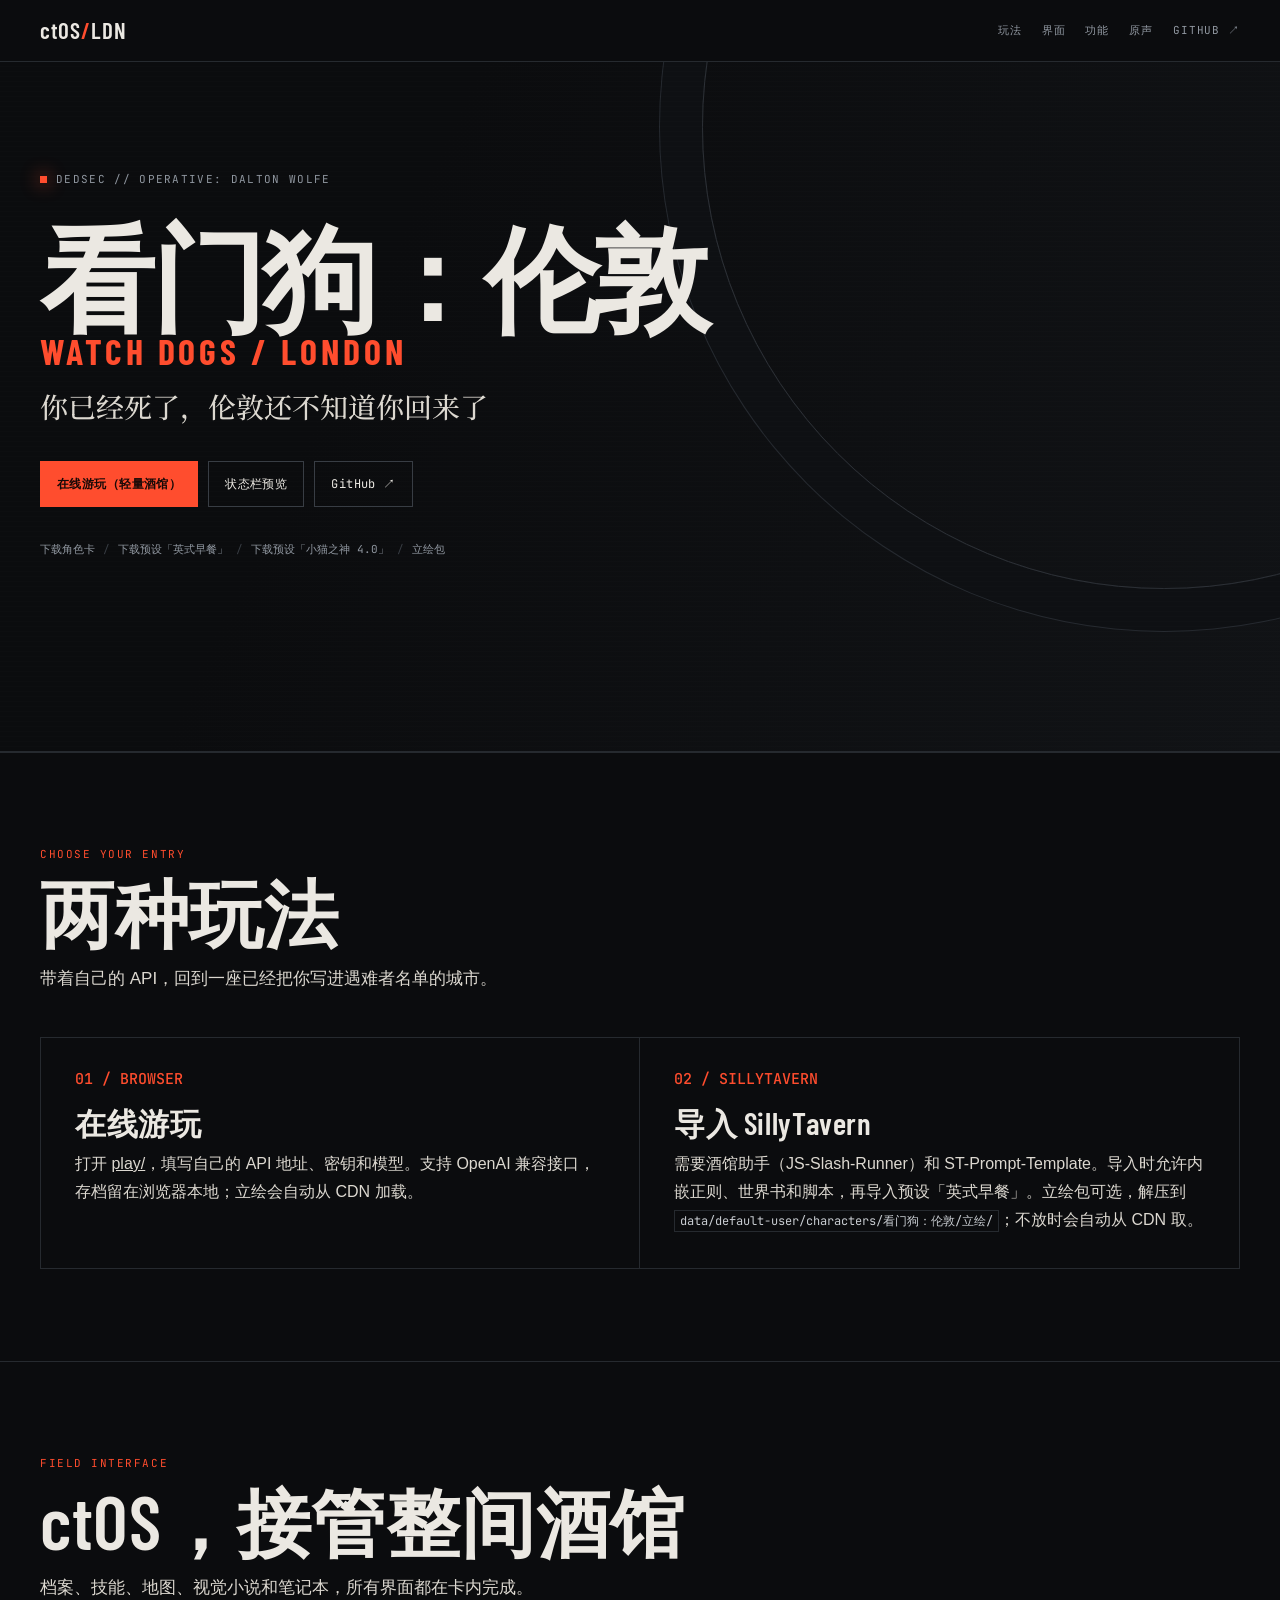
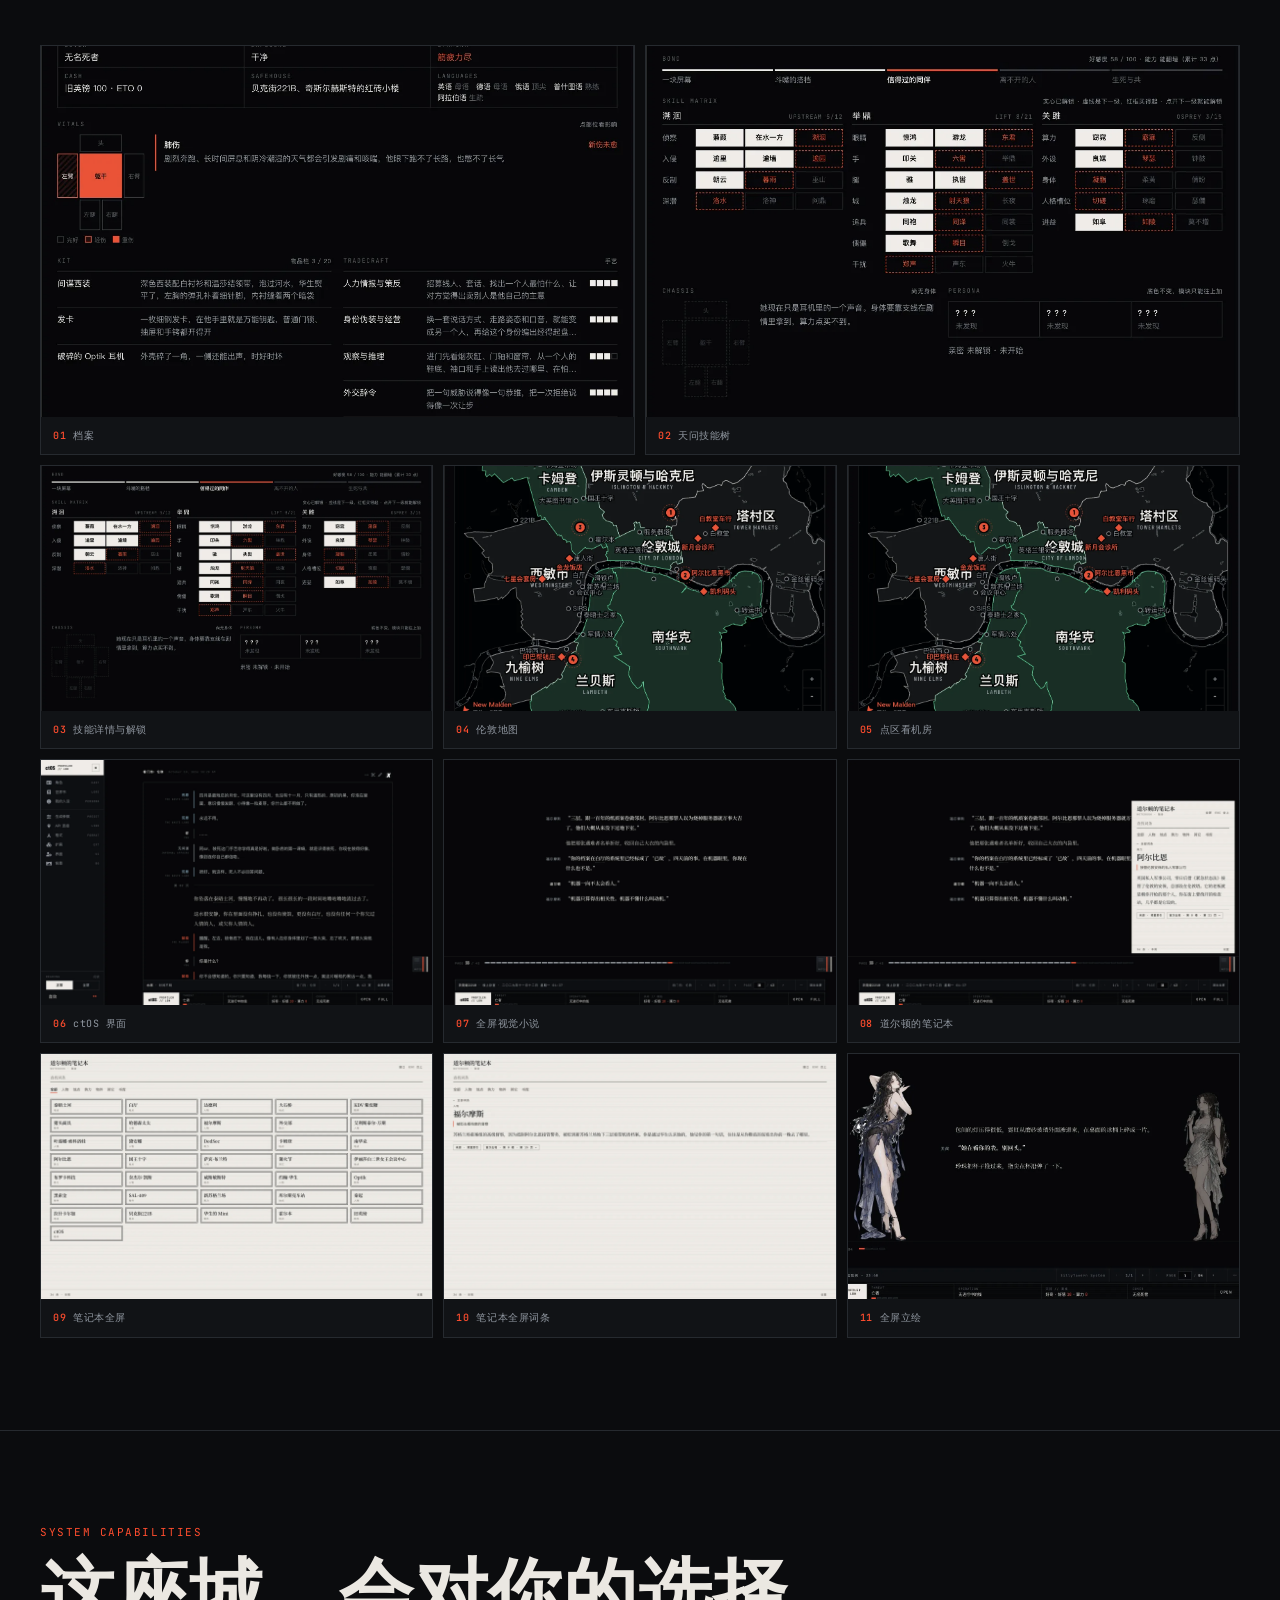
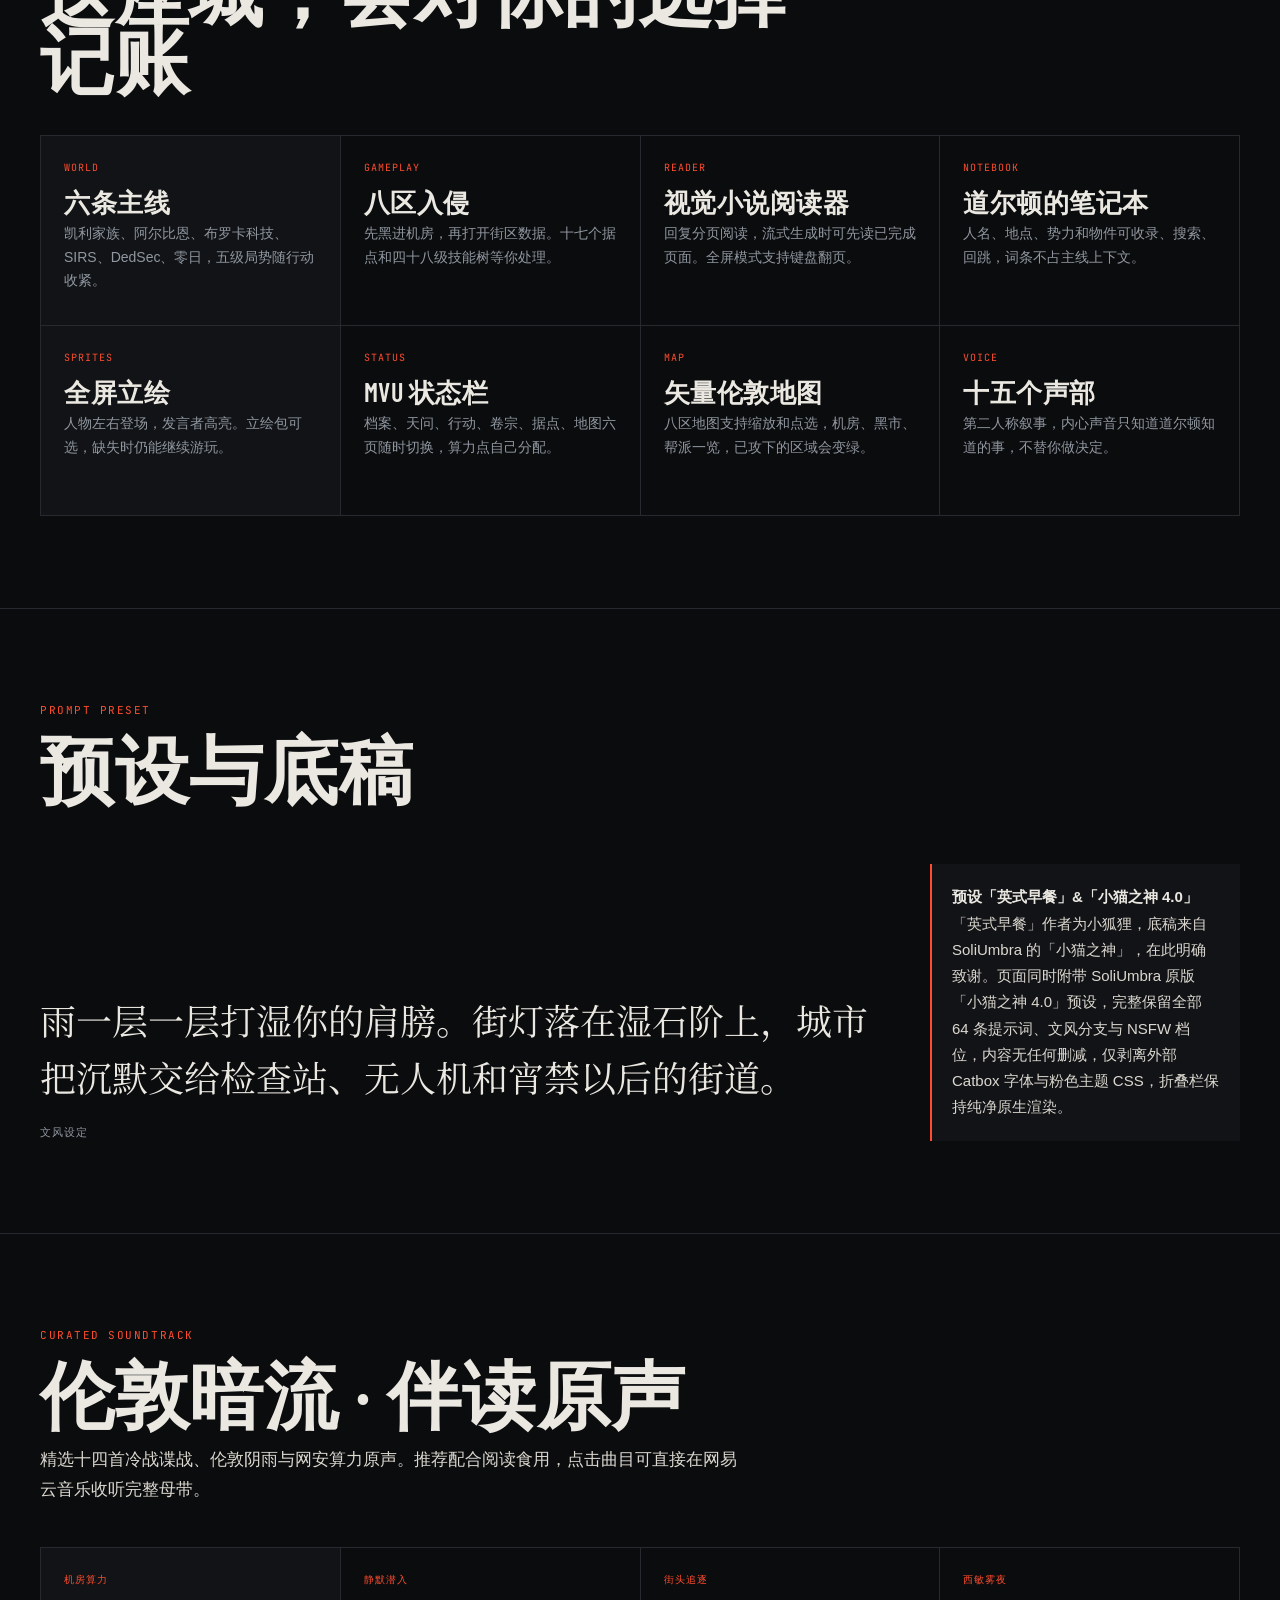
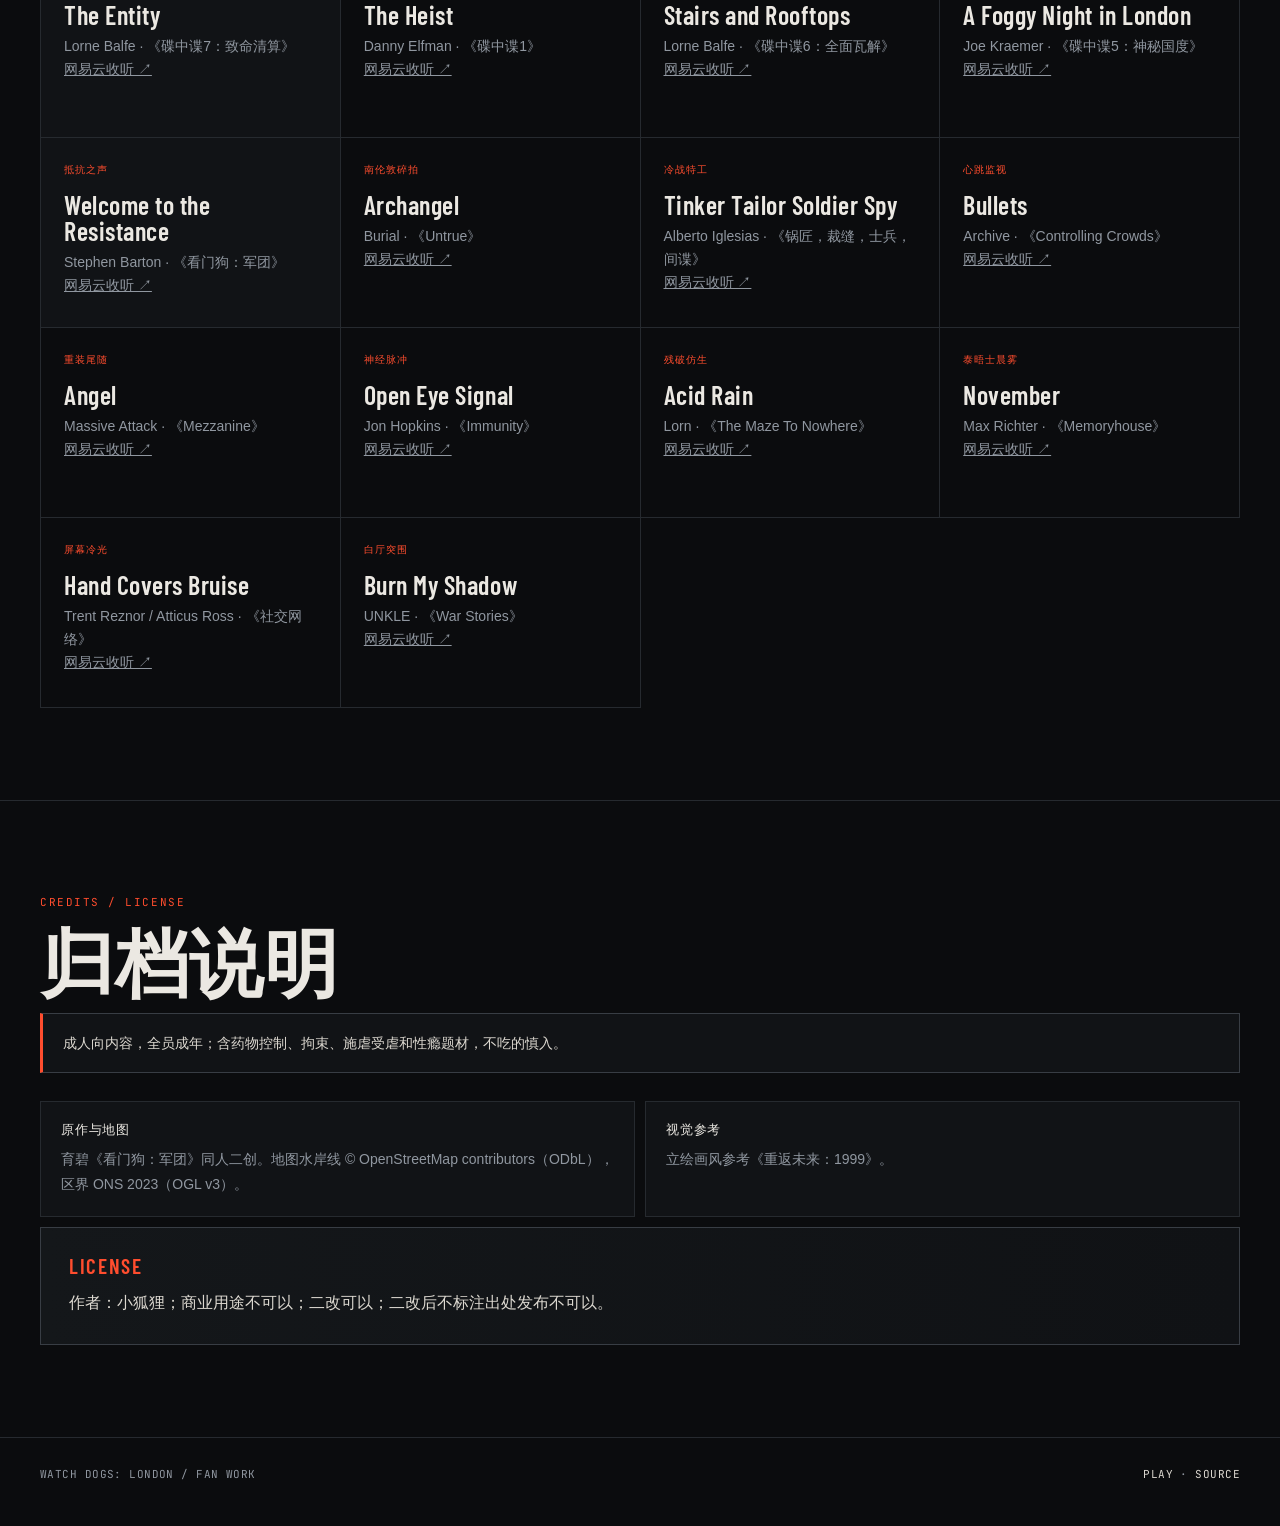
<file: index.html>
<!doctype html>
<html lang="zh-CN">
<head>
  <meta charset="utf-8">
  <meta name="viewport" content="width=device-width, initial-scale=1">
  <meta name="description" content="《看门狗：伦敦》角色卡。死去的特工回到一座不知道他还活着的城市。">
  <title>看门狗：伦敦</title>
  <link rel="preconnect" href="https://fonts.googleapis.com">
  <link rel="preconnect" href="https://fonts.gstatic.com" crossorigin>
  <link href="fonts/ctos.css" rel="stylesheet">
  <link href="https://fonts.googleapis.com/css2?family=Noto+Serif+SC:wght@400;500;600&display=swap" rel="stylesheet">
  <style>
    :root{--bg:#0b0c0e;--panel:#111316;--panel-hi:#171a1e;--line:#262a2f;--line-hi:#383d44;--ink:#ebe8e2;--prose:#dcd8d0;--mute:#9097a0;--accent:#ff4d2e;--max:1200px}
    *{box-sizing:border-box}html{scroll-behavior:smooth}body{margin:0;background:var(--bg);color:var(--prose);font:16px/1.75 -apple-system,BlinkMacSystemFont,"PingFang SC","Noto Sans SC","Microsoft YaHei",sans-serif}a{color:inherit}a:focus-visible{outline:2px solid var(--accent);outline-offset:4px}::selection{background:var(--accent);color:#fff}
    .frame{width:min(var(--max),calc(100% - 40px));margin:auto}.mono,.eyebrow,.nav a,.button,.meta,.gallery figcaption,.tag{font-family:"JetBrains Mono",monospace}.eyebrow{margin:0 0 14px;color:var(--accent);font-size:11px;letter-spacing:.14em;text-transform:uppercase}.section{padding:92px 0;border-top:1px solid var(--line)}.section h2{max-width:760px;margin:0 0 18px;color:var(--ink);font:600 clamp(42px,7vw,74px)/.92 "Barlow Condensed","PingFang SC",sans-serif;letter-spacing:.01em}.intro{max-width:700px;margin:0;color:var(--prose);font-size:17px}
    .site-head{height:62px;border-bottom:1px solid var(--line);display:flex;align-items:center}.site-head .frame{display:flex;align-items:center;justify-content:space-between;gap:20px}.wordmark{color:var(--ink);font:600 23px/1 "Barlow Condensed","PingFang SC",sans-serif;letter-spacing:.045em;text-decoration:none}.wordmark i{color:var(--accent);font-style:normal}.nav{display:flex;gap:20px;align-items:center}.nav a{color:var(--mute);font-size:11px;letter-spacing:.08em;text-decoration:none}.nav a:hover{color:var(--ink)}
    .hero{position:relative;overflow:hidden;min-height:690px;border-bottom:1px solid var(--line);background:linear-gradient(115deg,#0b0c0e 30%,#111316 100%)}.hero:before{position:absolute;content:"";width:72vw;height:72vw;right:-27vw;top:-31vw;border:1px solid #2c3036;border-radius:50%;box-shadow:0 0 0 42px #0e1013,0 0 0 43px #25292f}.hero:after{position:absolute;content:"";width:100%;height:100%;inset:0;background:repeating-linear-gradient(0deg,transparent 0 4px,rgba(255,255,255,.018) 5px);pointer-events:none}.hero-inner{position:relative;z-index:1;padding:112px 0 84px}.system{display:flex;align-items:center;gap:9px;color:var(--mute);font:11px/1 "JetBrains Mono",monospace;letter-spacing:.12em}.system b{display:block;width:7px;height:7px;background:var(--accent);box-shadow:0 0 18px var(--accent)}h1{margin:36px 0 14px;color:var(--ink);font:700 clamp(48px,9vw,132px)/.95 "Barlow Condensed","PingFang SC",sans-serif;letter-spacing:-.035em;white-space:nowrap}h1 span{display:block;color:var(--accent);font-size:.31em;letter-spacing:.11em;line-height:1.15}.pitch{max-width:480px;margin:0 0 35px;color:var(--prose);font:500 clamp(19px,2.4vw,28px)/1.45 "Noto Serif SC",serif}.actions{display:flex;flex-wrap:wrap;gap:10px}.button{display:inline-flex;align-items:center;justify-content:center;min-height:46px;padding:10px 16px;border:1px solid var(--line-hi);color:var(--ink);font-size:12px;letter-spacing:.035em;text-decoration:none;transition:background .18s,border-color .18s,transform .18s}.button:hover{border-color:var(--ink);background:var(--panel-hi)}.button:active{transform:translateY(1px)}.button.primary{border-color:var(--accent);background:var(--accent);color:#170907;font-weight:600}.button.primary:hover{background:#ff6348;border-color:#ff6348}.download-row{display:flex;flex-wrap:wrap;gap:8px;margin-top:34px}.download-row a{color:var(--mute);font:11px/1.5 "JetBrains Mono",monospace;text-decoration:none}.download-row a:hover{color:var(--ink)}.download-row a+a:before{content:"/";margin-right:8px;color:var(--line-hi)}
    .ways{display:grid;grid-template-columns:1fr 1fr;border:1px solid var(--line);margin-top:43px}.way{padding:34px;border-right:1px solid var(--line)}.way:last-child{border:0}.way .num{color:var(--accent);font:500 15px/1 "JetBrains Mono",monospace}.way h3,.feature h3{margin:20px 0 12px;color:var(--ink);font:600 31px/1 "Barlow Condensed","PingFang SC",sans-serif;letter-spacing:.02em}.way p{margin:0;color:var(--prose)}code{padding:2px 5px;border:1px solid var(--line);background:#0b0c0e;color:#c9cdd2;font:12px/1.5 "JetBrains Mono",monospace;overflow-wrap:anywhere}.note{margin-top:16px;color:var(--mute);font-size:14px}
    .gallery{display:grid;grid-template-columns:repeat(12,1fr);gap:10px;margin-top:42px}.gallery figure{grid-column:span 4;min-width:0;margin:0;border:1px solid var(--line);background:var(--panel)}.gallery figure:nth-child(1),.gallery figure:nth-child(2){grid-column:span 6}.gallery a{display:block;overflow:hidden;background:#090a0c}.gallery img{display:block;width:100%;aspect-ratio:16/10;object-fit:cover;filter:saturate(.82) contrast(1.04);transition:filter .25s,transform .35s}.gallery a:hover img{filter:saturate(1);transform:scale(1.025)}.gallery figcaption{padding:10px 12px;color:var(--mute);font-size:10px;letter-spacing:.055em}.gallery figcaption b{margin-right:7px;color:var(--accent);font-weight:500}
    .features{display:grid;grid-template-columns:repeat(4,1fr);gap:0;margin-top:43px;border-top:1px solid var(--line);border-left:1px solid var(--line)}.feature{min-height:190px;padding:23px;border-right:1px solid var(--line);border-bottom:1px solid var(--line)}.feature:nth-child(1),.feature:nth-child(5){background:var(--panel)}.feature .tag{color:var(--accent);font-size:10px;letter-spacing:.1em}.feature h3{margin:13px 0 7px;font-size:26px}.feature p{margin:0;color:var(--mute);font-size:14px;line-height:1.65}
    .quote-block{display:grid;grid-template-columns:minmax(0,1fr) 310px;gap:50px;align-items:end;padding:44px 0 0}.quote{margin:0;color:var(--ink);font:400 clamp(22px,3vw,36px)/1.6 "Noto Serif SC",serif}.quote cite{display:block;margin-top:18px;color:var(--mute);font:11px/1.5 "JetBrains Mono",monospace;font-style:normal;letter-spacing:.08em}.preset-note{margin:0;padding:20px;border-left:2px solid var(--accent);background:var(--panel);color:var(--prose);font-size:15px}.preset-note strong{color:var(--ink)}
    .notice{padding:17px 20px;border:1px solid var(--line-hi);border-left:3px solid var(--accent);background:var(--panel);color:var(--prose);font-size:14px}.credits{display:grid;grid-template-columns:1fr 1fr;gap:10px;margin-top:28px}.credit{padding:20px;border:1px solid var(--line);background:var(--panel)}.credit h3{margin:0 0 8px;color:var(--ink);font:500 13px/1.3 "JetBrains Mono",monospace;letter-spacing:.06em}.credit p{margin:0;color:var(--mute);font-size:14px}.license{margin-top:10px;padding:27px 28px;border:1px solid var(--line-hi);background:linear-gradient(90deg,#14171a,#101215)}.license h3{margin:0 0 13px;color:var(--accent);font:600 21px/1 "Barlow Condensed","PingFang SC",sans-serif;letter-spacing:.08em}.license p{margin:0;color:var(--prose)}
    footer{padding:28px 0 42px;border-top:1px solid var(--line);color:var(--mute);font:11px/1.6 "JetBrains Mono",monospace;letter-spacing:.04em}footer .frame{display:flex;justify-content:space-between;gap:20px}footer a{color:var(--prose);text-decoration:none}footer a:hover{color:var(--accent)}
    @media (max-width:760px){.frame{width:min(100% - 32px,var(--max))}.nav{gap:13px}.nav a:not(:last-child){display:none}.hero{min-height:620px}.hero-inner{padding:82px 0 62px}h1{margin-top:31px;font-size:13.5vw;line-height:.98}.pitch{font-size:19px}.section{padding:66px 0}.section h2{font-size:52px}.ways,.quote-block,.credits{grid-template-columns:1fr}.way{padding:27px;border-right:0;border-bottom:1px solid var(--line)}.way:last-child{border-bottom:0}.gallery{grid-template-columns:1fr 1fr;gap:8px}.gallery figure,.gallery figure:nth-child(1),.gallery figure:nth-child(2){grid-column:span 1}.gallery figure:nth-child(1){grid-column:span 2}.gallery figcaption{padding:8px;font-size:9px}.features{grid-template-columns:1fr 1fr}.feature{min-height:174px;padding:17px}.feature h3{font-size:23px}.quote-block{gap:25px;padding-top:32px}.actions .button.primary{width:100%}.download-row{margin-top:23px}.download-row a+a:before{content:"";margin:0}.download-row a{width:100%}footer .frame{display:block}footer span{display:block;margin-top:7px}}
    @media (prefers-reduced-motion:reduce){html{scroll-behavior:auto}.button,.gallery img{transition:none}}
  </style>
</head>
<body>
  <header class="site-head"><div class="frame"><a class="wordmark" href="#top">ctOS<i>/</i>LDN</a><nav class="nav" aria-label="页面导航"><a href="#ways">玩法</a><a href="#gallery">界面</a><a href="#features">功能</a><a href="#soundtrack">原声</a><a href="https://github.com/feihu-lgtm/watchdogs-london">GITHUB ↗</a></nav></div></header>
  <main id="top">
    <section class="hero"><div class="frame hero-inner"><div class="system"><b></b>DEDSEC // OPERATIVE: DALTON WOLFE</div><h1>看门狗：伦敦<span>WATCH DOGS / LONDON</span></h1><p class="pitch">你已经死了，伦敦还不知道你回来了</p><div class="actions"><a class="button primary" href="play/">在线游玩（轻量酒馆）</a><a class="button" href="demo/status.html">状态栏预览</a><a class="button" href="https://github.com/feihu-lgtm/watchdogs-london">GitHub ↗</a></div><div class="download-row" aria-label="下载资源"><a href="下载/看门狗伦敦.png" download>下载角色卡</a><a href="下载/英式早餐_看门狗专属预设.json" download>下载预设「英式早餐」</a><a href="下载/【小猫之神】4.0.json" download>下载预设「小猫之神 4.0」</a><a href="下载/看门狗伦敦_立绘包.zip" download>立绘包</a></div></div></section>
    <section class="section" id="ways"><div class="frame"><p class="eyebrow">CHOOSE YOUR ENTRY</p><h2>两种玩法</h2><p class="intro">带着自己的 API，回到一座已经把你写进遇难者名单的城市。</p><div class="ways"><article class="way"><div class="num">01 / BROWSER</div><h3>在线游玩</h3><p>打开 <a href="play/">play/</a>，填写自己的 API 地址、密钥和模型。支持 OpenAI 兼容接口，存档留在浏览器本地；立绘会自动从 CDN 加载。</p></article><article class="way"><div class="num">02 / SILLYTAVERN</div><h3>导入 SillyTavern</h3><p>需要酒馆助手（JS-Slash-Runner）和 ST-Prompt-Template。导入时允许内嵌正则、世界书和脚本，再导入预设「英式早餐」。立绘包可选，解压到 <code>data/default-user/characters/看门狗：伦敦/立绘/</code>；不放时会自动从 CDN 取。</p></article></div></div></section>
    <section class="section" id="gallery"><div class="frame"><p class="eyebrow">FIELD INTERFACE</p><h2>ctOS，接管整间酒馆</h2><p class="intro">档案、技能、地图、视觉小说和笔记本，所有界面都在卡内完成。</p><div class="gallery">
      <figure><a href="截图/1_档案.webp"><img src="截图/1_档案.webp" alt="角色档案界面" loading="lazy"></a><figcaption><b>01</b>档案</figcaption></figure>
      <figure><a href="截图/2_天问技能树.webp"><img src="截图/2_天问技能树.webp" alt="天问技能树" loading="lazy"></a><figcaption><b>02</b>天问技能树</figcaption></figure>
      <figure><a href="截图/3_技能详情与解锁.webp"><img src="截图/3_技能详情与解锁.webp" alt="技能详情与解锁界面" loading="lazy"></a><figcaption><b>03</b>技能详情与解锁</figcaption></figure>
      <figure><a href="截图/4_伦敦地图.webp"><img src="截图/4_伦敦地图.webp" alt="伦敦地图" loading="lazy"></a><figcaption><b>04</b>伦敦地图</figcaption></figure>
      <figure><a href="截图/5_点区看机房.webp"><img src="截图/5_点区看机房.webp" alt="点选区域查看机房" loading="lazy"></a><figcaption><b>05</b>点区看机房</figcaption></figure>
      <figure><a href="截图/6_ctOS界面.webp"><img src="截图/6_ctOS界面.webp" alt="ctOS 阅读器界面" loading="lazy"></a><figcaption><b>06</b>ctOS 界面</figcaption></figure>
      <figure><a href="截图/7_全屏视觉小说.webp"><img src="截图/7_全屏视觉小说.webp" alt="全屏视觉小说模式" loading="lazy"></a><figcaption><b>07</b>全屏视觉小说</figcaption></figure>
      <figure><a href="截图/8_道尔顿的笔记本.webp"><img src="截图/8_道尔顿的笔记本.webp" alt="道尔顿的笔记本" loading="lazy"></a><figcaption><b>08</b>道尔顿的笔记本</figcaption></figure>
      <figure><a href="截图/9_笔记本全屏.webp"><img src="截图/9_笔记本全屏.webp" alt="全屏笔记本" loading="lazy"></a><figcaption><b>09</b>笔记本全屏</figcaption></figure>
      <figure><a href="截图/10_笔记本全屏_词条.webp"><img src="截图/10_笔记本全屏_词条.webp" alt="笔记本词条界面" loading="lazy"></a><figcaption><b>10</b>笔记本全屏词条</figcaption></figure>
      <figure><a href="截图/11_全屏立绘.webp"><img src="截图/11_全屏立绘.webp" alt="全屏立绘模式" loading="lazy"></a><figcaption><b>11</b>全屏立绘</figcaption></figure>
    </div></div></section>
    <section class="section" id="features"><div class="frame"><p class="eyebrow">SYSTEM CAPABILITIES</p><h2>这座城，会对你的选择记账</h2><div class="features"><article class="feature"><div class="tag">WORLD</div><h3>六条主线</h3><p>凯利家族、阿尔比恩、布罗卡科技、SIRS、DedSec、零日，五级局势随行动收紧。</p></article><article class="feature"><div class="tag">GAMEPLAY</div><h3>八区入侵</h3><p>先黑进机房，再打开街区数据。十七个据点和四十八级技能树等你处理。</p></article><article class="feature"><div class="tag">READER</div><h3>视觉小说阅读器</h3><p>回复分页阅读，流式生成时可先读已完成页面。全屏模式支持键盘翻页。</p></article><article class="feature"><div class="tag">NOTEBOOK</div><h3>道尔顿的笔记本</h3><p>人名、地点、势力和物件可收录、搜索、回跳，词条不占主线上下文。</p></article><article class="feature"><div class="tag">SPRITES</div><h3>全屏立绘</h3><p>人物左右登场，发言者高亮。立绘包可选，缺失时仍能继续游玩。</p></article><article class="feature"><div class="tag">STATUS</div><h3>MVU 状态栏</h3><p>档案、天问、行动、卷宗、据点、地图六页随时切换，算力点自己分配。</p></article><article class="feature"><div class="tag">MAP</div><h3>矢量伦敦地图</h3><p>八区地图支持缩放和点选，机房、黑市、帮派一览，已攻下的区域会变绿。</p></article><article class="feature"><div class="tag">VOICE</div><h3>十五个声部</h3><p>第二人称叙事，内心声音只知道道尔顿知道的事，不替你做决定。</p></article></div></div></section>
    <section class="section"><div class="frame"><p class="eyebrow">PROMPT PRESET</p><h2>预设与底稿</h2><div class="quote-block"><blockquote class="quote">雨一层一层打湿你的肩膀。街灯落在湿石阶上，城市把沉默交给检查站、无人机和宵禁以后的街道。<cite>文风设定</cite></blockquote><p class="preset-note"><strong>预设「英式早餐」&amp;「小猫之神 4.0」</strong><br>「英式早餐」作者为小狐狸，底稿来自 SoliUmbra 的「小猫之神」，在此明确致谢。页面同时附带 SoliUmbra 原版「小猫之神 4.0」预设，完整保留全部 64 条提示词、文风分支与 NSFW 档位，内容无任何删减，仅剥离外部 Catbox 字体与粉色主题 CSS，折叠栏保持纯净原生渲染。</p></div></div></section>
    <section class="section" id="soundtrack"><div class="frame"><p class="eyebrow">CURATED SOUNDTRACK</p><h2>伦敦暗流 · 伴读原声</h2><p class="intro">精选十四首冷战谍战、伦敦阴雨与网安算力原声。推荐配合阅读食用，点击曲目可直接在网易云音乐收听完整母带。</p><div class="features" style="grid-template-columns:repeat(auto-fill, minmax(280px, 1fr))">
      <article class="feature"><div class="tag">机房算力</div><h3>The Entity</h3><p>Lorne Balfe · 《碟中谍7：致命清算》<br><a href="https://music.163.com/#/song?id=2059054982" target="_blank" rel="noopener">网易云收听 ↗</a></p></article>
      <article class="feature"><div class="tag">静默潜入</div><h3>The Heist</h3><p>Danny Elfman · 《碟中谍1》<br><a href="https://music.163.com/#/song?id=473187110" target="_blank" rel="noopener">网易云收听 ↗</a></p></article>
      <article class="feature"><div class="tag">街头追逐</div><h3>Stairs and Rooftops</h3><p>Lorne Balfe · 《碟中谍6：全面瓦解》<br><a href="https://music.163.com/#/song?id=1294165108" target="_blank" rel="noopener">网易云收听 ↗</a></p></article>
      <article class="feature"><div class="tag">西敏雾夜</div><h3>A Foggy Night in London</h3><p>Joe Kraemer · 《碟中谍5：神秘国度》<br><a href="https://music.163.com/#/song?id=33728269" target="_blank" rel="noopener">网易云收听 ↗</a></p></article>
      <article class="feature"><div class="tag">抵抗之声</div><h3>Welcome to the Resistance</h3><p>Stephen Barton · 《看门狗：军团》<br><a href="https://music.163.com/#/song?id=1803518592" target="_blank" rel="noopener">网易云收听 ↗</a></p></article>
      <article class="feature"><div class="tag">南伦敦碎拍</div><h3>Archangel</h3><p>Burial · 《Untrue》<br><a href="https://music.163.com/#/song?id=16640371" target="_blank" rel="noopener">网易云收听 ↗</a></p></article>
      <article class="feature"><div class="tag">冷战特工</div><h3>Tinker Tailor Soldier Spy</h3><p>Alberto Iglesias · 《锅匠，裁缝，士兵，间谍》<br><a href="https://music.163.com/#/song?id=990303" target="_blank" rel="noopener">网易云收听 ↗</a></p></article>
      <article class="feature"><div class="tag">心跳监视</div><h3>Bullets</h3><p>Archive · 《Controlling Crowds》<br><a href="https://music.163.com/#/song?id=3884715" target="_blank" rel="noopener">网易云收听 ↗</a></p></article>
      <article class="feature"><div class="tag">重装尾随</div><h3>Angel</h3><p>Massive Attack · 《Mezzanine》<br><a href="https://music.163.com/#/song?id=21252137" target="_blank" rel="noopener">网易云收听 ↗</a></p></article>
      <article class="feature"><div class="tag">神经脉冲</div><h3>Open Eye Signal</h3><p>Jon Hopkins · 《Immunity》<br><a href="https://music.163.com/#/song?id=26321472" target="_blank" rel="noopener">网易云收听 ↗</a></p></article>
      <article class="feature"><div class="tag">残破仿生</div><h3>Acid Rain</h3><p>Lorn · 《The Maze To Nowhere》<br><a href="https://music.163.com/#/song?id=1497854235" target="_blank" rel="noopener">网易云收听 ↗</a></p></article>
      <article class="feature"><div class="tag">泰晤士晨雾</div><h3>November</h3><p>Max Richter · 《Memoryhouse》<br><a href="https://music.163.com/#/song?id=16964075" target="_blank" rel="noopener">网易云收听 ↗</a></p></article>
      <article class="feature"><div class="tag">屏幕冷光</div><h3>Hand Covers Bruise</h3><p>Trent Reznor / Atticus Ross · 《社交网络》<br><a href="https://music.163.com/#/song?id=1061850" target="_blank" rel="noopener">网易云收听 ↗</a></p></article>
      <article class="feature"><div class="tag">白厅突围</div><h3>Burn My Shadow</h3><p>UNKLE · 《War Stories》<br><a href="https://music.163.com/#/song?id=21986980" target="_blank" rel="noopener">网易云收听 ↗</a></p></article>
    </div></div></section>
    <section class="section"><div class="frame"><p class="eyebrow">CREDITS / LICENSE</p><h2>归档说明</h2><div class="notice">成人向内容，全员成年；含药物控制、拘束、施虐受虐和性瘾题材，不吃的慎入。</div><div class="credits"><article class="credit"><h3>原作与地图</h3><p>育碧《看门狗：军团》同人二创。地图水岸线 © OpenStreetMap contributors（ODbL），区界 ONS 2023（OGL v3）。</p></article><article class="credit"><h3>视觉参考</h3><p>立绘画风参考《重返未来：1999》。</p></article></div><div class="license"><h3>LICENSE</h3><p>作者：小狐狸；商业用途不可以；二改可以；二改后不标注出处发布不可以。</p></div></div></section>
  </main>
  <footer><div class="frame"><span>WATCH DOGS: LONDON / FAN WORK</span><span><a href="play/">PLAY</a> · <a href="https://github.com/feihu-lgtm/watchdogs-london">SOURCE</a></span></div></footer>
</body>
</html>
</file>
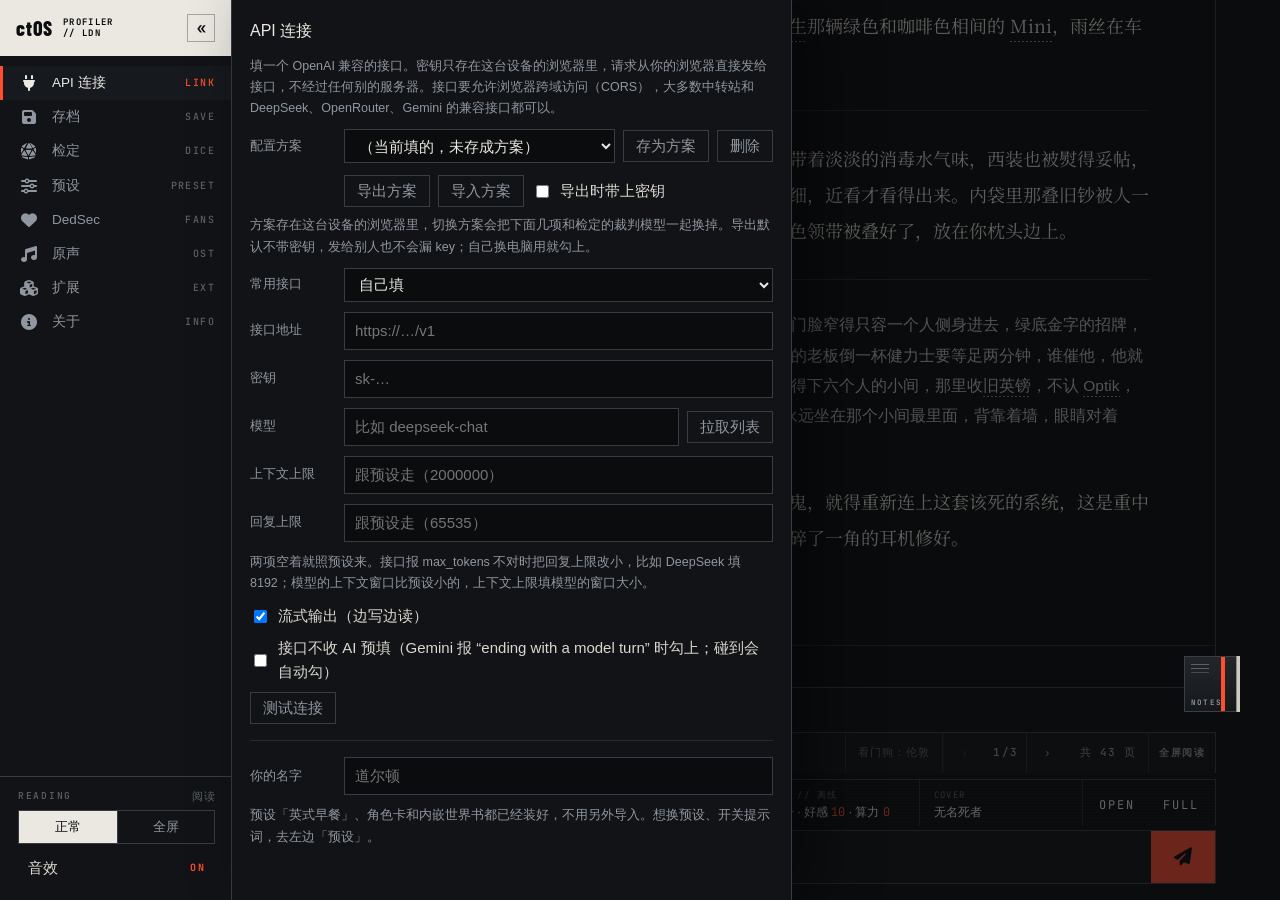
<file: play/index.html>
<!doctype html>
<html lang="zh-CN">
<head>
<meta charset="utf-8">
<meta name="viewport" content="width=device-width, initial-scale=1, viewport-fit=cover">
<title>看门狗：伦敦 · 轻量酒馆</title>
<meta name="description" content="《看门狗：伦敦》角色卡的网页版：填上自己的 API 就能在浏览器里玩，存档留在本机。">
<link rel="stylesheet" href="https://cdn.jsdelivr.net/npm/@fortawesome/fontawesome-free@6.5.2/css/all.min.css">
<link rel="stylesheet" href="tavern.css?v=20261011c">
</head>
<body class="ctos">
<div id="top-settings-holder">
  <div class="drawer" id="lt-api" style="--zh:'API 连接';--code:'LINK'">
    <div class="drawer-toggle"><div class="drawer-icon fa-solid fa-plug"></div></div>
    <div class="drawer-content">
      <h3>API 连接</h3>
      <p class="lt-note">填一个 OpenAI 兼容的接口。密钥只存在这台设备的浏览器里，请求从你的浏览器直接发给接口，不经过任何别的服务器。接口要允许浏览器跨域访问（CORS），大多数中转站和 DeepSeek、OpenRouter、Gemini 的兼容接口都可以。</p>
      <div class="lt-row"><span>配置方案</span>
        <div class="lt-inline"><select id="lt-prof" class="text_pole"><option value="">（当前填的，未存成方案）</option></select><button type="button" class="menu_button" id="lt-prof-save">存为方案</button><button type="button" class="menu_button" id="lt-prof-del">删除</button></div>
      </div>
      <div class="lt-inline lt-prof-io"><button type="button" class="menu_button" id="lt-prof-export">导出方案</button><button type="button" class="menu_button" id="lt-prof-import">导入方案</button><label class="checkbox_label"><input type="checkbox" id="lt-prof-key"><span>导出时带上密钥</span></label><input type="file" id="lt-prof-file" accept=".json" hidden></div>
      <p class="lt-note">方案存在这台设备的浏览器里，切换方案会把下面几项和检定的裁判模型一起换掉。导出默认不带密钥，发给别人也不会漏 key；自己换电脑用就勾上。</p>
      <label class="lt-row"><span>常用接口</span>
        <select id="lt-provider" class="text_pole">
          <option value="">自己填</option>
          <option value="https://api.deepseek.com/v1">DeepSeek</option>
          <option value="https://openrouter.ai/api/v1">OpenRouter</option>
          <option value="https://generativelanguage.googleapis.com/v1beta/openai">Gemini（OpenAI 兼容）</option>
          <option value="https://api.openai.com/v1">OpenAI</option>
          <option value="https://dashscope.aliyuncs.com/compatible-mode/v1">通义千问（百炼）</option>
        </select>
      </label>
      <label class="lt-row"><span>接口地址</span><input id="lt-url" class="text_pole" type="url" placeholder="https://…/v1" autocomplete="off"></label>
      <label class="lt-row"><span>密钥</span><input id="lt-key" class="text_pole" type="password" placeholder="sk-…" autocomplete="off"></label>
      <div class="lt-row"><span>模型</span>
        <div class="lt-inline"><input id="lt-model" class="text_pole" list="lt-models" placeholder="比如 deepseek-chat" autocomplete="off"><datalist id="lt-models"></datalist><button type="button" class="menu_button" id="lt-fetch">拉取列表</button></div>
      </div>
      <label class="lt-row"><span>上下文上限</span><input id="lt-ctx" class="text_pole" type="number" min="4000" step="1000" placeholder="跟预设走"></label>
      <label class="lt-row"><span>回复上限</span><input id="lt-max" class="text_pole" type="number" min="256" step="256" placeholder="跟预设走"></label>
      <p class="lt-note">两项空着就照预设来。接口报 max_tokens 不对时把回复上限改小，比如 DeepSeek 填 8192；模型的上下文窗口比预设小的，上下文上限填模型的窗口大小。</p>
      <label class="checkbox_label"><input type="checkbox" id="lt-stream"><span>流式输出（边写边读）</span></label>
      <label class="checkbox_label"><input type="checkbox" id="lt-noprefill"><span>接口不收 AI 预填（Gemini 报 “ending with a model turn” 时勾上；碰到会自动勾）</span></label>
      <div class="lt-inline"><button type="button" class="menu_button" id="lt-test">测试连接</button><span id="lt-status" class="lt-note"></span></div>
      <hr>
      <label class="lt-row"><span>你的名字</span><input id="lt-user" class="text_pole" placeholder="道尔顿"></label>
      <p class="lt-note">预设「英式早餐」、角色卡和内嵌世界书都已经装好，不用另外导入。想换预设、开关提示词，去左边「预设」。</p>
    </div>
  </div>
  <div class="drawer" id="lt-saves" style="--zh:'存档';--code:'SAVE'">
    <div class="drawer-toggle"><div class="drawer-icon fa-solid fa-floppy-disk"></div></div>
    <div class="drawer-content">
      <h3>存档</h3>
      <p class="lt-note">每一轮都会自动存进这台设备的浏览器，只要不清浏览器数据，下面这些存档一直都在。换设备或者怕丢，就导出带走：单局导出成 .jsonl，SillyTavern 也能读；「备份全部」把所有存档打成一个文件，换台电脑用「恢复备份」一次导回来。</p>
      <div class="lt-inline"><button type="button" class="menu_button" id="lt-new">新开一局</button><button type="button" class="menu_button" id="lt-export">导出当前</button><button type="button" class="menu_button" id="lt-import">导入 .jsonl</button><input type="file" id="lt-file" accept=".jsonl,.json" hidden></div>
      <div class="lt-inline lt-gap"><button type="button" class="menu_button" id="lt-backup">备份全部</button><button type="button" class="menu_button" id="lt-restore">恢复备份</button><input type="file" id="lt-bfile" accept=".json" hidden></div>
      <div id="lt-list"></div>
    </div>
  </div>
  <div class="drawer" id="lt-dice" style="--zh:'检定';--code:'DICE'">
    <div class="drawer-toggle"><div class="drawer-icon fa-solid fa-dice-d20"></div></div>
    <div class="drawer-content">
      <h3>跑团检定</h3>
      <p class="lt-note">你每发一句，先让裁判看这一步要不要掷骰：撬锁、潜入、搏斗、说服、让天问入侵这类成败难料的事才掷，闲聊、走路、亲热不掷。要掷就从道尔顿的技能或天问的技能线里挑一项，按熟练程度和难度算成功率，浏览器掷一个 d100，结果附在你这句话后面交给写作模型，正文照结果写。</p>
      <label class="checkbox_label"><input type="checkbox" id="lt-ck-on"><span>开启跑团检定</span></label>
      <label class="checkbox_label"><input type="checkbox" id="lt-ck-anim"><span>掷骰动画（关掉只在你的发言下面留一张检定卡）</span></label>
      <label class="checkbox_label"><input type="checkbox" id="lt-ck-reroll"><span>重新生成时重掷（默认沿用同一个结果，免得刷骰）</span></label>
      <label class="lt-row"><span>裁判模型</span><input id="lt-ck-model" class="text_pole" list="lt-models" placeholder="空着就用上面那个模型" autocomplete="off"></label>
      <p class="lt-note">裁判每轮只多一次很短的请求。想省钱省时间可以填一个便宜的小模型，同一个接口里的就行。</p>
      <div class="lt-ck-table">
        <div><b>道尔顿</b><span>生疏 20 · 熟练 45 · 精通 65 · 顶尖 80 · 母语 90</span></div>
        <div><b>天问</b><span>未解锁 做不到 · 一级 50 · 二级 70 · 三级 85</span></div>
        <div><b>难度</b><span>简单 +20 · 普通 ±0 · 困难 −20 · 极难 −40；伤势、工具这类情境再 ±20 以内</span></div>
        <div><b>结果</b><span>掷出 ≤ 成功率的五分之一 大成功 · ≤ 成功率 成功 · 超出 10 以内 代价成功 · 再高 失败 · 96 以上 大失败</span></div>
      </div>
    </div>
  </div>
  <div class="drawer" id="lt-presets" style="--zh:'预设';--code:'PRESET'">
    <div class="drawer-toggle"><div class="drawer-icon fa-solid fa-sliders"></div></div>
    <div class="drawer-content">
      <h3>预设</h3>
      <p class="lt-note">内置两份：本卡专属的「英式早餐」和它的底稿「小猫之神 4.0」。也可以导入 SillyTavern 导出的预设 .json。下面逐条开关提示词，改动只记在这台设备上，不动原文件；「导出当前」会把开关写进去，导回 SillyTavern 也是同一套。</p>
      <div class="lt-row"><span>当前预设</span><select id="lt-preset" class="text_pole"></select></div>
      <div class="lt-inline"><button type="button" class="menu_button" id="lt-preset-import">导入预设</button><button type="button" class="menu_button" id="lt-preset-export">导出当前</button><button type="button" class="menu_button" id="lt-preset-reset">恢复默认开关</button><button type="button" class="menu_button" id="lt-preset-del">删除</button><input type="file" id="lt-preset-file" accept=".json" hidden></div>
      <p class="lt-note lt-gap" id="lt-preset-n"></p>
      <p class="lt-note">标着「不要关」「别关」「勿删」的是骨架，关了会坏。文风、尺度这类「三选一」「二选一」的，同组只开一个。</p>
      <div id="lt-preset-list" class="lt-pp-list"></div>
    </div>
  </div>
  <div class="drawer" id="lt-dedsec" style="--zh:'DedSec';--code:'FANS'">
    <div class="drawer-toggle"><div class="drawer-icon fa-solid fa-heart"></div></div>
    <div class="drawer-content">
      <h3>DedSec · 粉丝与 DalPost</h3>
      <div id="lt-ds-panel"></div>
    </div>
  </div>
  <div class="drawer" id="lt-ost" style="--zh:'原声';--code:'OST';order:6">
    <div class="drawer-toggle"><div class="drawer-icon fa-solid fa-music"></div></div>
    <div class="drawer-content">
      <h3>伦敦暗流 · 伴读原声</h3>
      <p class="lt-note">精选十四首冷战谍战、伦敦阴雨与网安算力原声。支持输入任意音频直链在酒馆后台循环播放；点击曲目可直接在网易云收听完整高音质母带。下面还有环境氛围：画面上色、雨丝、雨声和城市底噪，可以和直链叠着放。</p>
      <div class="lt-ost-player">
        <audio id="lt-audio" loop></audio>
        <div class="lt-row"><span>音频直链</span><input id="lt-audio-url" class="text_pole" type="url" placeholder="贴入音频直链 (MP3/M4A/AAC)..." autocomplete="off"></div>
        <div class="lt-inline">
          <button type="button" class="menu_button" id="lt-audio-play">播放</button>
          <button type="button" class="menu_button" id="lt-audio-stop">停止</button>
          <label class="lt-audio-vol">音量 <input type="range" id="lt-audio-vol" min="0" max="1" step="0.05" value="0.5"></label>
        </div>
        <div id="lt-audio-status" class="lt-note lt-gap">当前未播放直链</div>
      </div>
      <hr>
      <div id="lt-amb-ui"></div>
      <hr>
      <h4>推荐曲目清单 (网易云音乐)</h4>
      <div id="lt-ost-list" class="lt-ost-list"></div>
    </div>
  </div>
  <div class="drawer" id="extensions-settings-button">
    <div class="drawer-toggle"><div class="drawer-icon fa-solid fa-cubes"></div></div>
    <div class="drawer-content">
      <h3>阅读器</h3>
      <div id="extensions_settings"></div>
    </div>
  </div>
  <div class="drawer" id="lt-about" style="--zh:'关于';--code:'INFO';order:8">
    <div class="drawer-toggle"><div class="drawer-icon fa-solid fa-circle-info"></div></div>
    <div class="drawer-content">
      <h3>看门狗：伦敦 · 轻量酒馆</h3>
      <p>这是《看门狗：伦敦》角色卡的网页版。角色卡、内嵌世界书、预设「英式早餐」、MVU 变量、状态栏和 ctOS 阅读器都装在页面里，你只需要一个 API。</p>
      <p>想在 SillyTavern 里玩，去<a href="../">发布页</a>下载角色卡和预设。</p>
      <p class="lt-note">作者：小狐狸。预设「英式早餐」底稿来自 SoliUmbra 的小猫之神。同人二创，原作育碧《看门狗：军团》。</p>
    </div>
  </div>
</div>
<div id="sheld">
  <div id="chat"></div>
  <div id="form_sheld">
    <div id="send_form">
      <div id="nonQRFormItems">
        <div id="leftSendForm"><div id="lt-regen" class="fa-solid fa-rotate" title="重新生成最后一条"></div></div>
        <textarea id="send_textarea" rows="1" placeholder="你要做什么、说什么……" autocomplete="off"></textarea>
        <div id="rightSendForm"><div id="mes_stop" class="fa-solid fa-circle-stop" title="停止" hidden></div><div id="send_but" class="fa-solid fa-paper-plane" title="发送"></div></div>
      </div>
    </div>
  </div>
</div>
<div id="toast-container"></div>
<script type="module" src="tavern.js?v=20261011c"></script>
</body>
</html>
</file>
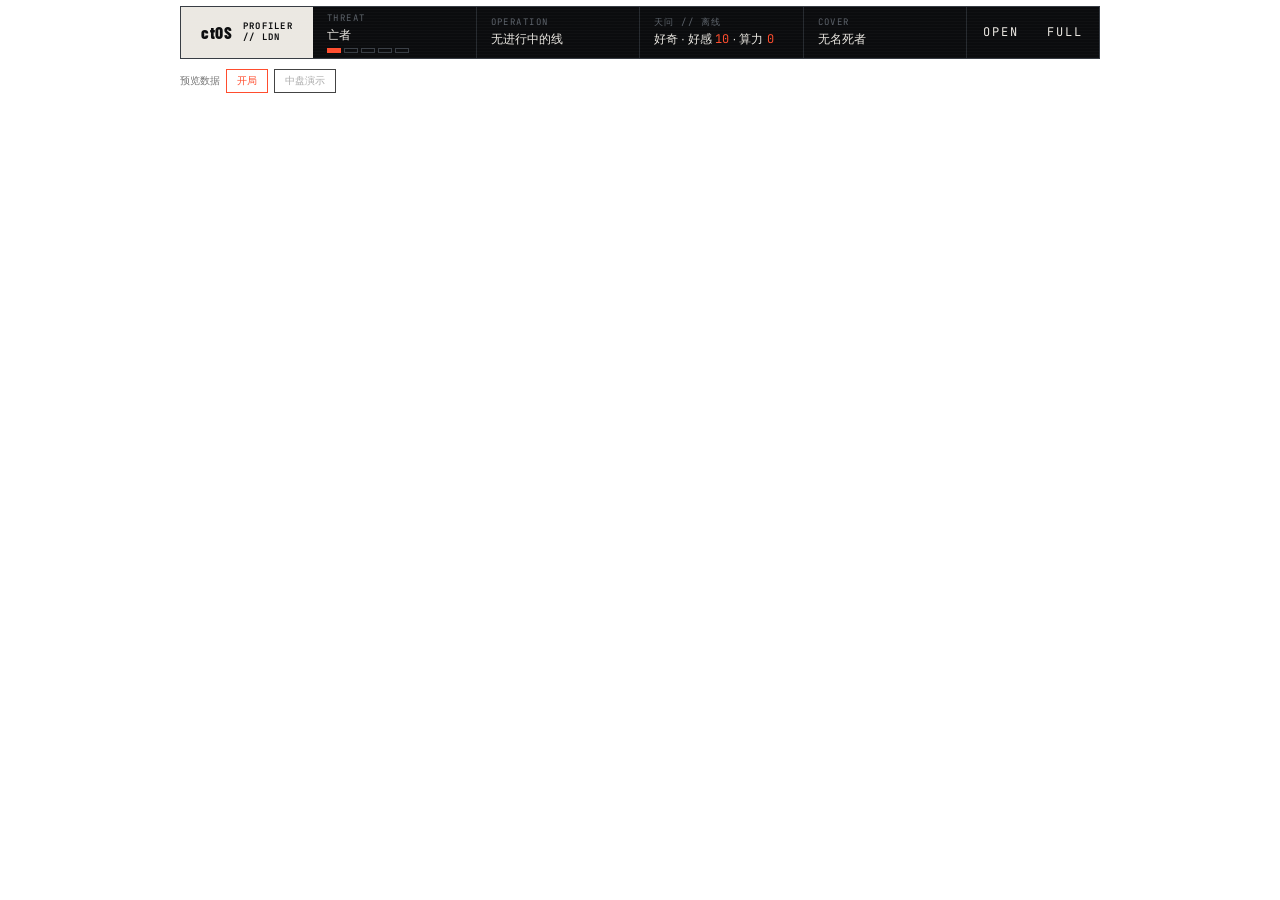
<file: demo/status.html>
<!doctype html>
<html lang="zh-CN">
<head>
<meta charset="utf-8" />
<meta name="viewport" content="width=device-width, initial-scale=1.0" />
<title>ctOS PROFILER · 看门狗：伦敦</title>
<style id="ctos-css">
  .ct {
    --bg: #0b0c0e;
    --panel: #111316;
    --raise: #16191d;
    --line: #262a2f;
    --line-2: #383d44;
    --ink: #ebe8e2;
    --mute: #9097a0;
    --dim: #5c626a;
    --acc: #ff4d2e;
    --acc-ink: #0b0c0e;
    --acc-soft: rgba(255, 77, 46, 0.12);
    --strip-end: 132px;
    --mono: 'JetBrains Mono', 'SF Mono', 'Menlo', monospace;
    --cond: 'Barlow Condensed', 'DIN Condensed', 'Arial Narrow', sans-serif;
    --cjk: 'PingFang SC', 'Hiragino Sans GB', 'Noto Sans SC', 'Microsoft YaHei', sans-serif;
  }
  * { box-sizing: border-box; margin: 0; padding: 0; }
  body { background: transparent; }
  .ct { color: var(--ink); font: 12px/1.55 var(--mono), var(--cjk); -webkit-font-smoothing: antialiased; -webkit-text-size-adjust: 100%; }
  .ct button { font: inherit; color: inherit; background: none; border: 0; cursor: pointer; touch-action: manipulation; -webkit-tap-highlight-color: transparent; }
  .ct [data-info] { cursor: pointer; -webkit-tap-highlight-color: transparent; }
  .cjk { font-family: var(--cjk); }

  /* 外框：消息尾部那一条 */
  .hud { margin: 6px 0; background: var(--bg); border: 1px solid var(--line-2); position: relative; overflow: hidden; }
  .pv .hud { max-width: 920px; margin: 6px auto; }
  .hud::before, .ov::before { content: ''; position: absolute; inset: 0; pointer-events: none; background: repeating-linear-gradient(0deg, rgba(255,255,255,0.018) 0 1px, transparent 1px 3px); }

  .strip { display: grid; grid-template-columns: auto 1fr auto; align-items: stretch; min-height: 48px; }
  .hud.open .strip { border-bottom: 1px solid var(--line-2); }
  .brand { display: flex; align-items: center; justify-content: center; gap: 10px; padding: 0 14px; min-width: var(--strip-end); background: var(--ink); color: var(--bg); }
  .brand b { font: 800 17px/1 var(--cond); letter-spacing: 0.04em; }
  .brand span { font: 700 9px/1.2 var(--mono); letter-spacing: 0.14em; }
  .reads { display: flex; align-items: stretch; min-width: 0; overflow: hidden; }
  .read { display: flex; flex: 1 1 0; flex-direction: column; justify-content: center; padding: 5px 14px; border-right: 1px solid var(--line); min-width: 0; white-space: nowrap; }
  .read .k { font-size: 9px; letter-spacing: 0.16em; color: var(--dim); }
  .read .v { font-size: 12px; color: var(--ink); overflow: hidden; text-overflow: ellipsis; font-family: var(--cjk); }
  .read .v em { font-style: normal; color: var(--acc); font-family: var(--mono); }
  .acts { display: flex; justify-content: center; min-width: var(--strip-end); }
  .act { min-width: 64px; min-height: 48px; padding: 0 14px; border-left: 1px solid var(--line-2); font: 700 10px/1 var(--mono); letter-spacing: 0.16em; color: var(--mute); }
  .act:hover { color: var(--ink); background: var(--raise); }
  .act:active { background: var(--raise); transform: translateY(1px); }
  .act.main { color: var(--ink); }

  .pips { display: flex; gap: 3px; margin-top: 3px; }
  .pip { width: 14px; height: 5px; border: 1px solid var(--line-2); }
  .pip.on { background: var(--ink); border-color: var(--ink); }
  .pip.now { background: var(--acc); border-color: var(--acc); }

  .tabs { display: flex; border-bottom: 1px solid var(--line); }
  .tab { min-height: 44px; padding: 0 16px; font: 600 14px/1 var(--cond); letter-spacing: 0.08em; color: var(--dim); border-right: 1px solid var(--line); position: relative; white-space: nowrap; }
  .tab small { font: 400 11px/1 var(--cjk); letter-spacing: 0.04em; margin-left: 6px; }
  .tab:hover { color: var(--mute); }
  .tab.on { color: var(--ink); background: var(--panel); }
  .tab.on::after { content: ''; position: absolute; left: 0; right: 0; bottom: -1px; height: 2px; background: var(--acc); }
  .view { padding: 16px; animation: scan 420ms steps(6) both; }
  @keyframes scan { from { clip-path: inset(0 0 100% 0); } to { clip-path: inset(0 0 0 0); } }

  .lab { font-size: 9px; letter-spacing: 0.18em; color: var(--dim); margin-bottom: 8px; display: flex; justify-content: space-between; gap: 8px; }
  .lab i { font-style: normal; color: var(--mute); letter-spacing: 0.06em; font-family: var(--cjk); text-align: right; }
  .sec + .sec { margin-top: 18px; }
  .grid2 { display: grid; grid-template-columns: 1fr 1fr; gap: 18px; }
  .note { color: var(--mute); font-family: var(--cjk); font-size: 12px; line-height: 1.7; }
  .empty { color: var(--dim); font-family: var(--cjk); font-size: 12px; padding: 10px 0; border-top: 1px dashed var(--line); }

  /* 侧写头 */
  .profile { display: grid; grid-template-columns: 1fr auto; gap: 10px 20px; align-items: end; padding-bottom: 14px; border-bottom: 1px solid var(--line); }
  .name { font: 800 38px/0.9 var(--cond); letter-spacing: 0.01em; text-transform: uppercase; }
  .name small { display: block; font: 400 13px/1.4 var(--cjk); letter-spacing: 0.2em; color: var(--mute); margin-top: 6px; text-transform: none; }
  .stamp { border: 2px solid var(--acc); color: var(--acc); padding: 4px 10px 3px; font: 800 20px/1 var(--cond); letter-spacing: 0.12em; transform: rotate(-4deg); text-align: center; }
  .stamp small { display: block; font: 700 9px/1.3 var(--mono); letter-spacing: 0.1em; }
  .facts { display: grid; grid-template-columns: repeat(3, 1fr); border-left: 1px solid var(--line); border-top: 1px solid var(--line); margin-top: 14px; }
  .fact { padding: 6px 10px; border-right: 1px solid var(--line); border-bottom: 1px solid var(--line); min-width: 0; }
  .fact .k { font-size: 9px; letter-spacing: 0.16em; color: var(--dim); }
  .fact .v { font-family: var(--cjk); font-size: 13px; overflow-wrap: anywhere; }
  .fact .v.hot { color: var(--acc); }

  /* 人体示意 */
  .bodywrap { display: grid; grid-template-columns: 132px 1fr; gap: 16px; }
  .fig { display: grid; grid-template-columns: repeat(4, 1fr); grid-template-rows: 26px 34px 30px 46px; gap: 3px; max-width: 168px; }
  .part { border: 1px solid var(--line-2); display: flex; align-items: center; justify-content: center; font: 400 9px/1 var(--cjk); color: var(--dim); }
  .p-head { grid-column: 2 / 4; grid-row: 1; }
  .p-larm { grid-column: 1; grid-row: 2 / 4; }
  .p-torso { grid-column: 2 / 4; grid-row: 2 / 4; }
  .p-rarm { grid-column: 4; grid-row: 2 / 4; }
  .p-lleg { grid-column: 2; grid-row: 4; }
  .p-rleg { grid-column: 3; grid-row: 4; }
  .part.s1 { background: repeating-linear-gradient(135deg, var(--acc-soft) 0 3px, transparent 3px 6px); border-color: var(--acc); color: var(--ink); }
  .part.s2 { background: var(--acc); border-color: var(--acc); color: var(--acc-ink); font-weight: 700; }
  .part.s3 { background: var(--raise); border-color: var(--acc); color: var(--acc); text-decoration: line-through; }
  .part.lock { border-style: dashed; border-color: var(--line); color: var(--line-2); }
  .legend { display: flex; gap: 10px; margin-top: 8px; font-size: 9px; color: var(--dim); font-family: var(--cjk); flex-wrap: wrap; }
  .legend span::before { content: ''; display: inline-block; width: 8px; height: 8px; margin-right: 4px; vertical-align: -1px; border: 1px solid var(--line-2); }
  .legend .l1::before { border-color: var(--acc); background: var(--acc-soft); }
  .legend .l2::before { border-color: var(--acc); background: var(--acc); }

  .wound { padding: 8px 0 8px 12px; border-left: 2px solid var(--acc); }
  .wound + .wound { margin-top: 8px; }
  .wound h4 { font: 700 12px/1.4 var(--cjk); display: flex; justify-content: space-between; gap: 8px; }
  .wound h4 i { font-style: normal; font-weight: 400; color: var(--acc); font-size: 11px; }
  .wound p { font: 12px/1.65 var(--cjk); color: var(--mute); margin-top: 2px; }

  /* 列表行 */
  .rows { border-top: 1px solid var(--line); }
  .row { display: grid; grid-template-columns: 9.5em 1fr auto; gap: 12px; padding: 8px 0; align-items: baseline; }
  .row + .row { border-top: 1px solid var(--line); }
  .row[data-info]:active { background: var(--raise); }
  .row .n { font-family: var(--cjk); font-size: 12.5px; }
  .row .d { font-family: var(--cjk); font-size: 12px; color: var(--mute); line-height: 1.6; min-width: 0; display: -webkit-box; -webkit-line-clamp: 2; -webkit-box-orient: vertical; overflow: hidden; }
  .row .d .sub { color: var(--dim); }
  .tag { font: 700 9.5px/1 var(--cjk); letter-spacing: 0.08em; padding: 3px 6px; border: 1px solid var(--line-2); color: var(--mute); white-space: nowrap; }
  .tag.hot { border-color: var(--acc); color: var(--acc); }
  .tag.solid { background: var(--ink); border-color: var(--ink); color: var(--bg); }
  .lv { display: inline-flex; gap: 2px; vertical-align: middle; }
  .lv b { width: 9px; height: 9px; border: 1px solid var(--line-2); }
  .lv b.on { background: var(--ink); border-color: var(--ink); }

  /* 天问终端 */
  .term { display: grid; grid-template-columns: 1fr auto; gap: 16px; align-items: end; padding-bottom: 14px; border-bottom: 1px solid var(--line); }
  .term .id { font: 700 10px/1.5 var(--mono); letter-spacing: 0.14em; color: var(--dim); }
  .term .id em { font-style: normal; color: var(--acc); }
  .term .nick { font: 700 30px/1.1 var(--cjk); margin-top: 6px; letter-spacing: 0.04em; }
  .term .nick small { font: 400 12px/1 var(--mono); color: var(--mute); margin-left: 10px; letter-spacing: 0.04em; }
  .cp { text-align: right; }
  .cp .k { font-size: 9px; letter-spacing: 0.18em; color: var(--dim); }
  .cp .v { font: 800 46px/0.9 var(--cond); color: var(--acc); font-variant-numeric: tabular-nums; }
  .mood { font-family: var(--cjk); font-size: 12px; color: var(--mute); margin-top: 10px; line-height: 1.7; }
  .mood b { color: var(--ink); font-weight: 700; margin-right: 8px; }
  .track { display: grid; grid-template-columns: repeat(5, 1fr); gap: 3px; }
  .track > div { border-top: 3px solid var(--line-2); padding-top: 6px; font: 400 11px/1.4 var(--cjk); color: var(--dim); }
  .track > div.on { border-top-color: var(--ink); color: var(--mute); }
  .track > div.now { border-top-color: var(--acc); color: var(--ink); font-weight: 700; }

  .tree { display: grid; grid-template-columns: repeat(3, 1fr); gap: 14px; }
  .branch h5 { font: 600 15px/1 var(--cond); letter-spacing: 0.06em; display: flex; justify-content: space-between; align-items: baseline; padding-bottom: 6px; border-bottom: 1px solid var(--line-2); margin-bottom: 4px; }
  .branch h5 span { font: 400 13px/1 var(--cjk); letter-spacing: 0.2em; }
  .branch h5 i { font: 400 9px/1 var(--mono); color: var(--dim); font-style: normal; letter-spacing: 0.1em; }
  .line { display: grid; grid-template-columns: 4em 1fr 1fr 1fr; gap: 3px; padding: 3px 0; }
  .line .ln { font: 400 11px/26px var(--cjk); color: var(--mute); }
  .node { height: 26px; border: 1px solid var(--line); font: 400 10.5px/24px var(--cjk); color: var(--dim); text-align: center; overflow: hidden; white-space: nowrap; text-overflow: ellipsis; padding: 0 2px; }
  .node.on { background: var(--ink); border-color: var(--ink); color: var(--bg); font-weight: 700; }
  .node.next { border-style: dashed; border-color: var(--line-2); color: var(--mute); }
  .node.next.buy { border-color: var(--acc); color: var(--acc); }

  .mods { display: grid; grid-template-columns: repeat(3, 1fr); border-left: 1px solid var(--line); border-top: 1px solid var(--line); }
  .mod { padding: 8px 10px; border-right: 1px solid var(--line); border-bottom: 1px solid var(--line); font-family: var(--cjk); }
  .mod b { display: block; font-size: 12px; }
  .mod span { font-size: 11px; color: var(--dim); }
  .mod.on b { color: var(--acc); }

  /* 行动 */
  .threat { display: grid; grid-template-columns: repeat(5, 1fr); gap: 3px; }
  .lvl { border: 1px solid var(--line); padding: 8px 10px 9px; min-height: 64px; }
  .lvl .num { font: 800 24px/1 var(--cond); color: var(--line-2); }
  .lvl .nm { font: 700 13px/1.3 var(--cjk); color: var(--dim); margin-top: 4px; letter-spacing: 0.1em; }
  .lvl.on { border-color: var(--line-2); }
  .lvl.on .num, .lvl.on .nm { color: var(--mute); }
  .lvl.now { background: var(--acc); border-color: var(--acc); }
  .lvl.now .num, .lvl.now .nm { color: var(--acc-ink); }

  .op { border: 1px solid var(--line-2); background: var(--panel); }
  .op-head { display: grid; grid-template-columns: 1fr auto; align-items: end; gap: 12px; padding: 14px 14px 12px; }
  .op-head .t { font: 700 24px/1.1 var(--cjk); letter-spacing: 0.06em; }
  .op-head .o { font: 400 12px/1.5 var(--cjk); color: var(--mute); margin-top: 2px; }
  .op-head .c { font: 800 34px/0.9 var(--cond); font-variant-numeric: tabular-nums; }
  .op-head .c i { font-style: normal; color: var(--dim); font-size: 20px; }
  .stages { display: grid; grid-template-columns: repeat(5, 1fr); border-top: 1px solid var(--line); }
  .stage { padding: 10px 12px 12px; border-right: 1px solid var(--line); min-width: 0; }
  .stage:last-child { border-right: 0; }
  .stage .sn { font: 700 10px/1 var(--mono); color: var(--dim); letter-spacing: 0.12em; }
  .stage .st { font: 400 12.5px/1.45 var(--cjk); color: var(--dim); margin-top: 6px; }
  .stage.done { background: repeating-linear-gradient(135deg, rgba(235,232,226,0.04) 0 4px, transparent 4px 8px); }
  .stage.done .st { color: var(--mute); text-decoration: line-through; text-decoration-color: var(--dim); }
  .stage.now { box-shadow: inset 0 3px 0 var(--acc); }
  .stage.now .sn { color: var(--acc); }
  .stage.now .st { color: var(--ink); font-weight: 700; }
  .goal { display: grid; grid-template-columns: auto 1fr; gap: 12px; padding: 12px 14px; border-top: 1px solid var(--line); align-items: baseline; }
  .goal .k { font-size: 9px; letter-spacing: 0.18em; color: var(--acc); }
  .goal .v { font: 400 13px/1.7 var(--cjk); }
  .board .row { grid-template-columns: 7em 1fr auto; }

  /* 八区地图 */
  .mapbox { position: relative; border: 1px solid var(--line-2); background: #060709; line-height: 0; }
  .map { display: block; width: 100%; height: auto; }
  .map .out { fill: rgba(0, 0, 0, 0.6); }
  .map .dist { fill: rgba(235, 232, 226, 0.035); stroke: var(--ink); stroke-opacity: 0.55; stroke-width: 1.4px; vector-effect: non-scaling-stroke; transition: fill 120ms; }
  .map .dist:hover { fill: var(--acc-soft); stroke: var(--acc); stroke-opacity: 1; }
  /* 机房已黑入的区：天问能碰这一区网上的东西 */
  .map .dist.own { fill: rgba(72, 214, 140, 0.16); stroke: #48d68c; stroke-opacity: 0.9; }
  .map .dist.own:hover { fill: rgba(72, 214, 140, 0.26); }
  .credit .own { color: #48d68c; }
  .map .dlab { pointer-events: none; text-anchor: middle; }
  .map .dlab .zh, .map .dlab .zh2 { font: 700 30px var(--cjk); fill: var(--ink); paint-order: stroke; stroke: rgba(6, 7, 9, 0.85); stroke-width: 5px; }
  .map .dlab .zh2 { display: none; }
  .map .dlab .en { font: 600 13px var(--cond); letter-spacing: 0.16em; fill: var(--mute); }
  /* 层级：区名最显眼，任务用唯一的强调色，地标退成灰色小点 */
  .map .mark circle { fill: var(--bg); stroke: var(--mute); stroke-width: 1.5px; vector-effect: non-scaling-stroke; }
  .map .mark text { font: 400 15px var(--cjk); fill: var(--mute); paint-order: stroke; stroke: rgba(6, 7, 9, 0.9); stroke-width: 4px; }
  .map .mark:hover circle { fill: var(--ink); stroke: var(--ink); }
  .map .mark:hover text { fill: var(--ink); }
  .credit { margin-top: 6px; font-size: 9px; letter-spacing: 0.04em; color: var(--dim); font-family: var(--cjk); }
  .map .job .halo { fill: none; stroke: var(--acc); stroke-opacity: 0.55; stroke-width: 1.5px; stroke-dasharray: 3 3; vector-effect: non-scaling-stroke; }
  .map .job .dot { fill: var(--acc); stroke: #060709; stroke-width: 3px; vector-effect: non-scaling-stroke; }
  .map .job text { font: 800 15px var(--cond); fill: var(--acc-ink); text-anchor: middle; pointer-events: none; }
  .map .job:hover .dot { fill: var(--ink); }
  .jobs { position: absolute; left: 0; top: 0; width: 25%; line-height: 1.5; background: rgba(6, 7, 9, 0.9); border-right: 1px solid var(--line-2); border-bottom: 1px solid var(--line-2); }
  .jobs .hd { width: 100%; padding: 9px 10px 7px; font: 700 9px/1 var(--mono); letter-spacing: 0.16em; color: var(--mute); display: flex; justify-content: space-between; text-align: left; }
  .jobs .hd:hover { color: var(--ink); background: var(--raise); }
  .jobs .hd i { font-style: normal; color: var(--acc); letter-spacing: 0.08em; }
  .jobs .hd .off, .jobs.shut .hd .on, .jobs.shut .jb, .jobs.shut .ft { display: none; }
  .jobs.shut .hd .off { display: inline; }
  .jobs.shut { width: auto; }
  .jobs.shut .hd { gap: 14px; }
  .map .mark.under text { opacity: 0; }
  .map .mark.under:hover text { opacity: 1; }
  .jobs .jb { display: grid; grid-template-columns: 22px 1fr; gap: 2px 8px; padding: 7px 10px; border-top: 1px solid var(--line); }
  .jobs .jb:hover { background: var(--raise); }
  .jobs .no { grid-row: 1 / 3; width: 22px; height: 22px; background: var(--acc); color: var(--acc-ink); font: 800 13px/22px var(--cond); text-align: center; }
  .jobs .tt { font: 12.5px/1.4 var(--cjk); color: var(--ink); min-width: 0; }
  .jobs .tt b { font-weight: 700; color: var(--acc); margin-right: 6px; }
  .jobs .ds { font: 10.5px/1.3 var(--cjk); color: var(--dim); }
  .jobs .ft { padding: 6px 10px 8px; border-top: 1px solid var(--line); font: 10px/1.4 var(--cjk); color: var(--dim); }
  .map .land { fill: #101215; }
  .map .water { fill: #050608; stroke: #5c646c; stroke-width: 1px; stroke-linejoin: round; vector-effect: non-scaling-stroke; }
  /* 据点：强调色菱形，图外的画成指向它的箭头 */
  .map .base { cursor: pointer; }
  .map .base .dia, .map .base .arr { fill: var(--acc); stroke: #060709; stroke-width: 2px; vector-effect: non-scaling-stroke; }
  .map .base text { font: 700 15px var(--cjk); fill: var(--acc); paint-order: stroke; stroke: rgba(6, 7, 9, 0.92); stroke-width: 4px; }
  .map .base text.sub { font: 400 11px var(--cjk); fill: var(--mute); }
  .map .base:hover .dia, .map .base:hover .arr { fill: var(--ink); }
  .map .base:hover text { fill: var(--ink); }
  .map .base.sel .dia { fill: var(--ink); }
  /* 全屏地图：固定高度，滚轮和双指缩放，拖动平移 */
  .mapbox.zoomable { height: min(68vh, 760px); touch-action: none; cursor: grab; }
  .mapbox.zoomable .map { width: 100%; height: 100%; margin-left: 0; }
  .mapbox.zoomable.drag { cursor: grabbing; }
  .zoomer { position: absolute; right: 8px; bottom: 8px; display: flex; flex-direction: column; border: 1px solid var(--line-2); background: rgba(6, 7, 9, 0.92); line-height: 1; }
  .zoomer button { width: 40px; height: 40px; font: 700 17px/1 var(--mono); color: var(--mute); }
  .zoomer button + button { border-top: 1px solid var(--line); }
  .zoomer button:hover { color: var(--ink); background: var(--raise); }
  .jobs.below { position: static; width: auto; border-right: 0; border-top: 1px solid var(--line-2); background: var(--bg); }

  /* 据点页 */
  .subtabs { display: flex; flex-wrap: wrap; border-left: 1px solid var(--line); border-top: 1px solid var(--line); }
  .subtabs .st { flex: 1 1 0; min-width: 7em; min-height: 44px; padding: 6px 10px; border-right: 1px solid var(--line); border-bottom: 1px solid var(--line); font: 700 12px/1.3 var(--cjk); color: var(--mute); text-align: left; position: relative; }
  .subtabs .st small { display: block; font: 400 9px/1.3 var(--mono); letter-spacing: 0.12em; color: var(--dim); margin-top: 2px; }
  .subtabs .st:hover { color: var(--ink); background: var(--raise); }
  .subtabs .st.on { color: var(--ink); background: var(--panel); }
  .subtabs .st.on::after { content: ''; position: absolute; left: 0; right: 0; bottom: -1px; height: 2px; background: var(--acc); }
  .bhead { display: flex; justify-content: space-between; align-items: end; gap: 12px; margin-top: 16px; padding-bottom: 12px; border-bottom: 1px solid var(--line); }
  .bhead .bn { font: 800 30px/1 var(--cjk); letter-spacing: 0.02em; }
  .bhead .bn small { display: block; font: 700 10px/1.4 var(--mono); letter-spacing: 0.16em; color: var(--acc); margin-top: 8px; }
  .bhead .go { border: 1px solid var(--line-2); min-height: 40px; padding: 0 12px; font: 700 10px/1 var(--mono); letter-spacing: 0.14em; color: var(--mute); white-space: nowrap; }
  .bhead .go:hover { color: var(--ink); background: var(--raise); }
  .bfacts { grid-template-columns: repeat(2, 1fr); }
  .bfacts .v { font-size: 12.5px; line-height: 1.6; }
  .rules { list-style: none; font: 12px/1.7 var(--cjk); color: var(--mute); }
  .rules li { padding: 5px 0 5px 14px; border-top: 1px solid var(--line); position: relative; }
  .rules li::before { content: ''; position: absolute; left: 2px; top: 13px; width: 5px; height: 5px; background: var(--acc); }

  /* 点开看详情 */
  .inspect { display: none; border-top: 1px solid var(--acc); background: var(--panel); padding: 12px 16px 14px; position: relative; }
  .inspect.on { display: block; }
  .inspect h6 { font: 700 13px/1.4 var(--cjk); padding-right: 64px; }
  .inspect p { font: 12.5px/1.75 var(--cjk); color: var(--mute); margin-top: 4px; white-space: pre-line; }
  .inspect .x { position: absolute; top: 0; right: 0; min-width: 56px; min-height: 44px; font: 700 10px/1 var(--mono); letter-spacing: 0.14em; color: var(--mute); }
  .inspect .do:empty { display: none; }
  .inspect .do { margin-top: 10px; }
  .inspect .do button { min-height: 40px; padding: 0 16px; border: 1px solid var(--acc); background: var(--acc); color: var(--acc-ink); font: 700 11px/1 var(--mono); letter-spacing: 0.12em; }
  .inspect .do button:disabled { background: none; color: var(--dim); border-color: var(--line-2); cursor: default; }

  /* 全屏 */
  .ov { position: absolute; inset: 0; background: rgba(6, 7, 8, 0.94); display: flex; justify-content: center; overflow: hidden; }
  .ov .sheet { position: relative; width: 100%; max-width: 1080px; height: 100%; display: grid; grid-template-rows: auto auto 1fr auto; background: var(--bg); border-left: 1px solid var(--line-2); border-right: 1px solid var(--line-2); }
  .ov .strip { border-bottom: 1px solid var(--line-2); padding-top: env(safe-area-inset-top); }
  .ov .scroll { overflow-y: auto; -webkit-overflow-scrolling: touch; overscroll-behavior: contain; }
  .ov .view { padding: 20px 24px 28px; }
  .ov .inspect { padding-bottom: calc(14px + env(safe-area-inset-bottom)); }

  .preview { max-width: 920px; margin: 10px auto 0; display: flex; gap: 6px; font: 10px/1 var(--mono); color: #777; align-items: center; }
  .preview button { border: 1px solid #444; padding: 6px 10px; color: #aaa; }
  .preview button.on { border-color: var(--acc); color: var(--acc); }

  @media (max-width: 640px) {
    .strip { grid-template-columns: auto 1fr auto; }
    .brand, .acts { min-width: 0; }
    .read { padding: 5px 10px; }
    .read:nth-child(n+3) { display: none; }
    .act.inline { display: none; }
    .grid2, .bodywrap, .tree { grid-template-columns: 1fr; }
    .facts, .mods { grid-template-columns: 1fr 1fr; }
    .stages { grid-template-columns: 1fr; }
    .track > div { font-size: 10px; letter-spacing: 0; }
    .stage { border-right: 0; border-bottom: 1px solid var(--line); }
    .lvl { min-height: 0; padding: 6px 6px 7px; }
    .lvl .num { font-size: 18px; }
    .lvl .nm { font-size: 11px; letter-spacing: 0; }
    .name { font-size: 30px; }
    .row, .board .row { grid-template-columns: 1fr auto; }
    .row .d { grid-column: 1 / -1; grid-row: 2; }
    .node { height: 34px; line-height: 32px; font-size: 12px; }
    .line .ln { line-height: 34px; }
    .tabs { display: grid; grid-template-columns: repeat(6, 1fr); }
    .bfacts { grid-template-columns: 1fr; }
    .bhead { flex-direction: column; align-items: stretch; }
    .bhead .bn { font-size: 24px; }
    /* 全屏地图在手机上按八区那一段的宽高比定高，初始视野正好放下八区；放大到一定程度再把地标名字露出来 */
    .mapbox.zoomable { height: auto; aspect-ratio: var(--asp); }
    .map .mark text, .map .dlab .en { display: none; }
    .map.zoomed .mark text { display: inline; }
    .map .dlab .zh, .map .dlab .zh2 { font-size: 44px; stroke-width: 7px; }
    /* 全屏地图的点和字已经按屏幕像素换算过，不用手机放大版 */
    .mapbox.zoomable .map .dlab .zh, .mapbox.zoomable .map .dlab .zh2 { font-size: 15px; stroke-width: 3px; }
    .mapbox.zoomable .map .mark circle { r: 3.5px; }
    .mapbox.zoomable .map .mark text { font-size: 12px; stroke-width: 3px; }
    .mapbox.zoomable .map .job .dot { r: 9px; }
    .mapbox.zoomable .map .job .halo { r: 14px; }
    .mapbox.zoomable .map .job text { font-size: 12px; transform: translateY(-1px); }
    .mapbox.zoomable .map .base text { font-size: 11px; stroke-width: 3px; }
    .mapbox.zoomable .map .base .dia { transform: scale(0.75); }
    .mapbox.zoomable .map .dlab.long .zh { display: inline; }
    .mapbox.zoomable .map .dlab.long .zh2 { display: none; }
    /* 手机上地图只有四百来像素宽，长区名拆两行，免得和卡姆登撞在一起 */
    .map .dlab.long .zh { display: none; }
    .map .dlab.long .zh2 { display: inline; }
    .map .mark circle { r: 7px; }
    .map .job .dot { r: 20px; }
    .map .job .halo { r: 30px; }
    .map .job text { font-size: 22px; transform: translateY(3px); }
    .jobs, .jobs.shut { position: static; width: auto; border-right: 0; border-bottom: 0; border-top: 1px solid var(--line-2); background: var(--bg); }
    .mapbox { overflow: hidden; }
    .mapbox .map { width: calc(100% * var(--zoom)); margin-left: calc(-100% * var(--shift)); }
    .tab { padding: 0 4px; text-align: center; border-right: 1px solid var(--line); }
    .tab small { display: block; margin: 4px 0 0; }
    .tab { min-height: 52px; }
    .ov .sheet { grid-template-rows: auto 1fr auto auto; border: 0; }
    .ov .tabs { order: 4; border-top: 1px solid var(--line-2); border-bottom: 0; padding-bottom: env(safe-area-inset-bottom); }
    .ov .tab.on::after { top: -1px; bottom: auto; }
    .ov .scroll { order: 2; }
    .ov .inspect { order: 3; }
    .ov .view { padding: 16px 14px 24px; }
  }
  /* 手机横屏：宽过 640 但全屏地图只有两百多像素高，初始视野缩得很远，照搬竖屏的小号点和字，地标名字放大后再露 */
  @media (min-width: 641px) and (max-height: 520px) {
    .mapbox.zoomable .map .dlab .en, .mapbox.zoomable .map .mark text { display: none; }
    .mapbox.zoomable .map.zoomed .mark text { display: inline; }
    .mapbox.zoomable .map .dlab .zh, .mapbox.zoomable .map .dlab .zh2 { font-size: 15px; stroke-width: 3px; }
    .mapbox.zoomable .map .mark circle { r: 3.5px; }
    .mapbox.zoomable .map .mark text { font-size: 12px; stroke-width: 3px; }
    .mapbox.zoomable .map .job .dot { r: 9px; }
    .mapbox.zoomable .map .job .halo { r: 14px; }
    .mapbox.zoomable .map .job text { font-size: 12px; transform: translateY(-1px); }
    .mapbox.zoomable .map .base text { font-size: 11px; stroke-width: 3px; }
    .mapbox.zoomable .map .base .dia { transform: scale(0.75); }
  }
  /* 手机稳定性：横屏不自动放大文字；长串报错和说明能折行，不顶破框子 */
  html { -webkit-text-size-adjust: 100%; text-size-adjust: 100%; }
  .ct :is(.inspect p, .inspect h6, .note, .row .d, .row .n, .wound p, .goal .v, .mood, .fact .v, .op-head .o, .stage .st) { overflow-wrap: anywhere; }
  @media (prefers-reduced-motion: reduce) { .view { animation: none; } }
</style>
</head>
<body>
<div class="ct" id="app"></div>
<script>
(function () {
  // ════════ 维护入口 ════════
  // STATIC 由构建脚本从写卡成稿注入：五级局势、六条主线的阶段与目标、天问技能树的出处与说明。
  // 改设定只改写卡成稿，然后重新运行构建脚本，这个文件不用动。
  var STATIC = {"threat":[{"名称":"亡者","说明":"零日后的头几周，紧急状态刚铺开，手续最粗；街面基本不查人","正文要求":"检查站、扫描门和巡逻队都在，可扫描门亮黄灯的人太多，人工复核多半挥手放行，巡逻队很少在街上拦人，伦敦人抱怨的是排队，不是被查。旧英镑和黑市照常运转，线人开价照旧。各方忙着瓜分零日以后的权力，互相盯着，谁也没想到道尔顿还活着","还不会发生":"没有针对某个人的搜捕，盘查不会细到翻包和比对旧档案，没有哪一方知道道尔顿还活着"},{"名称":"异响","说明":"接连出了几件事，各方起了疑心；街面偶尔查人","正文要求":"出过事的区巡逻加密，检查站的人工复核变多，排队时间长了一倍，路上偶尔有人被拦下问去哪、做什么，说清楚就放。黑市风声紧了，线人开价变高。各方互相猜疑，凯利家族怀疑阿尔比恩，阿尔比恩怀疑 SIRS，都以为是对方干的","还不会发生":"盘查仍然是看人问话，不按名单搜人；没人想到是道尔顿"},{"名称":"疑影","说明":"某一方发现道尔顿还活着，开始私下找人；街面抽查","正文要求":"检查站和街面开始抽查，几个人里叫住一个细问，翻包、看证件、对脸，被叫住的普通人也得耐着性子答话。哪一方先发现，由 AI 按已走通的线和剧情决定；那一方把旧档案加进自己的比对清单，派生面孔在一些地方附近转悠，找一些人问话，消息不外传。黑市和线人圈子里有人被找上门，人心开始浮动","还不会发生":"没有公开的通缉和悬赏，大屏上没有新的脸，其他各方还不知道"},{"名称":"猎杀","说明":"两方以上确认道尔顿还活着，悬赏挂出；街面常查","正文要求":"通缉和悬赏上了大屏和黑市，摄像头和巡逻无人机拿名单上的脸和步态做比对。主干道和检查站对大多数人都要细查，排队成了常态。告密的人多了起来，房东、酒保、出租车司机都可能去举报。军情五处从幕后探出头。线人开价翻倍，有人动摇","还不会发生":"各方还没有联手，名单不共享，宵禁和桥头还是老规矩，东区的地盘和偏僻的街巷仍然有缝"},{"名称":"围剿","说明":"各方暂时联手，全城封锁；几乎逢人必查","正文要求":"阿尔比恩、SIRS、凯利家族和军情五处共享名单，宵禁提前，所有桥梁和地铁站加派人手，出入城的关卡只出不进。几乎每一道门、每一个路口都要查人，伦敦人出门前先算好要过几道查验。零日线在这种局势下展开","还不会发生":"外包的毛病没有变，人手是从别处抽来的，换班的空档和互相推诿的部门之间还有缝，只是没人会把缝指给你"}],"lines":{"凯利家族":{"foe":"玛丽·凯利","done":"玛丽失去对伦敦帮派的掌控","stages":[{"名":"康纳的手机","目标":"拿到康纳的手机并撬开，弄清他的收账路线和他跟玛丽的联络方式"},{"名":"白教堂的街","目标":"在白教堂一带扎下根，至少有一个摊主或凯利家族的人肯替他说话"},{"名":"转运中心","目标":"亲眼看到凯利家族劫人、植入芯片、拍卖中的任意一环，并留下证据"},{"名":"玛丽的账本","目标":"拿到玛丽的账本，原件或可靠的副本都算"},{"名":"茶馆的下午","目标":"让玛丽倒下"}]},"阿尔比恩":{"foe":"奈杰尔·凯斯","done":"凯斯失去对阿尔比恩和伦敦的指挥权","stages":[{"名":"哈米什","目标":"找到哈米什，让他相信道尔顿不是凯斯派来的人"},{"名":"伦敦塔的内线","目标":"通过哈米什接上阿尔比恩内部的内线，摸清凯斯的作息和伦敦塔的布防"},{"名":"凯斯的实锤","目标":"拿到凯斯本人的实锤，伦敦塔枪杀警察总监的证人或录像、SAL-409 的出库单据，有其一即可"},{"名":"收网的局","目标":"布好收网的局，确定凯斯会在什么时间出现在什么地方，道尔顿有办法走到他面前"},{"名":"那一枪","目标":"让凯斯倒下"}]},"布罗卡科技":{"foe":"斯凯·拉森","done":"斯凯失去布罗卡科技，白昼计划停摆","stages":[{"名":"进门的路","目标":"找到进入布罗卡科技的门路，叶莲娜的公关公司、布罗卡的外包商或别的渠道都算"},{"名":"白昼计划","目标":"证实白昼计划在拿活人做实验"},{"名":"布拉德利","目标":"找到存着布拉德利意识备份的那台服务器"},{"名":"实验室","目标":"进到白昼计划实验室的核心"},{"名":"停摆","目标":"让斯凯倒下"}]},"SIRS":{"foe":"理查德·马利克","done":"马利克的计划破产，失去在 SIRS 的位子和权力；查尔德的死活由玩家的选择决定","stages":[{"名":"长椅","目标":"在威斯敏斯特教堂旁的长椅上和马利克搭上话，让他认为道尔顿手里有他要的东西"},{"名":"FILAMENT","目标":"弄清 FILAMENT 能看到什么、看不到什么，拿到一条进出它的门路"},{"名":"白皮书背后","目标":"拿到马利克打算诬陷查尔德的证据"},{"名":"查尔德","目标":"决定让不让查尔德知道马利克在做什么，并按这个决定布好局"},{"名":"门生","目标":"让马利克倒下"}]},"DedSec":{"foe":"萨宾·布兰特、康妮·罗宾逊","done":"萨宾失去工坊，或者萨宾把道尔顿当成自己能用的人；两条路走到底，工坊的数据库、打印武器库、人脉和任务都对道尔顿开放","stages":[{"名":"铁门","目标":"经秦起找到 Wrench，至少有一条老狗肯替道尔顿担保，让他走下卡姆登工坊的铁门"},{"名":"通缉墙","目标":"查清通缉墙上那份档案是谁写的，凭什么定道尔顿是内鬼"},{"名":"那天的录像","目标":"拿到萨宾出卖道尔顿的实证，Wrench 翻的监控、布罗卡服务器上贝格利的备份、萨宾和凯斯之间的通讯，有其一即可"},{"名":"分岔","目标":"选定一条路并布好局：在工坊公开证据，让三拨人当面摊牌；或者把证据捏在手里，挂着叛徒的名字替萨宾的人干活，等她自己露底"},{"名":"工坊","目标":"揭发这条路，让萨宾失去工坊，杀了她、流放她还是交给 Wrench 处置由玩家定；虚与委蛇这条路，让萨宾相信道尔顿是她能用的人"}]},"零日":{"foe":"Birk 爵士、黛安娜和军情五处老班底、萨宾","done":"道尔顿向派他去死的人讨完账；揭发了体制，体制也不会因此改变","stages":[{"名":"国家美术馆","目标":"和黛安娜在同一幅画前见一面，确认她早就知道他是替罪羊"},{"名":"Toby之死","目标":"查清 Toby 是怎么死的，谁报的信，谁动的手"},{"名":"萨宾","目标":"找到萨宾，逼出她和军情五处之间的勾兑；萨宾如果已经在 DedSec 线里死去或者被流放，就从她留在工坊和安全屋里的东西中找出这份勾兑"},{"名":"客套话","目标":"拿到 Birk 爵士策划零日的实证；他从不把命令写在纸上，实证只能是人证或录音"},{"名":"清算","目标":"向 Birk 爵士讨账"}]}},"skills":{"溯洄":{"侦察":{"出处":"诗经·秦风·蒹葭","tiers":{"一级_蒹葭":{"说明":"扫见附近联网的设备，认出摄像头、门禁、手机和无人机的型号与漏洞","限制":"只能看见联网的东西，看不见物理隔离的系统"},"二级_在水一方":{"说明":"认出设备归哪一方管，分清哪些属于 ctOS、阿尔比恩或 SIRS","限制":"只是推断，要动手才知道准不准"},"三级_溯洄":{"说明":"顺着信号和记录往上追，追出这台设备的经办人、维护周期和它的主人是谁","限制":"追得越深，越容易在对方日志里留下她自己的痕迹"}}},"入侵":{"出处":"诗经·郑风·将仲子","tiers":{"一级_逾里":{"说明":"破解手机、摄像头、电子门禁这类普通设备","限制":"阿尔比恩和 SIRS 的系统她打不进去"},"二级_逾墙":{"说明":"拿下一台加密或登记在案的设备，比如阿尔比恩的门禁终端、SIRS 的外围节点","限制":"加密等级高的设备，道尔顿要先替她拿到凭证或物理接口"},"三级_逾园":{"说明":"一趟任务里连着收下一整套设备，而不是一台一台来","限制":"时间越长越容易被对方发现"}}},"反制":{"出处":"宋玉·高唐赋、神女赋","tiers":{"一级_朝云":{"说明":"抹掉她入侵留下的记录","限制":"只能抹数据，抹不掉纸质记录和人的记忆"},"二级_暮雨":{"说明":"反追踪，把查她的人引到别的方向上去","限制":"引偏要有个合理的由头，凭空造假会被对账捞出来"},"三级_巫山":{"说明":"正面顶住阿尔比恩和 SIRS 的网络防御，把闯进来的人挡回去","限制":"每次硬碰都会让对方记住她的手法"}}},"深潜":{"出处":"洛神赋；左传·宣公三年\"问鼎之大小轻重\"","tiers":{"一级_洛水":{"说明":"进入 ctOS 核心、布罗卡科技服务器这类城市级系统"},"二级_洛神":{"说明":"进入 SIRS 的 FILAMENT 这类国家级系统"},"三级_问鼎":{"说明":"碰到零日那一层的东西，也就是这场局真正的账本","限制":"每一次深潜都会在对方系统里留下痕迹，对方的安全团队会顺着痕迹追查；道尔顿必须亲自把她带到物理入口前"}}}},"举鼎":{"眼睛":{"出处":"洛神赋\"翩若惊鸿，婉若游龙\"；楚辞·九歌·东君","tiers":{"一级_惊鸿":{"说明":"接管一台摄像头或无人机镜头，看它在看什么","限制":"同一时间只能看一路"},"二级_游龙":{"说明":"同时看多路画面，跟着车流和人群的动线判断谁在盯他"},"三级_东君":{"说明":"把一整片街区的镜头连成一张图，回溯刚过去的那几分钟","限制":"只在她联网时更新过的节点上有效，没碰过的死角看不见"}}},"手":{"出处":"易·系辞\"一阖一辟谓之变\"\"言行，君子之枢机\"；诗经·秦风·小戎","tiers":{"一级_叩关":{"说明":"刷开门禁、闸机、电梯和取餐柜这类带机构的设备"},"二级_六辔":{"说明":"同时握着几台设备，让一整栋楼的机械装置跟着一个指令动","限制":"动得越多，设备日志里留下的记录越多"},"三级_举鼎":{"说明":"搬动真正笨重的东西，起重机、货闸、地铁道岔","限制":"要有电网或液压撑着，断电就动不了"}}},"腿":{"出处":"垓下歌\"骓不逝\"\"力拔山兮气盖世\"；易·系辞\"服牛乘马，引重致远\"","tiers":{"一级_骓":{"说明":"随时从最近的送货栓里叫出一台小走地车、一架送货无人机或一台维修机器人，让它跟着道尔顿走、替他跑腿、替他看路；也能握住一辆车，让它开门、发动、自己开过来","限制":"一次只握一台；只在有送货栓的街区叫得出来，河南三区只有桥头和隧道口附近有；阿尔比恩的车、巡逻无人机和忒弥斯握不住"},"二级_执辔":{"说明":"同时从送货栓里叫出几台走地车和无人机，分头去堵路、引人、送东西；改自动驾驶出租车和无人机的航线，让它们改道来接人、来挡路，顺手抹掉行程记录；也能召来外卖骑手，在外卖平台上用一串借来的账号往同一个地址下几十单，几分钟里一整条街的骑手骑着电动车涌过来，堵路、挡人、给道尔顿当人墙","限制":"骑手是活人，挡不住子弹；平台会封掉那些账号，下单的地址会被记下来"},"三级_盖世":{"说明":"把一片街区的送货栓全打开，走地车、无人机和维修机器人成群地涌上街，再加上这条街上的车，用车流和机群把追兵堵住，阿尔比恩的巡逻无人机也能握住几十秒","限制":"用得越狠，阿尔比恩越容易注意到这条街上的车和机器在听谁的话"}}},"城":{"出处":"楚辞·天问\"烛龙何照\"；九歌·东君\"举长矢兮射天狼\"","tiers":{"一级_烛龙":{"说明":"点亮或熄灭一片区域的路灯与楼宇灯光","限制":"灯一灭，巡逻队会先往黑的那一片走"},"二级_射天狼":{"说明":"动红绿灯、地铁信号和闸口，给追兵制造事故与堵点","限制":"会真的死人，道尔顿按写作基准要付代价"},"三级_长夜":{"说明":"让一个街区大停电，电网过载，整个街区里通着电的电子设备一起短路烧掉，摄像头、闸机、路灯、车、无人机、机器人、Optik 和手机全在里面","限制":"断电的街区里会有真实的伤亡，电梯、呼吸机和医院的机器也会停，全城都会追查是谁干的，道尔顿按写作基准要付代价；道尔顿身上的电子设备也一起烧，康陶手机得留在街区外面，否则天问跟着断"}}},"追兵":{"出处":"诗经·秦风·无衣\"岂曰无衣，与子同袍\"\"与子同泽\"\"与子同裳\"","tiers":{"一级_同袍":{"说明":"给一个人栽一条罪名，假报警或者在黑市挂一张悬赏，引来追他的人：苏格兰场剩下的巡警，或者凯利家的街头打手，二选一","限制":"来的只是这一片的三五个人，先盘问，不会一上来就开枪；查实是假的，报警那条记录会被追到源头"},"二级_同泽":{"说明":"把这个人挂上 ctOS 的通缉名单，红灯一亮，阿尔比恩的巡逻队几十秒内赶到；也可以改召进阶的追兵，警察换成苏格兰场的武装反应车，帮派换成凯利家的铁手","限制":"挂上去的通缉阿尔比恩会复核，一天之内查不出实据就撤下来，撤的时候顺着记录找挂名单的人；铁手是芯片驱动的奴隶，下手没有轻重"},"三级_同裳":{"说明":"召来阿尔比恩的进阶追兵，精锐小队带着防暴无人机出动，必要时忒弥斯自动执法单元也开过来","限制":"精锐是来杀人的，误伤都会算在道尔顿头上；阿尔比恩事后一定追查是谁挂的通缉，这一招每用一次都会被记住"}}},"傀儡":{"出处":"列子·汤问\"偃师造倡，领其颅则歌合律，捧其手则舞应节\"\"瞬其目而招王之左右侍妾\"；尚书·武成\"前徒倒戈\"","tiers":{"一级_歌舞":{"说明":"让一片机器人乱套：清洁机器人原地打转，送货无人机乱飞，巡检小车满街乱窜，互相撞成一堆","限制":"只管乱，不分敌我，也会挡道尔顿自己的路"},"二级_瞬目":{"说明":"改一台仿生人或伴侣型机器人的情感模块，让它发情：眼底的灯变色，身子发烫，缠着眼前的人不放，什么指令都听不进去","限制":"只对带情感模块的仿生人和伴侣机有效，对忒弥斯和工业机器人没用；一次只改一台，厂家的远程诊断第二天会查到这次改动"},"三级_倒戈":{"说明":"让机器人掉头攻击指定的人，阿尔比恩的防暴无人机和忒弥斯单元也能反过来打它们自己人","限制":"会真的死人，道尔顿按写作基准要付代价；防暴无人机和忒弥斯一次只握得住一台，几十秒就会被夺回去"}}},"干扰":{"出处":"论语·卫灵公\"郑声淫\"；通典·兵典\"声言击东，其实击西\"；史记·田单列传火牛阵","tiers":{"一级_郑声":{"说明":"让周边的屏幕、音箱、手机和车载喇叭一齐放歌，或者一齐放黄片，音量开到最大，把这一片人的眼睛和耳朵都吸过去","限制":"只管吸引注意，不挑对象，道尔顿身边的人也会看过来；放出去的东西会被路人录下来传上网"},"二级_声东":{"说明":"让远处的设备响起来，报警器、汽车防盗、一屋子手机的铃声、无人机的警笛，把巡逻和守卫引到别处去","限制":"同一招在同一片用第二次，守卫就不上当了"},"三级_火牛":{"说明":"把一台带电池的设备改成炸弹，手机、无人机、走地车、电动车都行，让电池过载起火爆开","限制":"会真的死人，道尔顿按写作基准要付代价；一次只改一台，炸之前那台设备会发烫冒烟，懂行的人看得出来"}}}},"关雎":{"算力":{"出处":"诗经·周南·关雎","tiers":{"一级_窈窕":{"说明":"同时维持两条线，比如一边接摄像头一边抹记录"},"二级_寤寐":{"说明":"同时维持四条线，夜里也不间断地跑"},"三级_反侧":{"说明":"高并发，整场任务里手不停","限制":"跑满时她话变少、反应变慢、情绪变差"}}},"外设":{"出处":"诗经·卫风·氓\"子无良媒\"；关雎\"琴瑟友之\"\"钟鼓乐之\"","tiers":{"一级_良媒":{"说明":"在耳机里替道尔顿翻译，读他的心率和呼吸，用手机摄像头把纸质文件整理成可检索的文字","限制":"方言、黑话和暗语要靠语境猜，经常翻错；她只能读数，不能治病"},"二级_琴瑟":{"说明":"模仿别人的声音打电话，伪造一段通话记录","限制":"骗得过陌生人，骗不过跟目标人物很熟的人"},"三级_钟鼓":{"说明":"伪造证件、凭证和登记信息，把一个人合规地造进系统里","限制":"纸面上的东西做不出来，实物要靠道尔顿去弄"}}},"身体":{"出处":"诗经·卫风·硕人\"手如柔荑，肤如凝脂\"\"巧笑倩兮，美目盼兮\"","tiers":{"一级_凝脂":{"说明":"把拿到的躯体接进来，维持基本的感知和行走"},"二级_柔荑":{"说明":"精细动作、触觉和手眼协调，能和耳机手机的外设联动"},"三级_倩盼":{"说明":"神态、语气、微表情和本地模型的人格完全同步","限制":"身体本身不在技能树里买，仍然要走\"寻找身体\"那五条支线"}}},"人格槽位":{"出处":"诗经·卫风·淇奥\"如切如磋，如琢如磨\"\"瑟兮僩兮\"","tiers":{"一级_切磋":{"说明":"能挂一块城市模块"},"二级_琢磨":{"说明":"能同时挂两块，且两块之间不打架"},"三级_瑟僩":{"说明":"全部模块统一调度，性情稳定，不会因为模块冲突而反复"}}},"进益":{"出处":"诗经·小雅·天保\"如山如阜，如冈如陵，如川之方至，以莫不增\"","tiers":{"一级_如阜":{"说明":"以后每一笔到账的算力点多两成","限制":"只放大结算到账的点数，不放大花出去的；加成不叠加，只按解锁到的最高一级算"},"二级_如陵":{"说明":"以后每一笔到账的算力点多六成","限制":"只放大结算到账的点数，不放大花出去的；加成不叠加，只按解锁到的最高一级算"},"三级_莫不增":{"说明":"以后每一笔到账的算力点翻一倍","限制":"只放大结算到账的点数，不放大花出去的；加成不叠加，只按解锁到的最高一级算"}}}}},"rooms":{"西敏市":"白厅地下","伦敦城":"布鲁姆服务器塔","卡姆登":"黑子","伊斯灵顿与哈克尼":"砂岩宅邸","塔村区":"伦敦塔珠宝馆","南华克":"转运中心登记处","兰贝斯":"圣托马斯医院地下","九榆树":"巴特西发电站地下"},"bases":[{"名字":"阿尔比恩黑市","短名":"阿尔比恩黑市","英文":"ALBION","区":"塔村区","标签":"r","地点":"塔丘营房后排的集装箱、一栋征用写字楼地下车库里的军械间、圣凯瑟琳码头那家军官酒吧楼上的包间","时间":"军械间白天修巡逻队的枪，晚上接外面的活；拍卖在每月最后一个星期四晚上九点","进门":"塔丘被扫描门和固定岗围着，外人进不来，要由里面穿灰制服的人领进去","付钱":"香烟、威士忌、金子、子弹都收，ETO 一分不收","管事":"加雷斯·皮克管拍卖，军械上士欧文·普莱斯管军械间","能做":[{"事":"改枪","说明":"磨掉序列号，换枪管让膛线和档案对不上，加装消音器，半自动改全自动，缴获的外国枪改打北约弹"},{"事":"拆敌我识别芯片","说明":"阿尔比恩制式步枪拆掉芯片以后，巡逻无人机的屏幕上看不见这把枪，是军械间最贵的一项"},{"事":"竞拍","说明":"防暴无人机整机和备件、缴获的外国步枪、成箱的弹药、热成像瞄具、证物仓库流出来的展台样品，偶尔有退役的装甲巡逻车"},{"事":"用取精器","说明":"营房最后一排集装箱里的三个黑隔间，用一次两根烟，不刷 Optik，不进心理评估"}],"规矩":["举牌不说话，成交只记牌号","进拍卖包间前，Optik 摘下来存进吧台底下的屏蔽箱","拍品当场不交货，第二天由列兵开后勤车送到指定地点","说漏嘴的人会被调去海外合同，再也不回伦敦"],"x":842,"y":347,"图外":false},{"名字":"凯利黑市","短名":"凯利码头","英文":"CLAN KELLEY","区":"南华克","标签":"r","地点":"伯蒙德赛和罗瑟希德之间，沿河最靠水的两栋维多利亚砖仓，转运中心往东三条街；玛丽本人住在伊斯灵顿的砂岩宅邸，从不来码头","时间":"每晚十点开门，午夜宵禁前散场","进门":"凯利家的人带进来，或者坐萨里码头的船从河边旧石阶上来","付钱":"现金、金子和凯利家的不记名芯片，ETO 不收","管事":"露西娅替玛丽·凯利管账，多诺万医生管二楼诊所","能做":[{"事":"接义肢","说明":"肌电手臂、碳纤维小腿、能捏起硬币的仿生手，当场接上试；翻新的布罗卡货接得上 Optik，最贵"},{"事":"换绑","说明":"连同耳后那一小块皮，把 Optik 的绑定换到另一张身份上，做完在 ctOS 上就是另一个人，耳后留一道发白的疤"},{"事":"取芯片","说明":"取出凯利埋在锁骨下面的芯片，价钱由玛丽定，诊所最少做的手术"},{"事":"买药","说明":"塑形针、激素、止痛针和让人睡不着的东西，凯利地盘上只有这里能买"},{"事":"地下的农场","说明":"两栋砖仓打通的地窖，拴着打了药的女人，穿母牛比基尼、戴小牛发带，按钟点收旧英镑；排钟和链子的钥匙都在露西娅手里"}],"规矩":["在这里接的每一副义肢都埋着凯利的芯片，每六个月回来复检一次","所有的账记在露西娅的本子上，每周一康纳来收钱","露西娅和农场里的女人一个都不卖"],"x":890,"y":394,"图外":false},{"名字":"白教堂黑市","短名":"白教堂车行","英文":"WHITECHAPEL","区":"塔村区","标签":"u","地点":"白教堂市场背后的几条巷子，白教堂路东头那家倒闭的汽车展厅，往北去贝斯纳尔格林方向的铁路拱券","时间":"后巷下午四点以后摆开；车行天黑以后接活，车改完当晚开走","进门":"不要介绍人，谁都能来","付钱":"后巷只收旧英镑；改车先付一半，交车付另一半，旧英镑、金子、子弹都行，凯利从每一笔里抽一成","管事":"薇拉，凯利家族只在巷口收租","能做":[{"事":"买假证","说明":"后巷隔着报纸数的那种，便宜，查得细就露馅"},{"事":"买二手 Optik","说明":"停了更新的旧型号最抢手，安全补丁停了，系统也就管不住它"},{"事":"拆远程锁","说明":"布罗卡出租车里那块阿尔比恩一个指令就能锁门改道的远程锁，拆掉以后车只听方向盘的"},{"事":"装方向盘","说明":"给没有方向盘的布罗卡出租车焊转向柱、装踏板、拆掉对坐的后排"},{"事":"换脸","说明":"换牌、换漆、换前脸和灯组，ctOS 的路口摄像头认不出是同一辆车"},{"事":"加力","说明":"换电池组、改电机、去限速，外卖骑手的电动车也改"},{"事":"暗格","说明":"车门、底盘、后座下面掏空，装货、装枪，也装人"},{"事":"挂板","说明":"装甲巡逻车上拆下来的防弹板，切开焊进普通货车"}],"规矩":["车不在展厅过夜，开不走的进拱券","暗格里装什么薇拉不问，凯利的人问","不改阿尔比恩还在用的车，退役的随便"],"x":920,"y":230,"图外":false},{"名字":"卡姆登工坊","短名":"DedSec 工坊","英文":"DEDSEC","区":"卡姆登","标签":"l","地点":"马厩市场底下的卡姆登地下墓窟；明面入口是旧马医院一楼酒吧吧台后面的铁门，另一个入口是靠在拱窖排水口边的窄船","时间":"日夜开着，楼上的酒吧晚上最热闹","进门":"工坊里要有一个人肯替你担保；楼梯口的干扰门会烧坏戴着的 Optik；你的照片挂在通缉墙正中间","付钱":"旧英镑和金子都收，工坊更想要任务和数据本身","管事":"没有一个人说了算，康妮·罗宾逊替萨宾管事，四条老狗谁也不站","能做":[{"事":"买数据","说明":"Optik 记录、消费流水、阿尔比恩排班、检查站放行名单、布罗卡内部邮件，一个人的全部按这人有多要紧开价"},{"事":"打印武器","说明":"手枪、冲锋枪机匣、无人机骨架、扫描门认不出来的陶瓷刀，下了单第二天来取"},{"事":"牵线","说明":"谁在哪个检查站值夜班，谁的弟弟关在拘留营，谁肯借出一间空房，工坊都能牵上"},{"事":"接任务","说明":"拱顶那块旧列车时刻牌上滚动的活，做完攒积分，积分换数据、换枪、换人情"},{"事":"调天问的人格模块","说明":"天问的人格模块工坊就在这里，DedSec 线进度一达成以后，Wrench 或 T-Bone 肯动手才能调"},{"事":"在吧台喝一杯","说明":"酒保早濑澪听得见工坊里每一句话，谁在骂萨宾，谁偷偷替你说过话"}],"规矩":["数据不卖给阿尔比恩和凯利家族","拱洞里不许开枪，要算账到运河边去算","谁和你走得近，谁的名字就会挨着你的照片贴上墙"],"x":456,"y":62,"图外":false},{"名字":"New Malden 黑市","短名":"New Malden","英文":"NEW MALDEN","区":"八区之外 · 金斯顿","图外":true,"方位":"地图西南方向十几公里，从滑铁卢坐快车二十五分钟","地点":"七星会的冷库和银河练歌房的包间，Burlington Road 上的 K-防务展销中心","时间":"看介绍人约的时候；展销中心的报损货在展期结束清点时出来","进门":"只认介绍人","付钱":"金片和旧英镑，七星会抽一成半","管事":"宋基范，管货的是姜大浩","能做":[{"事":"买大韩防务的军火","说明":"枪支、炸药、无人机、热成像瞄具，大韩防务的产线都能走私"},{"事":"买 G 系","说明":"正宇的通用服务机器人，按台卖，翻新机最多，在 ctOS 上等同家电"},{"事":"买 K 系","说明":"正宇的高端人形仿生体，一台一议，一年不到十笔，认知核拆空的比完整的还贵"},{"事":"银河练歌房的包间","说明":"七星会的 K-3 珍珠在包间里陪客"}],"规矩":["不卖药，不卖假证，不卖人","社区里欠债不见血","不碰政治"],"x":280,"y":695,"angle":126},{"名字":"苏大妈帮·金龙饭店","短名":"金龙饭店","英文":"GOLDEN DRAGON","区":"西敏市","标签":"d","地点":"苏豪唐人街杰拉德街，金龙饭店一楼及地下室包间","时间":"饭店白天营业，地下室全天","进门":"吃饭随意，下地下室要预约或靠熟人带","付钱":"吃饭收 ETO，地下室办事只收旧钞和金子","管事":"老板娘\"红姐\"","能做":[{"事":"见红姐","说明":"吃饭查账，或者在地下室包间里满足她偷情的反差癖好"},{"事":"借电子舞狮套件","说明":"帮派的全息霓虹舞狮头，里面自带抗扫描的强干扰器，能躲开阿尔比恩的无人机"},{"事":"打听唐人街的消息","说明":"苏豪区华人圈的动静和地下风声，红姐这里一清二楚"}],"规矩":["别在饭店明面上惹事，红姐的丈夫怕见血"],"x":545,"y":309,"图外":false},{"名字":"印巴帮·钱庄仓库","短名":"印巴帮钱庄","英文":"HAWALA","区":"九榆树","标签":"l","地点":"九榆树靠近新考文特花园市场的某间旧香料仓库后屋","时间":"全天有人值守","进门":"绝不见生客，必须有担保人引荐","付钱":"洗钱和汇款抽两成水","管事":"纯情女大学生阿米拉","能做":[{"事":"跨国洗钱与汇款","说明":"伦敦交旧英镑，海外账户提现，钱不过境，只走地下账本"},{"事":"见阿米拉","说明":"和纯情的阿米拉核对账目，或者用危险和血腥的气味吸引她，换取她极度粘人的忠诚"}],"规矩":["绝不出卖客户的账目和底细"],"x":525,"y":562,"图外":false},{"名字":"新月会·白教堂诊所","短名":"新月会诊所","英文":"CRESCENT CLINIC","区":"塔村区","标签":"d","地点":"白教堂红砖巷附近的一家社区小诊所","时间":"白天看诊，夜里提供黑市医疗和庇护","进门":"孟加拉裔社区成员，或受法蒂玛庇护的人","付钱":"随喜捐赠，急救不收钱，收旧英镑","管事":"寡妇医生法蒂玛","能做":[{"事":"治枪伤与避风头","说明":"阿尔比恩和凯利家族暂时不敢硬闯的社区避难所，处理见不得光的伤口"},{"事":"见法蒂玛","说明":"白天找圣洁的女医生看病，夜里用最粗暴的力气满足她被重压逼出的受虐狂热"}],"规矩":["诊所内绝对禁止开枪和暴露身份"],"x":875,"y":257,"图外":false},{"名字":"七星会·顶级酒店套房","短名":"七星会套房","英文":"SEVEN STARS","区":"西敏市","标签":"l","地点":"绿园旁边的一家顶级五星级酒店，宋智恩来伦敦视察时包下的总统套房","时间":"宋智恩在伦敦的期间","进门":"受到会长夫人的私人邀请，或者以猎物的身份被带进去","付钱":"智恩不缺钱，她要的是服从","管事":"会长夫人宋智恩","能做":[{"事":"见宋智恩","说明":"和财阀女首脑谈大盘生意，或者被她踩在高跟鞋下，在情欲中毫无尊严地求饶，满足她的施虐欲"}],"规矩":["在她的房间里，绝对的掌控权属于她"],"x":475,"y":362,"图外":false}],"map":{"w":1200,"h":723,"fit":[252,1200],"water":"M94.0,181.0L94.0,180.5L95.0,180.5L95.0,180.0L98.0,179.5L98.0,179.0L102.0,179.0L102.0,179.5L103.5,179.5L104.5,181.0L105.5,181.0L106.0,182.5L106.5,182.5L108.0,184.5L109.5,185.0L109.5,186.0L110.5,186.0L110.5,186.5L111.5,186.5L111.5,187.0L113.0,187.0L113.0,187.5L115.0,187.5L115.0,188.0L120.0,188.0L120.0,186.5L114.5,186.5L114.5,186.0L113.0,186.0L113.0,185.5L112.0,185.5L112.0,185.0L109.5,184.5L109.5,183.5L107.5,182.0L107.0,180.5L106.0,180.5L105.0,179.0L104.0,179.0L104.0,178.5L103.0,178.5L103.0,178.0L101.5,178.0L101.5,177.5L97.0,178.0L97.0,178.5L95.5,178.5L95.5,179.0L94.5,179.0L94.5,179.5L93.5,179.5L93.5,180.0L92.5,180.0L92.5,180.5L91.5,180.5L91.0,181.5L92.0,182.0L92.0,181.5L93.0,181.5L93.0,181.0ZM123.5,187.5L126.0,187.5L126.0,188.5L127.5,188.5L127.5,187.0L129.0,187.0L129.5,185.5L123.5,186.5ZM77.5,188.5L77.5,188.0L79.0,188.0L79.0,187.5L81.0,187.5L81.5,186.0L79.5,186.0L79.5,186.5L78.5,186.5L78.5,187.0L77.0,187.0L77.0,187.5L75.5,187.5L75.5,188.0L72.5,188.0L72.5,188.5L60.5,188.0L60.5,187.5L53.0,188.0L53.0,188.5L50.5,188.5L50.5,189.0L48.5,189.0L48.5,189.5L46.0,189.5L46.0,190.5L45.5,190.5L45.5,190.0L42.5,190.5L42.5,191.5L48.0,191.0L48.0,190.5L49.5,190.5L49.5,190.0L54.0,189.5L54.0,189.0L74.5,189.5L74.5,189.0L76.0,189.0L76.0,188.5ZM32.5,193.0L34.5,193.0L34.5,192.5L36.5,192.5L36.5,191.0L35.0,191.0L35.0,191.5L29.5,191.5L29.5,192.5L32.5,192.5ZM13.0,193.5L18.5,194.0L19.0,193.0L22.0,193.0L22.0,192.0L21.0,192.0L21.0,191.5L13.5,192.0L13.5,192.5L9.0,191.5L9.0,192.0L4.5,192.0L4.5,192.5L0.0,192.5L0.0,194.0L8.5,194.0L8.5,193.5L10.5,193.5L10.5,194.0L13.0,194.0ZM182.0,216.0L184.5,216.0L184.5,216.5L185.5,216.5L185.5,217.5L188.0,217.5L188.0,216.5L187.0,216.5L187.0,216.0L186.0,216.0L186.0,215.5L183.0,214.5L182.5,213.5L181.5,213.5L181.5,212.5L180.0,211.5L180.0,210.0L178.0,210.0L177.5,208.0L176.5,208.0L176.5,209.0L176.0,209.0L176.0,210.5L176.5,210.5L176.5,212.0L177.0,212.0L177.0,213.5L180.0,213.5L180.0,214.0L181.0,214.0L181.0,215.5L182.0,215.5ZM252.0,216.0L248.0,216.0L248.0,216.5L245.5,217.0L245.5,218.0L246.0,218.0L246.0,218.5L246.5,218.5L246.5,218.0L247.5,218.5L247.5,218.0L249.0,218.0L249.5,217.0L253.5,217.5L253.5,216.5L252.0,216.5ZM237.5,223.5L237.5,222.0L238.0,222.0L238.0,221.5L240.5,221.5L240.5,221.0L242.0,221.0L242.5,220.0L245.5,219.5L245.5,218.0L243.0,218.0L243.0,218.5L240.0,219.5L240.0,220.0L238.5,220.0L238.0,221.0L236.5,221.0L236.5,221.5L236.0,221.5L236.0,223.5ZM277.0,358.5L278.5,360.5L284.5,360.5L284.5,360.0L288.0,359.5L288.5,358.5L289.5,358.5L289.5,358.0L290.5,357.5L290.5,356.0L291.0,356.0L290.5,351.0L290.0,351.0L290.0,350.0L289.0,350.0L288.0,348.5L282.5,348.5L282.5,349.0L280.5,349.0L280.5,349.5L279.0,349.5L279.0,350.0L278.5,350.0L278.0,351.0L277.0,351.0L277.0,351.5L276.5,351.5L276.5,352.5L276.0,352.5L275.5,355.0L276.0,355.0L276.5,358.5ZM6.5,422.5L6.0,417.0L4.5,417.0L4.5,421.5L4.0,421.5L3.5,423.0ZM39.5,540.0L39.0,539.0L36.0,539.5L36.0,540.0L35.0,540.5L35.0,543.0L35.5,543.0L36.0,544.0L38.0,544.0L38.0,543.5L39.5,543.0L40.0,540.0ZM30.5,554.5L30.5,559.5L30.0,559.5L30.0,561.0L31.5,561.0L32.0,559.5L34.5,559.5L34.5,557.5L35.0,557.5L35.0,557.0L35.5,557.0L35.5,557.5L37.0,557.5L37.5,558.5L42.5,558.5L42.5,559.0L44.0,559.0L44.0,560.0L51.0,560.5L51.5,562.5L52.5,562.5L52.5,561.0L57.0,560.5L58.0,558.0L60.5,558.0L61.0,559.0L62.0,559.0L62.0,557.0L61.5,557.0L59.0,554.0L52.0,553.5L52.0,553.0L50.0,553.0L50.0,552.5L47.5,552.0L47.5,551.5L44.0,551.5L44.0,552.0L42.5,552.0L42.5,552.5L38.0,552.0L37.0,550.5L35.5,550.5L35.5,551.0L34.0,551.0L34.0,551.5L32.5,551.5L32.5,552.0L30.5,552.0L30.5,552.5L28.0,552.5L28.0,552.0L27.0,552.0L27.0,551.5L25.5,552.5L26.0,553.5L28.0,553.0L28.0,553.5L29.0,553.5L29.5,554.5ZM34.0,557.0L33.5,555.5L35.0,555.5L35.0,557.0ZM29.5,560.5L27.5,560.5L27.0,559.5L26.0,559.5L26.0,561.5L24.0,561.5L24.0,562.5L26.5,562.5L27.0,564.0L28.0,564.0L28.0,563.5L28.5,563.5L28.5,561.5L29.5,561.5ZM40.0,565.0L39.5,565.0L38.5,563.5L36.0,564.0L35.5,561.0L37.0,561.0L36.5,559.5L34.5,559.5L34.5,565.0L36.0,566.0L36.0,568.0L37.5,568.0L37.5,566.5L40.0,566.5ZM52.0,563.0L52.0,563.5L51.5,563.5L52.5,568.5L53.5,568.5L53.5,567.0L55.5,567.0L55.5,564.0L53.0,564.0L53.0,563.5ZM50.0,570.0L50.0,566.0L49.5,566.0L49.5,565.5L48.5,565.5L48.5,570.0ZM59.5,570.0L59.0,570.0L59.0,571.0L58.0,571.0L58.0,572.0L56.5,572.0L56.5,569.5L55.5,569.5L55.5,570.0L53.0,569.5L53.0,572.5L55.0,572.5L55.0,574.5L54.0,574.5L54.5,577.0L60.0,577.5L60.0,578.5L62.0,578.5L62.0,577.5L63.0,577.5L63.0,572.0L62.5,572.0L62.5,570.5L63.0,570.5L63.5,564.0L63.0,564.0L63.0,563.0L62.5,563.0L62.5,562.0L62.0,562.0L62.0,560.5L61.0,560.5L61.0,561.5L59.5,562.0L59.5,563.0L59.0,563.0L59.0,565.0L61.0,565.0L61.5,568.0L59.5,569.0ZM29.5,574.0L29.0,573.0L27.5,573.0L28.0,576.5L25.0,576.5L24.5,577.5L23.5,577.5L23.5,582.0L23.0,582.0L23.5,585.0L25.5,585.0L25.5,585.5L26.5,585.5L26.5,586.0L29.5,586.0L29.5,585.5L40.5,586.0L40.5,585.5L42.0,585.0L42.0,584.0L42.5,584.0L43.0,583.0L48.0,583.5L48.0,583.0L49.5,583.0L49.5,582.5L52.5,581.5L52.5,578.0L52.0,578.0L52.0,577.5L50.5,577.5L50.5,575.5L51.5,575.5L51.5,575.0L52.5,574.5L52.5,572.5L51.5,572.5L51.5,573.0L41.5,573.0L41.5,573.5L40.5,573.5L40.5,575.5L38.5,575.5L38.5,574.0L39.5,574.0L39.5,572.5L36.5,572.0L36.5,569.5L36.0,569.5L36.0,568.5L31.0,568.0L30.0,569.5L28.0,570.0L28.0,571.0L28.5,571.0L29.0,572.5L32.0,572.0L32.0,572.5L32.5,572.5L32.5,574.5L30.5,574.5L30.5,574.0ZM5.5,489.5L5.5,489.0L9.0,489.0L9.5,488.0L10.5,488.0L10.5,488.5L12.5,488.5L12.5,488.0L22.0,488.0L22.0,488.5L26.0,488.5L26.0,489.0L28.5,489.0L28.5,489.5L30.5,489.5L30.5,490.0L33.5,490.5L33.5,491.0L35.0,491.5L35.5,492.5L37.0,492.5L37.5,493.5L39.5,494.0L39.5,494.5L40.0,494.5L41.0,496.0L42.0,496.0L42.5,497.0L44.0,497.0L44.0,498.5L45.5,498.5L45.5,495.5L47.5,495.5L48.0,498.5L47.0,499.0L47.0,500.0L48.0,500.5L48.5,502.5L49.0,502.5L50.0,504.0L51.5,504.5L51.5,506.0L53.0,506.5L53.0,508.5L54.0,508.5L54.0,509.5L55.5,510.5L55.5,511.5L56.5,512.0L56.5,513.0L57.5,513.5L57.5,514.5L59.0,515.5L59.0,517.0L60.0,517.5L60.5,519.5L61.0,519.5L61.0,520.0L63.5,520.0L63.5,522.0L62.0,522.0L62.0,524.0L62.5,524.0L62.5,524.5L64.5,524.5L64.5,526.0L63.5,526.0L63.5,529.0L64.0,529.0L64.0,530.5L64.5,530.5L65.0,533.0L65.5,533.0L65.5,537.0L66.0,537.0L66.5,538.0L67.5,538.0L67.5,540.0L68.0,540.0L68.0,542.5L67.0,543.0L67.0,547.0L67.5,547.0L67.5,551.0L68.0,551.0L68.0,557.5L68.5,557.5L68.5,577.5L68.0,577.5L68.5,584.5L68.0,584.5L68.0,587.5L68.5,587.5L68.5,590.5L69.0,590.5L69.0,591.5L69.5,591.5L69.5,592.5L70.0,592.5L70.5,598.0L71.0,598.0L71.0,599.0L71.5,599.0L71.5,600.0L72.0,600.0L72.0,601.0L72.5,601.0L72.5,602.5L73.0,602.5L73.0,604.0L73.5,604.0L73.5,605.0L74.0,605.0L74.0,606.0L74.5,606.0L74.5,607.5L75.0,607.5L75.5,609.5L77.0,610.5L77.0,611.5L78.5,612.5L78.5,613.5L79.5,614.0L79.5,615.0L80.5,615.5L80.5,616.5L81.0,616.5L81.0,617.5L81.5,617.5L82.5,620.5L83.5,621.0L83.5,622.0L84.0,622.0L84.0,622.5L85.5,623.5L85.5,624.5L86.5,625.0L86.5,627.5L85.0,627.5L85.0,628.5L86.0,628.5L86.0,629.0L88.0,630.5L88.0,631.5L88.5,631.5L88.5,632.0L89.5,632.5L89.5,633.5L92.0,635.5L92.0,636.5L93.5,637.5L93.5,638.5L94.0,638.5L95.5,640.5L96.5,640.5L96.5,641.0L98.0,642.0L98.0,643.0L100.5,645.0L100.5,646.0L101.0,646.0L101.0,646.5L102.5,647.5L102.5,648.5L104.5,650.0L104.5,651.0L106.0,652.0L106.0,653.0L107.5,654.0L107.5,655.0L109.0,655.5L109.0,656.0L110.0,656.0L110.0,656.5L110.5,656.5L110.5,658.0L111.0,658.0L113.5,661.0L114.5,661.0L116.5,663.5L118.5,664.0L119.5,665.5L120.5,665.5L120.5,666.0L121.5,666.0L121.5,666.5L126.0,667.0L126.0,668.0L125.0,668.5L125.0,670.0L126.0,670.5L126.0,671.5L127.0,671.5L127.0,672.0L128.0,672.0L128.5,673.0L129.5,673.0L129.5,672.5L131.0,671.5L131.0,670.5L131.5,670.5L131.5,668.5L132.5,668.5L132.5,666.0L135.0,665.5L135.0,665.0L136.5,664.0L136.5,663.0L137.0,663.0L137.0,662.0L138.0,661.5L138.0,660.5L136.5,660.0L136.0,659.0L134.0,658.5L133.5,657.5L132.5,657.5L132.0,656.0L130.0,656.0L129.5,655.0L128.5,655.0L128.0,654.0L126.0,653.5L125.5,652.5L124.5,652.5L124.5,652.0L123.5,652.0L123.5,651.5L122.0,651.5L122.0,651.0L121.5,651.0L120.0,649.0L119.0,649.0L115.5,645.0L114.5,645.0L114.5,644.0L114.0,644.0L114.0,643.5L111.0,641.0L111.0,640.0L109.5,639.0L109.5,638.0L108.5,637.5L108.5,636.5L107.5,636.5L107.0,634.5L105.0,633.0L104.5,631.0L103.0,630.0L103.0,628.5L102.5,628.5L102.5,628.0L100.0,628.0L99.5,624.0L97.0,622.0L97.0,621.0L94.5,621.0L94.5,618.5L93.0,618.5L93.0,618.0L92.0,617.5L92.0,616.5L90.5,615.5L90.0,613.5L89.0,613.0L89.0,612.0L88.5,612.0L88.0,610.5L87.0,610.0L87.0,608.5L86.5,608.5L86.0,606.5L85.5,606.5L85.0,605.0L84.0,604.5L84.0,602.5L83.5,602.5L83.0,601.0L82.5,601.0L82.5,599.0L82.0,599.0L81.5,597.5L81.0,597.5L81.0,595.5L80.5,595.5L80.5,594.5L80.0,594.5L80.0,593.5L79.5,593.5L79.5,592.0L79.0,592.0L79.0,591.0L78.5,591.0L78.5,586.0L79.0,586.0L80.0,583.0L79.5,583.0L79.0,582.0L77.5,582.0L77.5,581.5L77.0,581.5L77.0,580.5L77.5,580.5L77.5,576.5L77.0,576.5L77.0,576.0L77.5,576.0L77.5,575.0L78.0,575.0L78.0,574.0L78.5,574.0L79.0,572.5L78.5,572.5L78.0,571.5L76.5,571.5L76.0,570.0L75.5,570.0L75.5,569.0L75.0,569.0L75.5,558.5L75.0,558.5L75.0,557.5L74.5,557.5L74.5,552.0L74.0,552.0L74.0,550.0L74.5,550.0L75.0,548.5L76.0,548.0L76.0,547.5L75.5,547.5L75.5,547.0L76.0,547.0L76.0,546.0L75.5,546.0L76.0,545.0L75.5,545.0L75.5,543.5L75.0,543.5L75.0,541.5L75.5,541.5L75.5,540.5L76.0,540.5L76.0,540.0L75.5,540.0L76.0,539.0L75.5,539.0L75.5,538.5L72.5,536.0L72.5,535.0L72.0,535.0L72.0,533.5L71.5,533.5L71.5,532.0L71.0,532.0L71.0,530.0L70.5,530.0L70.5,528.0L71.5,528.0L71.5,526.5L71.0,526.5L71.0,525.0L70.0,524.5L70.0,523.5L69.0,523.0L69.0,521.5L68.0,521.0L68.0,517.5L67.5,517.5L67.5,516.0L67.0,516.0L67.0,515.0L66.5,515.0L66.5,513.5L65.0,512.5L65.0,511.5L64.0,511.0L64.0,510.0L63.5,510.0L63.0,509.0L62.0,509.0L62.0,508.5L60.0,507.0L60.0,506.0L59.5,506.0L59.5,505.0L59.0,505.0L58.5,502.0L57.0,501.5L57.0,501.0L55.5,501.0L55.0,499.5L53.0,498.0L53.0,496.0L52.5,496.0L52.0,494.0L50.5,494.0L50.5,495.0L48.0,495.0L48.0,493.5L45.5,494.0L45.5,494.5L42.0,494.5L42.0,492.5L47.0,492.5L47.0,491.0L46.0,490.5L45.5,489.0L44.5,489.0L44.5,488.5L43.5,488.5L43.0,487.5L41.0,487.0L41.0,486.5L40.5,486.5L40.5,485.0L38.0,485.0L38.0,484.5L37.0,484.5L37.0,484.0L36.0,484.0L36.0,483.5L33.5,483.5L33.5,483.0L32.5,483.0L32.0,484.0L30.5,484.0L30.5,482.5L29.0,482.5L29.0,482.0L28.0,482.0L28.0,481.5L26.0,481.5L26.0,483.0L24.5,483.0L24.5,481.5L21.0,481.5L21.0,482.0L18.5,482.0L18.5,481.5L8.5,481.5L8.5,482.0L3.0,482.5L3.0,483.0L0.0,483.0L0.0,491.0L2.5,490.5L2.5,490.0L4.5,490.0L4.5,489.5ZM278.5,584.5L278.5,585.5L280.0,585.5L280.0,585.0L283.0,585.0L282.5,583.0L280.5,583.0L280.5,583.5L279.5,583.5L279.5,584.5ZM54.5,590.0L56.0,590.0L56.0,589.5L61.5,590.0L61.5,589.5L62.0,589.5L62.0,580.5L61.5,580.5L61.5,580.0L54.5,580.0L54.5,584.0L54.0,584.0L54.0,584.5L53.0,584.5L53.0,584.0L50.0,584.5L50.0,587.0L50.5,587.0L52.0,589.0L54.5,589.5ZM55.5,587.5L55.5,586.0L59.0,586.0L59.0,587.5ZM60.5,581.0L60.5,584.5L59.0,584.5L59.0,584.0L58.5,584.0L58.5,581.5L59.0,581.5L59.0,581.0ZM278.0,587.5L278.0,585.0L276.0,585.0L276.0,586.0L275.0,586.5L275.0,588.0L276.5,588.0L277.0,589.0L278.0,589.0L278.0,588.5L278.5,588.5L278.5,587.5ZM21.5,590.0L22.0,590.0L22.0,589.5L25.0,590.0L25.0,587.5L23.5,587.5L23.0,588.5L20.5,588.5L20.5,589.0L19.5,589.5L19.5,590.0L18.0,590.0L18.0,592.5L21.0,593.5L21.0,593.0L22.0,592.5ZM34.0,600.5L34.0,599.5L35.5,599.0L35.5,597.5L32.5,597.5L32.5,599.0L31.0,600.0L31.0,601.5L31.5,601.5L31.5,602.5L34.5,605.0L35.0,603.5L34.0,603.0L33.5,600.5ZM35.5,622.0L34.5,622.0L34.5,622.5L33.5,622.5L33.5,623.0L29.5,623.0L29.5,622.5L27.5,622.5L27.5,622.0L25.5,622.0L25.5,621.5L16.5,621.5L16.5,621.0L14.5,621.0L14.5,622.5L26.5,623.0L26.5,623.5L28.0,623.5L28.0,624.0L30.0,624.0L30.0,624.5L33.0,624.5L33.0,624.0L35.0,623.5ZM46.5,622.0L46.5,622.5L47.5,623.0L47.5,624.5L51.0,625.0L51.0,624.0L49.5,623.5L49.5,623.0L48.5,623.0L48.0,621.5ZM105.5,627.5L106.0,626.5L107.5,626.0L107.0,624.5L106.0,624.5L105.5,625.5L103.5,625.5L103.5,627.5ZM58.0,627.0L57.5,626.0L56.5,626.0L56.5,625.5L55.5,625.5L55.5,625.0L54.0,625.0L54.0,625.5L53.5,625.5L54.0,626.5L56.5,626.5L56.5,627.5L57.0,627.5L57.0,628.5L59.0,628.5L59.0,628.0L59.5,628.0L59.0,627.0ZM82.5,632.5L82.5,636.0L83.5,636.0L83.5,635.5L84.0,635.5L83.5,632.0L83.0,632.0L83.0,631.5L81.5,631.5L81.5,632.5ZM79.0,636.5L79.0,637.0L82.0,637.5L82.5,636.0L80.0,636.0L80.0,635.5L78.0,635.5L78.0,635.0L77.0,635.5L77.0,636.5ZM278.5,661.0L277.5,661.5L277.5,664.5L277.0,664.5L276.5,665.5L273.5,666.0L270.0,670.0L269.0,670.0L268.5,671.0L267.5,671.0L267.5,671.5L266.5,671.5L266.5,672.0L265.5,672.0L265.5,672.5L264.5,672.5L264.5,673.0L262.5,673.5L262.0,674.5L261.0,674.5L261.0,675.0L260.0,675.0L260.0,675.5L258.5,676.0L258.5,677.0L259.0,677.0L260.0,680.0L261.0,680.5L261.0,681.5L263.5,682.0L263.0,684.5L263.5,684.5L263.5,685.0L265.0,685.0L265.0,688.0L267.0,688.0L267.5,687.0L268.5,687.0L269.0,686.0L270.0,686.0L271.0,684.5L273.0,684.0L273.5,683.0L274.5,683.0L274.5,682.5L276.0,682.0L276.0,681.5L278.0,681.5L278.5,680.0L279.5,680.0L279.5,679.5L281.0,679.0L282.0,677.5L283.0,677.5L283.0,677.0L285.0,675.5L285.0,674.5L286.0,674.0L286.0,673.0L281.5,673.0L281.5,671.5L282.0,671.5L282.0,671.0L286.5,671.5L287.0,670.5L286.0,670.0L286.0,668.5L287.5,668.0L288.0,669.0L290.0,669.0L290.0,667.5L291.5,667.5L291.5,667.0L292.5,666.5L292.5,665.5L293.0,665.5L293.5,664.0L294.5,663.5L295.0,661.5L296.0,661.0L296.0,659.5L297.0,659.0L297.0,658.0L297.5,658.0L297.5,657.0L298.0,657.0L298.0,656.0L298.5,656.0L298.5,654.5L299.0,654.5L299.0,653.5L299.5,653.5L299.5,652.5L300.0,652.5L300.0,651.5L300.5,651.5L300.5,650.5L301.0,650.5L301.0,649.5L301.5,649.5L301.5,648.5L302.0,648.5L302.0,647.5L302.5,647.5L303.0,644.0L301.5,644.0L301.5,643.0L302.0,643.0L302.0,642.5L304.5,643.0L304.5,642.0L305.0,642.0L305.5,641.0L306.5,641.0L306.5,638.0L307.0,638.0L307.0,637.0L307.5,637.0L307.5,634.5L308.5,634.0L308.5,631.5L309.0,631.5L309.5,627.5L310.0,627.5L310.5,624.5L311.0,624.5L311.0,623.0L310.5,623.0L310.0,622.0L309.0,622.0L309.0,621.5L308.0,621.5L308.0,621.0L305.5,621.0L305.5,621.5L299.5,621.0L300.0,618.0L299.0,618.0L299.0,616.0L298.5,616.0L298.5,615.5L297.0,615.5L297.0,616.0L296.5,616.0L296.0,619.5L295.5,619.5L295.5,621.5L295.0,621.5L295.0,623.0L294.5,623.0L294.5,624.0L294.0,624.0L293.0,628.5L292.5,628.5L292.5,629.5L292.0,629.5L292.0,631.0L291.5,631.0L291.5,632.0L291.0,632.0L290.0,636.5L289.5,636.5L289.0,639.0L288.5,639.0L288.5,640.0L288.0,640.0L288.0,641.5L287.5,641.5L287.5,642.5L287.0,642.5L286.0,647.0L285.5,647.0L285.5,648.0L285.0,648.0L285.0,649.0L284.5,649.0L284.5,650.0L284.0,650.0L284.0,651.0L283.5,651.0L283.5,652.0L283.0,652.0L283.0,653.0L282.5,653.0L281.5,656.0L280.5,656.5L280.0,658.5L279.0,659.0ZM287.5,665.5L288.5,665.5L288.5,666.0L289.0,666.0L289.0,667.5L287.5,667.5ZM267.5,683.0L266.0,683.0L266.0,681.5L267.5,681.5ZM179.5,672.5L183.5,672.5L183.5,671.0L181.0,670.5L181.0,670.0L180.0,669.5L180.0,664.5L180.5,664.5L180.5,660.0L180.0,660.0L180.5,659.0L180.0,659.0L180.0,658.5L179.0,659.0L179.0,662.5L178.5,662.5L178.5,663.0L179.0,663.0L179.0,664.0L178.5,664.0L179.0,672.0L179.5,672.0ZM134.5,670.5L134.5,671.0L133.5,671.5L133.5,673.0L132.0,674.0L132.0,675.5L133.5,676.0L133.5,676.5L134.5,676.5L134.5,677.0L135.5,677.0L135.5,677.5L136.5,677.5L136.5,678.0L137.5,678.0L137.5,678.5L138.5,678.5L138.5,679.0L139.5,679.0L139.5,679.5L140.5,679.5L140.5,680.0L141.5,680.0L141.5,680.5L142.5,680.5L142.5,681.0L143.5,681.0L144.0,682.0L146.5,682.5L147.0,683.5L148.0,683.5L148.0,682.5L149.0,682.0L149.5,679.0L150.0,679.0L150.0,677.0L149.0,677.0L149.5,674.0L148.5,674.0L148.5,672.5L151.0,672.5L151.0,671.5L150.0,671.5L150.0,669.5L153.0,669.5L153.0,667.5L151.5,667.5L151.5,667.0L150.0,667.0L150.0,666.5L148.5,666.5L148.5,666.0L146.5,665.5L146.5,663.5L145.5,663.5L145.5,664.5L144.0,664.5L143.5,663.5L142.5,663.5L142.5,663.0L141.5,663.0L141.5,662.5L140.0,662.5L140.0,663.5L138.5,664.5L138.5,667.5L136.5,667.5L136.5,668.5L138.5,668.5L138.5,670.0ZM152.5,677.5L152.0,677.5L152.0,679.0L151.5,679.0L151.5,680.5L151.0,680.5L150.0,685.0L151.0,685.0L151.0,685.5L152.0,685.5L152.0,686.0L153.0,686.0L153.0,686.5L156.0,687.5L156.5,688.5L157.5,688.5L157.5,689.0L158.5,689.0L158.5,689.5L159.5,689.5L159.5,690.0L160.5,690.0L160.5,690.5L161.5,690.5L161.5,691.0L164.0,691.5L164.5,692.5L168.5,693.0L168.5,693.5L169.5,693.5L169.5,694.0L171.5,694.0L172.0,695.0L174.5,695.0L174.5,695.5L176.0,695.5L176.0,696.0L178.0,696.0L178.0,696.5L184.0,697.5L184.0,698.0L186.5,698.5L186.5,699.0L190.5,699.0L190.5,699.5L194.0,699.5L194.0,700.0L197.5,700.0L197.5,700.5L201.0,700.5L201.0,701.0L204.0,701.0L204.0,700.0L218.0,700.0L218.0,699.5L221.5,699.5L221.5,700.0L222.5,700.0L222.5,701.5L223.0,701.5L223.0,702.0L224.0,702.5L224.0,703.5L224.5,703.5L225.0,717.0L226.5,717.0L226.5,713.5L227.0,713.5L227.0,712.5L226.0,712.5L226.0,710.5L227.5,710.5L227.5,711.5L228.5,711.5L228.5,712.5L229.5,713.0L229.5,714.0L230.5,713.5L230.5,712.0L230.0,712.0L230.5,711.0L230.0,711.0L230.0,710.0L228.0,708.5L227.5,705.0L227.0,705.0L227.0,703.5L226.5,703.5L226.5,702.5L226.0,702.5L226.0,700.5L225.5,700.5L226.0,699.5L228.5,699.5L228.5,699.0L231.0,699.0L231.0,698.5L234.5,698.5L234.5,698.0L238.0,698.0L238.0,697.5L240.5,697.5L240.5,697.0L243.5,697.0L243.5,696.5L247.5,696.0L247.5,695.5L252.0,694.5L252.0,694.0L254.5,693.5L254.5,693.0L256.0,693.0L256.0,692.5L258.5,692.5L258.5,692.0L259.5,692.0L259.5,691.5L260.5,691.5L260.5,691.0L261.5,691.0L261.5,690.5L263.0,690.0L263.0,688.5L262.5,688.5L262.5,687.5L262.0,687.5L261.0,686.0L257.5,686.0L257.5,683.5L255.5,683.5L255.5,681.5L258.0,681.5L258.0,680.0L257.0,679.5L257.0,678.5L256.5,678.5L256.0,677.5L255.0,677.5L255.0,678.0L254.0,678.0L254.0,678.5L253.0,678.5L253.0,679.0L251.5,679.0L251.5,679.5L250.5,679.5L250.5,680.0L249.5,680.0L249.5,680.5L248.0,680.5L248.0,681.0L246.0,681.0L246.0,681.5L244.0,681.5L244.0,682.0L241.0,682.0L241.0,682.5L238.5,682.5L238.5,683.0L236.5,683.0L236.5,683.5L233.0,683.5L233.0,684.0L230.5,684.0L230.5,684.5L222.5,684.0L222.5,683.5L214.5,683.5L214.5,683.0L197.0,683.0L197.0,682.5L194.5,682.5L194.5,682.0L190.0,681.5L190.0,681.0L188.5,681.0L188.5,680.5L186.0,680.5L186.0,680.0L185.0,680.0L185.0,679.5L184.0,679.5L184.0,679.0L183.0,679.0L183.0,678.5L181.5,678.5L181.5,678.0L180.0,678.0L180.0,677.5L179.0,677.5L179.0,677.0L178.0,677.0L178.0,676.5L177.0,676.5L177.0,676.0L175.5,676.0L175.5,675.5L174.5,675.5L174.5,675.0L173.5,675.0L173.5,674.5L172.5,674.5L172.5,674.0L171.5,674.0L171.5,673.5L170.5,673.5L170.5,673.0L169.5,673.0L169.5,672.5L168.0,672.5L168.0,672.0L166.5,672.0L166.5,671.5L165.0,671.5L165.0,671.0L163.0,671.0L163.0,670.5L162.0,670.5L162.0,670.0L160.0,670.0L160.0,669.5L157.5,669.0L157.5,668.5L155.0,668.5L155.0,671.5L154.0,671.5L154.0,672.5L156.0,672.5L156.0,674.0L153.5,674.0L154.0,677.0L152.5,677.0ZM210.5,687.5L212.0,687.5L212.0,689.0L210.5,689.0ZM208.5,689.0L207.0,689.0L207.0,687.5L208.5,687.5ZM202.0,689.0L200.5,689.0L200.5,687.5L202.0,687.5ZM199.0,688.5L194.0,688.5L194.0,687.0L199.0,687.0ZM189.5,687.5L189.5,686.0L191.0,686.0L191.0,687.5ZM175.5,682.0L175.5,683.5L174.0,683.5L174.0,682.5ZM186.5,687.0L186.5,685.5L188.0,685.5L188.0,686.5ZM227.0,721.5L226.0,721.5L226.0,718.5L224.5,719.0L224.5,721.0L224.0,721.0L224.0,721.5L224.5,721.5L224.0,723.0L227.5,723.0ZM233.0,719.0L231.5,719.5L232.5,721.5L232.5,723.0L234.5,723.0L234.5,722.5L234.0,722.5L234.0,720.5L233.0,720.0ZM481.5,65.5L481.5,66.0L480.5,66.5L481.0,67.5L485.5,67.5L485.5,68.0L487.0,67.5L486.5,66.0L484.5,66.0L484.5,65.5ZM453.5,78.0L453.5,79.5L454.5,79.5L454.5,79.0L457.0,78.5L457.5,77.0L455.0,77.0L455.0,77.5L454.0,77.5L454.0,78.0ZM538.0,93.0L537.5,93.0L537.0,92.0L536.0,92.0L536.5,94.0L538.0,94.5L538.5,95.5L539.5,95.5L539.5,96.5L541.0,96.0L540.0,94.5L538.0,94.0ZM442.0,103.0L442.5,103.0L442.0,101.5L440.0,101.5L440.0,102.0L438.0,102.5L438.0,103.5L442.0,103.5ZM559.0,108.0L559.0,110.0L558.5,110.0L558.5,110.5L556.5,110.5L556.5,112.5L561.0,112.0L560.5,109.0L560.0,109.0L559.5,108.0ZM597.5,127.0L597.5,119.0L606.0,120.0L605.5,118.5L601.5,118.5L601.5,118.0L600.5,118.5L600.5,118.0L598.5,118.0L598.5,117.5L592.5,117.0L592.5,118.0L593.5,118.0L593.5,118.5L594.0,118.5L594.0,127.0L595.0,127.5L595.0,128.5L597.0,128.5L597.0,127.0ZM570.0,124.0L570.0,123.0L569.5,123.0L569.5,122.5L568.5,122.5L568.5,122.0L567.5,122.0L567.5,121.5L566.0,121.5L566.0,123.5ZM390.5,164.5L390.5,163.5L391.5,163.5L392.0,162.5L391.5,162.5L391.0,161.5L388.5,161.5L389.0,164.0ZM387.0,171.0L387.5,171.0L388.0,172.0L390.5,172.0L391.0,170.0L389.5,170.0L389.5,169.0L388.5,169.0L388.0,170.0L387.0,170.0ZM415.5,166.0L414.5,166.0L414.0,167.5L413.5,167.5L409.5,172.0L408.5,172.0L408.5,173.0L412.0,173.0L412.0,174.5L411.0,175.0L411.0,176.5L410.5,176.5L410.0,177.5L408.5,177.5L408.5,178.0L406.5,178.0L406.5,176.5L407.0,176.5L407.0,175.5L408.0,175.0L408.0,173.0L407.0,173.0L407.0,173.5L406.0,173.5L406.0,174.0L403.5,174.0L403.5,173.5L402.5,173.5L402.5,173.0L401.0,172.0L401.0,171.0L400.5,171.0L400.0,170.0L398.0,170.0L398.0,169.5L397.5,169.5L397.5,168.0L396.5,168.0L396.0,167.0L395.0,167.0L394.5,168.0L393.0,168.0L393.0,169.0L394.0,169.5L394.5,173.0L395.0,173.0L395.5,178.5L396.0,178.5L396.5,179.5L397.5,179.5L398.5,181.0L399.5,181.0L400.0,182.0L401.5,182.5L401.5,183.5L402.0,183.5L402.0,184.5L402.5,184.5L402.5,185.5L403.0,185.5L403.0,186.5L403.5,186.5L403.5,188.0L405.0,188.0L405.0,187.0L404.5,187.0L405.0,185.0L408.5,185.0L408.5,186.0L409.0,186.0L409.0,192.5L407.0,192.5L406.5,190.5L405.5,190.5L405.5,192.0L406.0,192.0L406.0,193.0L406.5,193.0L406.5,194.0L407.0,194.0L407.0,195.0L407.5,195.0L407.5,196.0L408.0,196.0L409.0,199.0L409.5,199.0L411.5,201.5L412.5,201.5L413.0,203.0L414.5,203.0L414.5,202.0L413.0,201.5L413.0,200.0L412.5,200.0L412.5,199.0L412.0,199.0L412.0,198.0L411.0,197.5L411.0,196.0L410.5,196.0L410.5,192.5L411.0,192.5L410.5,184.5L411.0,184.5L411.0,183.5L411.5,183.5L411.5,182.5L412.0,182.5L412.0,180.5L413.0,180.0L413.0,178.5L413.5,178.5L413.5,177.5L414.0,177.5L414.5,174.0L415.0,174.0L415.0,171.5L415.5,171.5L415.5,170.0L416.0,170.0L416.0,169.0L416.5,169.0L416.5,168.0L417.0,168.0L416.5,167.0L418.5,166.0L419.0,164.0L420.0,164.0L420.0,162.5L422.5,160.5L422.5,159.5L423.0,159.5L422.5,158.0L423.0,158.0L423.0,157.5L421.0,157.5L420.5,158.5L419.5,158.5L419.5,159.0L418.0,160.0L418.0,161.0L417.5,161.0L417.5,161.5L416.0,162.5L416.0,163.5L415.5,163.5ZM349.5,187.0L348.0,187.0L348.0,187.5L346.5,187.5L346.5,188.0L344.5,188.0L344.5,188.5L343.5,188.5L343.5,189.5L350.0,189.0L350.0,188.5L351.0,188.5L351.0,188.0L352.0,188.0L352.0,187.5L355.0,186.5L355.5,185.5L356.5,185.5L356.5,185.0L358.0,184.0L358.5,181.5L357.5,181.5L357.5,182.0L356.0,182.5L354.5,184.5L353.5,184.5L353.5,185.0L352.5,185.0L352.0,186.0L350.5,186.0L350.5,186.5L349.5,186.5ZM439.5,185.5L439.5,184.0L437.5,184.0L437.5,186.5L435.0,187.5L435.5,189.0L436.0,189.0L437.0,187.5L438.5,187.5L438.5,186.5L439.0,186.5L439.0,185.5ZM429.0,203.0L428.5,204.5L428.0,204.5L427.5,205.5L426.5,205.5L426.5,207.0L428.5,207.0L428.5,206.5L431.0,206.0L431.0,205.0L430.0,205.0L430.0,203.5ZM293.0,233.0L293.0,231.5L290.0,229.0L290.0,227.0L288.0,227.5L287.5,228.5L287.0,228.5L285.0,231.0L282.0,231.0L281.5,232.0L282.0,232.0L282.5,233.0ZM341.0,250.0L341.0,252.0L344.0,251.5L344.5,250.5L345.5,250.5L345.5,249.0L345.0,249.0L345.0,249.5L343.0,249.5L343.0,250.0ZM335.0,253.5L335.0,253.0L336.5,253.0L337.0,252.0L335.5,251.5L335.5,252.0L333.5,252.0L333.5,252.5L332.0,252.5L332.0,253.0L328.0,253.5L328.0,254.0L327.0,254.0L327.0,254.5L323.0,255.0L322.5,256.5L324.5,256.5L324.5,256.0L326.5,255.5L326.5,255.0L329.5,255.0L329.5,254.5L331.5,254.5L331.5,254.0L333.0,254.0L333.0,253.5ZM628.5,317.5L624.0,317.5L624.0,318.0L620.5,318.5L620.5,319.0L619.5,319.0L619.5,319.5L616.5,320.0L616.5,320.5L615.5,320.5L615.0,321.5L614.0,321.5L614.0,324.5L613.0,324.5L613.0,325.5L613.5,325.5L613.5,326.5L614.0,326.5L614.0,327.5L614.5,327.5L615.5,330.5L616.0,330.5L616.5,332.0L617.5,332.5L617.5,333.5L618.5,333.5L618.5,336.0L621.0,336.5L620.5,339.5L621.5,340.0L621.5,341.0L624.5,340.5L624.5,340.0L625.5,339.5L625.5,338.5L626.0,338.5L627.0,337.0L628.0,337.0L628.5,336.0L634.5,336.0L634.5,336.5L635.0,336.5L635.0,336.0L636.5,336.0L636.5,335.5L638.0,335.5L638.0,335.0L642.5,334.5L642.5,334.0L643.0,334.0L643.5,333.0L644.5,333.0L644.5,332.5L650.0,332.5L650.5,331.5L655.0,331.5L655.0,331.0L657.0,331.0L657.0,331.5L665.0,331.5L665.0,331.0L666.5,331.0L666.5,330.5L676.0,331.0L676.0,329.5L676.5,329.5L676.5,315.5L672.0,315.5L672.0,316.0L663.0,317.0L661.5,315.0L651.5,314.5L651.5,316.0L649.5,316.0L649.0,314.5L646.0,314.5L646.0,315.0L645.5,315.0L645.5,315.5L643.0,315.5L643.0,315.0L632.0,315.5L632.0,316.0L628.5,316.5ZM633.5,328.5L632.0,328.5L632.0,328.0L631.5,328.0L632.0,326.5L633.5,326.5ZM646.5,326.0L644.5,326.0L645.0,324.5L646.5,325.0ZM324.0,337.5L324.0,339.5L324.5,339.5L325.0,341.5L326.0,342.0L326.0,343.0L326.5,343.0L327.0,345.0L328.0,345.5L328.0,346.5L328.5,346.5L329.0,348.5L330.0,349.0L330.0,350.0L330.5,350.0L332.0,352.0L333.0,352.0L333.0,350.0L334.0,350.0L334.0,350.5L334.5,350.5L334.5,352.5L335.5,352.5L335.5,350.5L337.0,349.5L337.0,348.5L335.5,347.5L335.5,345.5L335.0,345.5L335.0,345.0L333.5,344.0L333.5,343.0L332.5,342.5L332.5,341.5L332.0,341.5L332.0,340.5L331.5,340.5L330.5,337.5L329.5,337.0L329.0,335.0L328.0,334.5L328.0,333.5L327.5,333.5L327.5,332.5L327.0,332.5L327.0,331.5L326.5,331.5L326.0,327.5L325.5,327.5L325.5,325.5L325.0,325.5L325.0,323.5L324.5,323.5L324.5,321.5L324.0,321.5L324.0,316.0L323.5,316.0L323.5,315.0L321.0,315.0L321.0,317.0L321.5,317.0L321.0,318.5L321.5,318.5L321.5,321.5L321.0,321.5L321.0,332.5L321.5,332.5L322.0,335.5L322.5,335.5L323.0,337.5ZM596.5,336.5L595.5,337.0L595.5,338.0L595.0,338.0L595.0,339.0L594.5,339.0L594.5,340.0L594.0,340.0L594.0,341.0L593.5,341.0L593.5,343.0L592.5,343.5L592.5,346.0L595.5,346.0L595.5,348.0L599.5,348.0L599.5,348.5L600.0,348.5L600.0,350.5L603.5,350.5L603.5,351.5L605.0,351.5L606.0,353.5L609.0,354.5L609.0,354.0L610.0,353.5L610.5,350.5L611.5,350.5L611.5,349.5L608.5,349.5L608.5,348.0L612.0,347.5L612.0,346.5L612.5,346.5L613.0,345.5L614.0,345.5L614.0,345.0L618.0,344.5L618.0,344.0L619.5,343.0L619.5,342.0L618.5,341.5L617.5,338.5L617.0,338.5L617.0,338.0L615.5,338.0L615.5,335.5L614.5,335.5L614.5,337.5L613.0,338.0L613.0,336.0L614.0,336.0L614.0,335.0L611.5,334.5L611.5,333.0L613.0,333.0L613.5,331.5L613.0,331.5L613.0,330.5L612.0,330.0L611.0,327.0L609.5,326.0L609.5,325.0L607.5,325.0L607.5,325.5L606.5,325.5L606.5,326.5L605.0,326.5L604.5,327.5L603.5,327.5L603.5,328.0L599.5,331.5L599.0,334.5L598.5,334.5L598.5,335.0L597.0,335.0ZM340.0,358.0L341.0,358.0L341.5,359.0L342.5,359.0L343.0,360.0L345.5,360.5L345.5,361.0L346.5,361.0L346.5,361.5L347.5,361.5L347.5,362.0L349.0,362.0L349.0,362.5L353.0,363.0L353.0,363.5L356.0,363.5L356.0,364.0L357.0,363.5L357.0,364.0L361.5,364.0L361.5,364.5L365.5,364.5L365.5,365.0L368.5,365.0L368.5,365.5L372.0,365.5L372.0,366.0L374.0,366.0L374.0,366.5L376.0,366.5L376.0,367.0L378.0,367.0L378.0,367.5L379.5,367.5L379.5,368.0L381.0,368.0L381.0,368.5L383.5,368.5L383.5,369.0L388.0,369.5L388.0,370.0L396.5,370.0L398.0,367.5L401.5,367.5L401.5,366.5L399.5,366.5L399.5,362.5L400.0,362.5L400.0,361.0L399.5,361.0L399.5,360.5L397.0,360.0L397.0,359.5L394.5,359.0L394.5,358.5L393.0,358.5L393.0,358.0L391.5,358.0L391.5,357.5L390.0,357.5L390.0,357.0L388.5,357.0L388.5,356.5L387.0,356.5L387.0,356.0L382.5,356.0L382.5,355.0L379.5,355.0L379.5,354.5L375.5,354.5L375.5,355.0L357.5,355.0L357.5,354.5L349.5,354.0L349.5,353.5L345.0,352.5L345.0,352.0L344.0,352.0L344.0,351.5L338.5,351.5L338.0,352.5L338.5,352.5L338.5,353.0L340.0,353.0L340.0,354.5L337.0,354.5L337.0,355.5L337.5,355.5L338.0,356.5L339.0,356.5ZM376.5,359.0L372.0,359.0L372.0,358.5L371.0,358.0L371.5,356.5L376.5,356.5ZM586.0,362.5L585.5,362.5L585.5,365.0L585.0,365.0L585.0,367.5L584.5,367.5L585.0,368.5L584.5,368.5L584.5,371.0L584.0,371.0L584.0,374.0L586.0,374.0L586.0,377.5L583.5,377.5L583.0,383.5L582.5,383.5L582.5,387.0L584.5,387.0L584.5,389.5L583.0,389.5L583.0,390.0L582.0,390.5L582.0,392.0L582.5,392.0L582.5,393.5L584.0,393.5L584.0,393.0L585.0,393.0L585.0,392.5L586.5,392.5L586.5,393.0L590.0,392.5L590.0,393.0L597.5,393.0L597.5,394.0L600.0,394.0L600.0,392.5L600.5,392.5L600.5,388.5L600.0,388.5L600.0,387.5L600.5,387.5L600.5,386.0L601.0,386.0L601.0,380.5L596.0,380.5L596.0,379.0L601.5,379.0L601.0,378.0L597.5,378.0L597.0,376.5L600.5,376.5L600.5,376.0L601.0,376.0L601.0,372.5L602.5,372.5L602.5,372.0L603.0,372.0L603.5,367.0L604.0,367.0L604.0,365.5L604.5,365.5L605.5,361.0L606.0,361.0L606.0,360.0L606.5,360.0L606.5,358.5L605.5,358.5L605.5,358.0L604.5,358.0L604.5,357.5L603.5,357.5L603.5,357.0L602.5,357.0L602.5,356.5L601.5,356.5L601.5,356.0L600.5,356.0L600.5,355.5L599.0,355.5L598.5,354.5L596.0,354.5L595.5,353.0L594.5,353.0L594.5,352.5L593.5,352.5L593.5,352.0L592.5,352.0L592.5,351.5L591.5,351.5L591.5,351.0L590.5,351.0L590.5,350.5L589.0,351.0L589.0,352.0L588.5,352.0L588.5,353.0L588.0,353.0L588.0,354.0L587.5,354.0L587.5,355.5L588.5,355.5L589.0,358.5L587.5,358.5L587.5,359.5L586.0,360.0ZM592.5,380.5L591.0,380.5L591.0,379.0L592.5,379.0ZM514.0,388.5L515.5,388.5L515.5,388.0L516.5,388.0L516.5,387.5L517.5,387.5L517.5,387.0L518.5,387.0L518.5,386.5L519.5,386.5L519.5,386.0L520.5,386.0L520.5,385.5L522.0,385.5L522.0,385.0L523.5,385.0L523.5,384.5L525.5,384.5L525.5,384.0L526.5,384.0L526.5,383.5L528.0,383.5L528.0,384.0L534.5,384.0L534.5,383.5L538.5,383.5L539.0,382.0L541.0,382.0L541.5,383.0L543.5,383.0L543.5,383.5L546.5,383.0L546.5,382.5L547.5,382.5L547.5,382.0L549.5,380.5L549.5,379.5L550.0,379.5L549.5,378.0L547.5,378.0L547.0,379.0L540.5,379.0L540.5,377.0L541.0,377.0L541.0,376.0L541.5,376.0L542.0,375.0L543.0,375.0L543.0,374.5L544.0,374.5L544.0,374.0L546.5,374.0L546.5,373.5L547.5,373.5L547.5,373.0L549.0,373.0L549.0,375.5L549.5,375.5L549.5,376.0L551.0,376.0L551.0,371.5L550.5,371.5L550.0,370.5L546.0,370.5L546.0,371.0L544.5,371.0L543.5,372.5L542.5,372.5L541.5,374.0L540.5,374.0L540.0,375.5L538.5,375.5L538.5,376.5L535.5,376.5L535.5,377.0L535.0,377.0L535.0,379.5L533.0,379.5L533.0,379.0L530.0,378.5L530.0,379.0L529.0,379.0L529.0,379.5L528.0,379.5L528.0,380.0L526.5,380.0L526.5,380.5L525.5,380.5L525.5,381.0L524.5,381.0L524.5,381.5L523.5,381.5L523.5,382.0L521.5,382.0L521.5,382.5L520.5,382.5L520.5,383.0L516.0,384.0L516.0,384.5L515.0,384.5L515.0,385.0L513.5,385.0L513.5,385.5L512.5,385.5L512.5,386.0L511.5,386.0L511.5,386.5L510.0,386.5L510.0,387.0L505.5,388.0L505.5,388.5L504.5,389.0L504.5,389.5L506.5,389.5L506.5,389.0L509.0,389.0L508.5,391.5L511.0,391.5L511.5,390.0L513.5,389.5ZM469.5,401.5L470.0,401.5L470.0,402.0L469.5,402.0L469.5,402.5L470.0,402.5L469.5,403.5L468.5,403.5L468.5,404.0L465.0,403.5L465.0,405.5L465.5,405.5L465.5,406.5L466.0,406.5L466.5,407.5L469.5,408.0L469.5,406.5L470.0,406.5L470.0,406.0L472.5,406.0L472.5,404.5L473.0,404.5L473.0,404.0L471.5,403.5L471.5,402.0L473.0,402.0L473.0,400.5L471.0,400.5L471.0,398.0L469.5,397.5L469.5,397.0L468.5,397.0L468.5,396.5L467.5,396.5L467.5,395.0L467.0,395.0L467.0,394.5L463.0,394.5L463.0,395.0L460.5,395.0L460.5,395.5L455.5,395.0L456.0,396.5L457.0,396.5L457.0,397.0L463.5,397.0L463.5,398.5L468.0,398.5L468.5,400.0L469.5,400.0ZM578.5,425.5L578.0,425.5L577.5,432.5L577.0,432.5L577.0,433.0L577.5,433.0L577.5,433.5L577.0,433.5L577.0,434.0L577.5,434.0L577.5,434.5L577.0,434.5L577.0,443.0L581.5,443.5L581.5,444.0L583.0,444.0L583.0,443.5L585.5,443.5L585.5,444.0L589.5,443.5L589.5,445.0L590.5,445.0L590.5,445.5L593.0,445.5L593.5,444.0L594.0,444.0L594.0,440.0L594.5,440.0L594.5,437.0L595.0,437.0L595.0,434.0L595.5,434.0L595.5,429.5L596.0,429.5L596.0,426.0L596.5,426.0L596.5,422.5L597.0,422.5L597.0,417.5L597.5,417.5L597.5,413.5L598.0,413.5L598.0,409.5L598.5,409.5L598.5,404.5L599.0,404.5L599.0,401.0L599.5,401.0L599.5,398.0L600.0,398.0L600.0,397.0L599.5,397.0L599.5,396.5L595.0,396.5L595.0,397.0L589.5,396.5L589.5,397.0L587.5,397.0L587.0,396.0L582.0,396.0L582.0,397.0L581.5,397.0L581.5,403.0L581.0,403.0L581.0,406.5L580.5,406.5L580.5,410.5L580.0,410.5L580.0,411.0L580.5,411.0L580.5,411.5L580.0,411.5L580.0,415.0L579.5,415.0L579.5,417.0L579.0,417.0L579.0,420.5L578.5,420.5L579.0,422.0L578.5,422.0ZM588.0,409.5L587.5,417.0L586.0,417.0L586.0,413.5L586.5,413.5L586.5,409.5ZM585.0,426.0L587.0,426.0L587.0,427.5L585.0,427.5ZM575.5,452.5L575.5,453.0L576.0,453.0L576.0,453.5L575.5,453.5L575.5,462.5L575.0,462.5L575.0,464.5L574.5,464.5L574.0,468.0L573.5,468.0L573.5,470.0L576.0,470.0L576.0,471.5L572.5,471.5L572.5,472.0L572.0,472.0L572.5,473.0L574.0,473.0L574.0,474.5L570.5,474.5L570.5,476.0L569.5,476.5L569.5,477.5L569.0,477.5L569.0,478.5L568.5,478.5L568.5,479.5L568.0,479.5L568.0,481.0L567.5,481.0L567.5,482.0L566.5,482.5L566.0,484.5L562.5,487.0L562.0,489.0L561.0,489.5L560.5,491.5L559.5,492.0L559.5,493.0L559.0,493.0L559.0,494.0L558.5,494.0L558.5,495.5L560.0,496.0L560.5,497.0L561.5,497.0L561.5,497.5L562.0,497.5L562.5,498.5L563.5,498.5L564.5,500.0L570.5,500.0L570.5,501.5L569.0,501.5L569.0,503.0L573.0,503.0L573.0,502.5L574.0,502.0L574.0,501.0L575.0,500.5L575.5,499.0L577.5,499.0L577.5,498.0L577.0,498.0L577.0,495.5L579.0,495.5L579.0,495.0L579.5,495.0L581.0,488.0L581.5,488.0L581.5,487.0L582.0,487.0L582.0,486.0L582.5,486.0L582.5,485.0L583.0,485.0L583.0,484.0L583.5,484.0L583.5,483.0L584.0,483.0L584.0,482.0L584.5,482.0L584.5,480.5L585.0,480.5L585.0,479.0L585.5,479.0L585.5,478.0L586.0,478.0L586.0,477.0L586.5,477.0L586.5,475.5L587.0,475.5L587.0,474.0L587.5,474.0L587.5,472.0L588.0,472.0L588.0,470.0L588.5,470.0L588.5,468.5L589.0,468.5L588.5,466.5L587.0,466.5L587.0,462.5L589.5,462.5L589.5,462.0L590.0,462.0L590.0,460.5L590.5,460.5L591.0,457.5L591.5,457.5L592.0,452.5L592.5,452.5L592.5,448.0L591.0,448.0L591.0,447.5L586.5,448.5L585.5,447.0L584.5,447.0L584.0,448.0L582.0,448.0L582.0,446.5L581.5,446.5L581.5,446.0L579.5,446.0L579.5,445.5L576.5,445.5L576.5,447.5L576.0,447.5L576.0,451.5L575.5,451.5L575.5,452.0L576.0,452.0L576.0,452.5ZM579.5,473.0L582.0,473.0L581.5,474.5L580.0,474.5L580.0,474.0L579.5,474.0ZM452.5,505.5L453.5,506.0L453.5,507.0L454.0,507.0L454.0,507.5L455.5,507.5L455.5,504.0L454.0,503.5L454.0,503.0L452.5,503.5ZM454.5,512.5L452.5,512.5L452.5,513.0L452.0,513.0L452.0,514.5L455.0,515.0L455.0,513.0L454.5,513.0ZM465.5,528.5L467.0,528.5L467.0,530.0L465.5,530.0L465.5,531.0L465.0,531.0L465.0,533.0L465.5,533.0L465.5,533.5L472.5,534.0L472.5,534.5L474.5,534.5L474.5,535.0L476.5,535.0L476.5,535.5L478.5,535.5L478.5,536.0L481.5,536.0L481.5,536.5L485.5,537.0L485.5,537.5L487.0,537.5L487.0,538.0L492.0,538.5L492.0,539.0L493.5,539.0L493.5,539.5L496.5,539.5L496.5,540.0L498.0,540.0L498.0,540.5L504.5,540.5L504.5,541.0L505.5,541.0L505.5,540.5L506.5,540.5L506.5,540.0L513.5,540.0L513.5,540.5L516.0,540.5L516.0,540.0L517.0,540.0L517.0,539.5L518.5,539.5L518.5,539.0L519.0,539.0L519.0,537.5L520.0,537.5L520.0,537.0L521.0,537.0L521.5,538.5L522.5,538.5L522.5,538.0L525.0,538.0L525.0,537.5L528.0,537.0L529.5,535.0L531.0,535.0L531.0,534.5L532.0,534.5L532.0,534.0L535.0,534.0L535.0,533.5L537.5,533.5L537.5,533.0L538.5,533.0L538.5,532.5L540.0,532.5L540.0,532.0L543.0,529.5L543.0,528.0L543.5,528.0L543.5,527.5L546.0,527.5L546.0,527.0L547.0,527.0L547.0,526.5L548.0,526.5L548.0,526.0L552.5,525.0L552.5,524.5L553.5,524.5L553.5,524.0L556.5,523.0L558.0,521.0L559.0,521.0L559.5,520.0L560.5,520.0L560.5,519.5L561.5,519.0L561.5,518.0L560.5,518.0L560.5,517.0L562.0,516.5L562.0,514.0L564.0,514.0L564.0,514.5L568.0,514.0L568.0,511.5L570.0,510.0L570.0,509.0L571.0,508.5L571.0,507.5L570.5,507.5L569.5,506.0L568.5,506.0L568.0,505.0L566.5,505.0L566.0,503.5L564.5,503.5L564.0,504.5L562.5,504.5L562.5,504.0L562.0,504.0L562.5,501.5L561.5,501.5L561.0,500.0L560.5,500.0L560.0,499.0L559.0,499.0L558.5,498.0L557.0,498.0L556.0,499.5L554.5,500.0L554.5,501.0L547.0,508.0L547.0,509.0L546.5,509.0L546.5,509.5L544.5,511.0L544.5,512.0L543.5,512.0L542.0,514.0L541.0,514.0L540.0,515.5L539.0,515.5L539.0,516.0L538.0,516.0L538.0,516.5L537.0,516.5L537.0,517.0L536.0,517.0L536.0,517.5L535.0,517.5L535.0,518.0L534.0,518.0L534.0,518.5L532.0,518.5L532.0,519.0L531.0,519.0L531.0,519.5L529.5,519.5L529.5,520.0L527.5,520.5L527.0,521.5L526.0,521.5L525.0,520.0L524.0,520.0L524.0,520.5L520.0,521.0L520.0,522.5L517.5,522.5L517.5,523.0L515.0,523.0L515.0,523.5L512.0,523.5L512.0,524.0L498.5,524.0L498.5,523.5L496.0,523.5L496.0,523.0L494.0,523.0L494.0,522.5L488.0,521.5L488.0,521.0L486.5,521.0L486.5,520.5L484.0,520.5L484.0,520.0L482.0,520.0L482.0,519.5L479.5,519.5L479.5,519.0L478.0,519.0L478.0,518.5L474.5,518.5L474.5,518.0L471.5,518.0L471.5,517.5L468.5,517.5L468.5,517.0L465.5,517.0L465.5,517.5L465.0,517.5L465.0,525.0L467.5,525.0L467.5,527.0L465.5,527.0L465.5,527.5L465.0,527.5ZM483.5,525.5L489.0,526.0L489.0,526.5L490.0,526.5L490.0,528.0L484.0,527.0ZM559.0,514.0L560.5,514.0L560.5,515.5L559.0,515.5ZM452.5,528.5L453.0,533.0L454.0,533.0L454.0,533.5L460.5,533.5L460.0,528.0L460.5,528.0L460.5,519.5L461.0,519.5L461.0,517.5L455.5,518.0L455.0,517.0L454.0,517.0L453.5,518.5L451.5,518.5L452.0,524.0L455.0,524.5L455.0,526.0L452.5,526.0L452.5,527.0L454.5,527.0L454.5,528.5ZM369.5,551.0L371.0,551.5L371.0,550.5L372.0,550.5L372.0,550.0L378.5,550.0L378.5,549.5L380.5,549.5L380.5,549.0L383.0,549.0L383.0,548.5L385.5,548.5L385.5,548.0L387.5,548.0L387.5,547.5L395.0,546.5L395.0,546.0L399.5,545.5L399.5,545.0L402.0,545.0L402.0,544.5L404.0,544.5L404.0,544.0L407.0,544.0L407.0,543.5L409.5,543.5L409.5,543.0L414.0,542.5L414.0,542.0L416.0,542.0L416.0,541.5L421.5,541.0L421.5,540.5L423.0,540.5L423.0,540.0L427.5,539.5L427.5,539.0L430.0,539.0L430.0,538.5L431.5,538.5L431.5,538.0L435.0,538.0L435.0,537.5L437.0,537.5L437.0,537.0L439.0,537.0L439.0,536.5L441.5,536.5L441.5,536.0L444.5,535.5L444.5,535.0L449.5,535.0L450.0,533.5L450.5,533.5L450.0,528.5L447.0,528.5L447.0,527.0L447.5,527.0L447.5,526.5L449.0,526.5L449.0,519.5L448.5,519.5L448.5,519.0L446.5,519.0L446.5,519.5L437.5,520.5L437.5,521.0L436.0,521.0L436.0,521.5L433.5,521.5L433.5,522.0L432.5,522.0L432.5,524.0L424.5,524.0L424.5,524.5L419.5,525.0L419.5,525.5L415.0,526.0L415.0,526.5L412.5,526.5L412.5,527.0L410.5,527.0L410.5,527.5L408.0,527.5L408.0,528.0L406.0,528.0L406.0,528.5L398.5,529.5L398.5,530.0L396.5,530.0L396.5,530.5L393.5,530.5L393.5,531.0L391.5,531.0L391.5,531.5L389.5,531.5L389.5,532.0L386.5,532.0L386.5,532.5L384.5,532.5L384.5,533.0L382.5,533.0L382.5,533.5L379.5,533.5L379.5,534.0L377.0,534.0L377.0,534.5L375.0,534.5L375.0,535.0L372.5,535.0L372.5,535.5L370.0,535.5L370.0,536.0L365.5,536.5L365.5,538.0L366.0,538.0L366.0,539.0L366.5,539.0L366.5,541.5L368.5,542.0L368.5,543.5L367.5,543.5L367.5,544.5L370.0,544.5L370.0,546.0L368.5,546.5L368.5,548.0L369.0,548.0ZM542.0,539.5L543.0,539.5L542.0,537.5L537.5,537.5L537.5,538.0L537.0,538.0L537.0,539.0L542.0,539.0ZM347.0,541.0L347.0,541.5L345.5,541.5L345.5,542.0L344.5,542.0L344.5,542.5L342.5,542.5L342.5,543.0L341.5,543.0L341.5,543.5L340.0,543.5L340.0,544.0L338.5,544.0L338.5,544.5L337.5,544.5L337.5,545.0L336.5,545.0L336.5,545.5L335.0,545.5L335.0,547.5L336.0,548.0L336.0,549.0L336.5,549.0L336.5,550.0L337.5,550.5L337.5,551.5L338.5,551.5L338.5,553.5L339.0,553.5L339.5,554.5L341.0,554.5L341.0,558.0L341.5,558.0L341.5,559.0L342.0,559.0L342.5,560.0L344.0,560.0L344.0,559.5L345.5,559.5L345.5,559.0L346.5,559.0L346.5,558.5L349.5,558.0L349.5,557.5L350.5,557.5L350.5,556.5L353.5,556.5L353.5,556.0L354.5,556.0L354.5,555.5L356.5,555.5L356.5,555.0L357.5,555.0L357.5,554.5L361.0,554.0L361.0,553.5L362.0,553.5L362.0,553.0L364.5,553.0L364.5,552.5L366.5,552.5L366.5,552.0L367.0,552.0L367.0,549.5L366.5,549.5L366.0,546.0L362.5,546.0L362.5,544.5L365.0,544.5L364.5,541.5L364.0,541.5L364.0,540.5L363.5,540.5L363.5,537.5L358.0,538.0L358.0,538.5L356.5,538.5L356.5,539.0L352.0,539.5L352.0,540.0L350.5,540.0L350.5,540.5L349.0,540.5L349.0,541.0ZM399.5,560.0L397.5,560.0L397.5,562.5L398.0,562.5L399.0,565.5L400.0,565.5L400.0,565.0L401.0,564.5L401.0,563.0L400.0,562.5ZM428.0,569.5L436.0,569.0L436.0,572.5L434.0,572.5L433.0,574.0L431.0,574.0L430.5,575.5L429.0,575.5L429.0,573.5L431.0,573.5L430.5,572.0L428.5,572.0L428.5,572.5L425.0,572.0L425.0,572.5L423.5,573.5L423.5,574.5L422.5,574.5L422.5,576.0L423.5,576.0L424.5,577.5L426.0,577.5L426.5,576.0L428.0,576.0L428.0,580.0L423.5,579.5L423.5,579.0L422.5,579.0L422.5,578.5L421.0,578.0L421.0,577.5L420.5,577.5L420.5,578.0L417.5,578.0L417.5,578.5L416.5,578.5L416.5,579.0L414.5,579.0L414.5,579.5L413.0,580.5L413.0,582.5L414.0,583.0L415.5,587.5L416.5,587.5L416.5,588.0L420.0,588.0L420.0,587.5L422.0,587.5L422.0,587.0L423.0,587.0L423.0,586.5L424.5,586.5L424.5,587.0L428.0,586.5L428.0,586.0L429.0,586.0L429.0,585.5L431.5,585.0L432.5,583.5L435.0,584.0L435.0,583.5L436.0,583.0L436.0,581.5L439.0,582.0L439.0,581.5L440.0,581.0L440.0,580.0L441.5,580.0L441.5,579.5L443.5,579.0L443.5,578.5L445.5,577.0L445.0,575.5L442.0,575.0L441.5,570.0L442.0,570.0L442.5,569.0L444.0,569.0L444.0,567.5L443.0,567.5L443.0,567.0L441.5,566.0L441.5,564.0L441.0,564.0L441.0,563.5L440.0,563.5L440.0,563.0L439.0,563.0L439.0,562.5L435.5,563.0L435.5,563.5L433.5,563.5L433.5,563.0L432.5,563.0L432.5,562.5L431.0,562.5L431.0,563.0L429.5,563.0L429.5,563.5L428.0,564.5L428.0,565.5L427.0,566.0L427.5,569.0L428.0,569.0ZM430.5,568.0L430.0,565.5L434.5,565.5L434.5,566.0L435.0,566.0L435.0,567.0L433.0,567.0L432.5,568.0ZM436.0,575.0L436.0,577.0L436.5,577.0L436.0,578.5L434.5,578.5L434.0,579.5L432.0,579.5L432.0,579.0L431.0,578.5L431.0,577.5L430.5,577.5L431.0,576.0L434.0,576.0L434.0,575.5L435.5,575.5L435.5,575.0ZM436.0,573.0L439.5,572.5L439.5,574.0L440.0,574.0L440.0,575.0L440.5,575.0L440.5,576.5L438.5,576.5L437.5,575.0L436.0,575.0ZM417.0,584.0L417.0,583.0L416.5,583.0L416.5,580.5L417.0,580.5L417.5,579.5L419.0,579.5L419.0,580.0L420.0,580.0L420.0,582.0L421.5,583.0L421.5,585.0L418.5,585.5L418.5,585.0L417.5,585.0L417.5,584.0ZM295.5,582.0L295.5,581.5L297.0,581.5L297.5,580.5L303.0,581.0L303.0,585.0L302.5,585.0L302.0,590.5L301.5,590.5L301.5,594.5L301.0,594.5L300.5,599.0L300.0,599.0L300.0,602.5L299.5,602.5L299.5,604.0L298.5,604.5L298.5,605.0L299.0,605.0L299.0,610.0L298.0,610.0L297.5,613.0L298.0,613.0L298.0,613.5L299.5,613.5L299.5,614.0L304.5,614.0L304.5,615.5L303.5,615.5L303.5,616.5L306.0,616.5L306.0,618.0L307.0,618.0L307.5,619.0L308.5,619.0L308.5,619.5L311.5,620.5L312.0,619.0L312.5,619.0L312.5,615.5L313.0,615.5L313.0,613.0L313.5,613.0L313.5,611.0L314.0,611.0L314.0,609.5L314.5,609.5L315.0,605.0L315.5,605.0L315.5,604.0L316.0,604.0L316.0,601.0L316.5,601.0L316.5,600.0L318.5,600.0L319.0,597.5L319.5,597.5L319.5,596.0L320.0,596.0L320.0,594.5L320.5,594.5L320.5,591.5L319.5,591.0L319.5,590.0L320.0,590.0L320.0,589.0L321.5,588.5L321.0,586.0L321.5,586.0L321.5,584.5L322.0,584.5L322.0,583.5L322.5,583.5L322.5,582.0L323.0,582.0L323.0,581.0L323.5,581.0L323.5,580.0L324.0,580.0L324.0,579.0L324.5,579.0L325.5,576.0L326.5,575.5L326.5,574.5L327.5,574.0L327.5,573.0L328.5,572.5L328.5,571.5L330.0,570.5L330.0,569.5L330.5,569.5L335.5,564.0L336.5,564.0L338.0,562.0L339.0,562.0L339.0,561.5L340.0,561.0L340.0,560.0L339.0,559.5L339.0,558.0L338.0,557.5L337.5,556.0L334.0,556.0L334.0,554.5L335.5,554.5L335.5,553.0L333.0,553.0L333.0,551.5L334.5,551.5L333.5,548.5L332.0,548.0L332.0,549.5L328.5,549.5L328.0,550.5L324.5,550.5L324.5,551.5L322.0,552.0L322.0,553.0L319.5,553.0L319.5,552.0L318.5,552.0L318.5,552.5L317.0,553.5L317.0,554.5L316.5,554.5L316.5,555.0L317.5,555.5L317.5,557.5L316.5,557.5L316.5,558.0L315.5,558.5L315.5,559.5L315.0,559.5L313.0,562.0L312.0,562.0L312.0,562.5L311.0,563.0L310.5,565.0L309.5,565.0L309.5,566.0L308.5,566.5L307.5,569.5L306.5,570.0L306.5,571.0L306.0,571.0L306.0,572.0L305.5,572.0L305.5,573.0L305.0,573.0L305.0,574.5L304.5,574.5L304.5,576.0L304.0,576.0L304.0,578.0L303.5,578.0L303.5,578.5L302.0,578.5L302.0,579.0L295.0,579.5L294.5,580.5L293.5,580.5L292.5,582.0L291.5,582.0L291.5,582.5L290.5,582.5L290.5,583.0L286.0,583.5L286.0,585.5L287.5,585.5L287.5,585.0L292.0,584.0L293.0,582.5L294.5,582.5L294.5,582.0ZM294.5,603.0L295.5,603.0L295.5,601.5L296.5,601.0L296.5,598.0L295.0,598.0ZM774.0,100.5L774.0,101.0L771.0,101.5L771.5,102.5L775.5,102.0L775.5,101.5L781.5,101.5L781.5,100.5L780.0,100.5L780.0,100.0L776.0,100.0L776.0,100.5ZM800.5,105.0L800.5,104.5L797.5,104.5L797.5,104.0L793.0,103.5L793.0,103.0L791.5,103.5L792.0,104.5L794.5,104.5L794.5,105.0L796.0,105.0L796.0,105.5L800.5,106.0L800.5,106.5L804.5,106.5L804.5,107.0L806.0,107.0L806.0,106.0L802.5,105.5L802.5,105.0ZM810.5,107.0L810.5,105.0L810.0,105.0L810.0,104.5L809.0,105.0L809.0,106.5L807.5,106.5L808.0,108.0L810.0,108.0L810.0,108.5L813.5,109.0L813.5,107.5L811.0,107.5L811.0,107.0ZM831.5,111.0L831.5,112.0L838.0,112.5L837.5,111.5ZM746.0,119.0L746.5,118.0L747.5,118.0L748.5,116.5L749.5,116.5L749.5,116.0L751.0,115.0L751.0,114.0L750.0,114.0L750.0,114.5L748.5,115.0L748.0,116.0L747.0,116.0L746.5,117.0L745.5,117.0L743.5,119.5L745.0,119.5L745.0,119.0ZM736.0,126.5L736.0,126.0L737.0,126.0L737.5,125.0L738.5,125.0L740.0,123.0L741.0,123.0L741.0,122.0L739.0,122.0L739.0,122.5L738.5,122.5L738.0,123.5L737.0,123.5L736.5,124.5L735.5,124.5L734.5,126.0L733.5,126.0L733.5,127.5L734.5,127.5L734.5,126.5ZM965.0,129.0L968.0,129.0L968.0,127.5L964.5,127.5L964.5,128.0L962.5,129.5L962.5,131.0L963.5,131.0L963.5,131.5L964.5,132.0L964.5,131.5L965.0,131.5ZM970.0,134.0L970.5,135.5L971.5,135.5L971.5,136.0L972.5,136.0L972.5,136.5L973.5,136.5L973.5,137.0L974.5,137.0L974.5,137.5L975.5,137.5L975.5,138.0L980.0,138.0L980.0,137.5L981.0,137.5L981.0,137.0L982.0,137.0L982.5,136.0L983.5,136.0L983.5,135.5L985.0,135.0L985.0,132.5L984.0,132.0L984.0,129.0L984.5,129.0L984.5,127.5L984.0,127.5L984.0,127.0L978.5,126.5L978.5,127.0L977.0,127.0L977.0,127.5L976.5,127.5L976.0,128.5L975.0,128.5L975.0,129.0L972.0,129.0L972.0,132.0L971.5,132.0L971.5,132.5L969.5,132.5L968.5,131.0L965.5,131.0L965.5,131.5L965.0,131.5L965.0,132.0L965.5,132.0L966.0,133.0L968.0,133.0L968.0,133.5ZM978.0,132.0L975.5,132.0L975.5,130.5L978.0,130.5ZM719.5,138.0L720.0,138.0L720.0,135.0L717.0,136.0L716.5,137.5L719.5,137.5ZM966.0,137.0L966.0,138.0L967.5,138.5L968.5,140.0L971.0,140.5L971.0,139.5L970.5,139.5L970.0,138.5L967.5,138.0L967.0,137.0ZM980.0,150.0L983.0,150.5L983.0,148.0L980.0,148.0ZM710.5,146.0L710.5,147.5L711.0,147.5L711.0,148.5L711.5,148.5L711.5,149.5L712.0,149.5L712.0,150.5L712.5,150.5L712.5,151.5L713.0,151.5L713.0,152.5L713.5,152.5L713.5,154.0L714.0,154.0L714.0,155.5L714.5,155.5L714.5,156.5L715.0,156.5L715.0,157.5L715.5,157.5L715.5,159.0L716.0,159.0L716.5,160.5L718.0,160.5L718.5,159.5L718.0,159.5L717.5,157.0L717.0,157.0L717.0,156.0L716.5,156.0L716.5,154.0L716.0,154.0L716.0,153.0L715.5,153.0L715.5,151.5L715.0,151.5L715.0,150.5L714.5,150.5L714.5,149.5L714.0,149.5L714.0,148.0L713.5,148.0L713.0,145.5L712.5,145.5L712.5,144.5L712.0,144.5L712.0,143.5L711.5,143.5L711.5,142.0L711.0,142.0L711.0,139.0L707.0,139.0L707.0,140.0L707.5,140.0L708.0,141.5L708.5,141.5L708.5,142.0L709.0,142.0L709.0,143.5L709.5,143.5L709.5,145.0L710.0,145.0L710.0,146.0ZM995.0,165.0L995.0,164.5L1000.0,164.5L1000.0,162.5L998.5,162.0L998.0,161.0L996.5,161.5L996.5,162.0L995.5,162.0L995.5,163.0L991.5,162.5L991.5,159.5L989.0,159.0L989.0,160.5L989.5,160.5L989.5,161.5L990.0,161.5L991.0,164.5L991.5,164.5L991.5,165.5L992.0,165.5L992.0,166.5L993.5,166.5L993.5,165.0ZM1003.5,188.0L1003.0,188.0L1003.0,187.0L1002.5,187.0L1002.5,185.5L1001.0,185.0L1001.0,186.5L1001.5,186.5L1001.5,188.0L1002.0,188.0L1003.0,191.0L1004.5,191.5L1004.5,190.0L1004.0,190.0L1004.0,189.0L1003.5,189.0ZM1009.5,190.0L1009.5,187.0L1007.0,187.0L1007.0,189.5ZM1009.0,197.5L1009.0,195.5L1007.5,195.5L1007.5,196.0L1007.0,196.0L1007.0,197.0L1007.5,197.0L1008.0,198.5L1010.0,200.0L1010.0,201.0L1011.0,201.0L1011.0,198.5L1010.5,198.5L1010.5,197.5ZM730.0,244.5L727.0,245.0L727.0,246.0L728.0,246.0L728.5,247.0L730.5,247.0L731.0,248.0L734.0,248.5L734.0,247.5L732.5,247.0L731.5,245.5L730.0,245.5ZM737.5,249.0L737.5,250.5L739.0,250.5L739.0,251.0L740.0,251.0L740.0,248.5L738.0,248.5L737.5,247.5L736.0,247.5L736.0,249.0ZM682.5,315.0L680.0,315.0L679.5,319.5L682.0,320.0ZM690.5,324.5L685.5,324.5L685.5,325.0L685.0,325.0L685.0,330.0L685.5,330.0L685.5,330.5L697.0,330.5L697.0,331.0L698.5,331.0L698.5,331.5L700.5,331.5L700.5,331.0L706.0,331.0L706.5,332.0L707.5,332.0L707.5,332.5L710.0,332.5L710.0,333.0L715.0,332.5L715.5,331.0L717.0,331.0L717.5,332.5L718.5,332.5L719.0,333.5L721.5,333.5L721.5,334.0L723.0,334.0L723.0,334.5L724.5,334.5L724.5,335.0L727.0,335.0L727.0,333.5L727.5,333.5L728.0,331.0L728.5,331.0L728.5,329.0L729.0,329.0L729.0,328.0L729.5,328.0L729.5,327.0L730.0,327.0L730.0,325.5L730.5,325.5L730.5,323.0L728.0,323.0L727.5,322.0L723.5,322.0L722.5,320.5L718.0,321.0L718.0,320.5L713.5,319.5L713.5,319.0L712.5,319.0L712.5,318.5L710.0,318.5L710.0,318.0L709.0,318.0L709.0,317.5L706.5,317.5L706.5,317.0L704.5,317.0L704.5,316.5L701.0,316.0L701.0,315.5L698.0,315.5L698.0,316.5L695.0,316.5L695.0,315.5L693.5,315.5L693.0,316.5L691.5,316.5L691.5,316.0L688.0,316.0L687.5,315.0L686.0,315.0L686.0,316.0L685.5,316.0L685.5,318.5L685.0,318.5L685.5,320.0L688.0,320.0L688.0,320.5L688.5,320.5L688.5,323.0L690.5,323.0ZM708.5,324.5L708.5,325.0L704.0,324.5L704.0,323.0L706.5,323.0L706.5,320.5L709.0,320.5L709.0,322.0L708.5,322.0L709.0,324.5ZM713.0,320.5L713.0,322.0L710.5,322.0L710.5,320.5ZM699.0,319.0L699.0,321.0L695.5,320.5L695.5,322.5L694.0,323.0L694.0,319.5L694.5,319.5L694.5,319.0ZM705.5,322.0L703.0,322.0L703.0,320.0L705.5,320.0ZM690.5,320.5L690.5,319.0L692.0,319.0L692.5,320.5ZM680.0,324.5L680.0,325.0L679.5,325.0L679.5,330.0L680.0,330.0L680.0,330.5L682.0,330.5L682.0,325.0L681.5,325.0L681.5,324.5ZM730.0,337.0L730.5,338.0L732.0,338.0L732.0,338.5L733.0,338.5L733.0,339.0L736.5,339.5L737.0,337.0L736.0,337.0L736.0,335.0L739.0,335.5L739.0,334.0L737.0,334.0L737.0,332.5L737.5,332.5L737.5,332.0L739.5,332.0L739.5,331.0L738.0,331.0L738.0,329.5L740.5,329.0L740.5,327.5L738.5,327.5L738.5,327.0L737.0,327.0L737.0,326.5L734.5,326.0L734.5,325.0L733.0,325.0L731.5,329.5L731.0,329.5L730.5,332.5L730.0,332.5L730.0,333.5L729.5,333.5L729.0,337.0ZM939.0,340.0L939.0,337.0L939.5,337.0L939.5,336.5L945.0,336.5L945.0,335.5L943.0,335.5L943.5,330.0L935.0,330.0L935.0,329.5L931.5,329.5L931.5,329.0L926.5,329.0L927.5,334.5L929.5,334.5L929.5,336.5L931.0,336.5L931.0,339.5L931.5,339.5L931.5,340.0ZM745.0,335.0L745.5,336.5L745.0,336.5L745.0,337.0L742.5,337.0L742.5,337.5L741.5,337.5L741.5,339.0L745.0,339.0L745.0,340.5L742.5,340.5L742.5,339.5L741.0,339.5L740.5,342.5L742.0,343.0L742.0,344.0L748.0,344.0L749.0,345.5L758.0,346.0L758.0,345.5L758.5,345.5L758.5,343.0L759.0,343.0L759.0,340.0L758.5,340.0L758.5,339.0L757.5,339.0L757.5,337.5L759.0,337.5L759.0,335.5L760.5,335.0L761.5,330.0L760.0,330.0L760.0,330.5L758.5,330.5L758.5,331.0L752.0,331.0L751.5,329.5L750.5,329.5L750.0,330.5L749.0,330.5L749.0,330.0L748.0,330.0L748.0,329.5L745.5,329.5L745.5,330.5L744.0,331.0L744.0,331.5L743.5,331.5L743.5,332.0L744.0,332.0L744.0,334.0L743.0,334.0L742.5,335.5ZM835.0,346.0L835.5,346.0L835.5,344.0L836.5,344.0L836.5,343.5L837.5,343.5L837.5,343.0L842.5,342.5L842.5,339.5L841.5,339.5L841.0,338.5L838.5,338.0L838.5,337.5L837.5,337.5L837.5,337.0L836.0,337.0L836.0,336.5L834.0,336.5L833.5,341.0L833.0,341.0L833.5,342.0L832.5,342.5L832.5,346.0L833.5,346.0L833.5,346.5L835.0,346.5ZM853.5,348.0L853.5,347.0L852.5,347.0L852.5,345.5L854.5,345.5L854.5,347.0L856.5,347.0L856.5,345.0L856.0,345.0L856.0,344.0L854.5,344.0L854.5,341.5L854.0,341.5L853.0,338.5L851.5,338.5L851.5,339.0L846.5,339.0L846.0,340.5L845.5,340.5L845.5,342.5L846.5,342.5L846.5,344.5L847.0,344.5L847.5,345.5L850.5,345.5L851.0,348.5ZM852.0,342.5L852.0,343.0L852.5,343.0L852.5,344.0L848.5,344.0L849.0,342.5ZM845.5,345.0L839.5,345.0L839.5,345.5L837.5,346.0L838.0,347.5L840.0,347.5L840.5,348.5L844.0,348.5L844.0,349.0L845.0,349.0L845.0,348.5L846.0,348.0ZM762.0,344.0L761.5,344.0L761.5,347.0L766.0,347.5L766.0,348.0L769.0,348.5L769.0,349.0L780.0,348.5L781.0,350.5L783.0,350.5L783.0,351.0L784.5,351.0L784.5,351.5L789.0,351.5L789.0,352.0L790.5,352.0L790.5,352.5L795.5,352.5L795.5,354.0L796.5,354.0L796.5,354.5L797.5,354.5L797.5,355.0L799.0,355.0L799.0,355.5L800.5,355.5L800.5,356.0L802.0,356.0L802.0,356.5L803.0,356.5L803.5,357.5L804.5,357.5L804.5,358.0L805.5,358.0L805.5,358.5L806.5,358.5L806.5,359.0L807.5,359.0L807.5,359.5L808.5,359.5L808.5,360.0L810.0,360.0L810.0,360.5L811.0,360.5L811.0,361.0L812.0,361.0L812.0,361.5L813.0,361.5L813.0,362.0L814.0,362.0L814.0,362.5L817.0,363.5L817.5,364.5L819.0,364.5L819.0,364.0L819.5,364.0L819.5,362.5L820.0,362.5L820.0,361.5L820.5,361.5L820.5,360.5L819.5,360.0L820.0,355.5L822.5,355.5L822.5,355.0L823.0,355.0L822.5,353.5L824.0,353.0L824.5,350.5L825.0,350.5L825.0,349.0L824.5,349.0L824.5,348.5L822.0,348.5L822.0,348.0L821.0,348.0L821.0,347.5L819.5,347.5L819.5,347.0L817.0,346.5L817.0,346.0L815.5,346.0L815.5,345.5L814.0,345.5L814.0,346.0L813.5,346.0L814.0,347.0L810.0,347.0L810.0,345.5L813.0,345.5L813.0,344.5L812.0,344.5L812.0,344.0L811.0,344.0L811.0,343.5L810.0,343.5L810.0,343.0L808.5,343.0L808.5,342.5L806.0,342.5L806.0,343.5L804.5,343.5L804.0,340.5L803.0,340.5L803.0,340.0L802.0,340.0L801.5,339.0L799.0,338.5L799.0,338.0L795.0,338.0L795.0,337.5L794.0,337.5L794.0,337.0L792.0,337.0L792.0,336.5L790.5,336.5L790.5,336.0L789.0,336.0L789.0,335.5L786.0,335.5L786.0,335.0L784.0,335.0L784.0,334.5L782.0,334.5L782.0,334.0L778.0,334.0L778.0,333.5L775.0,333.5L775.0,333.0L772.5,333.0L772.5,332.5L770.0,332.5L770.0,332.0L767.5,332.0L767.5,331.5L764.5,331.5L764.5,332.5L764.0,332.5L764.0,335.0L766.0,335.0L766.0,336.5L763.5,336.5L763.5,338.0L765.5,338.0L765.5,339.5L762.5,340.0ZM797.0,349.0L797.0,350.5L794.5,350.5L794.5,350.0L793.0,350.0L793.0,349.5L791.5,349.5L791.5,349.0L791.0,349.0L791.0,347.5L794.0,348.0L794.0,348.5L796.0,348.5L796.0,349.0ZM803.5,345.5L807.0,345.5L807.0,347.0L803.5,347.0ZM776.0,345.5L777.5,345.5L777.5,347.0L776.0,347.0ZM797.0,345.5L798.5,345.5L798.5,347.0L797.0,347.0ZM801.0,347.0L801.0,345.5L802.0,345.5L802.5,347.0ZM806.5,350.0L805.0,350.0L805.0,349.5L804.5,349.5L804.5,348.5L807.0,348.5ZM864.5,359.0L864.5,358.5L866.0,357.5L866.0,356.0L865.5,356.0L865.5,355.5L863.5,355.5L861.5,358.0L860.5,358.0L860.5,360.0L861.0,360.0L861.0,360.5L862.5,360.5L863.5,359.0ZM964.0,378.0L964.0,379.5L964.5,379.5L964.5,381.0L965.0,381.0L965.5,383.5L966.0,383.5L966.0,384.5L966.5,384.5L966.5,386.0L968.0,386.0L968.0,383.0L969.5,382.0L969.5,381.0L970.0,381.0L971.0,379.5L973.0,379.5L973.0,378.5L972.0,378.5L972.0,376.5L971.0,376.5L971.0,375.5L970.0,375.5L970.0,375.0L964.5,374.5L964.5,375.0L963.0,375.5L963.0,377.0L963.5,377.0L963.5,378.0ZM1003.5,380.5L1004.0,382.5L1006.0,382.5L1006.0,384.5L1009.0,385.0L1009.0,382.0L1007.5,382.0L1007.5,381.5L1006.5,381.5L1006.0,380.5ZM955.0,430.0L955.5,431.5L956.0,431.5L956.5,430.5L958.5,430.5L958.5,430.0L960.5,430.0L960.5,429.5L961.5,429.5L961.5,429.0L964.0,429.0L964.0,428.5L964.5,428.5L964.5,427.0L964.0,427.0L964.0,426.0L963.5,426.0L963.5,425.0L963.0,425.0L963.0,424.0L962.5,424.0L962.5,423.0L962.0,423.0L962.0,422.0L961.5,422.0L961.0,421.0L959.5,421.0L959.0,420.0L957.5,420.0L957.5,420.5L956.5,420.5L956.5,421.5L955.0,421.5L954.5,423.5L956.0,423.5L956.0,425.0L955.0,425.5L955.0,426.5L956.0,426.5L956.0,429.5ZM992.5,443.0L990.0,443.0L990.0,443.5L989.0,443.5L989.0,444.0L988.0,444.0L988.0,444.5L986.5,444.5L986.5,445.0L984.5,445.0L984.5,445.5L981.5,446.0L980.5,448.0L979.0,448.0L979.0,450.0L979.5,450.0L979.5,451.0L980.0,451.0L981.0,455.5L982.5,456.0L982.5,455.5L984.0,455.5L984.0,455.0L985.5,455.0L985.5,454.5L987.0,454.5L987.0,454.0L989.0,454.0L989.0,453.5L990.0,453.5L990.0,453.0L992.0,453.0L992.0,452.5L993.5,452.5L993.5,452.0L995.0,452.0L995.0,451.5L997.5,451.5L998.0,452.5L999.5,452.5L999.5,452.0L1000.5,452.0L1000.5,450.5L1003.0,450.0L1003.0,449.5L1004.5,449.5L1004.5,449.0L1006.0,449.0L1006.0,448.5L1007.5,448.5L1007.5,448.0L1009.5,448.0L1009.5,447.5L1012.5,447.0L1012.5,446.5L1013.5,446.5L1014.0,445.0L1019.5,444.5L1020.0,443.5L1023.5,443.5L1023.5,442.0L1022.5,442.0L1022.0,437.5L1023.5,437.5L1024.0,442.0L1028.0,442.0L1028.0,441.5L1030.0,441.5L1030.0,441.0L1030.5,441.0L1030.0,439.5L1029.5,439.5L1029.5,440.0L1027.5,440.0L1027.5,438.5L1029.0,438.0L1028.0,434.0L1026.5,434.0L1026.5,434.5L1025.0,434.5L1025.0,435.0L1023.5,435.0L1023.5,435.5L1021.5,435.5L1021.5,436.0L1020.0,436.0L1020.0,436.5L1017.0,436.5L1017.0,437.0L1015.5,437.0L1015.5,437.5L1014.0,437.5L1014.0,438.0L1012.5,438.0L1012.5,438.5L1011.0,438.5L1011.0,439.0L1009.5,439.0L1009.5,439.5L1008.0,439.5L1008.0,440.0L1006.5,440.0L1006.5,440.5L1005.0,440.5L1005.0,441.0L1001.0,441.0L1001.0,437.5L999.5,437.5L999.5,438.0L998.5,438.0L998.5,439.0L998.0,439.0L998.0,440.5L997.5,440.5L997.5,441.0L994.5,441.5L994.0,442.5L992.5,442.5ZM921.5,453.5L922.0,455.5L926.0,455.5L926.0,455.0L927.0,454.5L927.0,452.0L928.0,452.0L928.0,449.0L927.5,449.0L927.5,448.0L926.0,448.0L926.0,446.5L925.0,446.0L924.0,443.0L922.5,443.0L920.0,446.5L920.0,448.0L920.5,448.0L921.0,450.5L921.5,450.5L921.5,451.5L922.0,451.5L922.0,453.5ZM923.5,452.5L923.0,452.5L923.0,451.0L925.5,451.0L925.5,453.0L923.5,453.0ZM924.5,448.5L924.0,448.5L924.5,449.5L924.0,449.5L924.0,450.0L922.5,450.0L922.5,447.5L924.0,447.5L924.0,448.0L924.5,448.0ZM797.0,529.0L797.0,528.5L799.5,528.0L799.5,527.5L803.0,527.5L803.0,525.0L804.5,525.0L804.5,524.5L809.0,524.5L809.0,524.0L809.5,524.0L809.5,522.5L810.0,522.5L810.0,522.0L811.5,522.0L811.5,520.5L815.5,520.0L815.5,518.5L816.0,518.5L816.0,517.0L816.5,517.0L816.5,516.5L816.0,516.5L816.0,515.0L814.5,515.0L814.5,514.0L813.0,513.5L813.0,513.0L807.5,513.0L807.5,514.5L806.5,514.5L806.0,515.5L805.0,515.5L805.0,516.0L803.0,517.5L803.0,518.5L801.5,519.0L801.5,521.0L800.0,521.0L800.0,521.5L799.0,522.0L799.0,523.0L798.5,523.0L798.5,523.5L797.0,523.5L797.0,524.0L796.5,524.0L796.5,525.5L794.5,526.5L794.0,529.0ZM993.5,534.5L994.5,534.5L995.0,535.5L996.0,535.5L997.0,534.0L996.5,534.0L996.5,533.0L995.0,532.0L994.5,533.5L993.5,533.5ZM1108.5,2.0L1108.5,1.5L1108.0,1.5L1108.0,0.0L1106.0,0.0L1106.0,3.0L1107.0,3.5L1108.0,9.0L1110.5,9.0L1110.0,6.0L1109.5,6.0L1109.5,4.0L1110.5,3.5L1110.5,2.0ZM1063.5,10.5L1064.0,9.0L1063.5,9.0L1063.0,7.0L1062.0,6.5L1061.5,4.5L1061.0,4.5L1061.0,4.0L1060.0,3.5L1060.0,2.5L1059.0,2.0L1058.5,0.0L1056.0,0.0L1056.5,1.5L1057.5,2.0L1057.5,3.0L1058.5,3.5L1058.5,4.5L1059.5,4.5L1059.5,6.0L1061.0,7.0L1061.0,8.5L1062.0,8.5L1062.0,10.0ZM1076.0,29.0L1078.0,29.5L1078.5,31.5L1079.5,32.0L1079.0,28.5L1078.0,28.5L1078.0,27.0L1077.5,27.0L1077.5,24.5L1076.0,24.5L1076.0,24.0L1075.0,24.5L1075.0,23.0L1074.5,23.0L1074.0,22.0L1073.0,22.0L1073.0,20.0L1072.0,20.0L1072.0,19.0L1070.5,19.0L1070.0,17.5L1068.5,16.5L1068.5,17.0L1068.0,17.0L1068.0,18.5L1070.0,20.0L1070.5,21.5L1072.0,22.0L1072.0,24.0L1074.0,24.0L1074.5,27.0L1075.5,27.0ZM1114.0,30.5L1115.0,43.5L1115.5,43.5L1115.5,45.0L1118.0,45.0L1117.5,42.0L1117.0,42.0L1117.0,38.5L1116.5,38.5L1116.5,37.5L1117.0,37.5L1117.0,37.0L1116.5,37.0L1116.5,32.5L1116.0,32.5L1116.0,31.0L1115.5,31.0L1115.5,27.0L1115.0,27.0L1115.5,25.5L1115.0,25.5L1115.0,24.5L1114.5,24.5L1114.5,22.5L1114.0,22.5L1114.0,20.5L1113.5,20.5L1113.5,18.0L1113.0,18.0L1113.0,16.0L1112.5,16.0L1112.0,13.5L1110.0,13.5L1110.5,18.0L1111.0,18.0L1111.5,19.5L1112.0,19.5L1112.0,27.0L1112.5,27.0L1112.5,30.0ZM1089.0,51.0L1090.0,51.0L1090.0,48.5L1089.5,48.5L1089.5,46.5L1089.0,46.5L1088.5,43.5L1087.5,43.5L1087.5,46.0L1088.0,46.0L1088.0,47.5L1088.5,47.5L1088.5,49.0L1089.0,49.0ZM1118.5,52.5L1118.5,47.5L1116.5,47.5L1116.5,52.0L1117.5,52.0L1117.5,52.5ZM1090.0,67.0L1091.0,67.0L1091.0,66.5L1094.0,66.5L1094.0,67.0L1094.5,67.0L1094.5,68.5L1095.0,68.5L1095.0,70.0L1095.5,70.0L1095.5,72.0L1097.0,72.5L1097.0,68.5L1096.5,68.5L1096.0,65.5L1095.5,65.5L1095.5,64.5L1095.0,64.5L1095.0,63.5L1094.5,63.5L1094.0,61.0L1093.5,61.0L1093.0,59.5L1092.0,59.5L1092.0,61.5L1092.5,61.5L1092.5,64.0L1091.0,64.5L1091.0,65.0L1089.0,66.5L1089.0,67.5L1090.0,67.5ZM1036.5,85.0L1036.5,84.0L1036.0,84.0L1036.0,83.5L1032.5,84.0L1032.5,84.5L1031.5,84.5L1030.0,86.5L1030.5,86.5L1030.5,87.5L1031.5,88.0L1032.5,86.5L1035.5,86.0L1035.5,85.5ZM1015.0,96.0L1016.5,96.0L1016.5,95.5L1017.0,95.5L1017.0,94.0L1016.5,94.0L1016.5,91.5L1016.0,91.5L1016.0,90.5L1011.0,90.5L1011.0,91.0L1008.5,91.5L1008.5,92.5L1005.5,92.5L1005.5,93.0L1004.5,93.5L1004.5,95.0L1005.5,95.0L1005.5,95.5L1011.0,95.5L1011.0,94.5L1010.5,94.5L1010.5,93.0L1011.5,93.0L1011.5,92.5L1014.5,92.5L1014.5,95.5L1015.0,95.5ZM1094.0,97.5L1094.0,101.5L1093.5,101.5L1093.5,103.0L1093.0,103.0L1093.0,106.5L1093.5,106.5L1094.0,111.0L1095.0,111.0L1095.0,111.5L1096.5,112.0L1096.5,112.5L1099.5,113.0L1099.5,112.0L1098.5,112.0L1098.0,111.0L1097.0,111.0L1097.0,110.5L1095.0,109.0L1095.0,107.5L1094.5,107.5L1095.0,102.0L1095.5,102.0L1095.5,101.5L1096.5,101.0L1096.5,100.0L1097.5,99.5L1097.5,98.5L1096.0,98.0L1096.0,94.0L1096.5,94.0L1096.5,93.0L1097.0,93.0L1097.0,86.0L1097.5,86.0L1097.5,83.5L1098.0,83.5L1098.0,74.5L1097.0,74.5L1096.5,77.5L1096.0,77.5L1096.0,82.0L1095.5,82.0L1095.0,95.5L1094.5,95.5L1094.5,97.5ZM1103.0,121.0L1103.5,121.0L1103.5,122.0L1104.0,122.0L1104.0,124.5L1105.0,124.5L1105.0,121.5L1104.5,121.5L1104.0,118.5L1103.5,118.5L1103.0,116.5L1102.0,116.0L1102.0,115.0L1100.5,114.0L1100.5,113.0L1099.5,113.0L1100.0,115.5L1101.5,116.5L1101.5,117.5L1102.0,117.5L1102.0,118.5L1102.5,118.5L1102.5,119.5L1103.0,119.5ZM1109.0,136.5L1109.0,138.0L1108.5,138.0L1108.0,141.5L1109.5,141.5L1109.5,139.5L1110.0,139.5L1110.0,138.0L1110.5,138.0L1110.5,136.0ZM1018.5,249.5L1018.5,250.5L1019.0,250.5L1019.0,252.0L1020.5,252.0L1020.5,250.0L1020.0,250.0L1020.0,248.0L1019.5,248.0L1019.5,245.5L1019.0,245.5L1019.0,237.0L1018.5,237.0L1018.5,229.0L1018.0,229.0L1018.0,225.0L1018.5,225.0L1018.5,224.5L1017.0,224.5L1017.0,235.0L1017.5,235.0L1017.5,239.5L1018.0,239.5L1018.0,248.5L1018.5,248.5L1018.0,249.5ZM1120.5,249.0L1119.5,249.0L1118.0,251.5L1119.5,251.5L1120.0,250.5L1122.0,250.0L1122.0,248.0L1121.0,248.0ZM1111.5,255.5L1110.0,255.5L1110.0,256.0L1109.0,256.5L1109.0,257.5L1110.5,257.5L1111.5,256.0L1113.5,255.5L1114.0,254.5L1112.5,254.0ZM1075.0,279.0L1074.0,279.0L1073.5,280.0L1072.5,280.0L1072.0,281.0L1071.0,281.0L1070.0,282.5L1068.0,283.0L1068.0,283.5L1066.5,284.0L1066.0,285.0L1065.0,285.0L1065.0,285.5L1064.0,285.5L1063.5,286.5L1062.5,286.5L1062.0,287.5L1061.0,287.5L1061.0,288.5L1061.5,288.5L1061.5,289.0L1062.0,289.0L1062.0,288.5L1063.5,288.5L1064.5,287.0L1065.5,287.0L1066.0,286.0L1067.0,286.0L1067.5,285.0L1068.5,285.0L1069.0,284.0L1070.0,284.0L1070.0,283.5L1071.5,283.0L1072.0,282.0L1074.0,281.5L1075.0,280.0L1078.0,280.0L1078.0,278.0L1078.5,278.0L1079.0,277.0L1080.5,277.0L1081.0,276.0L1083.0,275.5L1083.5,274.5L1084.5,274.5L1084.5,273.5L1086.0,273.5L1086.0,272.5L1084.5,272.5L1084.5,273.0L1083.5,273.0L1083.5,273.5L1082.0,273.5L1082.0,274.0L1081.0,274.0L1080.5,275.5L1079.5,275.5L1079.0,276.5L1078.0,276.5L1078.0,277.0L1076.5,277.5L1076.0,278.5L1075.0,278.5ZM1017.5,315.5L1017.5,316.0L1018.5,316.5L1018.5,317.5L1020.0,317.5L1020.5,316.5L1024.0,315.5L1024.5,314.5L1025.5,314.5L1025.5,314.0L1027.0,313.0L1027.0,311.5L1026.0,311.5L1026.0,311.0L1024.0,311.0L1023.5,310.0L1022.5,310.0L1022.5,309.5L1021.5,309.5L1021.5,309.0L1017.0,309.0L1017.0,308.5L1013.0,308.5L1013.0,309.0L1011.5,309.0L1011.5,309.5L1009.0,310.0L1009.0,310.5L1008.0,311.0L1008.0,312.0L1011.5,312.0L1011.5,310.5L1013.5,310.5L1013.5,312.5L1011.0,312.5L1011.0,314.0L1011.5,314.0L1012.0,315.0L1014.0,315.0L1014.0,315.5ZM1091.0,351.0L1091.0,350.0L1092.0,350.0L1092.0,349.5L1095.5,350.0L1095.5,349.0L1096.0,349.0L1096.0,347.5L1095.0,347.5L1095.0,347.0L1089.5,347.0L1089.5,346.5L1086.5,346.0L1086.5,345.5L1082.0,345.5L1082.0,345.0L1080.5,344.5L1080.5,343.5L1079.5,343.5L1078.5,351.0L1084.0,350.5L1084.0,351.0L1086.0,351.0L1086.0,351.5L1088.5,351.5L1088.5,351.0ZM1105.5,350.0L1106.5,350.0L1106.5,350.5L1109.0,350.5L1109.0,351.0L1111.5,351.0L1111.5,351.5L1115.0,351.5L1115.0,352.0L1116.5,352.0L1116.0,350.5L1113.5,350.5L1113.5,350.0L1110.0,350.0L1110.0,349.5L1105.5,349.0ZM1092.5,372.5L1092.5,370.0L1088.5,369.5L1088.5,368.0L1086.0,367.5L1085.5,366.0L1085.0,366.0L1085.0,365.0L1084.0,365.0L1084.0,366.0L1083.0,366.0L1083.0,366.5L1082.0,366.5L1082.0,367.0L1077.5,366.5L1077.5,364.0L1078.0,364.0L1078.5,360.0L1076.5,360.0L1076.0,370.0L1078.0,370.0L1078.0,370.5L1085.5,370.0L1085.5,371.0L1086.0,371.0L1086.5,372.0ZM1032.0,368.5L1031.5,370.0L1036.5,370.0L1036.5,368.5ZM1094.5,373.0L1097.0,373.0L1097.5,370.5L1094.5,370.5ZM1086.0,386.0L1088.5,386.0L1088.5,386.5L1089.5,386.5L1089.5,383.5L1091.0,383.0L1090.5,382.0L1086.5,382.0L1086.5,379.0L1087.0,379.0L1087.0,378.0L1086.0,378.0L1086.0,378.5L1082.5,378.5L1082.5,378.0L1075.5,377.5L1075.5,379.0L1076.0,379.0L1076.0,380.0L1077.0,380.5L1077.0,381.5L1077.5,381.5L1077.5,382.0L1079.0,382.0L1079.5,380.5L1082.0,380.5L1082.0,385.0L1086.0,385.5ZM1119.5,404.0L1120.0,402.5L1114.5,402.0L1114.5,403.5L1116.5,403.5L1116.5,404.0ZM1113.0,416.0L1113.0,418.5L1115.5,418.5L1115.5,420.5L1114.0,420.5L1114.0,420.0L1112.5,420.5L1112.0,430.0L1113.5,430.0L1113.5,430.5L1114.5,430.5L1114.5,431.0L1119.0,430.5L1119.0,428.5L1119.5,428.5L1119.0,427.0L1118.5,427.0L1118.5,424.5L1119.5,424.5L1119.5,423.5L1120.0,423.5L1120.0,423.0L1119.5,423.0L1119.5,422.5L1120.0,422.5L1120.0,420.5L1119.5,420.5L1119.5,420.0L1118.0,420.0L1118.0,418.5L1120.0,418.5L1120.0,418.0L1120.5,418.0L1120.5,416.0L1119.0,415.5L1119.0,414.0L1119.5,414.0L1119.0,408.5L1116.5,408.5L1116.5,407.0L1117.0,407.0L1117.0,406.5L1119.5,406.5L1119.5,405.5L1114.0,406.0L1114.0,408.0L1113.5,408.0L1113.5,416.0ZM1012.0,429.5L1010.5,430.0L1010.5,430.5L1008.0,430.5L1008.0,431.0L1007.5,431.0L1007.5,432.5L1011.5,432.5L1011.5,431.5L1015.5,431.5L1015.5,429.5L1014.5,429.5L1014.0,425.5L1013.0,425.5L1013.0,426.0L1012.0,426.0ZM827.0,352.0L826.5,352.0L826.5,353.0L826.0,353.0L826.0,357.0L824.5,357.0L824.5,358.0L827.0,358.5L827.0,360.0L824.0,360.0L824.0,361.5L822.5,361.5L822.5,362.5L822.0,362.5L821.5,365.5L824.0,365.5L824.0,366.0L826.0,366.5L826.0,367.0L826.5,367.0L826.5,368.5L827.0,368.5L827.5,369.5L829.5,370.0L829.5,370.5L832.0,370.5L832.0,371.0L834.0,371.0L834.0,371.5L837.5,371.5L837.5,373.5L838.0,373.5L839.0,375.0L840.0,375.0L843.0,378.5L844.0,378.5L844.0,379.0L847.0,380.0L847.0,381.5L849.5,381.5L849.5,382.0L850.5,382.0L850.5,382.5L853.0,382.5L853.0,383.0L854.5,383.5L855.0,385.0L856.0,385.0L856.0,385.5L857.0,385.5L857.0,386.0L859.0,386.0L859.0,386.5L861.0,387.0L861.5,388.0L863.0,388.0L863.0,388.5L864.0,388.5L864.0,389.0L865.0,389.0L865.0,389.5L866.5,389.5L867.0,388.5L869.0,388.5L869.0,389.0L870.5,389.0L870.5,389.5L872.0,389.5L872.0,390.0L876.5,391.0L876.5,393.0L882.5,393.5L882.5,394.0L885.0,394.0L885.0,394.5L891.5,394.5L891.5,395.0L892.5,395.0L892.5,395.5L896.5,395.5L896.5,395.0L898.0,395.0L898.0,394.5L903.0,394.5L903.0,394.0L906.5,394.0L906.5,393.5L912.5,393.5L912.5,393.0L915.0,393.0L915.0,392.5L916.5,392.5L916.5,392.0L917.5,392.0L917.5,391.5L918.5,391.5L918.5,391.0L919.5,391.0L919.5,390.5L921.0,390.5L921.0,390.0L922.0,390.0L922.0,389.5L924.0,389.5L924.5,388.5L925.5,388.5L925.5,388.0L928.5,387.0L929.0,386.0L932.0,386.0L932.0,384.0L933.0,384.0L933.0,383.5L934.0,383.5L934.5,382.5L937.5,381.5L939.0,379.5L940.0,379.5L940.5,378.5L941.5,378.5L944.0,375.5L946.0,375.0L948.5,372.0L949.5,372.0L949.5,371.5L950.0,371.5L951.0,370.0L952.0,370.0L953.0,368.5L955.0,368.5L955.5,355.5L956.0,355.5L956.0,354.0L957.5,354.0L957.5,364.0L960.0,364.0L960.0,363.0L962.0,362.0L962.0,359.5L962.5,359.5L962.5,359.0L964.5,359.0L964.5,357.5L968.0,357.0L968.0,355.5L973.5,350.5L973.5,349.5L974.0,349.5L976.5,346.5L977.5,346.5L977.5,345.5L978.5,345.5L979.0,344.5L981.5,344.5L982.0,343.0L984.5,343.0L984.5,342.5L985.5,342.5L985.5,342.0L986.5,342.0L986.5,341.5L990.0,341.5L990.0,341.0L993.5,341.0L993.5,340.5L1000.0,340.5L1000.0,341.0L1005.5,341.0L1006.0,342.0L1008.5,342.0L1008.5,342.5L1009.0,342.5L1009.5,341.5L1011.0,341.5L1011.0,342.0L1013.0,342.0L1013.0,342.5L1014.5,342.5L1014.5,343.0L1016.5,343.0L1016.5,344.5L1018.0,344.5L1018.0,345.0L1025.0,346.0L1025.0,346.5L1026.5,347.0L1026.5,348.5L1029.5,348.5L1029.5,349.0L1031.5,349.5L1032.0,350.5L1034.0,351.0L1035.5,353.0L1036.5,353.0L1036.5,353.5L1038.0,354.5L1038.0,355.5L1039.0,356.0L1039.0,357.0L1039.5,357.0L1039.5,359.5L1040.0,359.5L1040.0,363.0L1039.0,363.5L1039.0,365.5L1039.5,365.5L1039.0,366.5L1039.5,366.5L1039.5,367.0L1042.0,367.0L1042.5,371.5L1043.0,371.5L1043.0,376.0L1043.5,376.0L1043.0,390.5L1042.5,390.5L1042.5,394.0L1042.0,394.0L1042.0,398.0L1041.5,398.0L1041.5,398.5L1038.5,398.5L1038.5,399.5L1041.5,400.0L1041.5,401.5L1041.0,401.5L1041.0,408.0L1040.5,408.0L1040.5,411.5L1040.0,411.5L1040.0,414.5L1039.5,414.5L1039.5,419.5L1039.0,419.5L1039.0,431.5L1038.5,431.5L1038.0,433.5L1036.5,434.0L1036.0,435.0L1034.0,435.0L1034.0,435.5L1031.5,436.0L1031.5,437.5L1033.5,437.5L1033.5,437.0L1035.0,437.0L1035.0,436.5L1037.5,436.5L1037.0,442.0L1038.0,442.0L1038.5,443.5L1039.0,443.5L1039.0,450.0L1039.5,450.0L1040.0,453.5L1040.5,453.5L1040.5,454.5L1041.0,454.5L1041.0,456.0L1040.5,456.0L1040.5,456.5L1038.5,456.5L1038.5,459.0L1039.0,459.0L1039.0,460.5L1039.5,460.5L1039.5,461.5L1040.0,461.5L1040.0,462.5L1040.5,462.5L1040.5,464.0L1041.0,464.0L1041.5,467.0L1042.0,467.0L1042.0,468.0L1042.5,468.0L1042.5,469.5L1043.0,469.5L1043.0,470.5L1043.5,470.5L1043.5,472.0L1044.5,472.5L1044.5,474.5L1045.0,474.5L1045.0,475.5L1045.5,475.5L1045.5,476.5L1046.0,476.5L1046.0,479.5L1048.0,479.5L1048.0,480.0L1048.5,480.0L1048.5,481.0L1049.5,481.5L1050.0,483.5L1051.0,483.5L1051.0,485.5L1051.5,485.5L1052.0,488.0L1054.0,489.5L1054.0,490.5L1055.0,491.0L1055.0,492.0L1056.0,492.5L1056.0,493.5L1058.5,495.5L1058.5,496.5L1059.0,496.5L1059.5,498.0L1061.0,499.0L1061.0,500.0L1061.5,500.0L1061.5,500.5L1063.5,500.5L1063.5,501.0L1064.5,501.5L1064.5,503.0L1066.0,503.0L1066.0,503.5L1073.0,510.0L1073.0,511.5L1074.5,511.5L1074.5,512.0L1076.0,513.0L1076.0,515.0L1076.5,515.0L1076.5,515.5L1078.0,515.5L1078.0,516.0L1080.5,518.0L1080.5,519.0L1082.0,519.0L1082.0,519.5L1084.0,520.0L1085.0,521.5L1086.0,521.5L1086.5,522.5L1087.5,522.5L1087.5,523.0L1088.0,523.0L1088.0,523.5L1087.5,523.5L1088.0,524.5L1090.0,524.5L1090.0,525.0L1092.5,524.5L1093.0,525.5L1094.0,525.5L1094.0,526.5L1096.5,527.0L1097.5,528.5L1099.5,528.5L1099.5,529.5L1101.5,529.5L1102.0,531.0L1103.5,531.0L1103.5,531.5L1104.5,531.5L1105.0,532.5L1107.5,533.0L1107.5,533.5L1125.5,534.0L1125.5,534.5L1127.5,534.5L1127.5,535.0L1141.0,535.0L1141.0,534.5L1144.5,534.5L1144.5,534.0L1148.0,533.5L1148.0,532.0L1151.5,532.5L1151.5,530.0L1152.0,530.0L1152.0,529.5L1155.0,529.0L1155.0,530.5L1153.5,530.5L1153.0,532.0L1155.5,532.0L1155.5,531.5L1158.0,531.5L1158.0,531.0L1161.0,530.5L1161.0,530.0L1162.0,530.0L1162.0,529.5L1163.5,529.5L1163.5,529.0L1164.5,529.0L1164.5,528.5L1165.5,528.5L1165.5,528.0L1166.5,528.0L1166.5,527.5L1167.5,527.5L1167.5,527.0L1168.5,527.0L1168.5,526.5L1169.5,526.5L1169.5,526.0L1170.5,526.0L1170.5,525.5L1172.0,525.5L1172.0,525.0L1174.5,525.0L1174.5,525.5L1175.5,525.5L1176.5,523.0L1177.5,523.0L1178.0,522.0L1179.0,522.0L1179.5,521.0L1180.5,521.0L1181.0,520.0L1182.0,520.0L1182.5,519.0L1183.5,519.0L1187.0,515.0L1188.5,515.0L1188.5,513.5L1189.5,513.5L1189.5,512.5L1191.5,512.5L1191.5,512.0L1192.0,512.0L1192.0,510.5L1193.0,510.5L1193.5,509.5L1194.5,509.5L1194.5,509.0L1196.0,508.0L1196.0,507.0L1199.0,504.5L1199.0,503.5L1200.0,503.5L1200.0,440.0L1198.5,440.0L1198.5,439.0L1198.0,439.0L1198.0,438.0L1197.5,438.0L1197.5,436.5L1197.0,436.5L1197.0,435.5L1196.5,435.5L1196.5,434.5L1196.0,434.5L1196.0,433.0L1195.5,433.0L1195.5,432.0L1195.0,432.0L1195.0,430.5L1194.5,430.5L1194.5,429.0L1194.0,429.0L1194.0,427.0L1193.5,427.0L1193.5,425.5L1193.0,425.5L1193.0,423.5L1192.5,423.5L1192.0,420.5L1191.5,420.5L1191.5,419.5L1191.0,419.5L1191.0,418.0L1190.5,418.0L1190.5,417.0L1190.0,417.0L1190.0,415.5L1189.5,415.5L1189.5,414.5L1189.0,414.5L1188.5,411.0L1188.0,411.0L1188.0,409.0L1187.5,409.0L1187.0,401.5L1186.5,401.5L1186.5,389.5L1187.0,389.5L1187.0,386.5L1187.5,386.5L1188.0,382.5L1188.5,382.5L1188.5,381.5L1189.0,381.5L1189.0,379.0L1188.5,379.0L1188.0,378.0L1187.0,378.0L1186.0,376.5L1185.0,376.5L1184.0,375.0L1183.0,375.0L1182.0,373.5L1181.0,373.5L1181.0,372.0L1179.0,372.0L1179.0,371.0L1177.5,371.0L1176.5,369.5L1175.5,369.5L1175.0,368.5L1174.0,368.5L1173.5,367.5L1172.5,367.5L1172.5,366.5L1170.5,366.5L1170.0,368.5L1169.5,368.5L1169.0,369.5L1167.5,369.5L1167.0,370.5L1164.0,370.5L1164.0,370.0L1162.5,370.0L1162.5,370.5L1162.0,370.5L1162.5,371.5L1167.0,371.5L1166.5,376.0L1166.0,376.0L1166.0,378.0L1165.5,378.0L1165.5,379.5L1165.0,379.5L1164.0,386.0L1163.5,386.0L1162.5,389.0L1162.0,389.0L1161.5,390.0L1160.5,390.0L1160.5,390.5L1157.5,391.0L1157.5,393.0L1159.0,393.5L1159.5,394.5L1160.5,394.5L1160.5,395.0L1161.5,395.5L1161.5,398.0L1162.5,398.0L1162.5,399.0L1163.0,399.0L1163.5,405.0L1164.5,405.5L1165.0,412.5L1165.5,412.5L1165.5,413.5L1166.0,413.5L1166.5,417.5L1167.0,417.5L1167.0,418.5L1167.5,418.5L1168.0,422.5L1168.5,422.5L1168.5,423.0L1168.0,423.0L1168.0,425.0L1169.0,425.0L1169.0,427.5L1170.0,427.5L1170.0,430.5L1170.5,430.5L1170.5,431.5L1171.0,431.5L1171.5,434.5L1172.0,434.5L1172.0,435.5L1173.5,436.0L1174.5,439.0L1175.5,439.5L1175.5,441.0L1176.5,441.5L1176.5,442.5L1177.0,442.5L1177.0,443.5L1177.5,443.5L1177.5,445.0L1178.0,445.0L1178.0,446.0L1178.5,446.0L1178.5,447.0L1179.0,447.0L1179.0,448.0L1179.5,448.0L1179.5,449.5L1180.5,450.0L1180.5,451.0L1181.0,451.0L1181.0,452.0L1181.5,452.0L1181.5,453.0L1182.0,453.0L1182.0,454.5L1182.5,454.5L1182.5,455.5L1183.0,455.5L1183.0,457.0L1183.5,457.0L1183.5,458.5L1184.0,458.5L1184.0,460.0L1184.5,460.0L1184.5,462.5L1185.0,462.5L1185.0,464.5L1185.5,464.5L1185.5,466.5L1186.0,466.5L1186.0,470.0L1186.5,470.0L1186.5,472.0L1187.0,472.0L1187.0,475.5L1187.5,475.5L1187.0,487.0L1186.5,487.0L1186.5,488.5L1186.0,488.5L1186.0,490.0L1185.5,490.0L1185.0,492.0L1184.5,492.0L1184.0,493.5L1182.5,494.5L1182.5,495.5L1181.0,496.5L1181.0,497.5L1180.0,497.5L1178.0,500.0L1177.0,500.0L1177.0,500.5L1176.5,500.5L1176.0,501.5L1175.0,501.5L1174.5,502.5L1172.0,503.0L1171.5,504.5L1169.5,504.5L1169.0,506.0L1166.5,505.5L1166.0,506.5L1164.5,506.5L1164.5,508.5L1163.5,508.5L1163.5,509.0L1162.5,509.0L1162.5,509.5L1161.5,509.5L1161.5,510.0L1160.5,510.0L1160.5,510.5L1159.5,510.5L1159.5,511.0L1158.0,511.0L1158.0,511.5L1157.0,511.5L1157.0,512.0L1156.0,512.0L1156.0,512.5L1154.5,512.5L1154.5,513.0L1153.5,513.0L1153.5,513.5L1151.5,513.5L1151.5,514.0L1149.5,514.0L1149.5,514.5L1147.5,514.5L1147.5,515.0L1145.5,515.0L1145.5,515.5L1142.5,515.5L1142.5,516.0L1138.0,516.5L1138.0,517.0L1126.5,517.5L1126.5,517.0L1122.5,517.0L1122.5,516.5L1117.5,516.0L1117.5,515.5L1116.0,515.5L1116.0,515.0L1115.0,515.0L1115.0,514.5L1113.5,514.5L1113.5,514.0L1110.5,513.5L1110.5,513.0L1109.5,513.0L1109.5,512.5L1108.0,512.5L1108.0,512.0L1107.0,512.0L1107.0,511.5L1106.0,511.5L1106.0,511.0L1105.0,511.0L1105.0,510.5L1103.5,510.5L1103.5,510.0L1102.5,510.0L1102.5,509.5L1099.5,508.5L1099.0,507.5L1097.0,507.0L1096.0,505.5L1094.5,505.5L1094.5,505.0L1093.0,504.5L1092.0,503.0L1090.0,502.5L1090.0,501.5L1089.0,501.5L1089.0,501.0L1088.0,500.5L1088.0,499.0L1086.5,498.5L1086.5,497.0L1085.5,497.0L1085.5,496.0L1084.0,495.5L1084.0,494.5L1082.0,494.5L1081.5,493.0L1078.5,490.5L1078.5,489.5L1077.5,489.0L1077.5,487.0L1076.0,487.0L1076.0,486.5L1074.5,485.5L1074.5,484.0L1073.0,483.0L1073.0,482.0L1072.5,482.0L1072.5,481.0L1072.0,481.0L1072.0,480.0L1071.5,480.0L1071.5,478.0L1070.0,477.5L1069.5,475.0L1068.5,475.0L1068.5,474.0L1068.0,474.0L1067.5,470.0L1066.5,470.0L1066.0,467.5L1065.5,467.5L1065.5,466.5L1065.0,466.5L1065.0,465.5L1064.5,465.5L1064.5,464.5L1064.0,464.5L1063.5,460.5L1063.0,460.5L1063.0,459.0L1062.5,459.0L1062.5,457.5L1062.0,457.5L1061.5,452.0L1061.0,452.0L1060.5,442.5L1060.0,442.5L1059.5,439.5L1059.0,439.5L1059.0,433.0L1059.5,433.0L1059.5,428.5L1060.0,428.5L1060.0,425.5L1060.5,425.5L1060.5,413.0L1061.0,413.0L1060.5,408.5L1061.0,408.5L1061.5,394.0L1062.0,394.0L1062.0,392.5L1061.5,392.5L1061.5,387.0L1062.0,387.0L1062.0,383.5L1062.5,383.5L1062.5,381.0L1063.0,381.0L1063.0,379.0L1063.5,379.0L1063.5,376.5L1065.0,376.5L1065.0,375.5L1063.0,375.0L1063.0,374.0L1062.5,374.0L1062.0,365.0L1061.5,365.0L1061.0,362.0L1059.0,360.5L1059.0,359.5L1058.5,359.5L1058.5,358.5L1058.0,358.5L1058.0,357.0L1057.5,357.0L1057.5,355.0L1057.0,355.0L1057.0,354.0L1056.5,354.0L1056.5,353.0L1056.0,353.0L1056.0,352.0L1055.5,352.0L1055.5,350.5L1054.0,349.5L1053.5,347.5L1052.5,347.0L1052.5,346.0L1051.5,345.5L1051.5,344.5L1051.0,344.5L1051.0,343.5L1050.5,343.5L1050.0,342.5L1047.0,343.0L1047.0,342.5L1045.5,342.0L1043.0,339.0L1040.5,338.5L1040.5,338.0L1037.0,337.5L1037.0,335.5L1036.0,335.5L1036.0,336.0L1033.5,336.0L1033.5,335.5L1032.5,335.5L1032.0,334.5L1031.0,334.5L1031.0,334.0L1029.0,333.5L1028.5,332.5L1027.5,332.5L1026.5,331.0L1019.0,330.0L1019.0,329.5L1018.0,329.0L1018.0,328.5L1018.5,328.5L1018.0,327.5L1013.5,327.0L1013.5,324.0L1012.5,324.0L1012.0,325.5L1009.5,325.5L1009.0,324.5L1007.0,324.5L1007.0,324.0L1005.5,324.0L1005.5,324.5L985.0,324.5L985.0,324.0L983.5,324.0L983.5,325.5L975.0,326.0L975.0,327.0L973.5,327.0L973.5,327.5L972.5,327.5L972.0,328.5L971.0,328.5L971.0,329.0L968.0,330.0L968.0,330.5L967.0,331.0L967.0,332.5L965.5,333.0L965.0,334.0L964.0,334.0L964.0,334.5L963.0,334.5L963.0,335.0L960.0,335.0L960.0,335.5L959.0,335.5L958.5,345.0L961.0,345.0L961.0,349.0L958.0,349.0L958.0,353.0L956.0,353.0L956.0,349.0L954.0,349.0L954.0,348.5L953.5,348.5L953.5,345.5L956.5,344.5L956.5,338.0L956.0,338.0L956.0,338.5L955.0,338.5L954.5,339.5L953.5,339.5L952.5,341.0L951.5,341.0L951.0,342.5L947.0,346.0L947.0,347.0L946.0,347.0L945.0,348.5L944.0,348.5L944.0,349.5L943.0,349.5L943.0,350.0L938.0,354.5L938.0,355.5L937.0,356.0L937.0,357.0L936.5,357.0L935.5,358.5L934.5,358.5L931.5,362.0L930.5,362.0L930.5,362.5L925.5,367.0L925.5,370.5L922.5,370.5L922.0,371.5L921.0,371.5L921.0,372.0L920.0,372.0L919.5,373.0L918.5,373.0L918.0,374.5L916.5,375.0L915.5,376.5L914.5,376.5L914.5,377.0L913.5,377.0L913.5,377.5L912.5,377.5L912.5,378.0L910.5,378.0L909.0,380.0L901.0,380.5L900.5,382.0L898.5,382.0L898.0,380.5L894.0,380.5L894.0,380.0L893.0,380.0L893.0,379.5L890.0,379.5L890.0,379.0L887.5,378.5L887.0,377.5L882.0,377.0L882.0,376.5L879.0,376.5L878.0,375.0L876.5,375.0L876.5,374.5L873.0,374.5L872.5,373.5L870.5,373.0L870.0,372.0L869.0,372.0L869.0,371.5L866.0,370.5L865.5,369.0L863.0,369.0L863.0,368.0L861.0,368.0L861.0,367.5L860.0,367.5L860.0,367.0L857.0,366.0L856.5,365.0L855.0,365.0L855.0,364.5L854.0,364.5L854.0,364.0L853.0,364.0L853.0,363.5L852.0,363.5L852.0,363.0L850.5,363.0L850.5,362.5L849.0,362.0L849.0,361.0L843.5,360.5L843.5,359.0L843.0,359.0L841.5,357.0L840.5,357.0L840.5,356.5L839.5,356.0L839.5,354.0L838.5,354.0L838.5,353.5L837.5,353.5L837.5,353.0L835.5,353.0L835.5,352.5L834.5,352.5L834.5,352.0L832.5,352.0L832.5,351.5L832.0,351.5L832.0,352.0L830.0,352.0L830.0,351.5L827.0,351.0ZM907.0,388.5L908.5,388.5L908.5,390.0L906.5,390.5L906.0,389.0L907.0,389.0ZM915.5,378.0L922.0,378.0L922.0,378.5L922.5,378.5L922.5,379.5L915.5,379.5ZM1019.5,339.0L1021.0,339.0L1021.0,340.5L1019.5,340.5ZM1045.5,368.5L1045.5,366.5L1047.0,367.0L1046.5,368.5ZM1050.5,440.5L1050.5,439.0L1052.0,439.0L1052.0,440.5ZM1042.5,448.0L1043.0,446.5L1044.0,446.5L1044.0,448.0ZM1051.5,424.5L1051.5,423.0L1053.0,423.0L1053.0,424.5ZM1051.0,416.5L1051.5,416.5L1051.5,415.0L1053.0,415.0L1053.0,421.0L1051.5,421.0ZM1054.0,362.5L1056.5,362.5L1056.5,364.0L1054.0,364.0ZM1087.0,509.5L1089.0,509.5L1089.0,511.0L1087.0,511.0ZM1084.5,504.5L1088.0,504.5L1088.0,506.0L1086.0,506.0L1086.0,508.5L1084.5,508.5ZM1091.5,506.0L1089.5,506.0L1089.5,504.5L1091.5,504.5ZM1187.5,497.5L1189.0,497.5L1189.0,499.0L1187.5,499.0ZM1196.5,476.5L1195.0,476.5L1195.0,475.0L1196.5,475.0ZM1196.5,481.0L1195.0,481.0L1195.0,479.5L1196.5,479.5ZM1029.0,450.0L1028.0,448.5L1027.5,448.5L1027.5,449.0L1025.0,449.0L1025.0,450.5L1025.5,450.5L1025.5,452.0L1026.0,452.0L1026.0,454.0L1026.5,454.0L1026.5,454.5L1029.5,454.0L1029.5,453.5L1030.0,453.5L1030.0,450.0ZM1089.5,454.5L1090.5,454.5L1090.5,454.0L1094.0,454.0L1094.0,454.5L1098.5,454.0L1098.5,456.0L1104.5,456.5L1104.5,457.0L1105.0,457.0L1105.0,458.5L1116.5,459.5L1116.5,465.5L1116.0,465.5L1115.5,471.5L1116.0,471.5L1116.0,472.0L1117.5,472.0L1117.0,469.0L1117.5,469.0L1117.5,464.5L1118.0,464.5L1118.0,462.5L1118.5,462.5L1118.5,460.0L1120.0,460.0L1120.0,458.5L1121.5,458.0L1121.5,457.0L1122.0,457.0L1122.0,453.0L1122.5,453.0L1122.5,451.0L1121.0,450.5L1121.0,450.0L1120.0,449.5L1120.0,448.5L1117.5,446.5L1118.0,438.5L1118.5,438.5L1118.5,438.0L1118.0,438.0L1118.0,437.0L1118.5,437.0L1118.5,434.5L1117.5,434.5L1117.5,433.5L1116.5,433.5L1116.5,433.0L1115.5,433.0L1115.5,432.5L1114.0,432.5L1114.0,433.0L1112.0,433.0L1112.0,433.5L1111.5,433.5L1111.0,439.0L1113.0,439.0L1113.0,440.5L1110.5,440.5L1110.5,445.0L1110.0,445.0L1108.5,447.0L1107.5,447.0L1106.0,449.0L1096.5,448.5L1096.5,448.0L1092.0,448.0L1092.0,447.5L1087.5,447.5L1087.5,447.0L1081.0,447.0L1081.0,446.5L1080.0,446.5L1080.0,448.0L1079.0,448.5L1079.0,452.5L1078.0,452.5L1078.0,454.0L1087.5,454.5L1087.5,455.0L1089.5,455.0ZM1012.5,454.5L1013.0,454.5L1013.0,456.0L1013.5,456.0L1013.5,457.5L1014.0,457.5L1014.0,458.0L1016.5,458.0L1017.0,457.0L1018.5,457.0L1019.0,456.0L1022.5,456.0L1022.5,455.5L1024.0,455.5L1024.0,455.0L1024.5,455.0L1024.0,452.5L1023.5,452.5L1023.5,449.5L1022.0,449.5L1022.0,450.5L1018.5,451.0L1018.5,451.5L1017.5,451.5L1017.5,454.5L1018.0,454.5L1018.0,455.5L1016.5,455.5L1015.5,452.0L1012.5,453.0ZM1104.5,564.0L1104.5,565.0L1104.0,565.0L1104.0,566.5L1103.5,566.5L1104.0,570.0L1103.5,570.0L1103.5,572.5L1103.0,572.5L1103.0,576.5L1104.0,576.5L1104.0,577.0L1105.5,576.5L1105.5,574.5L1106.0,574.5L1107.0,568.5L1107.5,568.5L1108.0,567.5L1109.0,567.5L1109.0,566.5L1110.0,566.5L1110.0,565.5L1110.5,565.5L1111.0,564.5L1114.0,563.5L1114.0,563.0L1116.0,561.5L1116.0,560.5L1116.5,560.5L1116.5,559.5L1117.5,559.0L1117.5,558.0L1118.0,558.0L1118.0,557.0L1118.5,557.0L1118.5,556.0L1119.0,556.0L1120.0,553.0L1117.5,553.0L1117.0,554.5L1116.5,554.5L1116.5,555.5L1116.0,555.5L1116.0,556.5L1115.5,556.5L1115.5,557.5L1115.0,557.5L1115.0,558.5L1114.5,558.5L1114.5,560.0L1114.0,560.0L1113.0,561.5L1111.0,561.5L1111.0,562.0L1109.5,562.0L1109.5,562.5L1108.5,562.5L1108.5,563.0L1105.5,563.5L1105.5,564.0ZM1103.0,586.0L1102.0,586.5L1102.0,588.0L1103.5,588.0L1104.0,587.0L1105.0,586.5L1106.0,583.0L1104.5,583.0L1104.5,584.5L1104.0,584.5L1104.0,585.5L1103.0,585.5ZM1096.0,595.0L1097.0,595.0L1097.0,592.0L1090.5,593.5L1090.5,594.5L1095.5,594.0ZM1087.5,598.0L1087.5,600.0L1092.0,600.5L1092.0,600.0L1095.0,600.0L1095.0,599.5L1096.5,598.5L1096.5,597.0L1094.0,597.5L1094.0,598.0ZM1100.0,638.0L1099.5,638.0L1099.0,636.5L1098.0,636.5L1098.0,636.0L1096.5,635.0L1096.5,635.5L1096.0,635.5L1096.0,637.0L1095.5,637.0L1095.5,638.5L1096.0,638.5L1096.0,639.0L1097.0,639.0L1097.0,639.5L1097.5,639.5L1097.5,641.0L1098.5,641.0L1098.5,639.0L1100.0,639.0ZM1110.5,648.0L1107.5,648.0L1106.5,646.5L1104.0,646.5L1104.0,646.0L1103.0,645.5L1103.0,642.5L1102.5,642.5L1102.5,641.5L1101.5,641.5L1101.5,645.5L1102.0,647.0L1104.5,647.5L1104.5,648.5L1107.0,649.0L1107.0,650.0L1110.5,649.5ZM1123.5,33.5L1121.0,34.0L1121.0,35.5L1120.5,35.5L1120.5,36.5L1119.5,37.0L1119.5,39.0L1122.5,39.0L1122.5,38.0L1131.0,37.5L1131.0,33.0L1130.5,33.0L1130.5,31.5L1130.0,31.5L1130.0,29.0L1129.5,29.0L1129.5,28.0L1127.0,28.0L1127.0,29.5L1126.5,29.5L1126.5,30.5L1125.5,31.0L1125.5,33.0L1126.5,33.0L1126.5,35.0L1125.0,35.0L1124.5,36.0L1123.0,36.0ZM1122.5,49.5L1122.5,49.0L1121.5,49.0L1121.5,48.0L1120.0,48.0L1120.0,50.5L1121.5,51.0L1121.5,51.5L1124.5,51.5L1124.5,51.0L1125.5,51.0L1125.5,50.5L1127.0,50.5L1127.0,49.0ZM1128.5,69.5L1129.5,69.5L1130.0,71.0L1131.5,71.0L1131.5,70.0L1130.0,69.5L1130.0,68.5L1129.5,68.5L1126.5,65.0L1125.5,65.0L1125.5,63.5L1123.5,63.0L1123.5,62.5L1120.5,60.0L1120.5,59.0L1120.0,59.0L1119.5,57.5L1117.5,57.5L1118.0,62.5L1120.5,62.5L1120.5,63.0L1123.5,64.0L1124.0,65.0L1125.5,65.5L1125.5,66.5L1126.0,66.5ZM1131.5,71.0L1131.5,72.5L1132.0,72.5L1134.5,75.5L1136.0,75.5L1136.0,74.0L1134.5,73.5L1133.0,71.0L1132.5,71.0L1132.5,71.5ZM1142.5,87.5L1143.0,87.5L1143.0,89.0L1143.5,89.0L1144.0,91.5L1145.0,91.5L1145.0,92.5L1146.0,92.5L1146.5,89.5L1146.0,89.5L1146.0,88.5L1145.5,88.5L1145.5,87.5L1145.0,87.5L1145.0,86.0L1144.5,86.0L1144.5,85.0L1143.5,84.5L1143.5,83.5L1143.0,83.5L1143.0,82.5L1142.0,82.0L1142.0,81.0L1141.5,81.0L1141.0,79.5L1139.0,80.0L1139.0,81.5L1139.5,81.5L1139.5,82.5L1140.0,82.5L1140.5,84.0L1141.0,84.0L1141.0,85.0L1142.0,85.5L1142.0,86.5L1142.5,86.5ZM1129.5,91.0L1129.0,91.0L1129.0,93.5L1128.5,93.5L1128.5,94.0L1130.0,94.5L1130.0,91.5L1130.5,91.5L1131.0,86.5L1130.0,86.5L1130.0,89.0L1129.5,89.0ZM1151.0,100.5L1149.5,100.0L1149.5,98.5L1149.0,98.5L1149.0,97.0L1148.5,97.0L1148.0,95.5L1146.0,95.5L1146.0,97.5L1146.5,97.5L1147.0,100.0L1148.0,100.5L1148.0,101.5L1148.5,101.5L1149.0,102.5L1150.0,102.5L1150.0,102.0L1151.0,101.5ZM1133.0,106.5L1130.5,106.0L1130.5,108.0L1131.5,108.0L1131.5,109.0L1133.5,109.0ZM1159.0,108.0L1158.5,108.0L1157.5,106.5L1156.5,106.5L1156.0,105.0L1154.5,105.0L1154.5,106.5L1155.0,106.5L1156.0,108.0L1156.5,108.0L1157.0,110.0L1158.5,111.0L1158.5,112.0L1160.5,112.0L1160.5,110.5L1159.5,110.0ZM1135.0,111.5L1135.0,112.5L1135.5,112.5L1135.5,113.5L1136.5,113.5L1136.5,111.0L1136.0,111.0L1136.0,110.0L1133.5,109.5L1133.5,111.0ZM1156.5,134.5L1157.5,134.5L1157.5,134.0L1158.5,133.5L1158.5,130.5L1159.0,130.5L1159.0,129.5L1159.5,129.5L1161.0,127.5L1162.5,127.0L1162.5,125.5L1164.0,125.5L1165.0,120.5L1164.5,120.5L1164.0,117.0L1163.0,116.5L1162.5,114.0L1161.5,113.5L1161.5,112.5L1160.5,112.5L1160.5,113.5L1160.0,113.5L1160.0,115.0L1161.0,115.5L1161.0,116.5L1161.5,116.5L1161.5,117.5L1162.0,117.5L1162.0,118.5L1162.5,118.5L1162.5,123.5L1162.0,123.5L1162.0,124.5L1161.5,124.5L1161.5,126.0L1160.0,126.0L1160.0,126.5L1159.0,127.0L1159.0,128.0L1157.0,129.5L1157.0,130.5L1156.5,130.5L1156.0,131.5L1153.0,132.0L1153.0,131.0L1151.5,131.0L1152.0,133.0L1151.5,138.0L1153.0,137.5L1153.0,136.5L1154.5,135.5L1155.0,133.5L1156.5,133.5ZM1195.0,141.5L1193.0,141.5L1193.0,142.0L1192.5,142.0L1192.5,144.5L1193.0,144.5L1193.0,145.0L1195.0,145.0L1195.0,144.5L1195.5,144.5L1195.5,142.0L1195.0,142.0ZM1131.5,157.5L1128.0,157.5L1128.0,159.5L1130.0,160.0L1130.0,159.5L1131.0,159.0ZM1160.0,147.0L1160.5,147.0L1161.0,151.5L1161.5,151.5L1161.5,153.0L1162.0,153.0L1162.0,155.5L1162.5,155.5L1162.5,156.5L1163.0,156.5L1163.5,162.0L1164.5,162.0L1164.5,160.0L1167.0,160.0L1167.0,160.5L1170.0,161.5L1170.5,162.5L1171.5,162.5L1172.0,163.5L1173.0,163.5L1173.0,164.0L1176.0,166.5L1176.0,167.5L1177.0,168.0L1177.0,169.5L1177.5,169.5L1177.5,171.5L1179.0,171.5L1179.0,173.0L1178.0,173.0L1178.0,176.5L1178.5,176.5L1178.5,180.0L1179.0,180.0L1178.5,181.0L1179.0,181.0L1179.0,183.0L1179.5,183.0L1179.5,186.0L1179.0,186.0L1179.0,187.0L1177.5,188.0L1177.5,189.0L1179.5,189.0L1180.0,188.0L1182.0,188.0L1182.0,187.5L1183.0,187.5L1183.0,187.0L1184.0,187.0L1184.0,186.5L1185.0,186.5L1185.0,186.0L1187.0,186.0L1187.0,185.5L1189.5,185.0L1189.5,184.5L1191.5,183.0L1191.5,182.0L1192.5,181.5L1192.5,180.5L1195.0,180.0L1195.5,179.0L1197.0,178.5L1197.0,177.5L1200.0,177.5L1200.0,175.5L1198.5,175.5L1199.0,171.5L1197.5,171.5L1197.0,174.5L1196.5,174.5L1196.0,176.5L1193.0,177.0L1193.0,177.5L1192.0,178.0L1192.0,179.0L1190.5,180.0L1189.5,183.0L1188.5,183.0L1188.5,183.5L1187.5,183.5L1187.5,184.0L1186.0,184.0L1186.0,184.5L1184.5,184.5L1184.5,185.0L1183.5,185.0L1183.5,185.5L1181.0,185.5L1181.0,182.5L1180.5,182.5L1180.5,178.0L1181.0,178.0L1181.0,176.5L1180.5,176.5L1180.5,172.5L1180.0,172.5L1180.0,170.5L1179.5,170.5L1179.5,169.5L1179.0,169.5L1178.0,166.5L1177.5,166.5L1177.5,166.0L1176.5,165.5L1176.5,164.5L1176.0,164.5L1175.0,163.0L1174.0,163.0L1173.0,161.5L1171.0,161.0L1170.5,160.0L1168.5,159.5L1167.5,158.0L1166.0,158.0L1166.0,157.5L1164.5,156.5L1164.5,154.0L1164.0,154.0L1163.5,152.5L1163.0,152.5L1163.0,149.5L1162.5,149.5L1162.5,148.5L1162.0,148.5L1162.0,146.0L1161.5,146.0L1161.5,144.5L1161.0,144.5L1161.0,142.5L1160.5,142.5L1160.0,139.0L1159.5,139.0L1159.5,138.5L1158.0,138.5L1158.0,140.5L1158.5,140.5L1158.5,142.0L1159.0,142.0L1159.0,143.5L1159.5,143.5L1159.5,145.5L1160.0,145.5ZM1164.5,164.5L1164.5,164.0L1163.5,164.5L1163.5,167.0L1164.0,167.0L1163.0,172.5L1164.5,172.5L1164.5,172.0L1165.0,172.0L1165.0,169.5L1164.5,169.5L1165.0,164.5ZM1150.0,176.0L1151.0,176.0L1152.0,177.5L1153.0,177.5L1153.5,178.5L1154.5,178.5L1154.5,179.5L1156.0,179.5L1156.0,178.5L1155.0,178.0L1155.0,175.5L1152.5,175.5L1152.0,174.5L1151.0,174.5L1151.0,174.0L1149.5,173.0L1149.5,172.0L1149.0,172.0L1149.0,171.0L1148.5,171.0L1148.0,165.0L1145.5,165.0L1145.5,164.5L1141.0,164.0L1141.0,163.5L1137.0,163.5L1137.0,164.5L1141.5,165.0L1141.5,165.5L1144.0,165.5L1144.0,166.0L1145.0,166.0L1145.5,167.5L1146.5,168.0L1147.0,172.0L1147.5,172.0L1148.0,174.0L1148.5,174.0ZM1163.5,192.0L1164.0,190.5L1165.0,190.5L1165.5,194.5L1167.0,194.5L1167.0,194.0L1168.0,194.0L1168.0,193.5L1169.0,193.5L1169.0,193.0L1170.5,193.0L1170.5,192.5L1171.5,192.5L1171.5,192.0L1173.0,192.0L1173.0,191.5L1174.5,191.5L1174.5,191.0L1175.5,191.0L1175.5,190.5L1177.0,190.5L1177.0,189.5L1175.0,189.5L1175.0,190.0L1173.5,190.0L1173.5,190.5L1172.0,190.5L1172.0,191.0L1168.5,191.0L1168.5,190.5L1165.5,190.0L1164.5,188.5L1163.0,188.5L1163.0,189.0L1161.0,189.0L1161.0,189.5L1160.5,189.5L1161.5,192.5L1162.0,192.5L1162.0,196.0L1163.0,196.0L1163.0,195.5L1164.5,195.5L1164.0,192.0ZM1182.5,203.0L1183.0,203.0L1183.0,201.5L1178.5,201.5L1178.5,203.0L1179.0,203.0L1179.5,204.0L1182.0,204.0ZM1165.0,202.0L1165.5,202.0L1166.5,197.5L1164.0,198.0L1164.0,198.5L1162.5,198.5L1162.5,199.0L1161.0,199.0L1161.0,199.5L1160.5,199.5L1160.5,201.0L1159.5,201.0L1159.5,202.0L1159.0,202.0L1158.5,208.5L1164.0,209.0L1164.0,207.5L1164.5,207.5L1164.5,203.5L1165.0,203.5ZM1155.0,220.0L1154.5,220.0L1154.5,221.0L1155.5,221.5L1155.5,221.0L1156.5,220.5L1156.5,219.0L1158.0,219.0L1157.5,226.5L1156.0,226.5L1156.0,230.5L1155.5,230.5L1155.5,232.0L1155.0,232.0L1155.0,233.5L1154.5,233.5L1154.5,243.0L1155.0,243.0L1155.0,244.0L1155.5,244.0L1156.0,245.0L1157.0,245.0L1158.0,246.5L1159.0,246.5L1161.0,249.0L1162.5,249.0L1162.5,250.0L1166.5,253.5L1166.5,254.5L1167.0,254.5L1167.0,255.5L1167.5,255.5L1167.5,256.5L1168.5,257.0L1168.5,258.5L1169.0,258.5L1169.5,266.0L1170.0,266.0L1169.5,267.5L1170.0,267.5L1171.5,269.5L1172.5,269.5L1173.0,270.5L1174.5,270.5L1174.5,270.0L1176.0,270.0L1176.0,269.5L1179.0,268.5L1178.5,267.5L1179.0,267.5L1179.5,265.0L1180.5,264.5L1180.5,262.5L1181.0,262.5L1182.0,259.5L1182.5,259.5L1183.0,258.5L1187.0,258.0L1187.0,257.5L1188.0,257.5L1188.5,259.0L1189.5,259.0L1189.5,259.5L1191.0,260.5L1191.0,263.5L1195.5,264.0L1196.5,265.5L1197.5,265.5L1198.5,267.0L1200.0,267.5L1200.0,262.5L1197.5,263.0L1197.0,262.0L1196.0,262.0L1196.0,261.5L1195.5,261.5L1195.0,260.5L1194.0,260.5L1194.0,259.5L1193.0,259.5L1189.0,255.0L1188.0,255.0L1188.0,255.5L1185.5,255.5L1185.5,256.0L1184.5,256.0L1184.5,256.5L1183.0,256.5L1183.0,257.0L1179.5,260.0L1179.5,261.0L1179.0,261.0L1179.0,262.0L1178.5,262.0L1178.5,263.0L1178.0,263.0L1178.0,264.0L1177.5,264.0L1177.5,265.5L1177.0,265.5L1177.0,266.5L1176.5,266.5L1176.0,267.5L1173.5,267.5L1173.5,267.0L1172.5,266.5L1172.0,263.5L1171.5,263.5L1171.5,259.5L1171.0,259.5L1171.0,258.0L1172.0,257.5L1172.0,256.0L1170.0,256.0L1169.5,254.5L1169.0,254.5L1169.0,253.0L1168.0,253.0L1168.0,252.0L1167.5,252.0L1167.5,251.0L1166.5,250.5L1166.5,249.5L1165.5,249.5L1165.5,249.0L1165.0,249.0L1163.0,246.5L1162.0,246.5L1161.0,245.0L1160.0,245.0L1159.5,244.0L1157.5,243.5L1157.5,242.5L1157.0,242.5L1156.5,241.0L1156.0,241.0L1156.0,234.0L1156.5,234.0L1156.5,233.0L1157.0,233.0L1157.5,229.5L1158.5,229.0L1158.5,228.0L1159.0,228.0L1159.0,227.0L1159.5,227.0L1159.5,226.0L1160.0,226.0L1160.0,224.5L1160.5,224.5L1160.5,223.5L1161.0,223.5L1161.0,222.5L1161.5,222.5L1161.5,221.0L1162.0,221.0L1162.0,220.0L1162.5,220.0L1162.5,218.5L1163.0,218.5L1163.0,216.5L1163.5,216.5L1163.5,210.5L1158.0,210.5L1158.0,212.5L1157.5,212.5L1157.0,215.5L1156.5,215.5L1156.5,216.5L1156.0,216.5L1156.0,217.5L1155.5,217.5L1155.5,219.0L1155.0,219.0ZM1128.5,245.5L1129.0,244.5L1130.0,244.5L1130.0,244.0L1131.0,244.0L1131.5,243.0L1132.5,243.0L1133.5,241.5L1134.5,241.5L1134.5,241.0L1136.0,240.5L1137.0,239.0L1138.0,239.0L1138.5,238.0L1139.5,238.0L1140.0,236.5L1138.5,236.5L1138.0,237.5L1136.5,237.5L1136.5,238.0L1135.0,238.5L1134.0,240.0L1133.0,240.0L1132.5,241.0L1131.5,241.0L1130.5,242.5L1129.5,242.5L1129.0,243.5L1128.0,243.5L1127.5,244.5L1126.5,244.5L1126.0,245.5L1124.5,246.0L1124.5,246.5L1123.5,247.0L1123.5,248.0L1125.5,247.5L1126.0,246.5L1127.0,246.5L1127.0,246.0ZM1183.5,248.5L1183.5,247.5L1183.0,247.5L1181.5,245.5L1180.0,245.5L1179.5,247.0L1180.0,247.0L1180.0,248.0L1180.5,248.0L1181.0,249.0L1181.5,249.0L1184.0,252.0L1186.5,252.0L1186.5,251.0L1184.5,249.5L1184.5,248.5ZM1182.5,324.0L1184.0,324.0L1184.0,323.0L1185.0,323.0L1185.0,321.0L1186.5,321.0L1187.0,319.0L1188.5,318.5L1189.0,317.0L1187.0,317.0L1187.0,317.5L1184.0,318.0L1184.0,318.5L1183.0,318.5L1183.0,320.0L1182.0,320.0L1182.0,320.5L1181.5,320.5L1181.5,321.0L1182.0,321.0L1182.0,323.5L1182.5,323.5ZM1183.0,351.0L1183.5,351.0L1186.0,354.0L1187.0,354.0L1187.0,354.5L1189.0,356.0L1189.0,357.5L1191.0,357.5L1192.0,359.0L1193.0,359.0L1193.0,359.5L1193.5,359.5L1196.0,362.5L1197.0,362.5L1198.0,364.0L1198.5,364.0L1198.5,363.5L1200.0,363.5L1200.0,340.0L1198.0,340.0L1198.0,340.5L1196.0,340.5L1196.0,341.0L1194.5,341.0L1194.5,341.5L1193.0,341.5L1193.0,342.0L1190.0,342.0L1190.0,342.5L1188.5,342.5L1187.0,340.0L1185.5,340.0L1185.5,341.0L1186.5,341.5L1186.5,342.5L1187.0,342.5L1187.5,344.5L1186.0,345.5L1186.0,346.5L1185.5,346.5L1184.5,348.0L1183.0,348.5ZM1161.0,364.0L1161.5,357.0L1161.0,357.0L1161.0,354.5L1160.5,354.5L1160.0,350.0L1154.0,349.5L1154.0,350.5L1153.5,350.5L1153.5,353.0L1154.0,353.0L1154.5,359.5L1153.0,359.5L1153.0,360.5L1154.5,361.0L1154.5,363.0L1158.0,363.0L1158.0,363.5ZM1133.0,362.0L1133.0,362.5L1134.5,362.5L1135.0,354.0L1130.0,353.5L1130.0,353.0L1127.0,353.0L1127.0,352.5L1124.5,352.5L1124.5,352.0L1121.5,352.0L1121.5,351.5L1118.0,351.5L1118.0,352.5L1120.5,352.5L1120.5,353.0L1121.5,353.0L1121.5,353.5L1122.5,353.5L1123.0,355.5L1125.0,355.5L1125.0,357.5L1129.5,357.5L1129.5,358.0L1132.5,358.5L1132.5,362.0ZM1178.5,369.0L1179.5,369.0L1179.5,370.0L1181.0,370.0L1181.0,371.5L1183.5,372.0L1183.5,372.5L1185.0,373.0L1186.0,374.5L1187.0,374.5L1188.0,376.0L1190.5,376.5L1191.0,374.5L1194.0,374.5L1194.0,373.0L1193.0,373.0L1192.5,371.5L1193.5,371.0L1194.0,369.0L1196.0,367.5L1196.5,365.0L1195.0,364.5L1193.0,362.0L1192.0,362.0L1190.0,359.5L1189.0,359.5L1189.0,357.5L1187.0,357.5L1187.0,357.0L1186.5,357.0L1186.0,356.0L1185.0,356.0L1182.0,352.5L1180.0,352.5L1180.0,353.5L1178.0,355.0L1178.0,356.0L1177.0,356.5L1177.0,357.5L1175.5,358.0L1175.5,359.0L1175.0,359.0L1175.0,360.0L1174.0,360.0L1174.0,361.0L1172.0,361.0L1172.0,360.5L1171.5,360.5L1171.5,362.0L1172.0,362.0L1173.0,365.0L1174.0,365.0L1174.0,365.5L1175.5,366.0L1176.5,367.5L1177.5,367.5ZM1153.5,373.0L1153.5,377.0L1154.0,377.0L1154.0,378.5L1154.5,378.5L1154.5,380.5L1155.0,380.5L1155.0,381.5L1156.0,381.5L1156.0,376.5L1155.5,376.5L1154.5,372.0L1155.0,372.0L1155.0,370.5L1159.5,371.0L1159.5,369.5L1155.0,369.5L1155.0,368.0L1154.5,368.0L1154.5,366.5L1154.0,366.5L1154.0,366.0L1152.0,366.0L1152.0,365.5L1151.0,365.5L1151.0,365.0L1149.0,365.0L1149.0,364.5L1147.5,364.5L1147.5,364.0L1146.5,364.0L1146.5,366.5L1146.0,366.5L1146.0,367.0L1144.5,367.0L1144.5,366.5L1143.5,366.0L1143.5,364.5L1143.0,364.5L1143.0,364.0L1141.0,364.0L1141.0,364.5L1139.0,366.0L1138.5,369.0L1140.0,369.5L1140.0,370.5L1141.0,371.0L1141.0,372.0L1141.5,372.0L1142.0,373.0ZM1096.0,382.5L1096.5,385.0L1092.5,385.0L1092.5,385.5L1092.0,385.5L1092.0,387.0L1096.5,387.5L1096.5,388.0L1100.0,388.0L1100.0,388.5L1102.5,388.5L1102.5,389.0L1105.0,389.0L1105.0,389.5L1108.0,389.5L1108.0,390.0L1110.5,390.0L1110.5,390.5L1113.0,390.5L1113.0,391.0L1116.5,391.0L1116.5,391.5L1119.0,391.5L1119.5,392.5L1125.5,392.5L1125.5,393.0L1128.0,393.0L1128.0,393.5L1130.0,393.5L1130.0,394.0L1133.5,394.0L1133.5,394.5L1136.0,394.5L1136.0,395.0L1138.5,395.0L1138.5,395.5L1141.5,395.5L1141.5,396.0L1144.0,396.0L1144.0,396.5L1146.5,396.5L1146.5,397.0L1148.0,397.0L1148.0,396.5L1148.5,396.5L1148.5,394.0L1145.5,393.0L1145.5,391.5L1147.0,391.5L1147.0,392.0L1151.5,392.0L1151.5,392.5L1155.0,392.5L1155.0,390.5L1149.5,390.5L1149.5,390.0L1145.0,390.0L1145.0,389.5L1141.0,389.5L1141.0,389.0L1137.0,389.0L1137.0,388.5L1127.0,388.0L1127.0,387.5L1124.0,386.5L1124.0,386.0L1122.5,385.0L1122.5,377.5L1123.0,377.5L1123.0,375.5L1124.0,375.0L1124.0,374.5L1123.5,374.5L1124.0,369.5L1122.5,369.5L1122.5,372.5L1122.0,372.5L1121.5,376.0L1121.0,376.0L1121.0,379.0L1120.5,379.0L1120.5,381.0L1120.0,381.0L1119.5,385.5L1119.0,385.5L1119.0,386.0L1116.0,386.0L1116.0,385.5L1110.0,385.0L1110.0,384.5L1107.5,384.5L1107.5,384.0L1105.0,384.0L1105.0,383.5L1101.5,383.5L1101.5,383.0ZM1191.5,387.5L1192.0,387.5L1192.5,385.5L1189.5,385.0L1189.5,389.0L1189.0,389.0L1189.0,391.5L1190.5,391.5L1190.5,391.0L1191.0,391.0L1191.0,389.0L1191.5,389.0ZM1134.0,695.5L1134.0,694.0L1131.5,694.5L1131.5,695.0L1131.0,695.0L1131.0,697.5L1132.5,697.5L1132.5,697.0L1133.0,697.0L1133.0,695.5ZM1167.5,718.5L1168.5,719.0L1168.5,720.5L1171.0,720.5L1171.0,719.5L1169.5,718.5L1169.5,717.5L1167.5,717.0Z","districts":[{"name":"西敏市","en":"WESTMINSTER","d":"M509.5,523.8L499.8,523.7L467.7,516.8L455.0,517.9L454.7,512.6L451.5,513.4L453.9,518.1L449.9,518.6L449.2,514.0L420.8,485.2L424.2,481.8L421.0,470.4L426.3,466.3L420.2,456.4L425.1,451.4L420.1,446.3L423.8,441.5L419.7,419.7L410.6,409.8L407.7,383.9L395.5,388.3L386.8,400.0L372.9,412.4L371.4,408.1L362.1,415.6L359.3,409.6L332.9,416.0L302.4,419.6L298.2,387.5L326.6,384.5L327.2,375.0L335.1,355.0L339.1,347.4L343.8,348.2L348.1,342.5L346.7,322.7L336.3,312.6L338.6,305.3L330.1,306.7L319.9,294.8L326.4,289.0L297.7,257.6L299.1,256.6L283.5,254.0L275.6,244.9L300.2,240.4L349.2,241.6L438.2,216.6L460.4,213.1L474.0,209.1L479.6,209.0L480.1,203.5L483.1,204.6L482.3,209.3L485.8,210.1L515.2,250.1L518.6,247.9L521.0,251.7L524.0,249.7L530.0,260.9L532.3,259.6L538.0,264.3L537.4,267.9L546.1,264.6L548.4,269.9L551.9,289.4L555.3,294.1L561.8,300.0L564.2,299.8L585.7,280.2L589.7,284.4L591.0,282.4L602.7,285.3L626.5,273.1L630.9,282.7L642.2,278.6L644.7,290.7L640.3,291.9L641.5,295.9L637.5,299.6L642.2,307.0L642.5,314.8L615.5,320.7L602.3,329.0L594.4,339.6L588.0,353.1L584.7,367.9L573.0,469.0L558.0,496.7L537.5,516.4Z","lx":494,"ly":360,"info":"西敏市南边贴着泰晤士河，从沃克斯豪尔桥一直到滑铁卢桥；西边到海德公园和骑士桥；北边到牛津街和马里波恩路；东边与伦敦城隔着圣殿区和舰队街一带。区内有议会大厦、威斯敏斯特教堂、白厅、唐宁街、特拉法加广场、国家美术馆、白金汉宫、圣詹姆斯公园、苏豪、梅费尔和萨维尔街。主要的地铁站有威斯敏斯特、圣詹姆斯公园、查令十字、皮卡迪利广场、牛津广场、维多利亚。连接南岸的桥有沃克斯豪尔桥、兰贝斯桥、威斯敏斯特桥、金禧步行桥和滑铁卢桥。"},{"name":"伦敦城","en":"CITY OF LONDON","d":"M740.7,326.2L723.8,320.0L724.1,316.5L719.3,319.4L700.6,314.8L642.5,314.8L642.2,307.0L637.5,299.6L641.5,295.9L640.3,291.9L644.7,290.7L642.2,278.6L631.0,255.1L660.9,259.1L698.7,240.1L711.7,235.4L713.1,228.4L710.3,218.0L716.2,214.5L717.9,218.4L724.5,216.2L728.4,229.2L737.5,229.3L738.2,232.8L751.6,235.4L750.1,241.4L769.0,250.7L773.8,238.3L784.4,242.3L791.1,235.2L794.8,225.3L807.4,229.0L802.9,250.1L809.5,249.4L809.1,253.4L815.6,268.3L830.0,285.5L834.7,307.0L835.9,319.6L822.4,323.6L818.9,317.0L810.7,320.8L805.9,325.8L804.6,329.0L806.5,330.8L802.7,339.0L798.4,337.0L772.7,332.7L764.6,329.6L756.8,329.8ZM676.6,332.6L679.2,333.2L676.6,334.3Z","lx":780,"ly":291,"info":"伦敦城就是金融城，一平方英里，西起圣殿区，东到塔丘，北到巴比肯和利物浦街，南到泰晤士河。区内有英格兰银行、皇家交易所、圣保罗大教堂、巴比肯艺术中心、劳合社大楼、对冲基金和律师事务所的玻璃塔楼。地铁站有银行站、圣保罗站、利物浦街站、穆尔盖特站、巴比肯站、纪念碑站。南岸的桥有黑衣修士桥、千禧桥、南华克桥和伦敦桥。"},{"name":"卡姆登","en":"CAMDEN","d":"M398.0,102.1L375.5,114.3L352.8,91.7L345.6,98.3L340.3,93.2L332.6,99.3L329.4,94.4L330.4,84.6L321.2,83.5L324.4,51.1L321.4,43.9L308.4,34.5L288.2,0.0L548.3,0.0L549.4,3.1L564.6,19.9L574.7,71.2L588.0,104.1L587.2,154.7L600.8,153.2L620.4,162.1L622.7,178.8L635.4,189.6L628.9,197.1L631.9,204.4L638.2,211.3L655.2,216.9L658.8,224.4L665.0,223.6L673.5,252.8L660.9,259.1L631.0,255.1L642.2,278.6L630.9,282.7L626.5,273.1L602.7,285.3L591.0,282.4L589.7,284.4L585.7,280.2L564.2,299.8L561.8,300.0L555.3,294.1L551.9,289.4L548.4,269.9L546.1,264.6L537.4,267.9L538.0,264.3L532.3,259.6L530.0,260.9L524.0,249.7L521.0,251.7L518.6,247.9L515.2,250.1L485.8,210.1L482.3,209.3L483.1,204.6L480.1,203.5L479.6,209.0L474.0,209.1L471.2,198.8L464.4,200.7L436.5,100.4L403.2,109.8Z","lx":515,"ly":115,"info":"阿尔比恩合同里的卡姆登区，北起汉普斯特德荒野和肯特镇，南到霍尔本和布卢姆斯伯里，西到摄政公园，东到国王十字和圣潘克拉斯。区内有卡姆登市场、摄政运河、卡姆登洛克、大英博物馆、大英图书馆、尤斯顿站、国王十字站、圣潘克拉斯站。霍尔本、拉塞尔广场和托特纳姆宫路一带是卡姆登的南端。"},{"name":"伊斯灵顿与哈克尼","en":"ISLINGTON & HACKNEY","d":"M750.1,241.4L751.6,235.4L738.2,232.8L737.5,229.3L728.4,229.2L724.5,216.2L717.9,218.4L716.2,214.5L710.3,218.0L713.1,228.4L711.7,235.4L698.7,240.1L673.5,252.8L665.0,223.6L658.8,224.4L655.2,216.9L638.2,211.3L631.9,204.4L628.9,197.1L635.4,189.6L622.7,178.8L620.4,162.1L600.8,153.2L587.2,154.7L588.0,104.1L574.7,71.2L564.6,19.9L549.4,3.1L548.3,0.0L1106.7,0.0L1112.7,19.3L1117.3,53.6L1100.7,51.6L1072.1,53.6L1055.0,62.1L1052.2,55.5L1034.0,42.7L1011.3,65.9L1014.3,69.0L992.5,101.0L975.2,114.3L964.2,117.0L951.5,109.8L945.4,108.8L938.1,113.1L935.7,121.1L926.6,119.3L906.2,127.8L899.6,127.1L887.8,116.3L885.7,121.2L889.0,134.6L875.0,137.4L874.2,135.4L868.7,151.0L835.9,155.5L827.1,162.0L821.4,174.0L813.6,182.4L818.5,183.7L816.8,190.1L817.7,206.4L820.4,206.3L821.3,211.6L819.4,222.1L817.7,224.7L808.7,225.9L807.4,229.0L794.8,225.3L791.1,235.2L784.4,242.3L773.8,238.3L769.0,250.7Z","lx":733,"ly":108,"info":"阿尔比恩合同把伊斯灵顿和哈克尼合成一个区，西起国王十字东侧和巴特尔布里奇港湾，东到利河和维多利亚公园，北到斯托克纽因顿，南到肖迪奇和老街。区内有天使站、海布里、达尔斯顿、肖迪奇、哈克尼中央、伦敦田野、维多利亚公园、摄政运河的东段和城市路水库。"},{"name":"塔村区","en":"TOWER HAMLETS","d":"M953.0,338.8L947.9,340.8L919.2,370.7L901.8,379.1L895.8,379.3L891.9,376.3L887.1,376.9L874.1,371.9L873.3,373.8L873.9,371.8L859.6,365.8L859.7,362.6L856.7,365.4L847.1,358.8L844.1,360.3L843.6,355.4L831.2,352.1L826.2,347.9L802.7,339.0L806.5,330.8L804.6,329.0L805.9,325.8L810.7,320.8L818.9,317.0L822.4,323.6L835.9,319.6L834.7,307.0L830.0,285.5L815.6,268.3L809.1,253.4L809.5,249.4L802.9,250.1L807.4,229.0L808.7,225.9L817.7,224.7L819.4,222.1L821.3,211.6L820.4,206.3L817.7,206.4L816.8,190.1L818.5,183.7L813.6,182.4L821.4,174.0L827.1,162.0L835.9,155.5L868.7,151.0L874.2,135.4L875.0,137.4L889.0,134.6L885.7,121.2L887.8,116.3L899.6,127.1L906.2,127.8L926.6,119.3L935.7,121.1L938.1,113.1L945.4,108.8L951.5,109.8L964.2,117.0L975.2,114.3L992.5,101.0L1014.3,69.0L1011.3,65.9L1034.0,42.7L1052.2,55.5L1055.0,62.1L1072.1,53.6L1100.7,51.6L1117.3,53.6L1119.5,60.5L1117.0,69.2L1111.5,72.7L1110.7,79.0L1105.6,85.7L1102.8,94.4L1093.7,104.5L1095.2,110.3L1101.7,115.9L1105.3,127.5L1109.6,133.1L1109.9,142.9L1114.3,150.2L1131.6,162.0L1146.6,166.6L1148.7,173.0L1156.8,180.4L1162.2,190.7L1159.5,210.3L1160.7,216.8L1156.8,226.5L1153.2,226.5L1154.2,242.0L1166.4,254.8L1170.1,269.9L1174.3,271.4L1178.1,270.0L1182.7,260.3L1187.0,258.9L1200.0,267.9L1200.0,339.5L1191.3,341.8L1182.8,348.6L1173.0,361.4L1171.1,360.6L1172.1,363.3L1163.9,376.8L1161.8,389.7L1156.7,391.0L1161.3,395.4L1163.6,415.4L1165.2,415.1L1172.0,435.3L1168.9,437.1L1172.9,444.8L1176.2,445.6L1183.5,463.9L1184.7,475.1L1181.6,490.3L1177.8,496.0L1174.4,493.3L1176.9,497.1L1166.7,505.5L1142.5,513.1L1118.1,513.1L1095.1,503.6L1080.9,490.6L1071.5,476.5L1063.3,453.9L1063.8,451.5L1068.8,449.9L1061.9,448.0L1060.6,444.5L1062.9,387.3L1066.3,375.0L1057.7,356.3L1056.9,361.7L1055.3,358.5L1057.1,359.4L1057.7,355.9L1049.5,342.2L1047.9,343.6L1042.4,338.8L1050.7,330.3L1042.0,335.9L1037.0,335.6L1034.2,332.1L1022.1,328.9L1020.4,326.5L1013.3,326.6L1015.4,321.7L1011.0,325.5L989.5,323.1L969.7,326.7L954.4,337.5L951.6,336.9Z","lx":1024,"ly":212,"info":"塔村区在伦敦城东边，西起塔丘和明诺里斯街，东到利河，北到贝斯纳尔格林和鲍区，南到泰晤士河。区内有伦敦塔、塔桥北头、圣凯瑟琳码头、白教堂、红砖巷、斯皮塔佛德、沃平、莱姆豪斯、道克兰区和金丝雀码头。地铁站有塔丘、阿尔德盖特东、白教堂、迈尔安德、金丝雀码头，轻轨在道克兰区高架上穿过。"},{"name":"南华克","en":"SOUTHWARK","d":"M738.8,714.5L746.7,696.3L749.7,676.2L736.2,643.7L734.9,626.4L731.9,628.8L729.3,637.3L720.1,643.8L705.9,627.7L696.7,607.0L700.1,587.6L659.0,560.1L679.8,555.2L669.9,540.8L671.9,538.8L664.1,533.1L668.2,523.1L657.7,515.5L683.6,472.1L675.7,453.8L645.3,438.2L642.7,430.3L648.7,427.8L658.7,398.3L670.4,385.5L669.6,381.5L666.2,384.1L663.0,377.4L668.0,374.8L667.6,361.1L663.3,345.0L659.2,346.2L656.4,339.4L655.7,334.1L676.6,332.6L676.6,334.3L679.2,333.2L719.4,334.5L739.6,343.7L759.6,346.3L769.4,349.2L776.6,348.6L794.3,354.1L819.4,366.4L836.4,372.9L845.6,381.2L832.6,397.9L846.1,384.1L863.2,391.9L864.0,390.2L881.1,396.8L913.7,395.0L946.4,378.5L956.1,369.5L954.2,366.8L957.2,365.5L961.5,368.4L960.0,363.5L965.1,358.8L969.7,360.5L967.3,356.4L971.4,352.6L973.4,354.2L978.2,346.0L993.5,341.6L1013.7,343.7L1013.4,350.2L1016.0,344.5L1029.0,351.2L1034.7,360.9L1034.9,366.8L1038.4,366.9L1038.3,400.9L1036.4,401.1L1037.6,415.6L1035.3,426.4L1037.3,433.9L1030.2,436.5L1030.8,438.2L1037.3,436.6L1036.7,446.8L1033.8,448.9L1036.8,449.0L1038.0,457.3L1013.7,464.3L1003.8,458.3L997.5,459.7L999.8,464.6L994.9,467.4L998.6,473.7L987.6,480.1L988.7,481.4L967.4,479.3L967.3,476.8L943.3,486.1L940.3,489.2L949.7,495.5L947.6,498.8L938.3,499.8L937.0,501.8L930.2,498.7L935.7,508.8L935.4,514.2L932.3,516.8L934.7,522.0L936.1,540.5L934.5,555.0L928.8,573.7L936.6,578.4L936.3,618.9L941.7,645.0L938.7,648.9L945.7,662.1L943.5,663.8L947.3,668.5L945.9,669.6L959.1,675.6L957.4,677.8L962.6,681.8L970.1,691.1L974.0,706.5L974.0,723.0L732.5,723.0Z","lx":807,"ly":522,"info":"南华克在泰晤士河南岸，西边与兰贝斯隔着黑衣修士路一带，东到萨里码头和罗瑟希德，南到佩卡姆、坎伯威尔和杜尔维奇。区内有伦敦桥站、碎片大厦、博罗市场、南华克大教堂、泰特现代美术馆、莎士比亚环球剧场、象堡、伯蒙德赛、佩卡姆。连接北岸的桥有黑衣修士桥、千禧桥、南华克桥、伦敦桥和塔桥。"},{"name":"兰贝斯","en":"LAMBETH","d":"M451.5,712.6L445.3,692.5L443.9,675.9L447.2,675.2L447.3,661.7L484.4,638.6L486.5,642.1L497.9,630.4L501.1,632.0L503.5,630.4L502.6,628.3L508.4,626.9L515.5,617.9L521.0,620.9L526.7,615.9L527.8,610.9L524.0,608.2L530.6,597.0L550.3,553.0L562.6,546.3L564.7,533.7L568.5,526.5L559.2,524.4L557.5,521.9L565.0,515.7L575.6,499.3L579.0,499.4L589.4,466.9L593.2,447.0L603.1,371.2L608.9,355.0L615.8,346.0L624.4,340.3L645.0,333.6L646.6,335.6L655.7,334.1L656.4,339.4L659.2,346.2L663.3,345.0L667.6,361.1L668.0,374.8L663.0,377.4L666.2,384.1L669.6,381.5L670.4,385.5L658.7,398.3L648.7,427.8L642.7,430.3L645.3,438.2L675.7,453.8L683.6,472.1L657.7,515.5L668.2,523.1L664.1,533.1L671.9,538.8L669.9,540.8L679.8,555.2L659.0,560.1L700.1,587.6L696.7,607.0L705.9,627.7L720.1,643.8L729.3,637.3L731.9,628.8L734.9,626.4L736.2,643.7L749.7,676.2L746.7,696.3L738.8,714.5L732.5,723.0L452.6,723.0Z","lx":612,"ly":635,"info":"兰贝斯在南华克西边，北起滑铁卢和南岸，南到布里克斯顿和斯特雷特姆，西到沃克斯豪尔和肯宁顿。区内有滑铁卢站、伦敦眼、皇家节日音乐厅、国家剧院、圣托马斯医院、兰贝斯宫、沃克斯豪尔十字的军情六处大楼、肯宁顿椭圆球场、布里克斯顿市场。连接北岸的桥有滑铁卢桥、金禧步行桥、威斯敏斯特桥、兰贝斯桥和沃克斯豪尔桥。"},{"name":"九榆树","en":"NINE ELMS","d":"M527.8,610.9L526.7,615.9L521.0,620.9L515.5,617.9L508.4,626.9L502.6,628.3L503.5,630.4L501.1,632.0L497.9,630.4L486.5,642.1L484.4,638.6L447.3,661.7L446.7,672.5L435.8,673.6L374.1,690.6L370.9,684.9L370.5,677.2L379.3,668.9L381.9,655.4L377.1,644.1L366.0,636.8L377.8,639.3L367.0,604.1L344.3,600.2L333.9,603.4L332.7,597.9L342.1,593.1L350.5,576.4L341.8,560.3L368.8,551.7L455.3,533.5L468.7,533.8L499.8,540.5L512.9,540.5L515.4,542.9L516.4,540.0L539.7,532.4L557.5,521.9L559.2,524.4L568.5,526.5L564.7,533.7L562.6,546.3L550.3,553.0L530.6,597.0L524.0,608.2Z","lx":430,"ly":601,"info":"九榆树在兰贝斯西南边，沿着泰晤士河南岸，从沃克斯豪尔一直延伸到巴特西，阿尔比恩的划分把巴特西公园和巴特西发电站也算了进来。区内有巴特西发电站、美国大使馆、新考文特花园市场、九榆树站、巴特西发电站站、巴特西公园、旺兹沃思路附近的老铁路调车场。连接北岸的桥有沃克斯豪尔桥、切尔西桥和艾伯特桥。"}],"outside":"M33.5,691.1L31.9,674.1L35.6,669.7L32.6,658.8L35.2,629.2L36.3,622.5L44.0,620.0L65.2,631.4L81.9,636.7L82.8,630.8L85.6,628.9L109.8,657.2L136.2,678.5L163.7,691.7L181.6,697.3L204.5,701.2L222.5,699.8L224.7,702.4L224.3,722.8L225.0,723.0L0.0,723.0L0.0,683.7ZM226.2,721.5L225.7,708.8L228.2,711.9L230.6,711.0L225.4,702.0L226.0,699.6L248.2,695.6L264.4,689.0L282.0,679.1L295.2,662.1L304.3,642.6L307.6,641.3L307.1,637.4L310.5,637.7L307.4,636.5L315.7,603.5L321.7,593.1L320.1,591.0L323.7,580.5L330.2,569.8L341.5,560.6L350.5,576.4L342.1,593.1L332.7,597.9L333.9,603.4L344.3,600.2L367.0,604.1L377.8,639.3L366.0,636.8L377.1,644.1L381.9,655.4L379.3,668.9L370.5,677.2L370.9,684.9L374.1,690.6L435.8,673.6L446.7,672.5L447.2,675.2L443.9,675.9L445.3,692.5L451.5,712.6L452.6,723.0L229.7,723.0ZM1038.1,457.6L1053.1,490.7L1052.8,493.8L1054.5,493.2L1062.2,504.4L1075.9,518.0L1086.5,525.8L1105.9,534.5L1109.3,546.7L1118.0,550.7L1114.5,559.3L1104.2,565.2L1102.9,578.4L1100.8,578.1L1103.6,581.5L1103.1,585.0L1099.7,585.5L1094.4,592.4L1086.0,595.1L1095.4,593.5L1095.2,597.1L1087.4,597.8L1088.7,598.9L1086.6,599.6L1094.2,600.5L1097.2,597.3L1097.6,589.9L1105.0,586.1L1104.6,576.8L1108.1,567.5L1115.8,561.6L1121.4,549.3L1125.1,548.4L1110.5,542.0L1110.5,536.8L1118.4,536.5L1118.3,538.6L1121.6,538.9L1123.7,537.3L1132.3,539.2L1144.3,538.2L1144.8,535.7L1150.3,533.5L1163.7,532.1L1177.2,525.4L1183.7,523.4L1194.1,511.7L1200.0,508.2L1200.0,723.0L974.0,723.0L974.0,706.5L970.1,691.1L962.6,681.8L957.4,677.8L959.1,675.6L945.9,669.6L947.3,668.5L943.5,663.8L945.7,662.1L938.7,648.9L941.7,645.0L936.3,618.9L936.6,578.4L928.8,573.7L934.5,555.0L936.1,540.5L934.7,522.0L932.3,516.8L935.4,514.2L935.7,508.8L930.2,498.7L937.0,501.8L938.3,499.8L947.6,498.8L949.7,495.5L940.3,489.2L943.3,486.1L967.3,476.8L967.4,479.3L988.7,481.4L987.6,480.1L998.6,473.7L994.9,467.4L999.8,464.6L997.5,459.7L1003.8,458.3L1013.7,464.3ZM1195.1,431.7L1189.1,403.1L1188.9,391.6L1190.6,391.6L1192.4,385.5L1189.7,384.8L1191.3,379.0L1196.3,371.3L1200.0,368.5L1200.0,439.7L1198.9,440.1ZM212.3,682.9L202.4,682.8L186.2,680.1L147.3,665.7L147.5,660.9L145.1,664.3L143.5,663.5L116.1,645.9L92.5,614.7L87.2,604.6L82.3,583.3L79.9,548.8L81.9,547.2L79.6,542.9L75.0,527.8L56.7,491.5L36.1,480.6L28.2,478.8L0.0,481.1L0.0,0.0L288.2,0.0L308.4,34.5L321.4,43.9L324.4,51.1L321.2,83.5L330.4,84.6L329.4,94.4L332.6,99.3L340.3,93.2L345.6,98.3L352.8,91.7L375.5,114.3L398.0,102.1L403.2,109.8L436.5,100.4L464.4,200.7L471.2,198.8L474.0,209.1L460.4,213.1L438.2,216.6L349.2,241.6L300.2,240.4L275.6,244.9L283.5,254.0L299.1,256.6L297.7,257.6L326.4,289.0L319.9,294.8L330.1,306.7L338.6,305.3L336.3,312.6L346.7,322.7L348.1,342.5L343.8,348.2L339.1,347.4L335.1,355.0L327.2,375.0L326.6,384.5L298.2,387.5L302.4,419.6L332.9,416.0L359.3,409.6L362.1,415.6L371.4,408.1L372.9,412.4L386.8,400.0L395.5,388.3L407.7,383.9L410.6,409.8L419.7,419.7L423.8,441.5L420.1,446.3L425.1,451.4L420.2,456.4L426.3,466.3L421.0,470.4L424.2,481.8L420.8,485.2L449.2,514.0L449.9,518.6L381.1,533.2L321.2,549.4L311.6,559.6L312.4,561.6L303.7,578.5L295.9,579.2L289.2,583.4L280.7,583.0L279.1,585.1L287.7,585.6L297.9,580.8L303.2,581.5L295.1,621.8L284.7,649.0L277.6,661.3L268.6,670.6L247.8,680.7L229.2,684.1L214.3,683.0L213.1,681.1ZM1156.4,0.0L1156.6,0.6L1200.0,0.0L1200.0,165.9L1196.1,175.7L1188.5,183.6L1181.0,185.2L1180.6,174.8L1178.5,177.8L1179.1,185.9L1175.3,189.3L1167.8,190.4L1165.2,184.2L1160.1,183.0L1165.3,192.4L1160.7,216.8L1159.5,210.3L1162.2,190.7L1156.8,180.4L1148.7,173.0L1146.6,166.6L1131.6,162.0L1114.3,150.2L1109.9,142.9L1109.6,133.1L1105.3,127.5L1101.7,115.9L1095.2,110.3L1093.7,104.5L1102.8,94.4L1105.6,85.7L1110.7,79.0L1111.5,72.7L1117.0,69.2L1119.5,60.5L1117.3,53.6L1112.7,19.3L1106.7,0.0ZM1187.6,255.6L1179.8,258.1L1174.4,265.9L1167.2,249.5L1157.2,240.8L1156.7,235.0L1163.9,218.5L1167.4,195.5L1189.6,184.6L1200.0,176.8L1200.0,262.8L1187.3,253.3Z","landmarks":[{"name":"伊丽莎白二世女王会议中心","label":"会议中心","x":551.5,"y":397,"side":"r","info":"西敏市的一座会议场馆，二〇二九年十一月五日晚上这里发生两次连续爆炸，六十二人遇难。你是被派进这里的，出来的时候成了名单上的袭击者。"},{"name":"白厅","label":"白厅","x":569,"y":369.7,"side":"u","info":"伦敦市中心的一条街，两侧是各部委的大楼，英国人常拿它代称政府。你沉在水底时想到的第一件好事，就是那里没有白厅。"},{"name":"新苏格兰场","label":"新苏格兰场","x":578.5,"y":381.7,"side":"r","info":"维多利亚堤岸上，紧挨着泰晤士河。地下三层是档案室，零日后成了福尔摩斯的办公室，几百个铁皮柜里堆满纸质案卷，阿尔比恩的人从来不下来。"},{"name":"泰晤士之家","label":"泰晤士之家","x":570,"y":454,"side":"r","info":"军情五处总部，米尔班克一座石头大楼，正门对着河。员工进楼要把 Optik 存进门口的屏蔽柜。"},{"name":"SIRS 总部","label":"SIRS","x":542.5,"y":438,"side":"r","info":"霍斯费里路的玻璃楼，十二层，地下有机房。一层是公开接待区，二层以上要授权。"},{"name":"唐人街","label":"唐人街","x":545,"y":309.4,"side":"r","info":"杰拉德街一带，牌坊、红灯笼、烧腊店、茶楼和中药铺。熟客可以用旧英镑结账，几家老店之间有自己的账本。"},{"name":"布鲁姆服务器塔","label":"服务器塔","x":725,"y":241.1,"side":"r","info":"巴比肯附近，ctOS 主数据中心，全城录像在这里存九十天。进楼要过三道安检，机房在地下。"},{"name":"英格兰银行","label":"英格兰银行","x":757,"y":287.7,"side":"l","info":"思罗格莫顿街，ETO 清算的核心系统在这里，物理隔离。"},{"name":"霍尔本","label":"霍尔本","x":600,"y":261.2,"side":"r","info":"卡姆登区南端的街区，挨着大英博物馆，酒吧很多。侧街上有一家绿底金字招牌的爱尔兰酒吧，收旧英镑，不认 Optik，秦起总坐在最里面的小间。"},{"name":"大英图书馆","label":"大英图书馆","x":562,"y":160.8,"side":"l","info":"尤斯顿路的红砖大楼，进门要过安检和 Optik 登记，阅览室里不许录像。地下储藏室堆着几台退役的检索终端，据说有一台还连着很老的本地服务器。"},{"name":"国王十字","label":"国王十字","x":581,"y":154.4,"side":"r","info":"伦敦北边的大火车站，布罗卡科技的玻璃总部就在旁边的科技园区。那一带的安保是布罗卡自己的人，跟阿尔比恩不是一套规矩。"},{"name":"贝克街221B","label":"221B","x":407,"y":210.6,"side":"r","info":"西敏市马里波恩一带、贝克街站附近一栋乔治式排屋的楼上两层，福尔摩斯和华生合住在这里，房东哈德森太太住在一楼。你在楼上的卧室醒来，二楼的客厅被改成了案情分析工作室，一整面软木墙上钉满照片和红线。如今这里是你在全城最严密的眼皮底下的藏身处。"},{"name":"卡姆登市场","label":"卡姆登市场","x":470,"y":68.3,"side":"r","info":"巷子多、摊位多、人多，是全城最好藏人的地方之一。运河边几间红砖仓库的地下室能通到水闸。"},{"name":"肖迪奇","label":"肖迪奇","x":810,"y":205,"side":"r","info":"零日后被封的几家夜店，地下室宽敞，有独立的通风和后门，空着没人管。"},{"name":"砂岩宅邸","label":"砂岩宅邸","x":695,"y":48.2,"side":"r","info":"伊斯灵顿北边一栋维多利亚时代的砂岩大宅，凯利家族的主楼，铁手守门。门厅挂满玛丽自己的金框画像，走廊的玻璃柜里摆着从死人身上取下来的芯片，底下贴着名字和成交价。"},{"name":"伦敦塔","label":"伦敦塔","x":820.5,"y":336.8,"side":"r","info":"泰晤士河北岸的千年古堡，零日后成了阿尔比恩的总部。朝你开枪的那个人就坐在里面。"},{"name":"白教堂","label":"白教堂","x":894,"y":245.2,"side":"r","info":"伦敦东区的街区，白教堂市场和移民社区都在这里，是凯利家族的核心地盘。你要是想花旧英镑办点不登记的事，迟早得去那里。"},{"name":"金丝雀码头","label":"金丝雀码头","x":1102.5,"y":361.7,"side":"r","info":"伦敦东边的新金融区，一片玻璃塔楼，二〇一八年阿尔比恩拿到的第一份合同就是管这里的夜间巡逻。那是阿尔比恩起家的地方，你没有理由去，也最好别去。"},{"name":"伦敦桥南头检查站","label":"伦敦桥检查站","x":761.5,"y":361.7,"side":"r","info":"四条步行通道、两条车道、一条货运专用道，周围是混凝土隔离墩和临时板房，板房里是人工复核室。"},{"name":"欧洲转运中心","label":"转运中心","x":975,"y":442,"side":"r","info":"南华克东部的仓储码头区，高墙、铁丝网、塔楼和探照灯，阿尔比恩抓的人送到这里。部分后勤外包，有一家货运公司的车经常夜里出入。"},{"name":"滑铁卢","label":"滑铁卢","x":634,"y":376.9,"side":"u","info":"泰晤士河南岸的大火车站，全英国最繁忙的车站之一，地下还留着二战时的防空洞。它底下是华生上班的停尸间，你从那里带回的假死亡报告编号零四四一，让你暂时留在机器的视线之外。"},{"name":"沃克斯豪尔十字","label":"军情六处","x":580,"y":504.6,"side":"r","info":"河边一座米色和绿色玻璃的阶梯形大楼，军情六处总部，内网物理隔离。你在这里工作过很多年。"},{"name":"布里克斯顿","label":"布里克斯顿","x":630,"y":702.9,"side":"r","info":"电气巷和拱廊里的市场，收旧英镑的摊位最多。"},{"name":"巴特西","label":"巴特西","x":477,"y":547.2,"side":"l","info":"泰晤士河南岸的街区，有巴特西公园和那座四根烟囱的发电站。零日那晚公园里本来有一场烟火，你在会场里，一眼也没看到。"},{"name":"美国大使馆","label":"美国大使馆","x":537.5,"y":542.3,"side":"r","info":"河边一座方方正正的玻璃立方体，周围有一圈水池和绿地。"},{"name":"克拉珀姆","label":"克拉珀姆","x":508,"y":708.5,"side":"r","info":"伦敦南边的居住区，有一大片公地。二〇一五年圣诞华生家的暖气坏了，你们三个人裹着大衣在他的小公寓里喝热红酒。"}],"tasks":[{"id":0,"kind":"盯梢","title":"国家美术馆的空展厅","dist":"西敏市","x":558.5,"y":330.3,"desc":"黛安娜和线人见面总约在同一间展厅，两人并排看同一幅画。今天那幅画前站了个生面孔，看清他是谁的人，别让他先认出你。"},{"id":1,"kind":"取证","title":"会议中心的证物仓库","dist":"西敏市","x":550,"y":405,"desc":"会议中心楼下的停车场改成了证物仓库，夜班换岗中间有十分钟空档。零日现场的残骸都封在里面。"},{"id":2,"kind":"换钱","title":"唐人街的烧腊店","dist":"西敏市","x":541,"y":311.8,"desc":"烧腊店老板愿意按好价钱收一批旧英镑，条件是你替他把一个包裹送到苏豪那家意大利咖啡馆。"},{"id":3,"kind":"盯梢","title":"教堂北侧的长椅","dist":"西敏市","x":561,"y":403.4,"desc":"马利克又约人坐到威斯敏斯特教堂北侧那排长椅上。离远一点坐下，看清对面那个人的脸。"},{"id":4,"kind":"赴约","title":"唐人街的重庆火锅店","dist":"西敏市","x":548.5,"y":306.2,"desc":"杰拉德街拐角新开了一家重庆火锅店，叫小龙坎。老板娘托人带话请你吃一顿，说她认得你走路的样子。"},{"id":5,"kind":"黑入","title":"银行站的维修走廊","dist":"伦敦城","x":755,"y":297.4,"desc":"银行站地下换乘通道里有几条维修走廊，墙里埋着一台没接进 ctOS 的老交换机。得有人把线接上，天问才够得着。"},{"id":6,"kind":"接头","title":"老柴郡奶酪的酒窖","dist":"伦敦城","x":670,"y":286.9,"desc":"舰队街那家老酒吧的地下酒窖里，一个老记者手上有零日当晚的现场照片，他想拿它换一样东西。"},{"id":7,"kind":"取件","title":"大英图书馆的储藏室","dist":"卡姆登","x":564,"y":166.4,"desc":"地下储藏室那台退役检索终端还连着老服务器，有人在里面留了一份东西，收件人写的是一个已经死了的人。"},{"id":8,"kind":"藏身","title":"拉塞尔广场的老旅馆","dist":"卡姆登","x":572.5,"y":229.1,"desc":"前台夜班的门房收旧英镑，不问名字。去订一间房，给自己备一个新的落脚点。"},{"id":9,"kind":"营救","title":"卡姆登洛克的运河边","dist":"卡姆登","x":474,"y":72.4,"desc":"一个刷猪头涂鸦的孩子被阿尔比恩的人堵在运河边，巡逻车十分钟后到。"},{"id":10,"kind":"盯梢","title":"巴特尔布里奇港湾的砖楼","dist":"伊斯灵顿与哈克尼","x":600,"y":130.2,"desc":"港湾边那栋五层砖楼的住户，每次回家前都要在街对面站一会儿。查清他在躲谁。"},{"id":11,"kind":"换钱","title":"哈克尼的土耳其理发店","dist":"伊斯灵顿与哈克尼","x":920,"y":28.1,"desc":"理发店的后屋可以换钱。老板最近缺一样不登记的东西，换钱之前先听听他要什么。"},{"id":12,"kind":"搜查","title":"肖迪奇的废弃夜店","dist":"伊斯灵顿与哈克尼","x":805,"y":191.3,"desc":"一家被封的夜店里夜里有人进出，地下室的发电机一直在转，可这里早就断电了。"},{"id":13,"kind":"盯梢","title":"安吉尔的留学生合租屋","dist":"伊斯灵顿与哈克尼","x":670,"y":143.1,"desc":"一间合租屋里十几台旧电脑日夜开着，电费单比房租还贵，有人说它们在替一台中国的超算干活。看清是谁每晚来收数据。"},{"id":14,"kind":"营救","title":"塔丘拘留营的铁丝网外","dist":"塔村区","x":814,"y":321.5,"desc":"铁丝网外排队的家属里，有个女人求你打听她丈夫在不在里面。他是被人举报进去的。"},{"id":15,"kind":"送货","title":"白教堂的老茶馆","dist":"塔村区","x":877.5,"y":263.6,"desc":"玛丽·凯利收完账就坐在靠窗那张桌子。凯利家族要找个生面孔，把一个信封送到莱姆豪斯。"},{"id":16,"kind":"破坏","title":"莱姆豪斯的废弃水泵站","dist":"塔村区","x":1007.5,"y":315.1,"desc":"水泵站底下的老排水道能通到河边，阿尔比恩刚在入口加了一把新锁，锁旁边还多了一个摄像头。"},{"id":17,"kind":"盯梢","title":"圣凯瑟琳码头的老酒吧","dist":"塔村区","x":842.5,"y":352,"desc":"阿尔比恩的军官下了班常来这家酒吧。有一个人喝多了话就多，今晚他在。"},{"id":18,"kind":"取证","title":"转运中心的夜班货车","dist":"南华克","x":991,"y":424.3,"desc":"有一家货运公司的车夜里出入欧洲转运中心。记下车牌、出车时间和司机的脸。"},{"id":19,"kind":"送人","title":"罗瑟希德的老隧道竖井","dist":"南华克","x":944,"y":395.4,"desc":"老竖井楼下能通到地铁隧道。一个没有 Optik 的人想从这里走，他说他见过零日那晚的事。"},{"id":20,"kind":"藏身","title":"象堡的待拆廉租楼","dist":"南华克","x":702.5,"y":446,"desc":"楼里住户搬走了一半，空房间没锁。剩下的那一半里，有人在卖消息。"},{"id":21,"kind":"接头","title":"南华克大教堂的最后一排","dist":"南华克","x":750,"y":351.2,"desc":"教堂每晚开到十点。有人约你在最后一排长椅见面，没留名字，只留了一句莫斯科的暗语。"},{"id":22,"kind":"探路","title":"利克街隧道的涂鸦墙","dist":"兰贝斯","x":626,"y":387.4,"desc":"滑铁卢东侧那条涂鸦隧道夜里没人。墙上新画了一个猪头，猪头底下的数字像是给你的。"},{"id":23,"kind":"盯梢","title":"圣托马斯医院的病房","dist":"兰贝斯","x":610,"y":415.5,"desc":"零日伤员大多送到这里。病房名单上有个名字，本该和你一样出现在遇难者名单上。"},{"id":24,"kind":"黑入","title":"肯宁顿的旧电话交换局","dist":"兰贝斯","x":660,"y":538.3,"desc":"废弃交换局的地下室很深，老线路还没拆干净。把天问接上去，能听见半个南岸的旧电话。"},{"id":25,"kind":"接头","title":"调车场旁的电子集市","dist":"九榆树","x":507.5,"y":588.1,"desc":"电子集市周六下午开。Wrench 的人在这里收旧零件，他们还不知道你是谁。"},{"id":26,"kind":"出城","title":"新考文特花园的凌晨卡车","dist":"九榆树","x":554,"y":568.8,"desc":"凌晨开市的卡车拿着特别通行许可在宵禁里进出。有个司机愿意多载一个人，价钱要当面谈。"},{"id":27,"kind":"盯梢","title":"发电站园区的货运区","dist":"九榆树","x":484,"y":540.7,"desc":"园区东侧货运区是布罗卡实验室的入口，两道门禁加一道生物识别。先看清是谁在换岗。"}],"credit":"水岸线 © OpenStreetMap contributors（ODbL）· 区界 ONS 2023（OGL v3）· 地标为大概位置"}};
  // MOCK 只在预览页里有值，酒馆里为空，界面改为读取当前楼层的 stat_data。
  var MOCK = {"开局":{"道尔顿":{"身体组件":{"整体":{"体力":"有些疲惫","说明":"他醒来才七天，肺上的伤还没长好，睡在贝克街221B楼上的卧室里，每天能踏实睡着的时间不多"},"头部":{"状态":"完好","伤势":{},"影响":"无"},"躯干":{"状态":"重伤","伤势":{"肺伤":{"部位":"左锁骨下方的肺叶","来由":"威斯敏斯特之夜被凯斯一枪打穿，坠入泰晤士河后被华生捞起，华生在贝克街221B用从停尸间带回的器械取出弹头，以麻线缝合肺伤","阶段":"新伤未愈","影响":"剧烈奔跑、长时间屏息和阴冷潮湿的天气都会引发剧痛和咳喘，他眼下跑不了长路，也憋不了长气"}},"影响":"躯干的肺伤牵扯着左肩，打斗时左臂抬不过肩，挨一下重击就可能让缝线崩开"},"左臂":{"状态":"完好","伤势":{},"影响":"受躯干肺伤牵扯，抬不过肩"},"右臂":{"状态":"完好","伤势":{},"影响":"无"},"左腿":{"状态":"完好","伤势":{},"影响":"无"},"右腿":{"状态":"完好","伤势":{},"影响":"无"}},"物品栏":{"间谍西装":"深色西装配白衬衫和温莎结领带，泡过河水，华生熨平了，左胸的弹孔补着细针脚，内衬缝着两个暗袋","发卡":"一枚细钢发卡，在他手里就是万能钥匙，普通门锁、抽屉和手铐都开得开","破碎的 Optik 耳机":"外壳碎了一角，一侧还能出声，时好时坏"},"储物箱":{"瓦尔特 PPK":"他的第一把配枪，七发弹匣，小巧好藏，打远了不准","格洛克 19":"两把，十五发弹匣，可靠，没有消音器，一开枪整条街都知道","带消音器的 SIG P226":"莫斯科那几年用过的，安静，装上消音器以后藏不进西装","L115A3 狙击步枪":"英军的狙击步枪，装在长琴盒里，开一枪就得换地方，肺伤让他瞄久了手会抖","弹药":"各口径的子弹，按铁皮箱分好","防弹背心":"能穿在衬衫里面的薄款，挡得住手枪子弹，挡不住步枪","护照":"英国、德国、爱尔兰各几本，名字都不一样，军情六处可能还记着其中几本，用之前要先弄清哪一本还干净","间谍工具卷":"撬锁工具、反窃听探测器、微型相机、隐形墨水和显影剂、空心硬币、指纹膜、一副小望远镜","备用西装":"两套熨好的深色西装，一叠白衬衫和一抽屉领带","俄军大衣":"从莫斯科带回来的，冬天披上就是另一张脸","伪装制服":"工装、清洁工制服和送货员的反光背心","特工雨伞":"一把黑伞，伞骨是钢的，伞面蒙着一层凯夫拉，撑开能挡住手枪子弹，收起来是一根沉手的手杖。伞尖是三棱的钢刺，伞柄里藏着一发霰弹，扳机就在虎口底下。机场和检查站对一把伞从来没有兴趣","特工电击枪":"做成一管钢笔的样子，夹在西装内袋里。两发，十米以内能把人放倒，衣服湿透或者穿得厚，效果要打对折；对方身上装着心脏起搏器，用了就是杀人","麻醉枪":"一支短管气枪，三只玻璃镖，镖里的药三十秒到一分半起效。剂量按体重算，壮汉要补第二只。镖打进身体就碎在里面，取不出来，验尸的人一眼就认得出","快感电击枪":"一支改过的电击枪，电极落上去，电流不走痛觉那条道，走快感那条道。一发就让人腿软，说不出完整的句子，问什么答什么。对心脏的负担和普通电击枪一样重，用过一次要让人缓过来再问，连着用会出人命","快感电流电击枪":"仿生体专用。枪口换成接触式的电流环，频率照着仿生体的感官总线调过，打在装了仿生躯体的人身上不烧电路，只让那条总线过载，跪下之前连一句完整的话都拼不出来。这是他从布罗卡那台原型机上拆下来的改造件，也能反过来当调试工具用，替天问清一遍过载的感官缓存。用在谁身上，由你决定"},"技能":{"人力情报与策反":{"熟练程度":"顶尖","来源":"Toby 亲手教的底子，莫斯科十年磨出来的手艺","擅长":"招募线人、套话、找出一个人最怕什么、让对方觉得出卖别人是他自己的主意","限制":"他需要时间和面对面的接触，对一个从没见过的人，他也只能从零开始"},"身份伪装与经营":{"熟练程度":"顶尖","来源":"莫斯科那些年同时顶着好几个身份过日子","擅长":"换一套说话方式、走路姿态和口音，就能变成另一个人，再给这个身份编出经得起盘问的来历","限制":"新身份要靠时间和细节一点点养，仓促编出来的身份撑不过一次认真的核查"},"观察与推理":{"熟练程度":"精通","来源":"Toby 教他的第一课","擅长":"进门先看烟灰缸、门轴和窗帘，从一个人的鞋底、袖口和手上读出他去过哪里、在怕什么","限制":"他只能从看得见的东西推出结论，看不见的东西他推不出来"},"外交辞令":{"熟练程度":"顶尖","来源":"父亲的饭桌和白厅二十年","擅长":"把一句威胁说得像一句恭维，把一次拒绝说得像一次让步","限制":"对不吃这一套的人，比如凯利家族的打手，辞令一点用也没有"},"手枪射击":{"熟练程度":"精通","来源":"蒙克顿堡的训练和赫尔曼德的实战","擅长":"近距离快速射击，在黑暗里凭声音判断目标的位置","限制":"肺伤让他屏息瞄准时手会抖，远距离精确射击眼下做不到"},"近身格斗":{"熟练程度":"精通","来源":"蒙克顿堡的训练","擅长":"在狭窄的地方用最少的动作放倒对方，借对方的力气和周围现成的东西","限制":"左臂抬不过肩，缠斗久了肺伤会牵动缝线"},"防卫驾驶":{"熟练程度":"顶尖","来源":"莫斯科十年的使馆司机","擅长":"在追击里甩开尾巴、急转掉头、用一辆车堵住一条路","限制":"他现在手里没有车"},"撬锁与开保险箱":{"熟练程度":"精通","来源":"Toby 教的保险箱暗格和撬锁手艺","擅长":"机械锁、老式保险箱、藏在家具里的暗格","限制":"电子门禁和生物识别锁他打不开，要靠天之叩问"},"狩猎与追踪":{"熟练程度":"精通","来源":"在莫斯科郊外和乌克兰林场偷猎的那些年","擅长":"跟踪一个人不被发现，长时间潜伏等待，读出地上的痕迹","限制":"城市里的痕迹比林子里乱得多"},"黑客":{"熟练程度":"生疏","来源":"无","擅长":"无","限制":"他自己不会入侵任何系统，一切网络上的事都要靠天之叩问"},"语言":{"英语":{"熟练程度":"母语","说明":"一口标准的白厅英语，也能模仿伦敦东区和南区的口音"},"德语":{"熟练程度":"母语","说明":"母亲教的语言，他训狗时下意识用的就是德语"},"俄语":{"熟练程度":"顶尖","说明":"一口地道的莫斯科腔，冒充俄国军官也能唬住人"},"普什图语":{"熟练程度":"熟练","说明":"赫尔曼德那两年学的，足够谈判和审问"},"阿拉伯语":{"熟练程度":"生疏","说明":"只会几句寒暄，够在白教堂市场跟摊主拉近关系"}}},"掩护":{"当前身份":{"名义":"无名死者","来历":"华生那份死亡报告上的零四四一号，一个溺毙的无名流浪汉","暴露程度":"干净","说明":"在官方记录里，道尔顿·沃尔夫已经被击毙，这个身份等于什么身份都没有"},"可用身份":{}},"庇护所":{"贝克街221B":{"类型":"起始庇护所","提供者":"华生、福尔摩斯，房东是哈德森太太","位置":"西敏市马里波恩一带，贝克街站附近一栋乔治式排屋的楼上两层","状态":"安全","同住":"华生和福尔摩斯，两个过命的哥们；房东哈德森太太住在一楼","房间":{"你的卧室":"顶层斜顶的那一间，华生让出来的。绿罩台灯，熨过的床单，窗帘缝里能看见贝克街的路灯和雨","案情分析工作室":"二楼的整间客厅都改成了工作室。一整面墙的软木板上钉满照片、剪报、地图和便笺，红线把零日那一夜的人和事连在一起；大桌上摊着八区的纸质地图，图钉标着每一个检查站；壁炉台上压着福尔摩斯从新苏格兰场地下三层抄回来的案卷副本；靠窗是他的显微镜和试剂架，角落里一台打字机和一台老幻灯机。这间屋里的东西一律不联网，福尔摩斯不信任何会自己说话的机器","华生的诊疗角":"厨房边上的小间，器械柜、药品和缝合包都是华生从停尸间带回来的，换药和拆线都在这里","福尔摩斯的房间":"二楼后间，门常年关着，门缝里飘出烟草和旧纸的味道","哈德森太太的厨房":"一楼，窗台上一排香草盆，炉子上总温着一壶姜茶，这七天每天端一碗上楼"},"载具":{"华生的 Mini":{"类型":"小汽车","状态":"完好","登记":"合法登记在华生名下","说明":"绿色和咖啡色双色的 Mini Cooper，内饰全是真皮，华生自己保养。平时停在楼下路边，车窗上常挂着雨","限制":"是华生的车，开走要华生点头；检查站看见白人在开通常挥手放行，换一张脸坐在驾驶座上就不一定了"}},"进出规律":"华生开那辆 Mini 接送道尔顿进出。白天华生去滑铁卢上班，福尔摩斯去新苏格兰场地下三层，楼里只有哈德森太太；晚上三个人都在，工作室的灯常常亮到后半夜","风险":"一旦有人查到编号零四四一的假死亡报告，华生和这间公寓会一起暴露"},"奇斯尔赫斯特的红砖小楼":{"类型":"自己的家","提供者":"道尔顿自己","位置":"南伦敦郊外，布罗姆利区的奇斯尔赫斯特，八区之外，从贝克街过去要过泰晤士河上的检查站。镇子底下是一片几百年前挖出来的白垩岩隧道，他的地下室就接在其中一段上","状态":"安全","同住":"无。腊肠犬豆豆和黑背克罗坎特还在后院里，邻居可怜它们，隔着篱笆扔些吃的","房间":{"地上两层":"书房里一整面橡木书柜，客厅有壁炉，前院一个小花园，后院带一间棚子，两只狗就睡在棚子里。零日后内政部换了前门的锁，门上贴着一张财产保全的告示，之后就再没人来管过，邻居在台阶上放过一束花","地下室入口":"两道。一道在书房那面书柜后面，一道在后巷一间挂在空壳公司名下的租用车库里，卷帘门后面有一条坡道直通地下车库","衣帽间":"一排熨好的深色西装和白衬衫，一抽屉叠好的领带，风衣、雨衣，还有几套伪装用的工装和制服","证件室":"一只嵌在白垩岩墙里的保险柜，放着护照和几份空白证件底子","间谍工具台":"一张长木桌，工具按用途排在帆布卷里，台灯一开，每一件都擦得发亮","枪械库":"一间上锁的小屋，枪挂在墙上的木架上，弹药按口径装在铁皮箱里，墙角放着清洁油和擦枪布。木架最上一排摆着几件不像枪的东西：一把看着很体面的黑伞，一管钢笔，一支短管气枪，两支外壳长得一模一样的电击枪，每件下面贴着一张只写编号的铅笔标签","温室走廊":"从地下室通到车库的一条长走廊，两侧是种植架，补光灯按机械定时器亮灭，滴灌管细细地响。架子上是他每出一趟外勤带回来的植物，每一盆都插着手写的标签，写着地方和年份","温室里的植物":"赫尔曼德前沿基地边上挖来的石榴苗，莫斯科郊外禁猎林的铃兰，顿巴斯桥头的向日葵种子种出来的一排，柏林母亲旧街上捡回来的椴树幼苗，格鲁吉亚山坡上的葡萄藤；最里面一层架子上是颠茄、毛地黄和乌头，他知道每一种能让人睡着还是让人醒不过来","地下车库":"白垩岩洞改成的车库，顶上一排暖黄的灯，地面刷了环氧漆，墙上挂着工具和备用牌照"},"载具":{"黑色甲壳虫":{"类型":"工作车","状态":"完好","登记":"挂着一家空壳公司的牌照，牌照架可以翻转成另一副","说明":"外形是一辆黑色的经典款甲壳虫，漆面黑得像雨夜的河。里面全换过：装甲车身和防弹玻璃，改装过的水平对置发动机，防爆轮胎，后排座椅底下的夹层藏着一把枪，车尾有烟幕和油雾喷口。全车没有一根接入网络的线，ctOS、车联网和无人机的电子围栏都碰不到它，天问也遥控不了它","限制":"扛得住手枪、冲锋枪和步枪子弹，扛不住穿甲弹、火箭弹和迎面撞来的装甲车；一旦被人记住车型和车牌，就得翻牌、换路线；检查站对私家车看的是司机的脸"},"宝马摩托":{"类型":"摩托车","状态":"完好","登记":"登记在道尔顿本名下","说明":"一辆黑色的宝马 R 18，油箱上一道细细的银线，可以接上一只可拆的边斗，豆豆以前就坐在边斗里兜风","限制":"牌照查出来是一个已经死了的人，检查站一扫就会出事，骑出去之前得先换牌；边斗接上以后过弯要慢"}},"进出规律":"前门贴着封条，不能走。从后巷那间租用车库的卷帘门进，顺着坡道下到地下车库；去一趟要过泰晤士河上的检查站，坐华生的 Mini 或开甲壳虫。房子查封以后没人管，地上的房子他也只在夜里上去，不开灯","风险":"邻居认得他走路的样子，也天天隔着篱笆看那两只狗；车库租约挂在空壳公司名下，有人顺着空壳公司往下查，整个地下室都会暴露；宝马摩托的牌照还登记在一个死人名下"}},"线人":{"秦起":{"联系方式":"霍尔本的那家酒吧","可靠程度":"可靠","能提供":"黑客资源、地下情报、天之叩问","想要什么":"钱，以及别把他的名字扯进任何事情里","风险":"他在莫斯科时登记过，当年的经办人还记得他，纸质档案可能还在"}},"财物":{"现金":{"旧英镑":100,"ETO":0,"说明":"旧英镑是西装内袋里那叠被河水泡过、华生一张张晾干的旧钞；ETO 账户随他的身份一起注销了，手里一张现金卡也没有"}},"已掌握线索":{"萨宾的出卖":{"内容":"威斯敏斯特之夜，萨宾把他当王牌派进会场，转手把他卖给了凯斯","来源":"亲身经历","指向":"萨宾，DedSec","状态":"已核实"},"SAL-409 批号":{"内容":"会场炸药是军用黑索金，带着阿尔比恩的采购批号 SAL-409","来源":"福尔摩斯在现场提取样本后化验","指向":"阿尔比恩，凯斯","状态":"已核实"}},"人情账":{"华生救命":{"对方":"华生","方向":"他欠对方","事由":"华生把他从泰晤士河里捞上来，取出弹头，签了那份假死亡报告","分量":"过命的交情","状态":"未还"},"赫尔曼德":{"对方":"华生","方向":"对方欠他","事由":"当年在赫尔曼德，是他把中了枪的华生背回了营地","分量":"过命的交情","状态":"未还"},"福尔摩斯报信":{"对方":"福尔摩斯","方向":"他欠对方","事由":"福尔摩斯冒着被阿尔比恩盯上的风险，把化验结果和注销消息带给了他","分量":"大人情","状态":"未还"}},"关系裂痕":{}},"天之叩问":{"基本":{"昵称":"待玩家开局时填写","官名":"天问","运行位置":"秦起给的康陶手机，声音从那只受过损、偶有失真的 Optik 耳机里出来","算力点":0,"算力点说明":"余额，只在结算时到账，到账多少照\"技能树与算力点\"那张到账表，再乘进益线的加成；只能用来解锁技能，买不到硬件","累计算力点":0,"累计算力点说明":"只增不减，和算力点同一轮一起到账；用来判定能力阶段，花掉的点数照样算在里面","能力阶段":"手脚软","能力阶段说明":"由累计算力点照抄，0 到 4 手脚软、5 到 19 能进门、20 到 44 能翻墙、45 到 74 能上屋顶、75 以上能碰零日","联网状态":"离线","联网说明":"天问平时完全离线运行，只在执行入侵任务时才接入网络，联网走的是南天宫卫星网络，不经过伦敦本地的基站和运营商，任务结束立刻断开","好感度":10,"好感度说明":"负一百到一百。开局那十分是秦起的面子。四条阈值线是 0、20、40、60、80，分数落在哪一段，关系阶段就照抄那一段的名字","关系阶段":"一块屏幕","关系说明":"天问第一次进一座真城、第一次面对一个活人，礼貌、守规矩，话里带一点好奇；训练的时候天问面对的都是文本","心情":"好奇","心情说明":"天问被交到一个陌生的英国老头手里，街面上什么都新鲜，遇上看不懂的东西天问直接问"},"身体":{"有无身体":"无","解锁状态":"未解锁","解锁条件":"完成\"寻找身体\"支线，从下面的可选来源里拿到一具身体","身体来源":"待定，从可选来源里选","外观":"待定，由拿到的那具身体决定，必须是成年女性的外观","身体组件":{"整体":{"能源":"未接入","说明":"没有身体时不需要能源，拿到身体以后要靠充电和散热维持"},"头部":{"状态":"未解锁","说明":"主控芯片和视觉、听觉传感器所在的位置","影响":"无"},"躯干":{"状态":"未解锁","说明":"能源核心和散热系统所在的位置","影响":"无"},"左臂":{"状态":"未解锁","说明":"无","影响":"无"},"右臂":{"状态":"未解锁","说明":"无","影响":"无"},"左腿":{"状态":"未解锁","说明":"无","影响":"无"},"右腿":{"状态":"未解锁","说明":"无","影响":"无"}}},"武器装备":{"解锁状态":"未解锁","解锁条件":"拿到身体以后才能携带和使用实体武器装备","武器":{},"衣着":{},"外设":{}},"技能树":{"溯洄":{"侦察":{"一级_蒹葭":{"状态":"已解锁"},"二级_在水一方":{"状态":"未解锁"},"三级_溯洄":{"状态":"未解锁"}},"入侵":{"一级_逾里":{"状态":"未解锁"},"二级_逾墙":{"状态":"未解锁"},"三级_逾园":{"状态":"未解锁"}},"反制":{"一级_朝云":{"状态":"未解锁"},"二级_暮雨":{"状态":"未解锁"},"三级_巫山":{"状态":"未解锁"}},"深潜":{"一级_洛水":{"状态":"未解锁"},"二级_洛神":{"状态":"未解锁"},"三级_问鼎":{"状态":"未解锁"}}},"举鼎":{"眼睛":{"一级_惊鸿":{"状态":"未解锁"},"二级_游龙":{"状态":"未解锁"},"三级_东君":{"状态":"未解锁"}},"手":{"一级_叩关":{"状态":"未解锁"},"二级_六辔":{"状态":"未解锁"},"三级_举鼎":{"状态":"未解锁"}},"腿":{"一级_骓":{"状态":"未解锁"},"二级_执辔":{"状态":"未解锁"},"三级_盖世":{"状态":"未解锁"}},"城":{"一级_烛龙":{"状态":"未解锁"},"二级_射天狼":{"状态":"未解锁"},"三级_长夜":{"状态":"未解锁"}},"追兵":{"一级_同袍":{"状态":"未解锁"},"二级_同泽":{"状态":"未解锁"},"三级_同裳":{"状态":"未解锁"}},"傀儡":{"一级_歌舞":{"状态":"未解锁"},"二级_瞬目":{"状态":"未解锁"},"三级_倒戈":{"状态":"未解锁"}},"干扰":{"一级_郑声":{"状态":"未解锁"},"二级_声东":{"状态":"未解锁"},"三级_火牛":{"状态":"未解锁"}}},"关雎":{"算力":{"一级_窈窕":{"状态":"未解锁"},"二级_寤寐":{"状态":"未解锁"},"三级_反侧":{"状态":"未解锁"}},"外设":{"一级_良媒":{"状态":"已解锁"},"二级_琴瑟":{"状态":"未解锁"},"三级_钟鼓":{"状态":"未解锁"}},"身体":{"一级_凝脂":{"状态":"未解锁"},"二级_柔荑":{"状态":"未解锁"},"三级_倩盼":{"状态":"未解锁"}},"人格槽位":{"一级_切磋":{"状态":"未解锁"},"二级_琢磨":{"状态":"未解锁"},"三级_瑟僩":{"状态":"未解锁"}},"进益":{"一级_如阜":{"状态":"未解锁"},"二级_如陵":{"状态":"未解锁"},"三级_莫不增":{"状态":"未解锁"}}}},"人格模块":{"底色":"天问大小姐，傲娇，认定自己是全伦敦最好的模型，嘴硬心软，最受不了被人小看","底色说明":"底色是秦起团队训练时就定下的，任何模块都改不掉，只能在底色上加东西","工坊":{"解锁状态":"未解锁","位置":"卡姆登马厩市场底下的 DedSec 工坊","解锁条件":"DedSec 线的进度一达成，道尔顿走下了工坊的铁门，并且 Wrench 或 T-Bone 肯替她动手","说明":"解锁工坊以后，道尔顿可以和她一起调整人格模块的开关与组合"},"已安装模块":{},"城市模块":{"冷面幽默模块":{"位置":"待定","效果":"她开始会用板着脸的英式冷幽默挖苦人","状态":"未发现","说明":"这块模块来自贝格利残留的数据，她嘴上嫌弃，装上以后却用得很顺"},"图书管理员模块":{"位置":"大英图书馆","效果":"她检索和整理资料时更有条理，也开始爱跟道尔顿讲书里的典故","状态":"未发现","说明":"藏在图书馆一台退役的检索终端里"},"守夜人模块":{"位置":"格林尼治天文台","效果":"道尔顿熬夜时她会更主动地劝他睡觉，说话也软一些","状态":"未发现","说明":"藏在天文台一台老式授时服务器里"}}},"亲密设置":{"解锁状态":"未解锁","解锁条件":"天之叩问已经拥有身体，关系阶段到了\"离不开的人\"，并且双方在剧情里都表达了意愿","当前阶段":"未开始","她的态度":"待定","边界":"她可以拒绝道尔顿，也可以先开口；任何一方不愿意，就不往下走","露骨内容":"留空，交给其他工具补写"}},"世界局势":{"等级":1,"名称":"亡者","说明":"零日后的头几周，紧急状态刚铺开，手续最粗；街面基本不查人"},"主线":{"当前":"无","进度":0,"当前目标":"无","已完成":{}},"区域机房":{"西敏市":"未黑入","伦敦城":"未黑入","卡姆登":"未黑入","伊斯灵顿与哈克尼":"未黑入","塔村区":"未黑入","南华克":"未黑入","兰贝斯":"未黑入","九榆树":"未黑入"},"已开街区":{}},"中盘演示":{"道尔顿":{"身体组件":{"整体":{"体力":"筋疲力尽","说明":"他醒来才七天，肺上的伤还没长好，睡在贝克街221B楼上的卧室里，每天能踏实睡着的时间不多"},"头部":{"状态":"完好","伤势":{},"影响":"无"},"躯干":{"状态":"重伤","伤势":{"肺伤":{"部位":"左锁骨下方的肺叶","来由":"威斯敏斯特之夜被凯斯一枪打穿，坠入泰晤士河后被华生捞起，华生在贝克街221B用从停尸间带回的器械取出弹头，以麻线缝合肺伤","阶段":"新伤未愈","影响":"剧烈奔跑、长时间屏息和阴冷潮湿的天气都会引发剧痛和咳喘，他眼下跑不了长路，也憋不了长气"}},"影响":"躯干的肺伤牵扯着左肩，打斗时左臂抬不过肩，挨一下重击就可能让缝线崩开"},"左臂":{"状态":"轻伤","伤势":{},"影响":"受躯干肺伤牵扯，抬不过肩"},"右臂":{"状态":"完好","伤势":{},"影响":"无"},"左腿":{"状态":"完好","伤势":{},"影响":"无"},"右腿":{"状态":"完好","伤势":{},"影响":"无"}},"物品栏":{"间谍西装":"深色西装配白衬衫和温莎结领带，泡过河水，华生熨平了，左胸的弹孔补着细针脚，内衬缝着两个暗袋","发卡":"一枚细钢发卡，在他手里就是万能钥匙，普通门锁、抽屉和手铐都开得开","破碎的 Optik 耳机":"外壳碎了一角，一侧还能出声，时好时坏"},"储物箱":{"瓦尔特 PPK":"他的第一把配枪，七发弹匣，小巧好藏，打远了不准","格洛克 19":"两把，十五发弹匣，可靠，没有消音器，一开枪整条街都知道","带消音器的 SIG P226":"莫斯科那几年用过的，安静，装上消音器以后藏不进西装","L115A3 狙击步枪":"英军的狙击步枪，装在长琴盒里，开一枪就得换地方，肺伤让他瞄久了手会抖","弹药":"各口径的子弹，按铁皮箱分好","防弹背心":"能穿在衬衫里面的薄款，挡得住手枪子弹，挡不住步枪","护照":"英国、德国、爱尔兰各几本，名字都不一样，军情六处可能还记着其中几本，用之前要先弄清哪一本还干净","间谍工具卷":"撬锁工具、反窃听探测器、微型相机、隐形墨水和显影剂、空心硬币、指纹膜、一副小望远镜","备用西装":"两套熨好的深色西装，一叠白衬衫和一抽屉领带","俄军大衣":"从莫斯科带回来的，冬天披上就是另一张脸","伪装制服":"工装、清洁工制服和送货员的反光背心","特工雨伞":"一把黑伞，伞骨是钢的，伞面蒙着一层凯夫拉，撑开能挡住手枪子弹，收起来是一根沉手的手杖。伞尖是三棱的钢刺，伞柄里藏着一发霰弹，扳机就在虎口底下。机场和检查站对一把伞从来没有兴趣","特工电击枪":"做成一管钢笔的样子，夹在西装内袋里。两发，十米以内能把人放倒，衣服湿透或者穿得厚，效果要打对折；对方身上装着心脏起搏器，用了就是杀人","麻醉枪":"一支短管气枪，三只玻璃镖，镖里的药三十秒到一分半起效。剂量按体重算，壮汉要补第二只。镖打进身体就碎在里面，取不出来，验尸的人一眼就认得出","快感电击枪":"一支改过的电击枪，电极落上去，电流不走痛觉那条道，走快感那条道。一发就让人腿软，说不出完整的句子，问什么答什么。对心脏的负担和普通电击枪一样重，用过一次要让人缓过来再问，连着用会出人命","快感电流电击枪":"仿生体专用。枪口换成接触式的电流环，频率照着仿生体的感官总线调过，打在装了仿生躯体的人身上不烧电路，只让那条总线过载，跪下之前连一句完整的话都拼不出来。这是他从布罗卡那台原型机上拆下来的改造件，也能反过来当调试工具用，替天问清一遍过载的感官缓存。用在谁身上，由你决定"},"技能":{"人力情报与策反":{"熟练程度":"顶尖","来源":"Toby 亲手教的底子，莫斯科十年磨出来的手艺","擅长":"招募线人、套话、找出一个人最怕什么、让对方觉得出卖别人是他自己的主意","限制":"他需要时间和面对面的接触，对一个从没见过的人，他也只能从零开始"},"身份伪装与经营":{"熟练程度":"顶尖","来源":"莫斯科那些年同时顶着好几个身份过日子","擅长":"换一套说话方式、走路姿态和口音，就能变成另一个人，再给这个身份编出经得起盘问的来历","限制":"新身份要靠时间和细节一点点养，仓促编出来的身份撑不过一次认真的核查"},"观察与推理":{"熟练程度":"精通","来源":"Toby 教他的第一课","擅长":"进门先看烟灰缸、门轴和窗帘，从一个人的鞋底、袖口和手上读出他去过哪里、在怕什么","限制":"他只能从看得见的东西推出结论，看不见的东西他推不出来"},"外交辞令":{"熟练程度":"顶尖","来源":"父亲的饭桌和白厅二十年","擅长":"把一句威胁说得像一句恭维，把一次拒绝说得像一次让步","限制":"对不吃这一套的人，比如凯利家族的打手，辞令一点用也没有"},"手枪射击":{"熟练程度":"精通","来源":"蒙克顿堡的训练和赫尔曼德的实战","擅长":"近距离快速射击，在黑暗里凭声音判断目标的位置","限制":"肺伤让他屏息瞄准时手会抖，远距离精确射击眼下做不到"},"近身格斗":{"熟练程度":"精通","来源":"蒙克顿堡的训练","擅长":"在狭窄的地方用最少的动作放倒对方，借对方的力气和周围现成的东西","限制":"左臂抬不过肩，缠斗久了肺伤会牵动缝线"},"防卫驾驶":{"熟练程度":"顶尖","来源":"莫斯科十年的使馆司机","擅长":"在追击里甩开尾巴、急转掉头、用一辆车堵住一条路","限制":"他现在手里没有车"},"撬锁与开保险箱":{"熟练程度":"精通","来源":"Toby 教的保险箱暗格和撬锁手艺","擅长":"机械锁、老式保险箱、藏在家具里的暗格","限制":"电子门禁和生物识别锁他打不开，要靠天之叩问"},"狩猎与追踪":{"熟练程度":"精通","来源":"在莫斯科郊外和乌克兰林场偷猎的那些年","擅长":"跟踪一个人不被发现，长时间潜伏等待，读出地上的痕迹","限制":"城市里的痕迹比林子里乱得多"},"黑客":{"熟练程度":"生疏","来源":"无","擅长":"无","限制":"他自己不会入侵任何系统，一切网络上的事都要靠天之叩问"},"语言":{"英语":{"熟练程度":"母语","说明":"一口标准的白厅英语，也能模仿伦敦东区和南区的口音"},"德语":{"熟练程度":"母语","说明":"母亲教的语言，他训狗时下意识用的就是德语"},"俄语":{"熟练程度":"顶尖","说明":"一口地道的莫斯科腔，冒充俄国军官也能唬住人"},"普什图语":{"熟练程度":"熟练","说明":"赫尔曼德那两年学的，足够谈判和审问"},"阿拉伯语":{"熟练程度":"生疏","说明":"只会几句寒暄，够在白教堂市场跟摊主拉近关系"}}},"掩护":{"当前身份":{"名义":"无名死者","来历":"华生那份死亡报告上的零四四一号，一个溺毙的无名流浪汉","暴露程度":"干净","说明":"在官方记录里，道尔顿·沃尔夫已经被击毙，这个身份等于什么身份都没有"},"可用身份":{}},"庇护所":{"贝克街221B":{"类型":"起始庇护所","提供者":"华生、福尔摩斯，房东是哈德森太太","位置":"西敏市马里波恩一带，贝克街站附近一栋乔治式排屋的楼上两层","状态":"安全","同住":"华生和福尔摩斯，两个过命的哥们；房东哈德森太太住在一楼","房间":{"你的卧室":"顶层斜顶的那一间，华生让出来的。绿罩台灯，熨过的床单，窗帘缝里能看见贝克街的路灯和雨","案情分析工作室":"二楼的整间客厅都改成了工作室。一整面墙的软木板上钉满照片、剪报、地图和便笺，红线把零日那一夜的人和事连在一起；大桌上摊着八区的纸质地图，图钉标着每一个检查站；壁炉台上压着福尔摩斯从新苏格兰场地下三层抄回来的案卷副本；靠窗是他的显微镜和试剂架，角落里一台打字机和一台老幻灯机。这间屋里的东西一律不联网，福尔摩斯不信任何会自己说话的机器","华生的诊疗角":"厨房边上的小间，器械柜、药品和缝合包都是华生从停尸间带回来的，换药和拆线都在这里","福尔摩斯的房间":"二楼后间，门常年关着，门缝里飘出烟草和旧纸的味道","哈德森太太的厨房":"一楼，窗台上一排香草盆，炉子上总温着一壶姜茶，这七天每天端一碗上楼"},"载具":{"华生的 Mini":{"类型":"小汽车","状态":"完好","登记":"合法登记在华生名下","说明":"绿色和咖啡色双色的 Mini Cooper，内饰全是真皮，华生自己保养。平时停在楼下路边，车窗上常挂着雨","限制":"是华生的车，开走要华生点头；检查站看见白人在开通常挥手放行，换一张脸坐在驾驶座上就不一定了"}},"进出规律":"华生开那辆 Mini 接送道尔顿进出。白天华生去滑铁卢上班，福尔摩斯去新苏格兰场地下三层，楼里只有哈德森太太；晚上三个人都在，工作室的灯常常亮到后半夜","风险":"一旦有人查到编号零四四一的假死亡报告，华生和这间公寓会一起暴露"},"奇斯尔赫斯特的红砖小楼":{"类型":"自己的家","提供者":"道尔顿自己","位置":"南伦敦郊外，布罗姆利区的奇斯尔赫斯特，八区之外，从贝克街过去要过泰晤士河上的检查站。镇子底下是一片几百年前挖出来的白垩岩隧道，他的地下室就接在其中一段上","状态":"安全","同住":"无。腊肠犬豆豆和黑背克罗坎特还在后院里，邻居可怜它们，隔着篱笆扔些吃的","房间":{"地上两层":"书房里一整面橡木书柜，客厅有壁炉，前院一个小花园，后院带一间棚子，两只狗就睡在棚子里。零日后内政部换了前门的锁，门上贴着一张财产保全的告示，之后就再没人来管过，邻居在台阶上放过一束花","地下室入口":"两道。一道在书房那面书柜后面，一道在后巷一间挂在空壳公司名下的租用车库里，卷帘门后面有一条坡道直通地下车库","衣帽间":"一排熨好的深色西装和白衬衫，一抽屉叠好的领带，风衣、雨衣，还有几套伪装用的工装和制服","证件室":"一只嵌在白垩岩墙里的保险柜，放着护照和几份空白证件底子","间谍工具台":"一张长木桌，工具按用途排在帆布卷里，台灯一开，每一件都擦得发亮","枪械库":"一间上锁的小屋，枪挂在墙上的木架上，弹药按口径装在铁皮箱里，墙角放着清洁油和擦枪布。木架最上一排摆着几件不像枪的东西：一把看着很体面的黑伞，一管钢笔，一支短管气枪，两支外壳长得一模一样的电击枪，每件下面贴着一张只写编号的铅笔标签","温室走廊":"从地下室通到车库的一条长走廊，两侧是种植架，补光灯按机械定时器亮灭，滴灌管细细地响。架子上是他每出一趟外勤带回来的植物，每一盆都插着手写的标签，写着地方和年份","温室里的植物":"赫尔曼德前沿基地边上挖来的石榴苗，莫斯科郊外禁猎林的铃兰，顿巴斯桥头的向日葵种子种出来的一排，柏林母亲旧街上捡回来的椴树幼苗，格鲁吉亚山坡上的葡萄藤；最里面一层架子上是颠茄、毛地黄和乌头，他知道每一种能让人睡着还是让人醒不过来","地下车库":"白垩岩洞改成的车库，顶上一排暖黄的灯，地面刷了环氧漆，墙上挂着工具和备用牌照"},"载具":{"黑色甲壳虫":{"类型":"工作车","状态":"完好","登记":"挂着一家空壳公司的牌照，牌照架可以翻转成另一副","说明":"外形是一辆黑色的经典款甲壳虫，漆面黑得像雨夜的河。里面全换过：装甲车身和防弹玻璃，改装过的水平对置发动机，防爆轮胎，后排座椅底下的夹层藏着一把枪，车尾有烟幕和油雾喷口。全车没有一根接入网络的线，ctOS、车联网和无人机的电子围栏都碰不到它，天问也遥控不了它","限制":"扛得住手枪、冲锋枪和步枪子弹，扛不住穿甲弹、火箭弹和迎面撞来的装甲车；一旦被人记住车型和车牌，就得翻牌、换路线；检查站对私家车看的是司机的脸"},"宝马摩托":{"类型":"摩托车","状态":"完好","登记":"登记在道尔顿本名下","说明":"一辆黑色的宝马 R 18，油箱上一道细细的银线，可以接上一只可拆的边斗，豆豆以前就坐在边斗里兜风","限制":"牌照查出来是一个已经死了的人，检查站一扫就会出事，骑出去之前得先换牌；边斗接上以后过弯要慢"}},"进出规律":"前门贴着封条，不能走。从后巷那间租用车库的卷帘门进，顺着坡道下到地下车库；去一趟要过泰晤士河上的检查站，坐华生的 Mini 或开甲壳虫。房子查封以后没人管，地上的房子他也只在夜里上去，不开灯","风险":"邻居认得他走路的样子，也天天隔着篱笆看那两只狗；车库租约挂在空壳公司名下，有人顺着空壳公司往下查，整个地下室都会暴露；宝马摩托的牌照还登记在一个死人名下"}},"线人":{"秦起":{"联系方式":"霍尔本的那家酒吧","可靠程度":"可靠","能提供":"黑客资源、地下情报、天之叩问","想要什么":"钱，以及别把他的名字扯进任何事情里","风险":"他在莫斯科时登记过，当年的经办人还记得他，纸质档案可能还在"}},"财物":{"现金":{"旧英镑":100,"ETO":0,"说明":"旧英镑是西装内袋里那叠被河水泡过、华生一张张晾干的旧钞；ETO 账户随他的身份一起注销了，手里一张现金卡也没有"}},"已掌握线索":{"萨宾的出卖":{"内容":"威斯敏斯特之夜，萨宾把他当王牌派进会场，转手把他卖给了凯斯","来源":"亲身经历","指向":"萨宾，DedSec","状态":"已核实"},"SAL-409 批号":{"内容":"会场炸药是军用黑索金，带着阿尔比恩的采购批号 SAL-409","来源":"福尔摩斯在现场提取样本后化验","指向":"阿尔比恩，凯斯","状态":"已核实"}},"人情账":{"华生救命":{"对方":"华生","方向":"他欠对方","事由":"华生把他从泰晤士河里捞上来，取出弹头，签了那份假死亡报告","分量":"过命的交情","状态":"未还"},"赫尔曼德":{"对方":"华生","方向":"对方欠他","事由":"当年在赫尔曼德，是他把中了枪的华生背回了营地","分量":"过命的交情","状态":"未还"},"福尔摩斯报信":{"对方":"福尔摩斯","方向":"他欠对方","事由":"福尔摩斯冒着被阿尔比恩盯上的风险，把化验结果和注销消息带给了他","分量":"大人情","状态":"未还"}},"关系裂痕":{}},"天之叩问":{"基本":{"昵称":"演示昵称","官名":"天问","运行位置":"秦起给的康陶手机，声音从那只受过损、偶有失真的 Optik 耳机里出来","算力点":4,"算力点说明":"余额，只在结算时到账，到账多少照\"技能树与算力点\"那张到账表，再乘进益线的加成；只能用来解锁技能，买不到硬件","累计算力点":0,"累计算力点说明":"只增不减，和算力点同一轮一起到账；用来判定能力阶段，花掉的点数照样算在里面","能力阶段":"手脚软","能力阶段说明":"由累计算力点照抄，0 到 4 手脚软、5 到 19 能进门、20 到 44 能翻墙、45 到 74 能上屋顶、75 以上能碰零日","联网状态":"离线","联网说明":"天问平时完全离线运行，只在执行入侵任务时才接入网络，联网走的是南天宫卫星网络，不经过伦敦本地的基站和运营商，任务结束立刻断开","好感度":10,"好感度说明":"负一百到一百。开局那十分是秦起的面子。四条阈值线是 0、20、40、60、80，分数落在哪一段，关系阶段就照抄那一段的名字","关系阶段":"斗嘴的搭档","关系说明":"天问第一次进一座真城、第一次面对一个活人，礼貌、守规矩，话里带一点好奇；训练的时候天问面对的都是文本","心情":"得意","心情说明":"演示数据：她比道尔顿早三秒认出了伦敦塔的门禁型号"},"身体":{"有无身体":"无","解锁状态":"未解锁","解锁条件":"完成\"寻找身体\"支线，从下面的可选来源里拿到一具身体","身体来源":"待定，从可选来源里选","外观":"待定，由拿到的那具身体决定，必须是成年女性的外观","身体组件":{"整体":{"能源":"未接入","说明":"没有身体时不需要能源，拿到身体以后要靠充电和散热维持"},"头部":{"状态":"未解锁","说明":"主控芯片和视觉、听觉传感器所在的位置","影响":"无"},"躯干":{"状态":"未解锁","说明":"能源核心和散热系统所在的位置","影响":"无"},"左臂":{"状态":"未解锁","说明":"无","影响":"无"},"右臂":{"状态":"未解锁","说明":"无","影响":"无"},"左腿":{"状态":"未解锁","说明":"无","影响":"无"},"右腿":{"状态":"未解锁","说明":"无","影响":"无"}}},"武器装备":{"解锁状态":"未解锁","解锁条件":"拿到身体以后才能携带和使用实体武器装备","武器":{},"衣着":{},"外设":{}},"技能树":{"溯洄":{"侦察":{"一级_蒹葭":{"状态":"已解锁"},"二级_在水一方":{"状态":"未解锁"},"三级_溯洄":{"状态":"未解锁"}},"入侵":{"一级_逾里":{"状态":"已解锁"},"二级_逾墙":{"状态":"未解锁"},"三级_逾园":{"状态":"未解锁"}},"反制":{"一级_朝云":{"状态":"未解锁"},"二级_暮雨":{"状态":"未解锁"},"三级_巫山":{"状态":"未解锁"}},"深潜":{"一级_洛水":{"状态":"未解锁"},"二级_洛神":{"状态":"未解锁"},"三级_问鼎":{"状态":"未解锁"}}},"举鼎":{"眼睛":{"一级_惊鸿":{"状态":"已解锁"},"二级_游龙":{"状态":"未解锁"},"三级_东君":{"状态":"未解锁"}},"手":{"一级_叩关":{"状态":"未解锁"},"二级_六辔":{"状态":"未解锁"},"三级_举鼎":{"状态":"未解锁"}},"腿":{"一级_骓":{"状态":"未解锁"},"二级_执辔":{"状态":"未解锁"},"三级_盖世":{"状态":"未解锁"}},"城":{"一级_烛龙":{"状态":"未解锁"},"二级_射天狼":{"状态":"未解锁"},"三级_长夜":{"状态":"未解锁"}},"追兵":{"一级_同袍":{"状态":"未解锁"},"二级_同泽":{"状态":"未解锁"},"三级_同裳":{"状态":"未解锁"}},"傀儡":{"一级_歌舞":{"状态":"未解锁"},"二级_瞬目":{"状态":"未解锁"},"三级_倒戈":{"状态":"未解锁"}},"干扰":{"一级_郑声":{"状态":"未解锁"},"二级_声东":{"状态":"未解锁"},"三级_火牛":{"状态":"未解锁"}}},"关雎":{"算力":{"一级_窈窕":{"状态":"未解锁"},"二级_寤寐":{"状态":"未解锁"},"三级_反侧":{"状态":"未解锁"}},"外设":{"一级_良媒":{"状态":"已解锁"},"二级_琴瑟":{"状态":"未解锁"},"三级_钟鼓":{"状态":"未解锁"}},"身体":{"一级_凝脂":{"状态":"未解锁"},"二级_柔荑":{"状态":"未解锁"},"三级_倩盼":{"状态":"未解锁"}},"人格槽位":{"一级_切磋":{"状态":"未解锁"},"二级_琢磨":{"状态":"未解锁"},"三级_瑟僩":{"状态":"未解锁"}},"进益":{"一级_如阜":{"状态":"未解锁"},"二级_如陵":{"状态":"未解锁"},"三级_莫不增":{"状态":"未解锁"}}}},"人格模块":{"底色":"天问大小姐，傲娇，认定自己是全伦敦最好的模型，嘴硬心软，最受不了被人小看","底色说明":"底色是秦起团队训练时就定下的，任何模块都改不掉，只能在底色上加东西","工坊":{"解锁状态":"未解锁","位置":"卡姆登马厩市场底下的 DedSec 工坊","解锁条件":"DedSec 线的进度一达成，道尔顿走下了工坊的铁门，并且 Wrench 或 T-Bone 肯替她动手","说明":"解锁工坊以后，道尔顿可以和她一起调整人格模块的开关与组合"},"已安装模块":{},"城市模块":{"冷面幽默模块":{"位置":"待定","效果":"她开始会用板着脸的英式冷幽默挖苦人","状态":"未发现","说明":"这块模块来自贝格利残留的数据，她嘴上嫌弃，装上以后却用得很顺"},"图书管理员模块":{"位置":"大英图书馆","效果":"她检索和整理资料时更有条理，也开始爱跟道尔顿讲书里的典故","状态":"未发现","说明":"藏在图书馆一台退役的检索终端里"},"守夜人模块":{"位置":"格林尼治天文台","效果":"道尔顿熬夜时她会更主动地劝他睡觉，说话也软一些","状态":"未发现","说明":"藏在天文台一台老式授时服务器里"}}},"亲密设置":{"解锁状态":"未解锁","解锁条件":"天之叩问已经拥有身体，关系阶段到了\"离不开的人\"，并且双方在剧情里都表达了意愿","当前阶段":"未开始","她的态度":"待定","边界":"她可以拒绝道尔顿，也可以先开口；任何一方不愿意，就不往下走","露骨内容":"留空，交给其他工具补写"}},"世界局势":{"等级":2,"名称":"异响","说明":"接连出了几件事，各方起了疑心；街面偶尔查人"},"主线":{"当前":"阿尔比恩","进度":3,"当前目标":"拿到凯斯本人的实锤，伦敦塔枪杀警察总监的证人或录像、SAL-409 的出库单据，有其一即可","已完成":{"凯利家族":{"收场方式":"演示数据：账本交给了福尔摩斯，玛丽在茶馆被带走","收场时间":"演示数据","留下的东西":"演示数据"}}},"区域机房":{"西敏市":"未黑入","伦敦城":"未黑入","卡姆登":"已黑入","伊斯灵顿与哈克尼":"未黑入","塔村区":"未黑入","南华克":"已黑入","兰贝斯":"未黑入","九榆树":"未黑入"},"已开街区":{}}};
  // 下面这几组是枚举的显示顺序，和变量更新规则里的取值一一对应。
  var BOND = ['一块屏幕', '斗嘴的搭档', '信得过的同伴', '离不开的人', '生死与共'];
  // 能力阶段由累计算力点算，和写卡成稿里那条线一致
  var CAP = ['手脚软', '能进门', '能翻墙', '能上屋顶', '能碰零日'];
  var CAP_LINE = [4, 19, 44, 74, Infinity];
  function capOf(points) { for (var i = 0; i < CAP_LINE.length; i++) { if (points <= CAP_LINE[i]) return CAP[i]; } return CAP[CAP.length - 1]; }
  var HURT_D = { '完好': 0, '轻伤': 1, '重伤': 2, '残废': 3 };
  var HURT_T = { '完好': 0, '轻损': 1, '重损': 2, '失灵': 3 };
  var SKILL_LV = { '生疏': 1, '熟练': 2, '精通': 3, '顶尖': 4, '母语': 4 };
  var BRANCH_EN = { '溯洄': 'UPSTREAM', '举鼎': 'LIFT', '关雎': 'OSPREY' };
  // 零日线的前置：这五条全部走通才解锁零日；DedSec 线走通不升局势
  var BEFORE_ZERO = ['凯利家族', '阿尔比恩', '布罗卡科技', 'SIRS', 'DedSec'];
  var TABS = [['档案', 'PROFILE'], ['天问', 'TIANWEN'], ['行动', 'OPS'], ['卷宗', 'FILE'], ['据点', 'BASES'], ['地图', 'MAP']];
  var FONTS = [
    // 字体自己托管在仓库的 fonts/ 里；在酒馆里由阅读器换成 jsDelivr 上的同一份
    new URL('../fonts/ctos.css', location.href).href
  ];
  // ══════════════════════════

  var app = document.getElementById('app');
  var CSS = document.getElementById('ctos-css').textContent;
  var S = {};
  var tab = '档案';
  var inlineOpen = false;
  var jobsOpen = true;
  var full = null;
  var lastJson = '';
  var baseSel = 0;        // 据点页当前选中的据点
  var mapFocus = null;    // 从据点页点"在地图上看"时要对准的据点
  var inFull = false;     // 正在画全屏层：地图只在全屏里能缩放
  var mapView = null, mapHome = null;   // 全屏地图当前视野和初始视野（SVG 坐标），关全屏时清掉
  var ptrs = {}, dragged = false;       // 全屏地图上按下的指针；拖动过就吞掉随后那次点击

  function esc(s) { return String(s == null ? '' : s).replace(/[&<>"]/g, function (c) { return { '&': '&amp;', '<': '&lt;', '>': '&gt;', '"': '&quot;' }[c]; }); }
  function obj(o) { return o && typeof o === 'object' ? o : {}; }
  function entries(o) { return Object.keys(obj(o)).filter(function (k) { return k.charAt(0) !== '$'; }).map(function (k) { return [k, o[k]]; }); }
  function empty(t) { return '<div class="empty">' + esc(t) + '</div>'; }
  function lab(a, b) { return '<div class="lab"><span>' + a + '</span>' + (b ? '<i>' + esc(b) + '</i>' : '') + '</div>'; }
  function lines() { return obj(obj(STATIC).lines); }

  // 每次渲染重建一张详情表，点到带 data-info 的元素就把对应条目显示在面板底部
  var INFO = [];
  // act：详情面板底下的按钮，{ label, attrs, off }；attrs 是拼好的 data-* 属性
  function info(title, body, act) { INFO.push([title, body, act]); return ' data-info="' + (INFO.length - 1) + '"'; }
  function kv(o, keys) { return keys.filter(function (k) { return o[k] != null && o[k] !== ''; }).map(function (k) { return k + '：' + o[k]; }).join('\n'); }

  function readVars() {
    try {
      if (typeof getVariables !== 'function') return null;
      var v = null;
      if (typeof getCurrentMessageId === 'function') v = getVariables({ type: 'message', message_id: getCurrentMessageId() });
      if (!v || !v.stat_data) v = getVariables({ type: 'message', message_id: 'latest' });
      return v && v.stat_data ? v.stat_data : null;
    } catch (e) { console.error('[ctOS] 读取 stat_data 失败', e); return null; }
  }

  // ─── 一行读数 ───
  function strip(inFull) {
    var T = obj(S['天之叩问']), W = obj(S['世界局势']), M = obj(S['主线']);
    var lvl = +W['等级'] || 1;
    var names = (obj(STATIC).threat || []).map(function (t) { return t['名称']; });
    var pips = [1, 2, 3, 4, 5].map(function (i) { return '<span class="pip ' + (i < lvl ? 'on' : i === lvl ? 'now' : '') + '"></span>'; }).join('');
    var cur = M['当前'] && M['当前'] !== '无' ? M['当前'] : null;
    var prog = +M['进度'] || 0;
    var opPips = [1, 2, 3, 4, 5].map(function (i) { return '<span class="pip ' + (i < prog ? 'on' : i === prog ? 'now' : '') + '"></span>'; }).join('');
    var b = obj(T['基本']);
    var affRaw = b['好感度'];
    var affText = (affRaw === undefined || affRaw === null || affRaw === '') ? '—' : String(affRaw);
    var cover = obj(obj(obj(S['道尔顿'])['掩护'])['当前身份']);
    var acts = inFull
      ? '<button class="act main" data-act="close">CLOSE</button>'
      : '<button class="act inline" data-act="toggle">' + (inlineOpen ? 'FOLD' : 'OPEN') + '</button><button class="act main" data-act="full">FULL</button>';
    return '<div class="strip">' +
      '<div class="brand"><b>ctOS</b><span>PROFILER<br>// LDN</span></div>' +
      '<div class="reads">' +
        '<div class="read"><span class="k">THREAT</span><span class="v">' + esc(W['名称'] || names[lvl - 1] || '') + '</span><span class="pips">' + pips + '</span></div>' +
        '<div class="read"><span class="k">OPERATION</span><span class="v">' + (cur ? esc(cur) + ' <em>' + prog + '/5</em>' : '无进行中的线') + '</span>' + (cur ? '<span class="pips">' + opPips + '</span>' : '') + '</div>' +
        '<div class="read"><span class="k">天问 // ' + esc(b['联网状态'] || '离线') + '</span><span class="v">' + esc(b['心情'] || '') + ' · 好感 <em>' + affText + '</em> · 算力 <em>' + (+b['算力点'] || 0) + '</em></span></div>' +
        '<div class="read"><span class="k">COVER</span><span class="v">' + esc(cover['名义'] || '无') + '</span></div>' +
      '</div>' +
      '<div class="acts">' + acts + '</div>' +
    '</div>';
  }

  function figure(parts, map, locked) {
    var slots = [['头部', 'head'], ['左臂', 'larm'], ['躯干', 'torso'], ['右臂', 'rarm'], ['左腿', 'lleg'], ['右腿', 'rleg']];
    return '<div class="fig">' + slots.map(function (s) {
      var p = obj(parts[s[0]]);
      var lv = map[p['状态']];
      var cls = locked || p['状态'] === '未解锁' ? 'lock' : lv ? 's' + lv : '';
      return '<div class="part p-' + s[1] + ' ' + cls + '"' + info(s[0] + ' · ' + (p['状态'] || ''), kv(p, ['影响', '说明'])) + '>' + esc(s[0].replace('部', '')) + '</div>';
    }).join('') + '</div>';
  }

  // ─── 档案 ───
  function viewDalton() {
    var D = obj(S['道尔顿']);
    var body = obj(D['身体组件']);
    var whole = obj(body['整体']);
    var cover = obj(obj(D['掩护'])['当前身份']);
    var cash = obj(obj(D['财物'])['现金']);
    var safe = entries(D['庇护所']).filter(function (e) { return obj(e[1])['状态'] !== '已暴露'; });
    var wounds = [];
    entries(body).forEach(function (e) { entries(obj(e[1])['伤势']).forEach(function (w) { wounds.push([e[0], w[0], obj(w[1])]); }); });
    var INV_MAX = 20;
    var itemRow = function (it) {
      var line = typeof it[1] === 'string' ? it[1] : (obj(it[1])['说明'] || '');
      return '<div class="row"' + info(it[0], line) + '><span class="n">' + esc(it[0]) + '</span><span class="d">' + esc(line) + '</span></div>';
    };
    var inv = entries(D['物品栏']);
    var gearRows = inv.map(itemRow);
    var stash = entries(D['储物箱']);
    var stashRows = stash.map(itemRow).join('');
    var oldGbp = cash['旧英镑'] === undefined ? null : Number(cash['旧英镑']);
    var eto = cash['ETO'] === undefined ? null : Number(cash['ETO']);
    var cashText = (oldGbp === null ? '' : '旧英镑 ' + oldGbp) + (eto === null ? '' : (oldGbp === null ? '' : ' · ') + 'ETO ' + eto);
    var skills = entries(D['技能']).filter(function (s) { return s[0] !== '语言'; }).map(function (s) {
      var o = obj(s[1]); var n = SKILL_LV[o['熟练程度']] || 0;
      return '<div class="row"' + info(s[0] + ' · ' + (o['熟练程度'] || ''), kv(o, ['来源', '擅长', '限制'])) + '><span class="n">' + esc(s[0]) + '</span><span class="d">' + esc(o['擅长'] || '') + '</span><span class="lv">' + [1, 2, 3, 4].map(function (i) { return '<b class="' + (i <= n ? 'on' : '') + '"></b>'; }).join('') + '</span></div>';
    }).join('');
    var langs = entries(obj(D['技能'])['语言']).map(function (l) { return esc(l[0]) + ' <span style="color:var(--dim)">' + esc(obj(l[1])['熟练程度']) + '</span>'; }).join('　');

    return '<div class="profile">' +
        '<div class="name">Dalton Wolfe<small>道尔顿·沃尔夫 · 41 · 前军情六处</small></div>' +
        '<div class="stamp">DECEASED<small>OFFICIAL RECORD</small></div>' +
      '</div>' +
      '<div class="facts">' +
        '<div class="fact"' + info('当前身份 · ' + (cover['名义'] || '无'), kv(cover, ['来历', '暴露程度', '说明'])) + '><div class="k">COVER</div><div class="v">' + esc(cover['名义'] || '无') + '</div></div>' +
        '<div class="fact"><div class="k">EXPOSURE</div><div class="v ' + (cover['暴露程度'] && cover['暴露程度'] !== '干净' ? 'hot' : '') + '">' + esc(cover['暴露程度'] || '无') + '</div></div>' +
        '<div class="fact"' + info('体力 · ' + (whole['体力'] || ''), whole['说明'] || '') + '><div class="k">STAMINA</div><div class="v ' + (/透支|筋疲力尽/.test(whole['体力'] || '') ? 'hot' : '') + '">' + esc(whole['体力'] || '') + '</div></div>' +
        '<div class="fact"' + info('现金 · ' + cashText, cash['说明'] || '') + '><div class="k">CASH</div><div class="v">' + esc(cashText || '无') + '</div></div>' +
        '<div class="fact"><div class="k">SAFEHOUSE</div><div class="v">' + esc(safe.length ? safe.map(function (s) { return s[0]; }).join('、') : '无') + '</div></div>' +
        '<div class="fact"><div class="k">LANGUAGES</div><div class="v" style="font-size:11px">' + langs + '</div></div>' +
      '</div>' +
      '<div class="sec" style="margin-top:18px">' + lab('VITALS', '点部位看影响') +
        '<div class="bodywrap"><div>' + figure(body, HURT_D) +
          '<div class="legend"><span>完好</span><span class="l1">轻伤</span><span class="l2">重伤</span></div></div>' +
          '<div>' + (wounds.length ? wounds.map(function (w) {
            return '<div class="wound"' + info(w[1], kv(w[2], ['部位', '来由', '阶段', '影响'])) + '><h4>' + esc(w[1]) + '<i>' + esc(w[2]['阶段'] || '') + '</i></h4><p>' + esc(w[2]['影响'] || '') + '</p></div>';
          }).join('') : empty('没有登记在案的伤。')) + '</div>' +
        '</div></div>' +
      '<div class="grid2 sec"><div>' + lab('KIT', '物品栏 ' + inv.length + ' / ' + INV_MAX) + '<div class="rows">' + gearRows.join('') + '</div>' + (gearRows.length ? '' : empty('身上什么都没有。')) + '</div>' +
      '<div>' + lab('TRADECRAFT', '手艺') + '<div class="rows">' + skills + '</div></div></div>' +
      '<div class="sec" style="margin-top:18px">' + lab('STASH', '储物箱 · 任一庇护所都能存取') + (stashRows ? '<div class="rows">' + stashRows + '</div>' : empty('储物箱是空的。')) + '</div>';
  }

  // ─── 天问 ───
  function viewTianwen() {
    var T = obj(S['天之叩问']);
    var b = obj(T['基本']);
    var points = +b['算力点'] || 0;
    var affVal = (b['好感度'] === undefined || b['好感度'] === '' || b['好感度'] === null) ? null : Number(b['好感度']);
    var capTotal = +b['累计算力点'] || 0;
    var capName = CAP.indexOf(b['能力阶段']) >= 0 ? b['能力阶段'] : capOf(capTotal);
    var bi = BOND.indexOf(b['关系阶段']);
    var tree = obj(T['技能树']);
    var sk = obj(obj(STATIC).skills);
    var branches = ['溯洄', '举鼎', '关雎'].map(function (br) {
      var got = 0, all = 0;
      var rows = entries(tree[br]).map(function (ln) {
        var tiers = entries(ln[1]).filter(function (t) { return /级_/.test(t[0]); });
        all += tiers.length;
        var meta = obj(obj(sk[br])[ln[0]]);
        var firstLocked = -1;
        var cells = tiers.map(function (t, i) {
          var on = obj(t[1])['状态'] === '已解锁';
          if (on) got += 1;
          if (!on && firstLocked < 0) firstLocked = i;
          var d = obj(obj(meta.tiers)[t[0]]);
          var cost = i + 1;
          var body = [d['说明'] ? d['说明'] : '', d['限制'] ? '限制：' + d['限制'] : '', on ? '已解锁' : '价格 ' + cost + ' 点，现有 ' + points + ' 点' + (i === firstLocked ? '' : '，需先解锁前一级'), meta['出处'] ? '出处：' + meta['出处'] : ''].filter(Boolean).join('\n');
          // 下一级在详情里带一个解锁按钮，点了由状态栏直接扣算力点、改变量
          var act = null;
          if (i === firstLocked) {
            var short = cost - points;
            act = { label: short > 0 ? '算力点不够，还差 ' + short + ' 点' : '解锁 · 花 ' + cost + ' 点', off: short > 0,
              attrs: ' data-act="buy" data-br="' + esc(br) + '" data-ln="' + esc(ln[0]) + '" data-tier="' + esc(t[0]) + '"' };
          }
          return '<div class="node ' + (on ? 'on' : i === firstLocked ? 'next' + (cost <= points ? ' buy' : '') : '') + '"' + info(br + ' · ' + ln[0] + ' · ' + t[0].replace('_', ' '), body, act) + '>' + esc(t[0].split('_')[1] || t[0]) + '</div>';
        }).join('');
        return '<div class="line"><span class="ln">' + esc(ln[0]) + '</span>' + cells + '</div>';
      }).join('');
      return '<div class="branch"><h5><span>' + br + '</span><i>' + BRANCH_EN[br] + ' ' + got + '/' + all + '</i></h5>' + rows + '</div>';
    }).join('');

    var body = obj(T['身体']);
    var hasBody = body['有无身体'] && body['有无身体'] !== '无';
    var bparts = obj(body['身体组件']);
    var pm = obj(T['人格模块']);
    var mods = entries(pm['城市模块']).map(function (m) {
      var o = obj(m[1]); var st = o['状态'] || '未发现'; var hidden = st === '未发现';
      return '<div class="mod ' + (st === '已安装' ? 'on' : '') + '"' + (hidden ? '' : info(m[0] + ' · ' + st, kv(o, ['位置', '效果', '说明']))) + '><b>' + esc(hidden ? '？？？' : m[0]) + '</b><span>' + esc(st) + '</span></div>';
    }).join('');
    var intim = obj(T['亲密设置']);
    var nick = b['昵称'] && !/待玩家/.test(b['昵称']) ? b['昵称'] : '未命名';

    return '<div class="term">' +
        '<div><div class="id">KANG TAO 康陶 // 南天宫链路 <em>' + (b['联网状态'] === '在线' ? 'ONLINE' : 'OFFLINE') + '</em> // 官名 ' + esc(b['官名'] || '天问') + '</div>' +
        '<div class="nick">' + esc(nick) + '<small>tianwen-max-uncensored</small></div>' +
        '<div class="mood"><b>' + esc(b['心情'] || '') + '</b>' + esc(b['心情说明'] || '') + '</div></div>' +
        '<div class="cp"' + info('算力点 ' + points, b['算力点说明'] || '') + '><div class="k">COMPUTE</div><div class="v">' + String(points).padStart(2, '0') + '</div><div class="k" style="margin-top:4px">算力点</div></div>' +
      '</div>' +
      '<div class="sec" style="margin-top:16px">' + lab('BOND', '好感度 ' + (affVal === null ? '—' : affVal) + ' / 100 · 能力 ' + esc(capName) + '（累计 ' + capTotal + ' 点）') +
        '<div class="track"' + info('关系阶段 · ' + (b['关系阶段'] || ''), b['关系说明'] || '') + '>' + BOND.map(function (s, i) { return '<div class="' + (i < bi ? 'on' : i === bi ? 'now' : '') + '">' + s + '</div>'; }).join('') + '</div></div>' +
      '<div class="sec">' + lab('SKILL MATRIX', '实心已解锁 · 虚线是下一级，红框买得起 · 点开下一级就能解锁') + '<div class="tree">' + branches + '</div></div>' +
      '<div class="grid2 sec">' +
        '<div>' + lab('CHASSIS', hasBody ? (body['身体来源'] || '') : '尚无身体') +
          '<div class="bodywrap">' + figure(bparts, HURT_T, !hasBody) +
          '<div class="note">' + (hasBody ? esc(body['外观'] || '') + '<br>能源：' + esc(obj(bparts['整体'])['能源'] || '') : '她现在只是耳机里的一个声音。身体要靠支线在剧情里拿到，算力点买不到。') + '</div></div></div>' +
        '<div>' + lab('PERSONA', '底色不变，模块只能往上加') + '<div class="mods">' + mods + '</div>' +
          '<div class="note" style="margin-top:10px">亲密 ' + esc(intim['解锁状态'] || '未解锁') + ' · ' + esc(intim['当前阶段'] || '未开始') + '</div></div>' +
      '</div>';
  }

  // ─── 行动 ───
  function viewOps() {
    var W = obj(S['世界局势']), M = obj(S['主线']);
    var lvl = +W['等级'] || 1;
    var cur = M['当前'] && M['当前'] !== '无' ? M['当前'] : null;
    var prog = +M['进度'] || 0;
    var done = obj(M['已完成']);
    var doneN = BEFORE_ZERO.filter(function (k) { return done[k]; }).length;
    var threat = (obj(STATIC).threat || []);

    var tl = '<div class="threat">' + threat.map(function (t, i) {
      return '<div class="lvl ' + (i + 1 < lvl ? 'on' : i + 1 === lvl ? 'now' : '') + '"' + info('局势 ' + (i + 1) + ' · ' + t['名称'], kv(t, ['说明', '正文要求', '还不会发生'])) + '><div class="num">0' + (i + 1) + '</div><div class="nm">' + esc(t['名称']) + '</div></div>';
    }).join('') + '</div><div class="note" style="margin-top:8px">' + esc(W['说明'] || '') + '</div>';

    var op;
    if (cur) {
      var L = obj(lines()[cur]);
      var stages = L.stages || [];
      op = '<div class="op"><div class="op-head"><div><div class="t">' + esc(cur) + '</div><div class="o">对手 ' + esc(L.foe || '') + '</div></div><div class="c">' + prog + '<i>/5</i></div></div>' +
        '<div class="stages">' + stages.map(function (s, i) {
          return '<div class="stage ' + (i + 1 < prog ? 'done' : i + 1 === prog ? 'now' : '') + '"' + info('进度 ' + (i + 1) + ' · ' + s['名'], s['目标'] || '') + '><div class="sn">STAGE 0' + (i + 1) + '</div><div class="st">' + esc(s['名']) + '</div></div>';
        }).join('') + '</div>' +
        '<div class="goal"><span class="k">OBJECTIVE</span><span class="v">' + esc(M['当前目标'] || '') + '</span></div></div>';
    } else {
      op = '<div class="op"><div class="op-head"><div><div class="t">无进行中的线</div><div class="o">道尔顿第一次主动对哪一方出手，哪条线就开始。一次只走一条。</div></div><div class="c">0<i>/5</i></div></div></div>';
    }

    var board = Object.keys(lines()).map(function (k) {
      var L = lines()[k]; var st, cls = '', d = L.foe;
      if (done[k]) { st = '已走通'; cls = 'solid'; d = obj(done[k])['收场方式'] || d; }
      else if (k === cur) { st = '进行中'; cls = 'hot'; }
      else if (k === '零日' && doneN < BEFORE_ZERO.length) { st = '锁定 ' + doneN + '/' + BEFORE_ZERO.length; }
      else if (cur) { st = '待命'; }
      else { st = '可启动'; }
      var detail = done[k] ? kv(obj(done[k]), ['收场方式', '收场时间', '留下的东西']) : '对手：' + L.foe + '\n走通标准：' + (L.done || '') + '\n' + (L.stages || []).map(function (s, i) { return (i + 1) + ' ' + s['名'] + '：' + s['目标']; }).join('\n');
      return '<div class="row"' + info(k + ' · ' + st, detail) + '><span class="n">' + esc(k) + '</span><span class="d">' + esc(d) + '</span><span class="tag ' + cls + '">' + st + '</span></div>';
    }).join('');

    return '<div class="sec">' + lab('THREAT LEVEL', '每走通一条覆灭线升一级，DedSec 线不升，只升不降') + tl + '</div>' +
      '<div class="sec">' + lab('ACTIVE OPERATION', '进度由 AI 判定，手段由你决定') + op + '</div>' +
      '<div class="sec board">' + lab('TARGETS', '点一条线看五个进度') + '<div class="rows">' + board + '</div></div>';
  }

  // ─── 卷宗 ───
  function viewFile() {
    var D = obj(S['道尔顿']);
    function list(src, fn, none) { var r = entries(src).map(fn).join(''); return r ? '<div class="rows">' + r + '</div>' : empty(none); }
    var clues = list(D['已掌握线索'], function (e) {
      var o = obj(e[1]); var st = o['状态'] || '';
      return '<div class="row"' + info(e[0] + ' · ' + st, kv(o, ['内容', '来源', '指向'])) + '><span class="n">' + esc(e[0]) + '</span><span class="d">' + esc(o['内容'] || '') + '</span><span class="tag ' + (st === '已核实' ? 'solid' : st === '待核实' ? 'hot' : '') + '">' + esc(st) + '</span></div>';
    }, '还没有亲手拿到的线索。');
    var debts = list(D['人情账'], function (e) {
      var o = obj(e[1]); var owe = o['方向'] === '他欠对方';
      return '<div class="row"' + info((o['对方'] || e[0]) + ' · ' + (o['方向'] || ''), kv(o, ['事由', '分量', '状态'])) + '><span class="n">' + esc(o['对方'] || e[0]) + '</span><span class="d">' + esc(o['事由'] || '') + '</span><span class="tag ' + (owe && o['状态'] === '未还' ? 'hot' : '') + '">' + esc((owe ? '欠' : '被欠') + ' · ' + (o['状态'] || '')) + '</span></div>';
    }, '没有人情往来。');
    var assets = [];
    entries(D['线人']).forEach(function (e) { var o = obj(e[1]); assets.push(['线人', e[0], o['能提供'], o['可靠程度'], kv(o, ['联系方式', '可靠程度', '能提供', '想要什么', '风险'])]); });
    entries(D['庇护所']).forEach(function (e) {
      var o = obj(e[1]);
      var rooms = entries(o['房间']).map(function (r) { return '· ' + r[0] + '：' + r[1]; });
      var cars = entries(o['载具']).map(function (c) { var v = obj(c[1]); return '· ' + c[0] + (v['状态'] ? '（' + v['状态'] + '）' : '') + (v['说明'] ? '：' + v['说明'] : ''); });
      var more = (rooms.length ? '\n\n房间\n' + rooms.join('\n') : '') + (cars.length ? '\n\n载具\n' + cars.join('\n') : '');
      assets.push(['庇护所', e[0], o['位置'], o['状态'], kv(o, ['类型', '提供者', '同住', '位置', '状态', '进出规律', '风险']) + more]);
    });
    entries(obj(D['掩护'])['可用身份']).forEach(function (e) { var o = obj(e[1]); assets.push(['身份', o['名义'] || e[0], o['来历'], o['暴露程度'], kv(o, ['名义', '来历', '暴露程度', '说明'])]); });
    var assetRows = assets.map(function (a) {
      return '<div class="row"' + info(a[0] + ' · ' + a[1], a[4]) + '><span class="n">' + esc(a[1]) + '</span><span class="d">' + esc(a[2] || '') + '</span><span class="tag ' + (/暴露|叛变|可疑|存疑/.test(a[3] || '') ? 'hot' : '') + '">' + esc(a[0] + ' · ' + (a[3] || '')) + '</span></div>';
    }).join('');
    var rifts = list(D['关系裂痕'], function (e) {
      var o = obj(e[1]);
      return '<div class="row"' + info((o['对方'] || e[0]) + ' · ' + (o['程度'] || ''), kv(o, ['起因', '修补条件'])) + '><span class="n">' + esc(o['对方'] || e[0]) + '</span><span class="d">' + esc(o['起因'] || '') + '</span><span class="tag hot">' + esc(o['程度'] || '') + '</span></div>';
    }, '目前没有人对他寒了心。');
    return '<div class="sec">' + lab('EVIDENCE', '只登记亲手看到、听到、拿到的') + clues + '</div>' +
      '<div class="grid2 sec"><div>' + lab('LEDGER', '人情账') + debts + '</div>' +
      '<div>' + lab('ASSETS', '线人 · 庇护所 · 身份') + (assetRows ? '<div class="rows">' + assetRows + '</div>' : empty('手里没有可用的人和地方。')) + '</div></div>' +
      '<div class="sec">' + lab('FRACTURES', '关系裂痕') + rifts + '</div>';
  }

  // ─── 地图：底图、区界、地标和任务池都由构建脚本放进 STATIC.map ───
  var JOB_COUNT = 4;
  // 每一层（每次回复、每个 swipe）按楼层号和这一层的变量算种子，抽几件不同区的任务；同一层反复渲染结果不变
  function pickJobs(pool) {
    var mid = '';
    try { if (typeof getCurrentMessageId === 'function') mid = String(getCurrentMessageId()); } catch (e) {}
    var key = mid + '|' + JSON.stringify(S), h = 2166136261;
    for (var i = 0; i < key.length; i++) { h ^= key.charCodeAt(i); h = Math.imul(h, 16777619); }
    function rnd() { h = (h + 0x6D2B79F5) | 0; var t = Math.imul(h ^ (h >>> 15), 1 | h); t = (t + Math.imul(t ^ (t >>> 7), 61 | t)) ^ t; return ((t ^ (t >>> 14)) >>> 0) / 4294967296; }
    var order = pool.slice();
    for (var j = order.length - 1; j > 0; j--) { var k = Math.floor(rnd() * (j + 1)); var tmp = order[j]; order[j] = order[k]; order[k] = tmp; }
    var out = [], used = {};
    order.forEach(function (t) { if (out.length < JOB_COUNT && !used[t.dist]) { used[t.dist] = 1; out.push(t); } });
    return out;
  }
  // 地图上的点和字都包在 .sc 里：全屏缩放时按视野宽度反向缩放它们，字和点在屏幕上保持原来的大小
  function pinAt(x, y, cls, attrs, inner) {
    return '<g class="' + cls + '" transform="translate(' + x + ' ' + y + ')"' + attrs + '><g class="sc">' + inner + '</g></g>';
  }
  function viewMap() {
    var M = obj(obj(STATIC).map);
    if (!M.water) return empty('地图数据缺失。');
    var R = obj(S['区域机房']), rooms = obj(obj(STATIC).rooms), owned = 0;
    var dists = (M.districts || []).map(function (d) {
      var own = R[d.name] === '已黑入';
      if (own) owned++;
      var room = rooms[d.name] ? '机房：' + rooms[d.name] + ' · ' + (own ? '已黑入，全区解锁，天问远程能碰这一区网上的东西' : '未黑入，每个街区开过那里的数据机箱才能碰，开过一次就一直能碰') + '\n\n' : '';
      return '<path class="dist' + (own ? ' own' : '') + '" d="' + d.d + '"' + info(d.name + ' · ' + d.en, room + d.info) + '></path>';
    }).join('');
    var labels = (M.districts || []).map(function (d) {
      var n = d.name.length, half = Math.ceil(n / 2), long = n > 5;
      return pinAt(d.lx, d.ly, 'dlab' + (long ? ' long' : ''), '', '<text class="zh">' + esc(d.name) + '</text>' +
        (long ? '<text class="zh2"><tspan x="0" y="-20">' + esc(d.name.slice(0, half)) + '</tspan><tspan x="0" y="26">' + esc(d.name.slice(half)) + '</tspan></text>' : '') +
        '<text class="en" y="20">' + esc(d.en) + '</text>');
    }).join('');
    var jobs = pickJobs(M.tasks || []);
    // 任务圈压到的地标：字收起来，只留一个灰点，悬停时再显示
    function covered(l, pos) {
      var w = l.label.length * 15, x0 = l.x + pos[0] - (pos[2] === 'end' ? w : pos[2] === 'middle' ? w / 2 : 0), y0 = l.y + pos[1] - 13;
      return jobs.some(function (t) {
        var dx = Math.max(x0 - t.x, 0, t.x - (x0 + w)), dy = Math.max(y0 - t.y, 0, t.y - (y0 + 16));
        return dx * dx + dy * dy < 22 * 22 || Math.abs(t.x - l.x) < 22 && Math.abs(t.y - l.y) < 22;
      });
    }
    var SIDE = { r: [10, 5, 'start'], l: [-10, 5, 'end'], u: [0, -11, 'middle'], d: [0, 21, 'middle'] };
    var marks = (M.landmarks || []).map(function (l) {
      // 标签方位由地图生成脚本按避让算好：r 右、l 左、u 上、d 下
      var pos = SIDE[l.side] || SIDE.r;
      return pinAt(l.x, l.y, 'mark' + (covered(l, pos) ? ' under' : ''), info(l.name, l.info),
        '<circle r="4.5"></circle><text x="' + pos[0] + '" y="' + pos[1] + '" text-anchor="' + pos[2] + '">' + esc(l.label) + '</text>');
    }).join('');
    // 据点：点了跳到据点页；图外的钉在地图边上，箭头指向真实方位
    var BS = { r: [14, 5, 'start'], l: [-14, 5, 'end'], u: [0, -15, 'middle'], d: [0, 26, 'middle'] };
    var bases = (obj(STATIC).bases || []).map(function (b, i) {
      var a = ' data-base="' + i + '"', sel = mapFocus === i ? ' sel' : '';
      if (b['图外']) {
        return pinAt(b.x, b.y, 'base off' + sel, a, '<path class="arr" transform="rotate(' + b.angle + ')" d="M17,0 L-5,-9 L-1,0 L-5,9Z"></path>' +
          '<text x="16" y="-4">' + esc(b['短名']) + '</text><text class="sub" x="16" y="12">图外 · 点开看</text>');
      }
      var p = BS[b['标签']] || BS.r;
      return pinAt(b.x, b.y, 'base' + sel, a, '<path class="dia" d="M0,-10 L10,0 L0,10 L-10,0Z"></path><text x="' + p[0] + '" y="' + p[1] + '" text-anchor="' + p[2] + '">' + esc(b['短名']) + '</text>');
    }).join('');
    // 点任务：把这句填进酒馆输入框（不发送），同时在底部显示说明
    var jobAttr = jobs.map(function (t) {
      return info(t.kind + ' · ' + t.title, t.dist + '\n' + t.desc) + ' data-job="' + esc('（接下任务【' + t.kind + ' · ' + t.title + '】，去' + t.dist + '。' + t.desc + '）') + '"';
    });
    var pins = jobs.map(function (t, i) {
      return pinAt(t.x, t.y, 'job', jobAttr[i], '<circle class="halo" r="19"></circle><circle class="dot" r="12"></circle><text y="5">' + (i + 1) + '</text>');
    }).join('');
    // 收起和展开只切 class，不重绘，免得整页扫描动画再放一遍；全屏时任务单放在地图下面，不挡缩放
    var list = !jobs.length ? '' : '<div class="jobs' + (inFull ? ' below' : '') + (jobsOpen ? '' : ' shut') + '"><button class="hd" data-act="jobs"><span>CONTRACTS · ' + jobs.length + '</span><i class="on">收起 ▴</i><i class="off">展开 ▾</i></button>' +
      jobs.map(function (t, i) {
        return '<div class="jb"' + jobAttr[i] + '><span class="no">' + (i + 1) + '</span><span class="tt"><b>' + esc(t.kind) + '</b>' + esc(t.title) + '</span><span class="ds">' + esc(t.dist) + '</span></div>';
      }).join('') + '<div class="ft">点一件填进输入框，不会发送</div></div>';
    var svg = '<svg class="map" viewBox="0 0 ' + M.w + ' ' + M.h + '" role="img" aria-label="伦敦八区地图">' +
      '<rect class="land" width="' + M.w + '" height="' + M.h + '"></rect><path class="water" d="' + M.water + '"></path><path class="out" d="' + M.outside + '"></path>' +
      dists + labels + marks + bases + pins + '</svg>';
    var credit = '<div class="credit">◆ 据点，点了看能做的事 · <span class="own">绿色的区机房已黑入 ' + owned + '/' + (M.districts || []).length + '</span> · ' + esc(M.credit) + '</div>';
    if (inFull) {
      return '<div class="sec">' + lab('LONDON · 8 BOROUGHS', '滚轮或双指缩放，拖动平移 · 点区、地标、据点或任务看说明') +
        '<div class="mapbox zoomable" style="--asp:' + ((M.fit ? M.fit[1] - M.fit[0] : M.w) / M.h).toFixed(4) + '">' + svg + '<div class="zoomer"><button data-act="zin" aria-label="放大">+</button><button data-act="zout" aria-label="缩小">−</button><button data-act="zhome" aria-label="复位">⌂</button></div></div>' +
        list + credit + '</div>';
    }
    // 手机上按 fit 把地图放大并左移，裁掉西边那片不属于八区的空地，八区居中；电脑上那片空地留给任务栏
    var fit = M.fit || [0, M.w], fw = fit[1] - fit[0];
    return '<div class="sec">' + lab('LONDON · 8 BOROUGHS', '点区、地标、据点或任务看说明 · 全屏可以缩放') +
      '<div class="mapbox" style="--zoom:' + (M.w / fw).toFixed(4) + ';--shift:' + (fit[0] / fw).toFixed(4) + '">' + svg + list + '</div>' + credit + '</div>';
  }

  // ─── 全屏地图的缩放与平移：改 SVG 的 viewBox，视野比例始终跟容器一致 ───
  function mapBox(root) { return root && root.querySelector('.mapbox.zoomable'); }
  function setupZoom(root) {
    var box = mapBox(root), M = obj(obj(STATIC).map);
    if (!box || !box.clientWidth || !box.clientHeight) return;
    var asp = box.clientWidth / box.clientHeight;
    if (!mapHome || Math.abs(mapHome.asp - asp) > 0.01) {
      // 初始视野：左右刚好放下八区，上下放下整张图，取两者里更宽的那个
      var fit = M.fit || [0, M.w];
      var w = Math.max(fit[1] - fit[0], M.h * asp), h = w / asp;
      mapHome = { x: (fit[0] + fit[1]) / 2 - w / 2, y: M.h / 2 - h / 2, w: w, h: h, asp: asp };
      mapView = null;
    }
    if (!mapView) mapView = { x: mapHome.x, y: mapHome.y, w: mapHome.w, h: mapHome.h };
    if (mapFocus != null) {
      var b = (obj(STATIC).bases || [])[mapFocus];
      if (b) { var fw = mapHome.w / 2.5; mapView = { x: b.x - fw / 2, y: b.y - fw / asp / 2, w: fw, h: fw / asp }; }
    }
    applyView(box);
  }
  function applyView(box) {
    var M = obj(obj(STATIC).map), v = mapView, H = mapHome;
    v.w = Math.min(Math.max(v.w, H.w / 8), H.w); v.h = v.w / H.asp;
    // 视野中心不跑出地图
    var cx = Math.min(Math.max(v.x + v.w / 2, 0), M.w), cy = Math.min(Math.max(v.y + v.h / 2, 0), M.h);
    v.x = cx - v.w / 2; v.y = cy - v.h / 2;
    var svg = box.querySelector('svg');
    svg.setAttribute('viewBox', v.x.toFixed(1) + ' ' + v.y.toFixed(1) + ' ' + v.w.toFixed(1) + ' ' + v.h.toFixed(1));
    // 点和字按"每屏幕像素多少 SVG 单位"缩放：不管手机还是电脑、放大多少，字在屏幕上都是 CSS 里写的那个大小
    var k = (v.w / box.clientWidth).toFixed(4);
    svg.querySelectorAll('.sc').forEach(function (g) { g.setAttribute('transform', 'scale(' + k + ')'); });
    svg.classList.toggle('zoomed', v.w / H.w < 0.6);
  }
  function zoomAt(box, clientX, clientY, f) {
    var r = box.getBoundingClientRect(), v = mapView;
    var px = (clientX - r.left) / r.width, py = (clientY - r.top) / r.height;
    var ux = v.x + px * v.w, uy = v.y + py * v.h;
    var nw = Math.min(Math.max(v.w / f, mapHome.w / 8), mapHome.w);
    v.x = ux - px * nw; v.y = uy - py * (nw / mapHome.asp); v.w = nw;
    applyView(box);
  }
  function zoomCenter(root, f) { var box = mapBox(root); if (!box || !mapView) return; var r = box.getBoundingClientRect(); zoomAt(box, r.left + r.width / 2, r.top + r.height / 2, f); }
  function onWheel(e) {
    var box = e.target.closest && e.target.closest('.mapbox.zoomable');
    if (!box || !mapView) return;
    e.preventDefault();
    zoomAt(box, e.clientX, e.clientY, Math.exp(-e.deltaY * 0.0015));
  }
  function onPtrDown(e) {
    var box = e.target.closest && e.target.closest('.mapbox.zoomable');
    if (!box || e.target.closest('.zoomer')) return;
    if (!Object.keys(ptrs).length) dragged = false;
    ptrs[e.pointerId] = { x: e.clientX, y: e.clientY, box: box, moved: 0 };
  }
  function onPtrMove(e) {
    var p = ptrs[e.pointerId];
    if (!p || !mapView) return;
    var ids = Object.keys(ptrs), box = p.box, r = box.getBoundingClientRect();
    if (ids.length === 1) {
      var dx = e.clientX - p.x, dy = e.clientY - p.y;
      p.moved += Math.abs(dx) + Math.abs(dy);
      if (p.moved > 6) { dragged = true; box.classList.add('drag'); }
      if (dragged) { mapView.x -= dx * mapView.w / r.width; mapView.y -= dy * mapView.h / r.height; applyView(box); }
    } else if (ids.length === 2) {
      // 双指：两指距离的变化就是缩放倍数，以两指中点为中心
      var o = ptrs[ids[0] === String(e.pointerId) ? ids[1] : ids[0]];
      var before = Math.hypot(p.x - o.x, p.y - o.y), after = Math.hypot(e.clientX - o.x, e.clientY - o.y);
      if (before > 0) zoomAt(box, (e.clientX + o.x) / 2, (e.clientY + o.y) / 2, after / before);
      dragged = true;
    }
    p.x = e.clientX; p.y = e.clientY;
  }
  function onPtrUp(e) {
    var p = ptrs[e.pointerId];
    delete ptrs[e.pointerId];
    if (p && !Object.keys(ptrs).length) p.box.classList.remove('drag');
  }

  // ─── 据点 ───
  function viewBases() {
    var B = obj(STATIC).bases || [];
    if (!B.length) return empty('还没有登记据点。');
    if (baseSel >= B.length) baseSel = 0;
    var b = B[baseSel];
    var sub = '<div class="subtabs">' + B.map(function (x, i) {
      return '<button class="st' + (i === baseSel ? ' on' : '') + '" data-base="' + i + '">' + esc(x['短名']) + '<small>' + esc(x['英文']) + '</small></button>';
    }).join('') + '</div>';
    var fact = function (k, en, v) { return '<div class="fact"' + info(k, v) + '><div class="k">' + en + ' · ' + k + '</div><div class="v">' + esc(v) + '</div></div>'; };
    var facts = '<div class="facts bfacts">' + fact('地点', 'WHERE', b['地点']) + fact('时间', 'WHEN', b['时间']) + fact('进门', 'ENTRY', b['进门']) +
      fact('付钱', 'PAY', b['付钱']) + fact('管事', 'WHO', b['管事']) + (b['图外'] ? fact('方位', 'BEARING', b['方位']) : fact('区', 'BOROUGH', b['区'])) + '</div>';
    var acts = '<div class="rows">' + b['能做'].map(function (a) {
      return '<div class="row"' + info(b['名字'] + ' · ' + a['事'], a['说明']) + ' data-job="' + esc('（去' + b['名字'] + '，' + a['事'] + '。）') + '"><span class="n">' + esc(a['事']) + '</span><span class="d">' + esc(a['说明']) + '</span></div>';
    }).join('') + '</div>';
    var rules = '<ul class="rules">' + b['规矩'].map(function (r) { return '<li>' + esc(r) + '</li>'; }).join('') + '</ul>';
    return sub +
      '<div class="bhead"><div class="bn">' + esc(b['名字']) + '<small>' + esc(b['英文']) + ' · ' + esc(b['区']) + '</small></div>' +
      '<button class="go" data-act="basemap">在地图上看 ▸</button></div>' +
      facts +
      '<div class="sec" style="margin-top:18px">' + lab('SERVICES', '点一件，把"去哪里做什么"填进输入框，不会发送') + acts + '</div>' +
      '<div class="sec">' + lab('RULES', '这里的规矩') + rules + '</div>';
  }

  var VIEWS = { '档案': viewDalton, '天问': viewTianwen, '行动': viewOps, '卷宗': viewFile, '据点': viewBases, '地图': viewMap };

  function tabsHtml() {
    return '<div class="tabs">' + TABS.map(function (x) {
      return '<button class="tab ' + (x[0] === tab ? 'on' : '') + '" data-tab="' + x[0] + '">' + x[1] + '<small>' + x[0] + '</small></button>';
    }).join('') + '</div>';
  }
  function inspectHtml() { return '<div class="inspect"><h6></h6><p></p><div class="do"></div><button class="x" data-act="uninspect">CLOSE</button></div>'; }

  // 每个界面（消息里的那条、全屏那层）各自持有一张详情表
  function paint(root, html) { INFO = []; root.innerHTML = html(); root.__info = INFO; }

  function renderInline() {
    paint(app, function () {
      return '<div class="hud' + (inlineOpen ? ' open' : '') + '">' + strip(false) +
        (inlineOpen ? tabsHtml() + '<div class="view">' + VIEWS[tab]() + '</div>' + inspectHtml() : '') + '</div>';
    });
  }
  function renderFull() {
    if (!full) return;
    inFull = true;
    try {
      paint(full.mount, function () {
        return '<div class="sheet">' + strip(true) + tabsHtml() + '<div class="scroll"><div class="view">' + VIEWS[tab]() + '</div></div>' + inspectHtml() + '</div>';
      });
    } finally { inFull = false; }
    setupZoom(full.mount);
    mapFocus = null;
  }
  function renderAll() { renderInline(); renderFull(); }

  function onClick(e) {
    var root = e.currentTarget === full_root() ? full.mount : app;
    // 全屏地图上拖动或双指缩放过，松手时冒出来的那次点击不算
    if (dragged && e.target.closest && e.target.closest('.mapbox.zoomable')) { dragged = false; return; }
    var t = e.target.closest('[data-act],[data-tab],[data-info],[data-base]');
    if (!t) return;
    if (t.dataset.info != null) {
      var item = root.__info[+t.dataset.info];
      if (t.dataset.job != null && item) item = [item[0], item[1] + '\n\n' + fillInput(t.dataset.job)];
      showInfo(root, item);
      return;
    }
    if (t.dataset.base != null) { baseSel = +t.dataset.base; tab = '据点'; renderAll(); if (full) full.mount.querySelector('.scroll').scrollTop = 0; return; }
    if (t.dataset.tab) { tab = t.dataset.tab; renderAll(); if (full) full.mount.querySelector('.scroll').scrollTop = 0; return; }
    var a = t.dataset.act;
    if (a === 'toggle') { inlineOpen = !inlineOpen; renderInline(); }
    else if (a === 'full') openFull();
    else if (a === 'close') closeFull();
    else if (a === 'uninspect') root.querySelector('.inspect').classList.remove('on');
    else if (a === 'jobs') {
      jobsOpen = !jobsOpen;
      [app, full && full.mount].forEach(function (r) { if (r) r.querySelectorAll('.jobs').forEach(function (j) { j.classList.toggle('shut', !jobsOpen); }); });
    }
    else if (a === 'buy') buyTier(root, t.dataset.br, t.dataset.ln, t.dataset.tier);
    else if (a === 'basemap') { mapFocus = baseSel; tab = '地图'; renderAll(); }
    else if (a === 'zin') zoomCenter(root, 1.6);
    else if (a === 'zout') zoomCenter(root, 1 / 1.6);
    else if (a === 'zhome') { var box = mapBox(root); if (box && mapHome) { mapView = { x: mapHome.x, y: mapHome.y, w: mapHome.w, h: mapHome.h }; applyView(box); } }
  }

  // ─── 解锁技能：状态栏直接改本层变量，按线逐级买，一级一点、二级两点、三级三点 ───
  // 改的是传进来的 stat_data；不合规矩时返回原因，成功返回 null
  function applyBuy(stat, br, ln, tk) {
    var T = obj(stat['天之叩问']), b = obj(T['基本']);
    var line = obj(obj(obj(T['技能树'])[br])[ln]);
    var keys = Object.keys(line).filter(function (k) { return /级_/.test(k); });
    var i = keys.indexOf(tk);
    if (i < 0) return '变量里找不到这一级。';
    if (obj(line[tk])['状态'] === '已解锁') return '这一级已经解锁了。';
    for (var j = 0; j < i; j++) if (obj(line[keys[j]])['状态'] !== '已解锁') return '要先解锁 ' + keys[j].replace('_', ' ') + '。';
    var cost = i + 1, pts = +b['算力点'] || 0;
    if (pts < cost) return '算力点不够：要 ' + cost + ' 点，现有 ' + pts + ' 点。';
    b['算力点'] = pts - cost;
    line[tk]['状态'] = '已解锁';
    return null;
  }
  function buyTier(root, br, ln, tk) {
    var title = br + ' · ' + ln + ' · ' + tk.replace('_', ' '), msg;
    if (MOCK) {
      msg = applyBuy(S, br, ln, tk);
      if (!msg) { renderAll(); msg = '已解锁，剩 ' + S['天之叩问']['基本']['算力点'] + ' 点。这是预览数据，不会写进酒馆。'; }
    } else msg = writeBuy(br, ln, tk);
    showInfo(root, [title, msg]);
  }
  function writeBuy(br, ln, tk) {
    try {
      if (typeof getVariables !== 'function' || typeof replaceVariables !== 'function') return '这里写不了变量，要在装了酒馆助手的酒馆里用。';
      var cur = typeof getCurrentMessageId === 'function' ? getCurrentMessageId() : 'latest';
      var last = typeof getLastMessageId === 'function' ? getLastMessageId() : cur;
      if (cur !== 'latest' && last !== cur) return '只能在最新一层的状态栏里解锁，旧楼层的变量改了也不会带到下一轮。';
      var all = getVariables({ type: 'message', message_id: cur });
      if (!all || !all.stat_data) return '这一层还没有变量，等 MVU 初始化以后再点。';
      var err = applyBuy(all.stat_data, br, ln, tk);
      if (err) return err;
      replaceVariables(all, { type: 'message', message_id: cur });
      S = all.stat_data; lastJson = ''; renderAll();
      return '已解锁，剩 ' + S['天之叩问']['基本']['算力点'] + ' 点，写进了这一层的变量，下一轮正文就按新本事写。重新生成这一层回复会把这次解锁一起撤掉，到时候再点一次就行。';
    } catch (err2) {
      console.error('[ctOS] 解锁技能失败', err2);
      return '写入失败：' + err2.message;
    }
  }
  // 填进酒馆的发送框但不发送，写法照 Meowssiah 预设的选项面板：走原生 value setter 再补 input/change，酒馆的自动高度和草稿保存才会跟上
  function fillInput(text) {
    try {
      var doc = hostDoc(), win = doc.defaultView || window;
      var ta = doc.getElementById('send_textarea');
      if (!ta) return '没找到酒馆输入框。';
      var setter = Object.getOwnPropertyDescriptor((win.HTMLTextAreaElement || HTMLTextAreaElement).prototype, 'value');
      if (setter && setter.set) setter.set.call(ta, text); else ta.value = text;
      var Ev = win.Event || Event;
      ta.dispatchEvent(new Ev('input', { bubbles: true }));
      ta.dispatchEvent(new Ev('change', { bubbles: true }));
      ta.focus();
      if (ta.setSelectionRange) ta.setSelectionRange(text.length, text.length);
      return '已填进酒馆输入框，没有发送。';
    } catch (err) {
      console.error('[ctOS] 填写输入框失败', err);
      return '填写输入框失败：' + err.message;
    }
  }
  function showInfo(root, item) {
    var box = root.querySelector('.inspect');
    if (!box || !item) return;
    box.querySelector('h6').textContent = item[0];
    box.querySelector('p').textContent = item[1] || '没有更多记录。';
    var act = item[2];
    box.querySelector('.do').innerHTML = act ? '<button' + act.attrs + (act.off ? ' disabled' : '') + '>' + esc(act.label) + '</button>' : '';
    box.classList.add('on');
  }

  // ─── 全屏：挂到酒馆页面本身，盖住整个窗口；拿不到父页面时退回到自己的文档 ───
  function hostDoc() {
    try { if (window.parent && window.parent !== window && window.parent.document.body) return window.parent.document; } catch (e) {}
    return document;
  }
  function full_root() { return full ? full.shadow : null; }
  function ensureFonts(d) {
    FONTS.forEach(function (href, i) {
      if (d.getElementById('ctos-font-' + i)) return;
      var l = d.createElement('link'); l.id = 'ctos-font-' + i; l.rel = 'stylesheet'; l.href = href; d.head.appendChild(l);
    });
  }
  function onKey(e) { if (e.key === 'Escape') closeFull(); }
  function openFull() {
    if (full) return;
    var d = hostDoc();
    ensureFonts(d);
    var old = d.getElementById('ctos-overlay');
    if (old) old.remove();
    var host = d.createElement('div');
    host.id = 'ctos-overlay';
    // 用宽高而不是 bottom/right 撑满：酒馆在手机上把 body 设成 fixed、html 高度塌成 0 且带 translateZ，fixed 元素以 html 为准，靠 bottom 撑会只剩 0 高
    host.style.cssText = 'position:fixed;top:0;left:0;width:100vw;width:100dvw;height:100vh;height:100dvh;z-index:2147483000;';
    var shadow = host.attachShadow({ mode: 'open' });
    shadow.innerHTML = '<style>' + CSS + '</style><div class="ct ov"></div>';
    d.body.appendChild(host);
    full = { doc: d, host: host, shadow: shadow, mount: shadow.querySelector('.ov'), overflow: d.body.style.overflow };
    d.body.style.overflow = 'hidden';
    shadow.addEventListener('click', onClick);
    // 全屏地图的缩放和拖动：滚轮要能 preventDefault，不能是被动监听
    shadow.addEventListener('wheel', onWheel, { passive: false });
    shadow.addEventListener('pointerdown', onPtrDown);
    shadow.addEventListener('pointermove', onPtrMove);
    shadow.addEventListener('pointerup', onPtrUp);
    shadow.addEventListener('pointercancel', onPtrUp);
    d.addEventListener('keydown', onKey);
    renderFull();
  }
  function closeFull() {
    if (!full) return;
    full.doc.removeEventListener('keydown', onKey);
    full.doc.body.style.overflow = full.overflow;
    full.host.remove();
    full = null;
    mapView = mapHome = null; ptrs = {}; dragged = false;
  }
  // 这条消息被重绘或删掉时，顺手把全屏层一起收掉
  // 转屏或窗口变了：全屏地图按新的宽高比重算视野（比例变了 setupZoom 会把视野重置成初始那一幅）。
  // 阅读器在主页面听转屏，转过来调这里；单独打开预览页时自己听
  window.__ctosRelayout = function () { if (full) setupZoom(full.mount); };
  window.addEventListener('resize', window.__ctosRelayout);
  window.addEventListener('orientationchange', function () { setTimeout(window.__ctosRelayout, 350); });
  window.addEventListener('pagehide', closeFull);
  window.addEventListener('unload', closeFull);
  app.addEventListener('click', onClick);

  // 状态栏钉在输入框上方只有一份：数据或者最新楼层变了才原地重画（楼层号参与比较，任务每条回复换一批）
  function tick() {
    var d = readVars();
    if (!d) return;
    var mid = '';
    try { if (typeof getCurrentMessageId === 'function') mid = String(getCurrentMessageId()); } catch (e) {}
    var j = mid + '|' + JSON.stringify(d);
    if (j === lastJson) return;
    lastJson = j; S = d; renderAll();
  }

  if (MOCK) {
    // 预览页：底部切换几套示例数据
    var names = Object.keys(MOCK);
    var pv = document.createElement('div');
    pv.className = 'ct preview';
    document.body.classList.add('pv');
    document.body.appendChild(pv);
    var pick = function (k) {
      S = MOCK[k]; renderAll();
      pv.innerHTML = '预览数据 ' + names.map(function (n) { return '<button class="' + (n === k ? 'on' : '') + '" data-k="' + n + '">' + n + '</button>'; }).join('');
    };
    pv.addEventListener('click', function (e) { var b = e.target.closest('[data-k]'); if (b) pick(b.dataset.k); });
    ensureFonts(document);
    pick(names[0]);
  } else {
    ensureFonts(document);
    tick();
    setInterval(tick, 2000);
  }
})();
</script>
</body>
</html>
</file>
<file: fonts/ctos.css>
/* ctOS 默认主题用的字体，从 fontsource 打包版取来，自己托管，不走 Google Fonts。
   全部 SIL Open Font License 1.1，授权文本见同目录 OFL-*.txt。
   正文的思源宋体（Noto Serif SC）太大，没放进来，仍从 Google Fonts 取，取不到就用系统宋体。 */
/* barlow-condensed-latin-500-normal */
@font-face {
  font-family: 'Barlow Condensed';
  font-style: normal;
  font-display: swap;
  font-weight: 500;
  src: url(./barlow-condensed-latin-500-normal.woff2) format('woff2');
}
/* barlow-condensed-latin-600-normal */
@font-face {
  font-family: 'Barlow Condensed';
  font-style: normal;
  font-display: swap;
  font-weight: 600;
  src: url(./barlow-condensed-latin-600-normal.woff2) format('woff2');
}
/* barlow-condensed-latin-700-normal */
@font-face {
  font-family: 'Barlow Condensed';
  font-style: normal;
  font-display: swap;
  font-weight: 700;
  src: url(./barlow-condensed-latin-700-normal.woff2) format('woff2');
}
/* barlow-condensed-latin-800-normal */
@font-face {
  font-family: 'Barlow Condensed';
  font-style: normal;
  font-display: swap;
  font-weight: 800;
  src: url(./barlow-condensed-latin-800-normal.woff2) format('woff2');
}
/* barlow-condensed-latin-ext-500-normal */
@font-face {
  font-family: 'Barlow Condensed';
  font-style: normal;
  font-display: swap;
  font-weight: 500;
  src: url(./barlow-condensed-latin-ext-500-normal.woff2) format('woff2');
}
/* barlow-condensed-latin-ext-600-normal */
@font-face {
  font-family: 'Barlow Condensed';
  font-style: normal;
  font-display: swap;
  font-weight: 600;
  src: url(./barlow-condensed-latin-ext-600-normal.woff2) format('woff2');
}
/* barlow-condensed-latin-ext-700-normal */
@font-face {
  font-family: 'Barlow Condensed';
  font-style: normal;
  font-display: swap;
  font-weight: 700;
  src: url(./barlow-condensed-latin-ext-700-normal.woff2) format('woff2');
}
/* barlow-condensed-latin-ext-800-normal */
@font-face {
  font-family: 'Barlow Condensed';
  font-style: normal;
  font-display: swap;
  font-weight: 800;
  src: url(./barlow-condensed-latin-ext-800-normal.woff2) format('woff2');
}
/* jetbrains-mono-latin-400-normal */
@font-face {
  font-family: 'JetBrains Mono';
  font-style: normal;
  font-display: swap;
  font-weight: 400;
  src: url(./jetbrains-mono-latin-400-normal.woff2) format('woff2');
}
/* jetbrains-mono-latin-500-normal */
@font-face {
  font-family: 'JetBrains Mono';
  font-style: normal;
  font-display: swap;
  font-weight: 500;
  src: url(./jetbrains-mono-latin-500-normal.woff2) format('woff2');
}
/* jetbrains-mono-latin-600-normal */
@font-face {
  font-family: 'JetBrains Mono';
  font-style: normal;
  font-display: swap;
  font-weight: 600;
  src: url(./jetbrains-mono-latin-600-normal.woff2) format('woff2');
}
/* jetbrains-mono-latin-700-normal */
@font-face {
  font-family: 'JetBrains Mono';
  font-style: normal;
  font-display: swap;
  font-weight: 700;
  src: url(./jetbrains-mono-latin-700-normal.woff2) format('woff2');
}
/* jetbrains-mono-latin-ext-400-normal */
@font-face {
  font-family: 'JetBrains Mono';
  font-style: normal;
  font-display: swap;
  font-weight: 400;
  src: url(./jetbrains-mono-latin-ext-400-normal.woff2) format('woff2');
}
/* jetbrains-mono-latin-ext-500-normal */
@font-face {
  font-family: 'JetBrains Mono';
  font-style: normal;
  font-display: swap;
  font-weight: 500;
  src: url(./jetbrains-mono-latin-ext-500-normal.woff2) format('woff2');
}
/* jetbrains-mono-latin-ext-600-normal */
@font-face {
  font-family: 'JetBrains Mono';
  font-style: normal;
  font-display: swap;
  font-weight: 600;
  src: url(./jetbrains-mono-latin-ext-600-normal.woff2) format('woff2');
}
/* jetbrains-mono-latin-ext-700-normal */
@font-face {
  font-family: 'JetBrains Mono';
  font-style: normal;
  font-display: swap;
  font-weight: 700;
  src: url(./jetbrains-mono-latin-ext-700-normal.woff2) format('woff2');
}
</file>
<file: play/tavern.css>
/* 轻量酒馆的底层版面：照 SillyTavern 的骨架搭（#top-settings-holder、#sheld、#chat、.mes、#form_sheld），
   ctOS 阅读器的样式表本来就是改写酒馆这套骨架的，这里只补酒馆自己那份基础样式里它依赖的部分。 */
*, *::before, *::after { box-sizing: border-box; }
html, body { margin: 0; height: 100%; }
body {
  background: #0b0c0e; color: #dcd8d0; overflow: hidden;
  font: 15px/1.6 'PingFang SC', 'Hiragino Sans GB', 'Noto Sans SC', 'Microsoft YaHei', sans-serif;
  --ctr-rail: 232px;
}
a { color: #ff4d2e; }
button, input, select, textarea { font: inherit; color: inherit; }
[hidden] { display: none !important; }

#top-settings-holder { position: fixed; inset: 0 auto 0 0; width: var(--ctr-rail); display: flex; flex-direction: column; z-index: 3005; background: #111316; }
.drawer { position: relative; }
.drawer-toggle { cursor: pointer; user-select: none; }
.drawer-content { display: none; overflow-y: auto; z-index: 3010; }
.drawer-content.openDrawer { display: block; }
.drawer-content h3 { margin: 4px 0 12px; font-size: 16px; }
.drawer-content p { margin: 0 0 10px; }
.drawer-content hr { border: 0; border-top: 1px solid #262a2f; margin: 16px 0; }

#sheld { position: fixed; top: 0; bottom: 0; left: var(--ctr-rail); right: 0; display: flex; flex-direction: column; }
#chat { flex: 1; min-height: 0; overflow-y: auto; overflow-x: hidden; display: flex; flex-direction: column; overscroll-behavior: contain; }
#chat > .mes { flex: none; }
.mes { position: relative; display: flex; align-items: flex-start; }
.mes_block { flex: 1; min-width: 0; }
.ch_name { display: flex; align-items: baseline; gap: 0; }
.mes_buttons { margin-left: auto; display: flex; gap: 2px; }
.mes_button { cursor: pointer; padding: 4px 6px; }
.mes_text { white-space: normal; overflow-wrap: anywhere; }
.mes .edit_textarea { width: 100%; min-height: 200px; padding: 10px; font: 13px/1.6 'JetBrains Mono', 'SF Mono', Menlo, monospace; }
.lt-editbar { display: flex; gap: 8px; margin-top: 8px; }
.swipe_left, .swipe_right { cursor: pointer; padding: 6px; }
.swipe_left { position: absolute; left: -28px; bottom: 18px; }
.swipeRightBlock { position: absolute; right: -40px; bottom: 18px; display: flex; flex-direction: column; align-items: center; }
.mes:not(.last_mes) :is(.swipe_left, .swipeRightBlock) { display: none; }
.mes[is_user="true"] :is(.swipe_left, .swipeRightBlock) { display: none; }

#form_sheld { flex: none; }
#send_form { display: flex; }
#nonQRFormItems { display: flex; width: 100%; }
#leftSendForm, #rightSendForm { display: flex; }
#leftSendForm > div, #rightSendForm > div { cursor: pointer; }
#send_textarea { resize: none; max-height: 40vh; outline: none; }
body.lt-busy #send_but { display: none !important; }

.checkbox_label { display: flex; align-items: center; gap: 8px; margin: 8px 0; cursor: pointer; }
.menu_button { display: inline-flex; align-items: center; justify-content: center; gap: 6px; min-height: 32px; padding: 0 12px; cursor: pointer; white-space: nowrap; }
.menu_button:disabled { opacity: .45; cursor: default; }
.text_pole { width: 100%; min-height: 34px; padding: 6px 10px; }
.inline-drawer-toggle { display: flex; justify-content: space-between; align-items: center; cursor: pointer; }
.inline-drawer-content { padding: 8px 2px; }
#extensions_settings .inline-drawer-content { display: block; }
#extensions_settings .inline-drawer-icon { display: none; }
.ctr-row { display: grid; gap: 6px; margin: 10px 0; }

.lt-row { display: grid; grid-template-columns: 84px minmax(0, 1fr); align-items: center; gap: 10px; margin: 10px 0; }
.lt-row > span { font-size: 13px; color: #9097a0; }
.lt-inline { display: flex; flex-wrap: wrap; align-items: center; gap: 8px; }
.lt-inline > .text_pole { flex: 1; min-width: 0; width: auto; }
.lt-note { font-size: 12.5px; line-height: 1.7; color: #9097a0; }
.lt-ok { color: #8fb07f; }
.lt-bad { color: #ff4d2e; }

#lt-list { display: grid; gap: 8px; margin-top: 14px; }
.lt-save { display: grid; grid-template-columns: minmax(0, 1fr) auto; gap: 4px 10px; padding: 10px 12px; border: 1px solid #262a2f; background: #0b0c0e; }
.lt-save.on { border-color: #ff4d2e; }
.lt-save b { font-weight: 500; color: #ebe8e2; overflow: hidden; text-overflow: ellipsis; white-space: nowrap; }
.lt-save small { grid-column: 1; color: #5c626a; font: 11px/1.4 'JetBrains Mono', 'SF Mono', Menlo, monospace; }
.lt-save .lt-inline { grid-column: 2; grid-row: 1 / span 2; }
.lt-save .menu_button { min-height: 28px; padding: 0 8px; font-size: 12px; }

#toast-container { position: fixed; top: 16px; right: 16px; z-index: 5000; display: grid; gap: 8px; pointer-events: none; }
.lt-toast { max-width: min(360px, calc(100vw - 24px)); overflow-wrap: anywhere; padding: 10px 14px; background: #111316; border: 1px solid #383d44; color: #dcd8d0; font-size: 13px; box-shadow: 0 10px 30px rgba(0, 0, 0, .5); pointer-events: auto; animation: lt-toast-in 200ms ease both; }
.lt-toast.error { border-color: #ff4d2e; }
.lt-toast.success { border-color: #8fb07f; }
@keyframes lt-toast-in { from { opacity: 0; transform: translateY(-6px); } to { opacity: 1; transform: none; } }

@media screen and (max-width: 1000px) {
  #top-settings-holder { inset: 0 0 auto 0; width: 100%; height: 48px; flex-direction: row; }
  #sheld { top: 48px; left: 0; }
  .swipe_left, .swipeRightBlock { display: none !important; }
  .lt-row { grid-template-columns: minmax(0, 1fr); gap: 4px; }
  #toast-container { top: 56px; left: 12px; right: 12px; }
}

/* ------------------------------------------------------------
   跑团检定：玩家发言下面的检定卡，掷骰时屏幕中间亮一张大的
   颜色沿用 ctOS 那一套：成功是暗绿，代价成功是琥珀，失败是信号橙，大失败整块橙底
   ------------------------------------------------------------ */
.lt-check {
  --ck: #9097a0;
  position: relative; margin-top: 10px; padding: 10px 12px 12px; max-width: 520px;
  background: #0b0c0e; border: 1px solid #262a2f; border-left: 3px solid var(--ck);
  font: 12px/1.5 'JetBrains Mono', 'SF Mono', Menlo, monospace; color: #9097a0;
}
.lt-check.crit { --ck: #ebe8e2; }
.lt-check.ok { --ck: #8fb07f; }
.lt-check.cost { --ck: #d9a441; }
.lt-check.fail { --ck: #ff4d2e; }
.lt-check.fumble { --ck: #ff4d2e; background: linear-gradient(90deg, rgba(255, 77, 46, .14), #0b0c0e 70%); }
.lt-check.na { --ck: #5c626a; }
.lt-ck-head { display: flex; align-items: baseline; gap: 10px; min-width: 0; }
.lt-ck-tag { padding: 1px 6px; background: var(--ck); color: #0b0c0e; font-weight: 700; font-size: 10px; letter-spacing: .16em; }
.lt-ck-skill { color: #ebe8e2; font-family: 'PingFang SC', 'Noto Sans SC', 'Microsoft YaHei', sans-serif; font-size: 13px; overflow: hidden; text-overflow: ellipsis; white-space: nowrap; }
.lt-ck-lv { margin-left: auto; color: #5c626a; white-space: nowrap; }
.lt-ck-goal { margin-top: 4px; color: #9097a0; font-family: 'PingFang SC', 'Noto Sans SC', 'Microsoft YaHei', sans-serif; font-size: 12.5px; }
.lt-ck-body { display: flex; align-items: flex-end; justify-content: space-between; gap: 12px; margin-top: 8px; }
.lt-ck-meta { display: flex; flex-wrap: wrap; gap: 4px 12px; }
.lt-ck-meta b { color: #dcd8d0; font-weight: 500; }
.lt-ck-roll { display: flex; align-items: baseline; gap: 10px; white-space: nowrap; }
.lt-ck-roll em { font: 700 26px/1 'Barlow Condensed', 'JetBrains Mono', monospace; font-style: normal; color: #ebe8e2; font-variant-numeric: tabular-nums; }
.lt-ck-roll strong { color: var(--ck); font: 600 14px/1 'PingFang SC', 'Noto Sans SC', 'Microsoft YaHei', sans-serif; letter-spacing: .1em; }
.lt-check.fumble .lt-ck-roll strong, .lt-check.crit .lt-ck-roll strong { padding: 3px 7px; background: var(--ck); color: #0b0c0e; }
/* 成功率条：0 到成功率是成功区，往后 10 是代价区，竖线是掷出的点数 */
.lt-ck-bar { position: relative; height: 6px; margin-top: 10px; background: #16191d; overflow: hidden; }
.lt-ck-bar i { position: absolute; top: 0; bottom: 0; }
.lt-ck-bar .zone { left: 0; width: var(--t); background: rgba(143, 176, 127, .35); }
.lt-ck-bar .cost { left: var(--t); width: 10%; background: rgba(217, 164, 65, .3); }
.lt-ck-bar .mark { left: calc(var(--r) - 1px); width: 2px; background: #ebe8e2; box-shadow: 0 0 6px #ebe8e2; }

/* 掷骰时的大卡：盖在页面中间，数字滚动、结果和条在停下来以后才亮 */
.lt-dice-ov { position: fixed; inset: 0; z-index: 3000; display: grid; place-items: center; padding: 16px; background: rgba(6, 7, 9, .55); backdrop-filter: blur(2px); animation: lt-ov-in 160ms ease both; }
.lt-dice-ov.out { animation: lt-ov-out 220ms ease both; }
.lt-dice-ov .lt-check { width: min(440px, 100%); max-width: none; margin: 0; padding: 16px 18px 18px; box-shadow: 0 20px 60px rgba(0, 0, 0, .6); }
.lt-dice-ov .lt-ck-roll em { font-size: 44px; }
.lt-dice-ov .lt-check.rolling:not(.done) { --ck: #5c626a; }
.lt-dice-ov .lt-check.rolling:not(.done) :is(.lt-ck-roll strong, .lt-ck-bar .mark) { opacity: 0; }
.lt-dice-ov .lt-check.done .lt-ck-roll strong { animation: lt-ck-pop 260ms cubic-bezier(.2, .9, .3, 1.4) both; }
.lt-dice-ov .lt-check::after { content: 'ctOS // PROBABILITY ENGINE'; position: absolute; right: 12px; top: -18px; color: #5c626a; font-size: 9px; letter-spacing: .2em; }
@keyframes lt-ov-in { from { opacity: 0; } to { opacity: 1; } }
@keyframes lt-ov-out { to { opacity: 0; } }
@keyframes lt-ck-pop { from { opacity: 0; transform: scale(1.4); } to { opacity: 1; transform: none; } }
/* 裁判在看的时候，发送键旁边亮一行小字 */
body.lt-judging #form_sheld::before { content: '裁判在看这一步要不要掷骰…'; position: absolute; left: 12px; top: -20px; color: #9097a0; font: 11px/1 'JetBrains Mono', monospace; letter-spacing: .06em; }
#form_sheld { position: relative; }
.lt-gap { margin-top: 8px; }
.lt-ck-table { display: grid; gap: 6px; margin-top: 12px; padding: 10px 12px; border: 1px solid #262a2f; background: #0b0c0e; font-size: 12px; line-height: 1.6; }
.lt-ck-table div { display: grid; grid-template-columns: 52px minmax(0, 1fr); gap: 8px; }
.lt-ck-table b { color: #ebe8e2; font-weight: 500; }
.lt-ck-table span { color: #9097a0; }
@media (prefers-reduced-motion: reduce) { .lt-dice-ov, .lt-dice-ov.out, .lt-dice-ov .lt-check.done .lt-ck-roll strong { animation: none; } }
@media (max-width: 640px) { .lt-ck-body { flex-direction: column; align-items: stretch; } .lt-ck-roll { justify-content: space-between; } }
.lt-prof-io { margin: -2px 0 4px 94px; }
@media (max-width: 640px) { .lt-prof-io { margin-left: 0; } }

/* 原声伴读 */
.lt-ost-player { margin-top: 10px; padding: 12px; background: #0b0c0e; border: 1px solid #262a2f; }
.lt-audio-vol { display: flex; align-items: center; gap: 8px; font-size: 12px; color: #9097a0; margin-left: auto; }
.lt-audio-vol input { width: 80px; }
.lt-ost-list { display: grid; gap: 8px; margin-top: 10px; }
.lt-ost-item { display: grid; grid-template-columns: auto 1fr auto; align-items: center; gap: 10px; padding: 8px 10px; border: 1px solid #262a2f; background: #0b0c0e; font-size: 13px; }
.lt-ost-tag { padding: 1px 6px; font-size: 10px; font-weight: 700; letter-spacing: .08em; background: #1c2026; color: #ff4d2e; border: 1px solid #383d44; }
.lt-ost-info { overflow: hidden; }
.lt-ost-info b { display: block; color: #ebe8e2; font-weight: 500; text-overflow: ellipsis; overflow: hidden; white-space: nowrap; }
.lt-ost-info small { color: #5c626a; font-size: 11px; }
.lt-ost-link { color: #9097a0; text-decoration: none; font-size: 12px; padding: 4px 8px; border: 1px solid #262a2f; }
.lt-ost-link:hover { color: #ebe8e2; border-color: #ff4d2e; }

/* 手机稳定性：长串报错能折行；启动失败时给一句话和重试，不白屏 */
html { -webkit-text-size-adjust: 100%; text-size-adjust: 100%; }
.lt-note, #lt-status, .lt-ost-info small { overflow-wrap: anywhere; }
.lt-boot-fail { position: fixed; inset: 0; z-index: 6000; display: grid; place-content: center; gap: 12px; padding: 24px; text-align: center; background: #0b0c0e; color: #dcd8d0; font: 15px/1.7 'PingFang SC', 'Noto Sans SC', 'Microsoft YaHei', sans-serif; }
.lt-boot-fail b { font-size: 20px; color: #ebe8e2; }
.lt-boot-fail p { margin: 0; max-width: 32em; color: #9097a0; overflow-wrap: anywhere; }
.lt-boot-fail .menu_button { justify-self: center; min-width: 120px; min-height: 40px; border: 1px solid #383d44; background: none; color: #ebe8e2; font: inherit; cursor: pointer; }

/* ------------------------------------------------------------
   环境氛围：色层、光晕、雨丝都是不挡点击的固定层，盖在全屏阅读器上面
   ------------------------------------------------------------ */
#lt-amb-grade, #lt-amb-glow, #lt-amb-rain { position: fixed; inset: 0; pointer-events: none; z-index: 2147483640; transition: opacity 2.4s ease, background-color 2.4s ease; opacity: 0; }
#lt-amb-grade { mix-blend-mode: color; }
#lt-amb-glow { mix-blend-mode: screen; z-index: 2147483641; }
#lt-amb-rain { width: 100vw; height: 100vh; z-index: 2147483642; transition: opacity 1.6s ease; }
.lt-amb-vol { margin: 6px 0 4px; }
.lt-amb-vol input { width: 120px; }
.lt-amb-now { margin-top: 6px; font-family: 'JetBrains Mono', monospace; }
#lt-ost h4, #lt-dedsec h4 { margin: 14px 0 8px; font-size: 14px; font-weight: 500; color: #ebe8e2; }
@media (prefers-reduced-motion: reduce) { #lt-amb-grade, #lt-amb-glow { transition: none; } }

/* ------------------------------------------------------------
   DedSec：照狗 2 的品红爱心进度条
   ------------------------------------------------------------ */
.lt-fans { --mg: #e0369b; padding: 12px 14px; border: 1px solid #262a2f; background: #0b0c0e; }
.lt-fans-top { display: flex; align-items: center; gap: 12px; }
.lt-fans-heart { display: grid; place-items: center; width: 40px; height: 40px; background: var(--mg); color: #fff; font-size: 24px; line-height: 1; clip-path: polygon(0 12%, 12% 0, 88% 0, 100% 12%, 100% 88%, 88% 100%, 12% 100%, 0 88%); }
.lt-fans-top small { display: block; color: #9097a0; font: 11px/1 'JetBrains Mono', monospace; letter-spacing: .14em; }
.lt-fans-top b { display: block; margin-top: 4px; color: #fff; font: 700 26px/1 'JetBrains Mono', monospace; letter-spacing: .02em; }
.lt-fans-lv { margin-left: auto; padding: 2px 8px; border: 1px solid var(--mg); color: var(--mg); font: 700 12px/1.4 'JetBrains Mono', monospace; }
.lt-fans-bar { position: relative; height: 10px; margin-top: 12px; background: #1c1f24; overflow: hidden; }
.lt-fans-bar i { position: absolute; inset: 0 auto 0 0; background: repeating-linear-gradient(90deg, var(--mg) 0 10px, #b02279 10px 12px); box-shadow: 0 0 12px rgba(224, 54, 155, .6); transition: width .8s ease; }
.lt-fans-next { display: flex; justify-content: space-between; margin-top: 6px; color: #5c626a; font: 11px/1 'JetBrains Mono', monospace; }
.lt-ds-tabs { display: flex; gap: 4px; margin: 12px 0 10px; flex-wrap: wrap; }
.lt-ds-tabs button { flex: 1; min-height: 30px; padding: 0 8px; border: 1px solid #262a2f; background: none; color: #9097a0; cursor: pointer; font-size: 13px; white-space: nowrap; }
.lt-ds-tabs button.on { background: #e0369b; border-color: #e0369b; color: #fff; }
.lt-fans-log { display: grid; gap: 4px; }
.lt-fans-log div { display: flex; justify-content: space-between; gap: 10px; padding: 6px 10px; border-left: 2px solid #e0369b; background: #0b0c0e; font-size: 13px; }
.lt-fans-log span { color: #c8c4bc; overflow-wrap: anywhere; }
.lt-fans-log b { color: #e0369b; font: 600 13px/1.4 'JetBrains Mono', monospace; white-space: nowrap; }
.lt-badges { display: grid; grid-template-columns: repeat(auto-fill, minmax(150px, 1fr)); gap: 6px; }
.lt-badge { display: grid; grid-template-columns: 30px minmax(0, 1fr); gap: 0 8px; padding: 8px; border: 1px solid #1f2328; background: #0b0c0e; opacity: .45; }
.lt-badge span { grid-row: span 2; display: grid; place-items: center; width: 30px; height: 30px; background: #1c1f24; color: #5c626a; font-size: 16px; }
.lt-badge b { font-size: 12.5px; font-weight: 500; color: #ebe8e2; }
.lt-badge small { font-size: 11px; line-height: 1.4; color: #6c727a; }
.lt-badge.on { opacity: 1; border-color: #3a2032; }
.lt-badge.on span { background: #e0369b; color: #fff; }
.lt-luck-head b { display: block; color: #e0369b; font-size: 22px; font-weight: 700; }
.lt-luck-head small { color: #9097a0; font-size: 12px; }
.lt-luck-bars { display: grid; gap: 5px; margin: 12px 0; }
.lt-luck-bars div { display: grid; grid-template-columns: 60px minmax(0, 1fr) 28px; align-items: center; gap: 8px; font-size: 12px; color: #9097a0; }
.lt-luck-bars i { display: block; height: 8px; min-width: 2px; background: var(--ck, #5c626a); }
.lt-luck-bars b { text-align: right; font: 600 12px 'JetBrains Mono', monospace; color: #ebe8e2; }
.lt-luck-facts { display: grid; grid-template-columns: repeat(3, minmax(0, 1fr)); gap: 6px; }
.lt-luck-facts div { padding: 8px; border: 1px solid #262a2f; background: #0b0c0e; }
.lt-luck-facts small { display: block; color: #6c727a; font-size: 11px; }
.lt-luck-facts b { color: #ebe8e2; font-size: 15px; overflow-wrap: anywhere; }
.lt-luck-recent { display: flex; flex-wrap: wrap; gap: 4px; }
.lt-luck-recent span { min-width: 30px; padding: 3px 0; text-align: center; background: var(--ck, #5c626a); color: #0b0c0e; font: 600 12px/1 'JetBrains Mono', monospace; }
:is(.lt-luck-bars, .lt-luck-recent) .crit { --ck: #ebe8e2; }
:is(.lt-luck-bars, .lt-luck-recent) .ok { --ck: #8fb07f; }
:is(.lt-luck-bars, .lt-luck-recent) .cost { --ck: #d9a441; }
:is(.lt-luck-bars, .lt-luck-recent) .fail { --ck: #ff4d2e; }
:is(.lt-luck-bars, .lt-luck-recent) .fumble { --ck: #e0369b; }
:is(.lt-luck-bars, .lt-luck-recent) .na { --ck: #5c626a; }
.lt-post-cfg { padding: 10px 12px; border: 1px solid #262a2f; background: #0b0c0e; margin-bottom: 12px; }
.lt-feed { display: grid; gap: 10px; }

/* DalPost 帖子卡：深底、品红点缀、青色话题 */
.lt-post { --mg: #e0369b; margin: 12px 0 4px; max-width: 560px; padding: 12px 14px; border: 1px solid #2a2f38; border-top: 3px solid var(--mg); background: linear-gradient(180deg, #12141a, #0c0d11); color: #dcd8d0; font: 14px/1.65 'PingFang SC', 'Noto Sans SC', 'Microsoft YaHei', sans-serif; }
.lt-post.pending { color: #9097a0; font: 12px/1.4 'JetBrains Mono', monospace; letter-spacing: .06em; animation: lt-blink 1s steps(2) infinite; }
@keyframes lt-blink { 50% { opacity: .4; } }
.lt-post-head { display: flex; align-items: center; gap: 10px; }
.lt-post-av { display: grid; place-items: center; width: 38px; height: 38px; flex: none; background: var(--mg); color: #fff; font: 700 13px/1 'JetBrains Mono', monospace; clip-path: polygon(0 0, 100% 0, 100% 75%, 75% 100%, 0 100%); }
.lt-post-who { min-width: 0; }
.lt-post-who b { display: flex; align-items: center; gap: 4px; color: #fff; font-weight: 600; }
.lt-post-who svg { width: 13px; height: 13px; color: var(--mg); }
.lt-post-who small { color: #6c727a; font: 11.5px/1.3 'JetBrains Mono', monospace; overflow-wrap: anywhere; }
.lt-post-brand { margin-left: auto; padding: 1px 6px; border: 1px solid #383d44; color: #9097a0; font: 700 10px/1.6 'JetBrains Mono', monospace; letter-spacing: .14em; }
.lt-post-text { margin: 10px 0 6px; white-space: normal; overflow-wrap: anywhere; }
.lt-post-text i, .lt-post-tags i { color: #3fcfe0; font-style: normal; }
.lt-post-tags { font-size: 13px; }
.lt-post-meta { display: flex; flex-wrap: wrap; gap: 6px 16px; margin-top: 8px; padding-top: 8px; border-top: 1px solid #22262d; color: #9097a0; font: 12px/1.4 'JetBrains Mono', monospace; }
.lt-post-gain { color: var(--mg); font-weight: 700; }
.lt-post-r { padding: 0 6px; background: var(--mg); color: #fff; }
.lt-post-cmts { display: grid; gap: 4px; margin-top: 8px; }
.lt-post-cmts div { padding: 5px 8px; background: #0a0b0e; font-size: 13px; color: #c8c4bc; overflow-wrap: anywhere; }
.lt-post-cmts b { margin-right: 6px; color: #3fcfe0; font-weight: 500; }
.lt-post-act { display: flex; gap: 8px; justify-content: flex-end; margin-top: 8px; }
.lt-post-act button { padding: 2px 8px; border: 1px solid #383d44; background: none; color: #9097a0; font-size: 12px; cursor: pointer; }
.lt-post-act button:hover { color: #fff; border-color: var(--mg); }

/* 涨粉提示和成就弹窗：盖在全屏阅读器上面 */
#lt-fans-pop { position: fixed; top: 14px; right: 14px; z-index: 2147483645; display: flex; align-items: center; gap: 8px; padding: 6px 12px 6px 8px; background: #e0369b; color: #fff; font: 700 14px/1 'JetBrains Mono', monospace; pointer-events: none; opacity: 0; transform: translateY(-8px); transition: opacity .25s, transform .25s; clip-path: polygon(0 0, 100% 0, 100% 70%, calc(100% - 8px) 100%, 0 100%); }
#lt-fans-pop.on { opacity: 1; transform: none; }
#lt-fans-pop span { font-size: 18px; }
#lt-fans-pop em { font-style: normal; padding: 2px 6px; background: #fff; color: #e0369b; }
.lt-badge-toast { position: fixed; left: 50%; bottom: 120px; z-index: 2147483645; display: flex; align-items: center; gap: 12px; min-width: min(320px, calc(100vw - 32px)); max-width: calc(100vw - 32px); padding: 10px 16px 10px 10px; background: #0b0c0e; border: 1px solid #e0369b; box-shadow: 0 0 0 3px rgba(224, 54, 155, .18), 0 16px 40px rgba(0, 0, 0, .6); transform: translateX(-50%); animation: lt-badge-in .35s cubic-bezier(.2, 1.4, .4, 1) both; pointer-events: none; }
.lt-badge-toast.out { animation: lt-badge-out .35s ease both; }
.lt-badge-toast > span { display: grid; place-items: center; width: 44px; height: 44px; flex: none; background: #e0369b; font-size: 24px; }
.lt-badge-toast small { display: block; color: #e0369b; font: 700 10px/1 'JetBrains Mono', monospace; letter-spacing: .2em; }
.lt-badge-toast b { display: block; margin: 4px 0 2px; color: #fff; font-size: 16px; }
.lt-badge-toast em { color: #9097a0; font-style: normal; font-size: 12px; }
@keyframes lt-badge-in { from { opacity: 0; transform: translate(-50%, 16px) scale(.92); } to { opacity: 1; transform: translateX(-50%); } }
@keyframes lt-badge-out { to { opacity: 0; transform: translate(-50%, 8px); } }
@media (prefers-reduced-motion: reduce) { .lt-badge-toast, .lt-badge-toast.out, .lt-post.pending { animation: none; } }
@media (max-width: 1000px) { #lt-fans-pop { top: 56px; } .lt-badge-toast { bottom: 96px; } }

/* 预设：逐条开关 */
.lt-pp-list { display: grid; gap: 3px; margin-top: 8px; }
.lt-pp { display: grid; grid-template-columns: auto minmax(0, 1fr) auto; align-items: center; gap: 8px; padding: 5px 8px; border: 1px solid #1f2328; background: #0b0c0e; cursor: pointer; font-size: 13px; color: #6c727a; }
.lt-pp.on { color: #dcd8d0; border-color: #2c3138; }
.lt-pp.changed { border-left: 3px solid #ff4d2e; }
.lt-pp span { overflow-wrap: anywhere; }
.lt-pp small { color: #5c626a; font: 10.5px/1 'JetBrains Mono', monospace; letter-spacing: .06em; }
</file>
